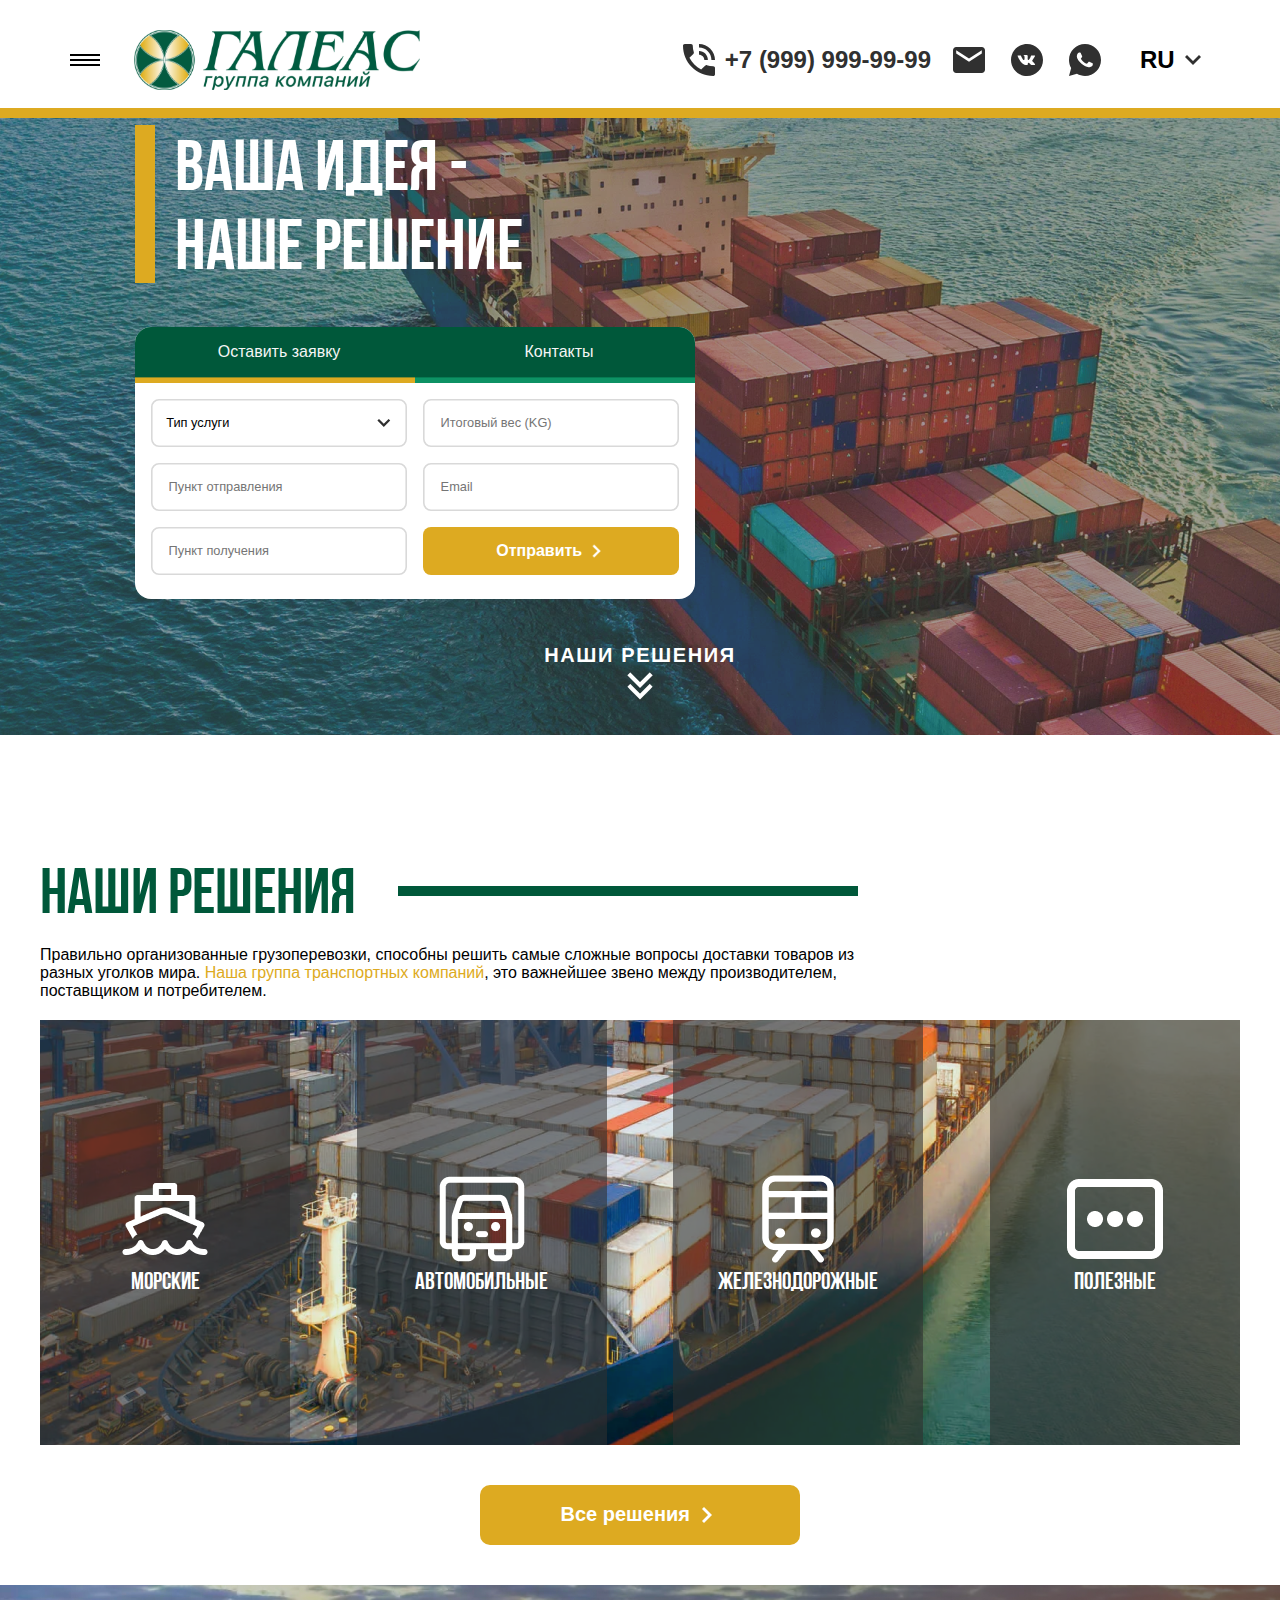
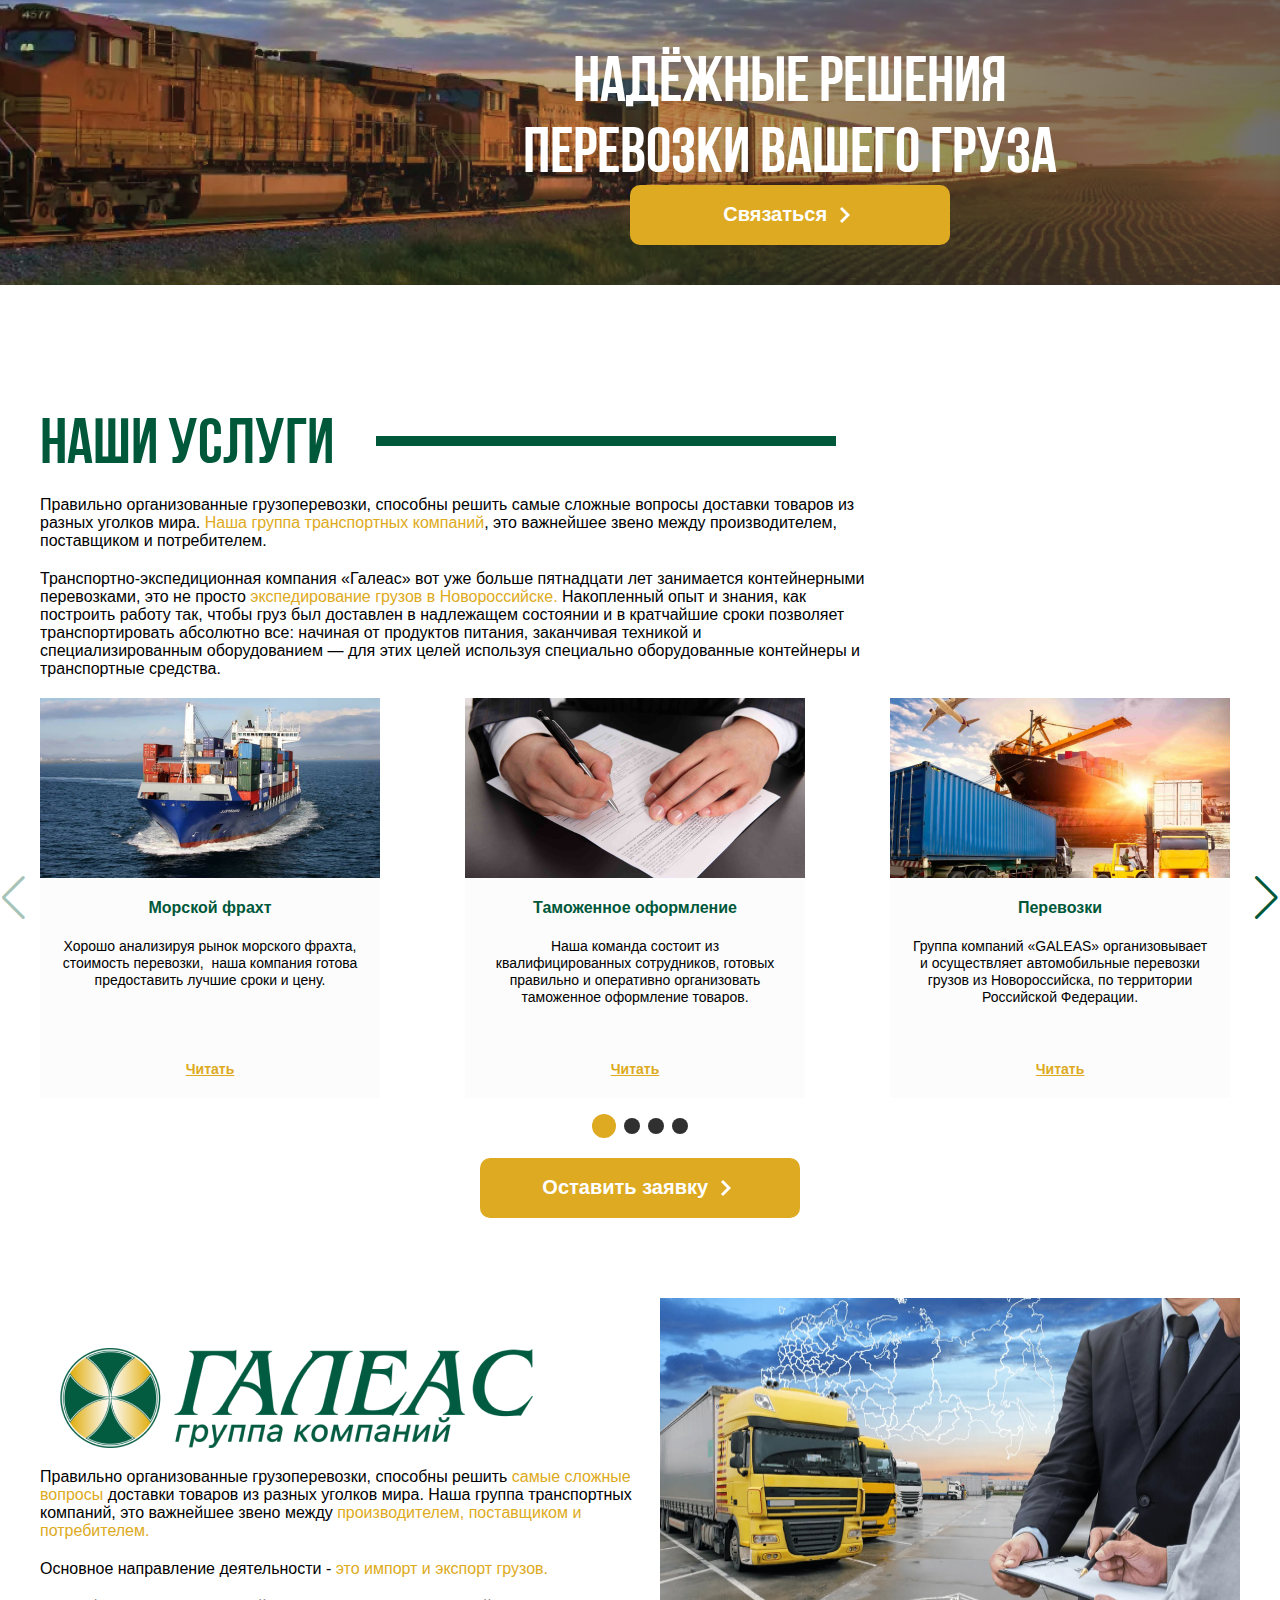
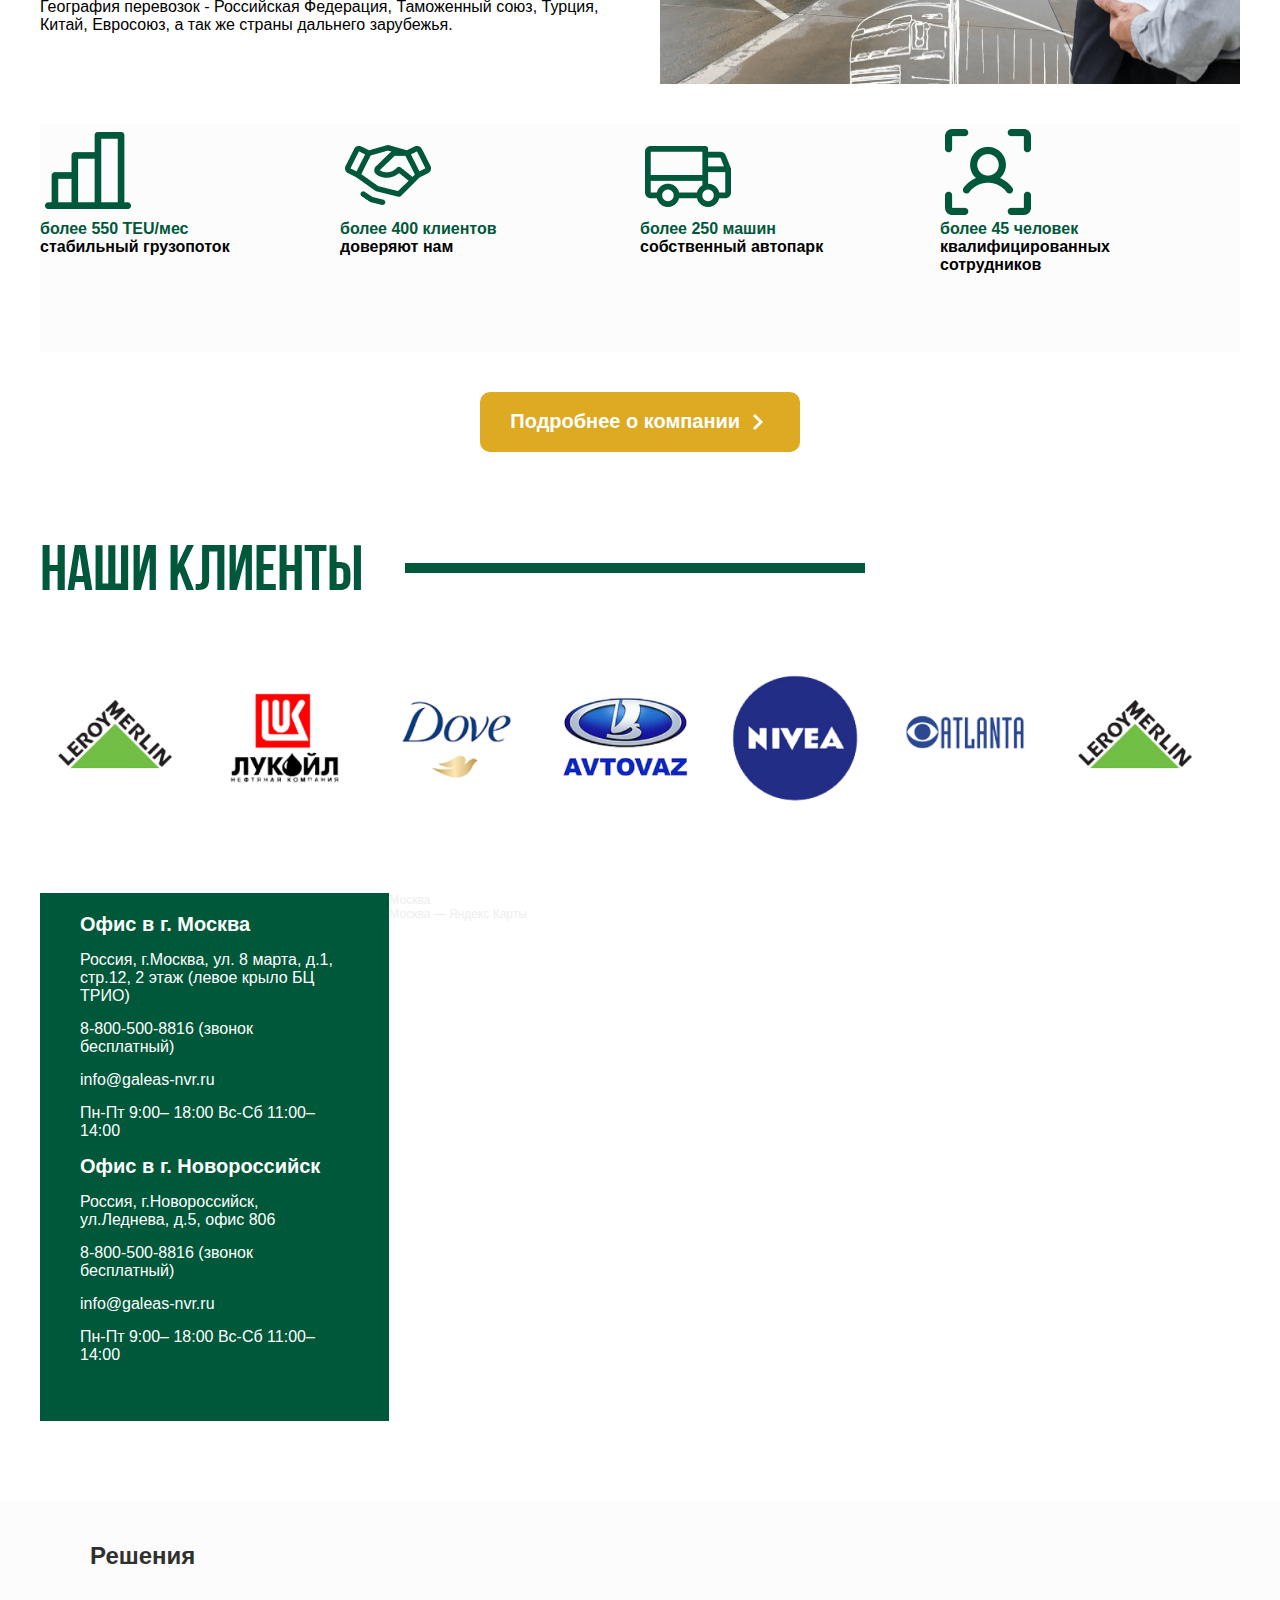
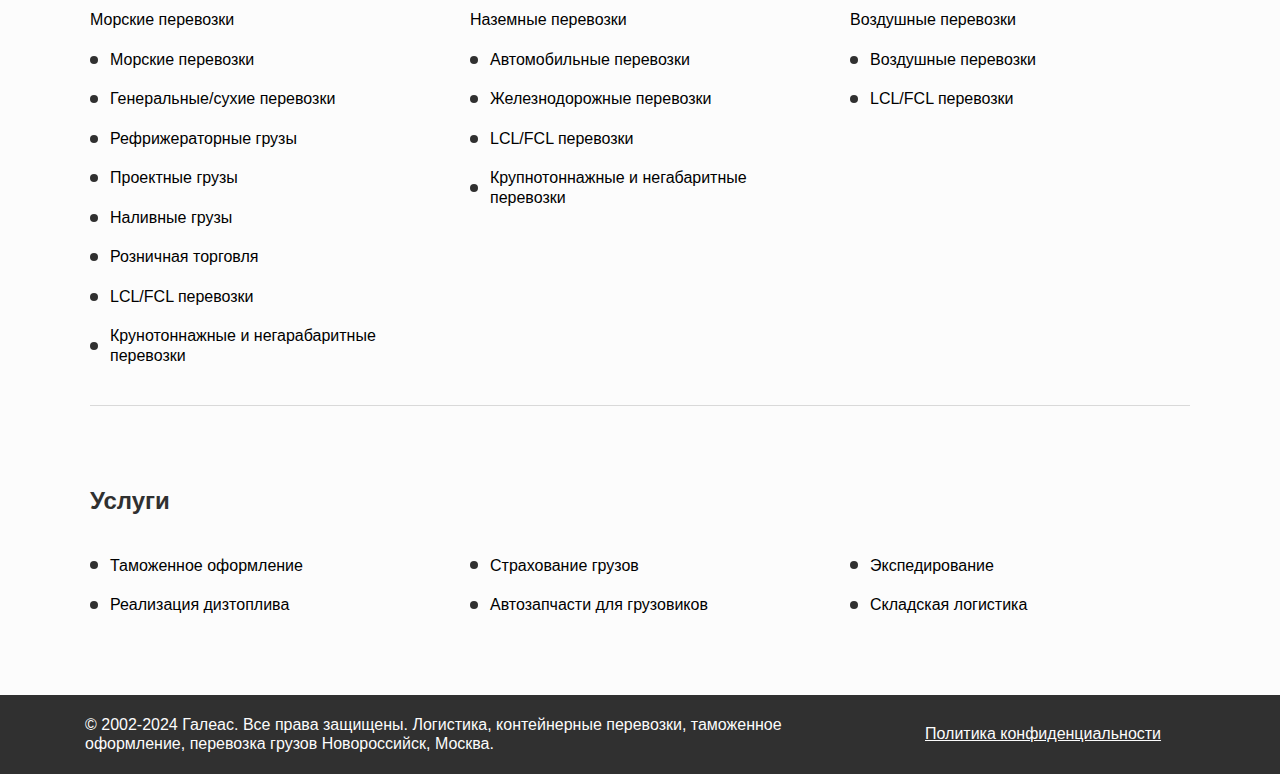
<file: index.html>
<!DOCTYPE html>
<html lang="en">
<head>
    <meta charset="UTF-8">
    <meta name="viewport" content="width=device-width, initial-scale=1.0">
    <title>Document</title>
    <link rel="stylesheet" href="./css/reset.css">
    <link rel="stylesheet" href="./css/main.css">
    <link rel="stylesheet" href="./css/solutions.css">
    <link rel="stylesheet" href="./css/menu.css">
    <link
        rel="stylesheet"
        href="https://cdn.jsdelivr.net/npm/swiper@11/swiper-bundle.min.css"
        />
    <link rel="stylesheet" href="./css/slider.css">
    
    <link rel="stylesheet" href="./css/selector.css">
    <link rel="stylesheet" href="./css/dropdown_lang.css">
    <link rel="stylesheet" href="./css/dropdown_lang_mobile.css">
    <script src="https://cdn.jsdelivr.net/npm/swiper@11/swiper-bundle.min.js"></script>
    
</head>
<body>
    <header class="header">
        <div class="header__flex">
            <div class="header__container">
                <div class="menu-btn">
                    <span></span>
                    <span></span>
                    <span></span>
                </div>
                <div class="menu ">
                    <div class="menu_btn_container">
                        <button class="menu-solutions">Решения</button>
                        <button class="menu-service">Услуги</button>
                        <button class="menu-industry">Отрасли</button>
                        <button class="menu-options">О нас</button>
                        <button class="menu-news">Новости</button>
                        <button class="menu-sotrudnik">Сотрудничество</button>
                        <button class="menu-vacation">Вакансии</button>
                        <button class="menu-faq">FAQ</button>

                        <div class="menu-container">
                            
                        </div>

                        <button class="menu-solutions_mobile">Решения</button>
                            <div class="menu_moba hide_mobile_menu">

                                <button class="button_mobile_shipping button_hiderr">Морские перевозки</button>

                                    <div class="menu_btn_container2 active_shipping hide1">
                                        <a href="#">Морские перевозки</a>
                                        <a href="#">Генеральные/сухие перевозки</a> 
                                        <a href="#">Рефрижераторные грузы</a>
                                        <a href="#">Проектные грузы</a>
                                        <a href="#">Наливные грузы</a>
                                        <a href="#">Розничная торговля</a>
                                        <a href="#">LCL/FCL перевозки</a>
                                        <a href="#">Крупнотоннажные и негабаритные перевозки</a>
                                    </div>

                                    <button class="car-mobile button_hiderr">Наземные перевозки</button>
                                                
                                    <div class="menu_btn_container2 active_car hide2">
                                        <a href="#">Автомобильные перевозки</a>
                                        <a href="#">Железнодорожные перевозки</a>
                                        <a href="#">LCL/FCL перевозки</a>
                                        <a href="#">Крупнотоннажные и<br> негабаритные перевозки</a>
                                    </div>

                                <button class="button_mobile_train button_hiderr">Воздушные перевозки </button>
                                    <div class="menu_btn_container2 active_train hide5">
                                        <a href="#">Воздушные перевозки</a>
                                        <a href="#">LCL/FCL перевозки</a>
                                    </div>

                                <button class="button_mobile_info button_hiderr"></button>
                                    <div class="menu_btn_container2 active_info hide4">
                                        <a href="#">Воздушные перевозки</a>
                                        <a href="#">LCL/FCL перевозки</a>
                                    </div>
                            </div>
                    
                        <button class="menu-service_mobile">Услуги</button>
                        <button class="menu-industry_mobile">Отрасли</button>
                        <button class="menu-options_mobile">О нас</button>
                        <button class="menu-news_mobile">Новости</button>
                        <button class="menu-sotrudnik_mobile">Сотрудничество</button>
                        <button class="menu-vacation_mobile">Вакансии</button>
                        <button class="menu-faq_mobile">FAQ</button>
                    </div>




                    <div class="mobile_selector_lang">
                        <div class="lang_flex">
                            <div class="form-group__lang_mobile">
                                <div class="dropdown__lang">
                                    <button class="dropdown__button__lang_mobile">RU</button>
                                    <ul class="dropdown__list__lang_mobile">
                                        <li class="dropdown__list-item__lang" data-value="option">Английский</li>
                                        <li class="dropdown__list-item__lang" data-value="option">Русский</li>
                                        <li class="dropdown__list-item__lang" data-value="option">Польский</li>
                                        <li class="dropdown__list-item__lang" data-value="option">Немецкий</li>
                                    </ul>
                                    <input type="text" name="select-category" value="" class="dropdown__input-hidden">
                                </div>
                            </div>
                        </div>
                    </div>

                    <hr class="hr__title_mobile">

                    <div class="contacs_mobile">
                        <a href="tel:+79999999999" class="header__phone_mobile">
                            <img src="./imgs/icons/tel.svg" class="phone_img_mobile" alt="Телефон">
                            <strong class="number">+7 (999) 999-99-99</strong>
                        </a>
                        <div class="header__socials_mobile">
                            <a href="#" class="header__social_mobile">
                                <img src="./imgs/icons/mail.svg" alt="Почта">
                            </a>
            
                            <a href="#" class="header__social_mobile">
                                <img src="./imgs/icons/vk.svg" alt="VK">
                            </a>
            
                            <a href="#" class="header__social_mobile">
                                <img src="./imgs/icons/Whatsapp.svg" alt="Whats app">
                            </a>
                        </div>
            
                    </div>
                </div>

                <div id="closeMenuByBg" class="none" style="position: absolute; z-index: 9; width: 100vw; height: 100vh;">
                    
                </div>

                
                <div class="menu-solutions1 menu_vision2">
                        <div class="menu_btn_container2">
                            <button class="shipping_menu">Морские перевозки</button>
                            <button class="ground_transportation">Наземные перевозки</button>
                            <button class="air_transportation">Воздушные перевозки</button>
                        </div>
                </div>

                <div class="menu-service1 menu_vision3">
                    <div class="menu_btn_container2">
                        <button>Таможенное оформление</button>
                        <button>Страхование грузов</button>
                        <button>Экспедирование</button>
                        <button>Складская логистика</button>
                        <button>Реализация дизтоплива</button>
                        <button>Автозапчасти для грузовиков</button>
                    </div>
                </div>

                <div class="menu-industry1 menu_vision4">
                    <div class="menu_btn_container2">
                        <button>Сельское хозяйство</button>
                        <button>Автомобильная<br> промышленность</button>
                        <button>Химикаты, нефтехимия и<br> изделия из пластмасс</button>
                        <button>Продукты питания и <br>напитки</button>
                        <button>Фрукты и овощи</button>
                        <button>Горнодобывающая<br> промышленность</button>
                        <button>Фармацевтическая<br> продукция</button>
                        <button>Розничная торговля</button>
                        <button>Проектная логистика</button>
                        <button>Крупнотоннажные и<br> негабаритные грузы</button>
                    </div>
                </div>

                <div class="menu-options1 menu_vision5">
                    <div class="menu_btn_container2">
                        <button>О компании</button>
                        <button>Руководство компании</button>
                        <button>Миссия и ценности</button>
                        <button>История</button>
                        <button>Реквизиты</button>
                        <button>Портфолио</button>
                        <button>Наши партнёры</button>
                    </div>
                </div>



                <div class="menu-solutions2 menu_vision_shiping">
                    <div class="menu_btn_container2">
                        <a href="#">Морские перевозки</a>
                        <a href="#">Генеральные/сухие перевозки</a>
                        <a href="#">Рефрижераторные грузы</a>
                        <a href="#">Проектные грузы</a>
                        <a href="#">Наливные грузы</a>
                        <a href="#">Розничная торговля</a>
                        <a href="#">LCL/FCL перевозки</a>
                        <a href="#">Крупнотоннажные и<br> негабаритные перевозки</a>
                    </div>
                </div>

                <div class="menu-solutions2-1 menu_vision_ground">
                    <div class="menu_btn_container2">
                        <a href="#">Автомобильные перевозки</a>
                        <a href="#">Железнодорожные перевозки</a>
                        <a href="#">LCL/FCL перевозки</a>
                        <a href="#">Крупнотоннажные и<br> негабаритные перевозки</a>
                    </div>
                </div>
                
                <div class="menu-solutions2-3 menu_vision_air">
                    <div class="menu_btn_container2">
                        <a href="#">Воздушные перевозки</a>
                        <a href="#">LCL/FCL перевозки</a>
                    </div>
                </div>


                <a href="#" class="header__logo">
                    <img src="./imgs/logo.svg" alt="Галеас">
                </a>          
            </div>
            <div class="header__wrapper">
                <a href="tel:+79999999999" class="header__phone">
                    <img src="./imgs/icons/tel.svg" class="phone_img" alt="Телефон">
                    <strong class="number">+7 (999) 999-99-99</strong>
                </a>
                <div class="header__socials">
                    <a href="#" class="header__social">
                        <img src="./imgs/icons/mail.svg" alt="Почта">
                    </a>
    
                    <a href="#" class="header__social">
                        <img src="./imgs/icons/vk.svg" alt="VK">
                    </a>
    
                    <a href="#" class="header__social">
                        <img src="./imgs/icons/Whatsapp.svg" alt="Whats app">
                    </a>
                </div>
    
                <div class="lang_flex">
                    <div class="form-group__lang">
                        <div class="dropdown__lang">
                            <button class="dropdown__button__lang">RU</button>
                            <ul class="dropdown__list__lang">
                                <li class="dropdown__list-item__lang" data-value="option">Английский</li>
                                <li class="dropdown__list-item__lang" data-value="option">Русский</li>
                                <li class="dropdown__list-item__lang" data-value="option">Польский</li>
                                <li class="dropdown__list-item__lang" data-value="option">Немецкий</li>
                            </ul>
                            <input type="text" name="select-category" value="" class="dropdown__input-hidden">
                        </div>
                    </div>
                </div>
            </div>
        </div>
    </header> 
    <header>
        <div class="header__background">
            <div class="info__text">
                <h1>ВАША ИДЕЯ -<br>
                    НАШЕ РЕШЕНИЕ
                </h1>
            </div>
            
            <div class="header__card">
                <div class="switch__card">
                    <button class="submit-focus switch__card__btn--active" id="submit">Оставить заявку</button>
                    <button  class="contact" id="contact">Контакты</button>
                </div>
                <div class="info__card" id="back__card__form">
                    <!-- <form action=""> -->
                        <div class="info__card__flex">
                            <div class="input1">
                                <div class="form-group">
                                    <div class="dropdown">
                                        <button class="dropdown__button">Тип услуги </button>
                                        <ul class="dropdown__list">
                                            <li class="dropdown__list-item" data-value="option">Тип услуги</li>
                                            <li class="dropdown__list-item" data-value="option">Тип услуги</li>
                                            <li class="dropdown__list-item" data-value="option">Тип услуги</li>
                                            <li class="dropdown__list-item" data-value="option">Тип услуги</li>
                                            <li class="dropdown__list-item" data-value="option">Тип услуги</li>
                                        </ul>
                                        <input type="text" name="select-category" value="" class="dropdown__input-hidden">
                                    </div>
                                </div>
                                <input class="wrapper__input" type="text" placeholder="Пункт отправления">
                                <input class="wrapper__input" type="text" placeholder="Пункт получения">
                            </div>
                            <div class="input2">
                                <input class="wrapper__input" type="text" placeholder="Итоговый вес (KG)">
                                <input class="wrapper__input" type="email" placeholder="Email">
                                <button class="button1 button2"  type="submit">Отправить <img src="./imgs/icons/right-bottom.png" alt=""></button>
                            </div>
                        </div>
                    <!-- </form> -->
                </div>
                <div class="back__card none" id="back__card__info">
                    <div class="info_back_card">
                        <img src="./imgs/icons/phone.png" alt=""><h1>+7 (999) 999-99-99</h1>
                    </div>
                    <div class="info_back_card">
                        <img src="./imgs/icons/mail.svg" alt=""><h1>pochtapochta@gmail.com</h1>
                    </div>
                    <div class="info_back_card">
                        <img src="./imgs/icons/Whatsapp.svg" alt=""><h1>+7 (999) 999-99-99</h1>
                    </div>
                    <div class="info_back_card">
                        <img src="./imgs/icons/vk.svg" alt=""><h1>vk.com/gruppagruppa</h1>
                    </div>
                </div>
            </div>
            <a href="#solutions__sections">
                <div class="more">
                    <div class="text">
                        <h5 id="sol__title" style="font-family: 'Montserrat' sans-serif; font-weight: 600; letter-spacing: 0.1rem; font-size: 20px; line-height: 1.2">НАШИ РЕШЕНИЯ</h5>
                    </div>
                    <div class="icon__img">
                        <img src="./imgs/icons/duble-bootom.png" alt="">
                    </div>
                </div>
            </a>
        </div>
    </header>
    <main>
        <section id="solutions__sections">
            <div class="content">
                <div class="solution__and__services">
                    <div class="title">
                        <h1>НАШИ РЕШЕНИЯ</h1> <hr class="green">
                    </div>
                        <div class="text__p">
                            <p>Правильно организованные грузоперевозки, способны решить самые сложные
                                вопросы доставки товаров из разных уголков мира.<label style="color: #DDAA21;"> Наша группа транспортных
                                компаний</label>, это важнейшее звено между производителем, поставщиком и
                                потребителем.
                            </p>
                        </div>
                </div>
    
    
                <div class="solution__card">
                    <div class="solution__background" id="sol-bg">
                        <div class="solution__flex">
                            <div class="card__wrapper card__wrapper--1">
                                <!-- <div class="front__card">
                                    <div class="img">
                                        <img src="./imgs/icons/boat.png" alt="">
                                    </div>
                                    <div class="card__front__text">
                                        <h1>Морские</h1>
                                    </div>
                                </div>
                                <div class="card__back">
                                    <img src="./imgs/icons/boat.png" alt="">
                                    <h1>Морские</h1>
                                    <ul>
                                        <li>Перевозки контейнерных грузов</li>
                                        <li>Перевозки негабаритных грузов</li>
                                        <li>Смешанные проектные мультимодальных задачи</li>
                                        <li>RO-RO перевозки на пароме</li>
                                    </ul>
                                </div> -->
                            
                                <div class="card">
                                    <div class="first-content">
                                        <div class="img">
                                            <img src="./imgs/icons/boat.png" alt="">
                                        </div>
                                        <div class="card__front__text">
                                            <h1>Морские</h1>
                                        </div>
                                    </div>
                                    <div class="second-content">
                                        <div class="second-content">
                                            <div class="second-content">
                                                <img src="./imgs/icons/boat.png" alt="">
                                                <h1>Морские</h1>
                                                <ul>
                                                    <li>Перевозки контейнерных грузов</li>
                                                    <li>Перевозки негабаритных грузов</li>
                                                    <li>Смешанные проектные мультимодальных задачи</li>
                                                    <li>RO-RO перевозки на пароме</li>
                                                </ul>
                                            </div>
                                        </div>
                                    </div>
                                </div>
                            </div>

    
                            <div class="card__wrapper " id="card__wrapper--2">
                                <!-- <div class="front__card">
                                    <div class="img">
                                        <img src="./imgs/icons/car.png" alt="">
                                    </div>
                                    <div class="card__front__text">
                                        <h1>Автомобильные</h1>
                                    </div>
                                </div>
                                <div class="card__back">
                                    <img class="card__back__img" src="./imgs/icons/car.png" alt="">
                                    
                                    <h1 class="card__back__txt">Автомобильные</h1>

                                    <ul>
                                        <li>Перевозки рефрижераторных контейнеров</li>
                                        <li>Контейнерные перевозки</li>
                                        <li>Негабаритные перевозки</li>
                                        <li>Перевозка опасных грузов</li>
                                        <li>Перевозка сборных грузов</li>
                                    </ul>
                                </div> -->
                                    <div class="card">
                                        <div class="first-content">
                                            <div class="img">
                                                <img src="./imgs/icons/car.png" alt="">
                                            </div>
                                            <div class="card__front__text">
                                                <h1>Автомобильные</h1>
                                            </div>
                                        </div>
                                        <div class="second-content">
                                            <div class="second-content">
                                                <img src="./imgs/icons/car.png" alt="">
                                                <h1>Автомобильные</h1>
                                                <ul>
                                                    <li>Перевозки рефрижераторных контейнеров</li>
                                                    <li>Контейнерные перевозки</li>
                                                    <li>Негабаритные перевозки</li>
                                                    <li>Перевозка опасных грузов</li>
                                                    <li>Перевозка сборных грузов</li>
                                                </ul>
                                            </div>
                                        </div>
                                    </div>
                            </div>
                    
    
                            <div class="card__wrapper " id="card__wrapper--3">
                                <!-- <div class="front__card">
                                    <div class="img">
                                        <img src="./imgs/icons/train.png" alt="">
                                    </div>
                                    <div class="card__front__text">
                                        <h1>Железнодорожные</h1>
                                    </div>
                                </div>
                                <div class="card__back">
                                    <img src="./imgs/icons/train.png" alt="">
                                    <h1>Железнодорожные</h1>
                                    <ul>
                                        <li>Перевозки контейнеров “Трансконтейнер”<br>
                                            Новороссийск - Регионы</li>
                                        <li>Перевозка линейных контейнеров<br>
                                            Владивосток - Регионы</li>
                                        <li>Перевозка скорыми поездами<br>
                                            Китай - Москва</li>
                                    </ul>
                                </div> -->
                                <div class="card">
                                    <div class="first-content">
                                        <div class="img">
                                            <img src="./imgs/icons/train.png" alt="">
                                        </div>
                                        <div class="card__front__text">
                                            <h1>Железнодорожные</h1>
                                        </div>
                                    </div>
                                    <div class="second-content">
                                        <div class="second-content">
                                            <img src="./imgs/icons/train.png" alt="">
                                            <h1>Железнодорожные</h1>
                                            <ul>
                                                <li>Перевозки контейнеров “Трансконтейнер”<br>
                                                    Новороссийск - Регионы</li>
                                                <li>Перевозка линейных контейнеров<br>
                                                    Владивосток - Регионы</li>
                                                <li>Перевозка скорыми поездами<br>
                                                    Китай - Москва</li>
                                            </ul>
                                        </div>
                                    </div>
                                </div>
                            </div>
                            
    
    
                            <div class="card__wrapper " id="card__wrapper--4">
                                <!-- <div class="front__card">
                                    <div class="img">
                                        <img src="./imgs/icons/info.png" alt="">
                                    </div>
                                    <div class="card__front__text">
                                        <h1>Полезные</h1>
                                    </div>
                                </div>
                                <div class="card__back">
                                    <img src="./imgs/icons/info.png" alt="">
                                    <h1>Полезные</h1>
                                    <ul>
                                        <li>Таможенное оформление</li>
                                        <li>Страхование</li>
                                        <li>Маркировка</li>
                                        <li>Экспедирование</li>
                                    </ul>
                                </div> -->

                                <div class="card">
                                    <div class="first-content">
                                        <div class="img">
                                            <img src="./imgs/icons/info.png" alt="">
                                        </div>
                                        <div class="card__front__text">
                                            <h1>Полезные</h1>
                                        </div>
                                    </div>
                                    <div class="second-content">
                                        <img src="./imgs/icons/info.png" alt="">
                                        <h1>Полезные</h1>
                                        <ul>
                                            <li>Таможенное оформление</li>
                                            <li>Страхование</li>
                                            <li>Маркировка</li>
                                            <li>Экспедирование</li>
                                        </ul>
                                    </div>
                                </div>
                            </div>
                        </div>
                    </div>
    
                </div>
                <div class="scroll_wrapper_mobile">
                    <div class="soilution__card__mobile">
                        <div class="solution_flex_mobile">
                            <div class="card_wrapper_mobile">
                                <div class="solution_background__mobile background_1">
                                    <div class="front_card_mobile">
                                        <div class="front_card_mobile_flex">
                                            <div class="img_mobile">
                                                <img src="./imgs/icons/boat.png" alt="">
                                            </div>
                                            <div class="card__front__text_mobile">
                                                <h1>Морские</h1>
                                            </div>
                                        </div>
                                        
                                        <div class="card_info_mobile">
                                            <ul>
                                                <div class="info_li">
                                                    <img src="./imgs/icons/box.png" alt="">
                                                    <li>Перевозки контейнерных грузов</li>
                                                </div>
        
                                                <div class="info_li">
                                                    <img src="./imgs/icons/box.png" alt="">
                                                    <li>Перевозки негабаритных грузов</li>
                                                </div>
        
                                                <div class="info_li">
                                                    <img src="./imgs/icons/box.png" alt="">
                                                    <li>Смешанные проектные мультимодальных задачи</li>
                                                </div>
        
                                                <div class="info_li">
                                                    <img src="./imgs/icons/box.png" alt="">
                                                    <li>RO-RO перевозки на пароме</li>
                                                </div>
                                            </ul>
                                        </div>
                                    </div>
                                </div>
                            </div>
                        </div>
                    </div>

                    <div class="soilution__card__mobile">
                        <div class="solution_flex_mobile">
                            <div class="card_wrapper_mobile">
                                <div class="solution_background__mobile background_2">
                                    <div class="front_card_mobile">
                                        <div class="front_card_mobile_flex">
                                            <div class="img_mobile">
                                                <img src="./imgs/icons/car.png" alt="">
                                            </div>
                                            <div class="card__front__text_mobile">
                                                <h1>Автомобильные</h1>
                                            </div>
                                        </div>
                                        
                                        <div class="card_info_mobile">
                                            <ul>
                                                <div class="info_li">
                                                    <img src="./imgs/icons/box.png" alt="">
                                                    <li>Перевозки рефрижераторных контейнеров</li>
                                                </div>
        
                                                <div class="info_li">
                                                    <img src="./imgs/icons/box.png" alt="">
                                                    <li>Контейнерные перевозки</li>
                                                </div>
        
                                                <div class="info_li">
                                                    <img src="./imgs/icons/box.png" alt="">
                                                    <li>Негабаритные перевозки</li>
                                                </div>
        
                                                <div class="info_li">
                                                    <img src="./imgs/icons/box.png" alt="">
                                                    <li>Перевозка опасных грузов</li>
                                                </div>

                                                <div class="info_li">
                                                    <img src="./imgs/icons/box.png" alt="">
                                                    <li>Перевозка сборных грузов</li>
                                                </div>
                                            </ul>
                                        </div>
                                    </div>
                                </div>
                            </div>
                        </div>
                    </div>

                    <div class="soilution__card__mobile">
                        <div class="solution_flex_mobile">
                            <div class="card_wrapper_mobile">
                                <div class="solution_background__mobile background_3">
                                    <div class="front_card_mobile">
                                        <div class="front_card_mobile_flex">
                                            <div class="img_mobile">
                                                <img src="./imgs/icons/train.png" alt="">
                                            </div>
                                            <div class="card__front__text_mobile">
                                                <h1>Железнодорожные</h1>
                                            </div>
                                        </div>
                                        
                                        <div class="card_info_mobile">
                                            <ul>
                                                <div class="info_li">
                                                    <img src="./imgs/icons/box.png" alt="">
                                                    <li>Перевозки контейнеров “Трансконтейнер”
                                                        Новороссийск - Регионы</li>
                                                </div>
        
                                                <div class="info_li">
                                                    <img src="./imgs/icons/box.png" alt="">
                                                    <li>Перевозка линейных контейнеров
                                                        Владивосток - Регионы</li>
                                                </div>
        
                                                <div class="info_li">
                                                    <img src="./imgs/icons/box.png" alt="">
                                                    <li>Перевозка скорыми поездами
                                                        Китай - Москва</li>
                                                </div>
        
                                            </ul>
                                        </div>
                                    </div>
                                </div>
                            </div>
                        </div>
                    </div>

                    <div class="soilution__card__mobile">
                        <div class="solution_flex_mobile">
                            <div class="card_wrapper_mobile">
                                <div class="solution_background__mobile background_4">
                                    <div class="front_card_mobile">
                                        <div class="front_card_mobile_flex">
                                            <div class="img_mobile">
                                                <img src="./imgs/icons/info.png" alt="">
                                            </div>
                                            <div class="card__front__text_mobile">
                                                <h1>Полезные</h1>
                                            </div>
                                        </div>
                                        
                                        <div class="card_info_mobile">
                                            <ul>
                                                <div class="info_li">
                                                    <img src="./imgs/icons/box.png" alt="">
                                                    <li>Таможенное оформление</li>
                                                </div>
        
                                                <div class="info_li">
                                                    <img src="./imgs/icons/box.png" alt="">
                                                    <li>Страхование</li>
                                                </div>
        
                                                <div class="info_li">
                                                    <img src="./imgs/icons/box.png" alt="">
                                                    <li>Маркировка</li>
                                                </div>
        
                                                <div class="info_li">
                                                    <img src="./imgs/icons/box.png" alt="">
                                                    <li>Экспедирование</li>
                                                </div>
                                            </ul>
                                        </div>
                                    </div>
                                </div>
                            </div>
                        </div>
                    </div>
                </div>



                <div class="solution__button">
                    <button class="button1">Все решения <img src="./imgs/icons/right-bottom.png" alt=""></button>
                </div>
            </div>
    
            
            <div class="banner">
                <div class="banner__info">
                    <div class="banner__text">
                        <h1 class="banner__h1">НАДЁЖНЫЕ РЕШЕНИЯ</h1>
                        <h1 class="banner__h1__2">ПЕРЕВОЗКИ ВАШЕГО ГРУЗА</h1>
                    </div>
                    <button class="button1">Связаться <img src="./imgs/icons/right-bottom.png" alt=""></button>
                </div>
            </div>
        </section>
        
        <section>
            <div class="content">
                <div class="solution__and__services">
                    <div class="title">
                        <h1>НАШИ УСЛУГИ</h1> <hr class="green">
                    </div>
                        <div class="text__p">
                            <p>
                                Правильно организованные грузоперевозки, способны решить самые сложные
                                вопросы доставки товаров из разных уголков мира. <label style="color: #DDAA21;">Наша группа транспортных
                                компаний</label>, это важнейшее звено между производителем, поставщиком и
                                потребителем.
                            </p>
                            <p>
                                Транспортно-экспедиционная компания «Галеас» вот уже больше пятнадцати лет занимается
                                контейнерными перевозками, это не просто <label style="color: #DDAA21;">экспедирование грузов в Новороссийске.</label>
                                Накопленный опыт и знания, как построить работу так, чтобы груз был доставлен в надлежащем
                                состоянии и в кратчайшие сроки позволяет транспортировать абсолютно все: начиная от
                                продуктов питания, заканчивая техникой и специализированным оборудованием — для этих
                                целей используя специально оборудованные контейнеры и транспортные средства.
                            </p>
                        </div>
                </div>
                <!-- Slider main container -->
                <div class="swiper__container">
                    <div class="swiper">
                        <!-- Additional required wrapper -->
                        <div class="swiper-wrapper">
                            <!-- Slides -->
                            <div class="swiper-slide">
                                <img src="./imgs/boat_slide.png" alt="" class="swiper__img">
                                <div class="swiper__content">
                                    <div class="swiper__wrapper">
                                        <h3 class="swiper__title">
                                            Морской фрахт
                                        </h3>
                                        <p class="swiper__txt">
                                            Хорошо анализируя рынок морского фрахта, стоимость перевозки,  наша компания готова предоставить лучшие сроки и цену.
                                        </p>                                
                                    </div>

                                    <a href="#" class="swiper__link">Читать</a>
                                </div>
                            </div>
                            <div class="swiper-slide">
                                <img src="./imgs/bumaga-slide.png" alt="" class="swiper__img">
                                <div class="swiper__content">
                                    <div class="swiper__wrapper">
                                        <h3 class="swiper__title">
                                            Таможенное оформление
                                        </h3>
                                        <p class="swiper__txt">
                                            Наша команда состоит из квалифицированных сотрудников, готовых правильно и оперативно организовать таможенное оформление товаров.
                                        </p>                                
                                    </div>

                                    <a href="#" class="swiper__link">Читать</a>
                                </div>
                            </div>
                            <div class="swiper-slide">
                                <img src="./imgs/3-slide.png" alt="" class="swiper__img">
                                <div class="swiper__content">
                                    <div class="swiper__wrapper">
                                        <h3 class="swiper__title">
                                            Перевозки
                                        </h3>
                                        <p class="swiper__txt">
                                            Группа компаний «GALEAS» организовывает и осуществляет автомобильные перевозки грузов из Новороссийска, по территории Российской Федерации.
                                        </p>                                
                                    </div>

                                    <a href="#" class="swiper__link">Читать</a>
                                </div>
                            </div>
                            <div class="swiper-slide">
                                <img src="./imgs/4-slide.png" alt="" class="swiper__img">
                                <div class="swiper__content">
                                    <div class="swiper__wrapper">
                                        <h3 class="swiper__title">
                                            Страхование грузов
                                        </h3>
                                        <p class="swiper__txt">
                                            Страхование грузов в Новороссийске или страхование морской перевозки,  это верный подход при планировании поставок.
                                    </div>

                                    <a href="#" class="swiper__link">Читать</a>
                                </div>
                            </div>
                            <div class="swiper-slide">
                                <img src="./imgs/boat_slide.png" alt="" class="swiper__img">
                                <div class="swiper__content">
                                    <div class="swiper__wrapper">
                                        <h3 class="swiper__title">
                                            Морской фрахт
                                        </h3>
                                        <p class="swiper__txt">
                                            Хорошо анализируя рынок морского фрахта, стоимость перевозки,  наша компания готова предоставить лучшие сроки и цену.
                                        </p>                                
                                    </div>

                                    <a href="#" class="swiper__link">Читать</a>
                                </div>
                            </div>
                            <div class="swiper-slide">
                                <img src="./imgs/bumaga-slide.png" alt="" class="swiper__img">
                                <div class="swiper__content">
                                    <div class="swiper__wrapper">
                                        <h3 class="swiper__title">
                                            Таможенное оформление
                                        </h3>
                                        <p class="swiper__txt">
                                            Наша команда состоит из квалифицированных сотрудников, готовых правильно и оперативно организовать таможенное оформление товаров.
                                        </p>                                
                                    </div>

                                    <a href="#" class="swiper__link">Читать</a>
                                </div>
                            </div>
                        </div>
                    
                        <!-- If we need scrollbar -->
                        <div class="swiper-scrollbar"></div>
                    </div>      
                    
                    <!-- If we need pagination -->
                    <div class="swiper-pagination"></div>

                    <!-- If we need navigation buttons -->
                    <div class="swiper-button-prev"></div>
                    <div class="swiper-button-next"></div>
                </div>

                    

                <div style="display: flex; justify-content: center; margin-top: 60px;">   
                    <button class="button1">Оставить заявку <img src="./imgs/icons/right-bottom.png" alt=""></button>
                </div>  
            </div>
        </section>

        <div class="inner"></div>
        
        <section>
            <div class="content">
                <div class="more_flex">
                    <div class="more__compani">
                        <img class="more__section" src="./imgs/лого_новое_галеас_2023 1.png" alt="">
                        <div class="text__p">
                            <p style="margin-top: 20px;">
                                Правильно организованные грузоперевозки, способны решить <label class="label__text">самые сложные
                                вопросы</label> доставки товаров из разных уголков мира. Наша группа транспортных
                                компаний, это важнейшее звено между <label class="label__text">производителем, поставщиком и
                                потребителем.</label>
                            </p>
                            <p style="margin-top: 20px; margin-bottom: 20px;">
                                Основное направление деятельности -<label class="label__text"> это импорт и экспорт грузов.</label>
                            </p>
                            <p>
                                География перевозок - Российская Федерация, Таможенный союз, Турция, Китай,
                                Евросоюз, а так же страны дальнего зарубежья.
                            </p>
                        </div>
                    </div>
                    <img class="more__section mobile__more" src="./imgs/more_section.png" alt="">
                </div>
            

                <div class="info__compani">
                    <div class="info__compani__card">
                        <img src="./imgs/icons/рейтинг.png" alt="">
                        <p><label class="label__p">более 550 TEU/мес </label><br>стабильный грузопоток</p>
                    </div>
                    <div class="info__compani__card">
                        <img src="./imgs/icons/рукопожатие.png" alt="">
                        <p><label class="label__p">более 400 клиентов</label><br>доверяют нам</p>
                    </div>
                    <div class="info__compani__card">
                        <img src="./imgs/icons/грузовик.png" alt="">
                        <p><label class="label__p">более 250 машин </label><br>собственный автопарк</p>
                    </div>
                    <div class="info__compani__card">
                        <img src="./imgs/icons/сотрудник.png" alt="">
                        <p><label class="label__p">более 45 человек </label><br>квалифицированных <br>сотрудников</p>
                    </div>
                </div>
                <div class="button__info__compani">
                    <button class="button1">Подробнее о компании <img src="./imgs/icons/right-bottom.png" alt=""></button>
                </div>
            </div>
        </section>
        
        <div class="inner"></div>
        
        <section>
            <div class="content">
                <div class="our__clients">
                    <div class="title">
                        <h1>НАШИ КЛИЕНТЫ</h1> <hr class="green">
                    </div>
                    <div class="our__clients__logo outer-container">
                        <div class="marquee clients__logo__flex inner-container">
                            <img class="slide" src="./imgs/Leroy_merlin.png" alt="">
                            <img class="slide" src="./imgs/Лукойл.png" alt="">
                            <img class="slide" src="./imgs/Dove.png" alt="">
                            <img class="slide" src="./imgs/avtovas.png" alt="">
                            <img class="slide" src="./imgs/nivea.png" alt="">
                            <img class="slide" src="./imgs/atlanta.png" alt="">

                            <img class="slide" src="./imgs/Leroy_merlin.png" alt="">
                            <img class="slide" src="./imgs/Лукойл.png" alt="">
                            <img class="slide" src="./imgs/Dove.png" alt="">
                            <img class="slide" src="./imgs/avtovas.png" alt="">
                            <img class="slide" src="./imgs/nivea.png" alt="">
                            <img class="slide" src="./imgs/atlanta.png" alt="">

                            <img class="slide" src="./imgs/Leroy_merlin.png" alt="">
                            <img class="slide" src="./imgs/Лукойл.png" alt="">
                            <img class="slide" src="./imgs/Dove.png" alt="">
                            <img class="slide" src="./imgs/avtovas.png" alt="">
                            <img class="slide" src="./imgs/nivea.png" alt="">
                            <img class="slide" src="./imgs/atlanta.png" alt="">

                            <img class="slide" src="./imgs/Leroy_merlin.png" alt="">
                            <img class="slide" src="./imgs/Лукойл.png" alt="">
                            <img class="slide" src="./imgs/Dove.png" alt="">
                            <img class="slide" src="./imgs/avtovas.png" alt="">
                            <img class="slide" src="./imgs/nivea.png" alt="">
                            <img class="slide" src="./imgs/atlanta.png" alt="">

                            <img class="slide" src="./imgs/Leroy_merlin.png" alt="">
                            <img class="slide" src="./imgs/Лукойл.png" alt="">
                            <img class="slide" src="./imgs/Dove.png" alt="">
                            <img class="slide" src="./imgs/avtovas.png" alt="">
                            <img class="slide" src="./imgs/nivea.png" alt="">
                            <img class="slide" src="./imgs/atlanta.png" alt="">

                            <img class="slide" src="./imgs/Leroy_merlin.png" alt="">
                            <img class="slide" src="./imgs/Лукойл.png" alt="">
                            <img class="slide" src="./imgs/Dove.png" alt="">
                            <img class="slide" src="./imgs/avtovas.png" alt="">
                            <img class="slide" src="./imgs/nivea.png" alt="">
                            <img class="slide" src="./imgs/atlanta.png" alt="">

                            <img class="slide" src="./imgs/Leroy_merlin.png" alt="">
                            <img class="slide" src="./imgs/Лукойл.png" alt="">
                            <img class="slide" src="./imgs/Dove.png" alt="">
                            <img class="slide" src="./imgs/avtovas.png" alt="">
                            <img class="slide" src="./imgs/nivea.png" alt="">
                            <img class="slide" src="./imgs/atlanta.png" alt="">

                            <img class="slide" src="./imgs/Leroy_merlin.png" alt="">
                            <img class="slide" src="./imgs/Лукойл.png" alt="">
                            <img class="slide" src="./imgs/Dove.png" alt="">
                            <img class="slide" src="./imgs/avtovas.png" alt="">
                            <img class="slide" src="./imgs/nivea.png" alt="">
                            <img class="slide" src="./imgs/atlanta.png" alt="">

                            <img class="slide" src="./imgs/Leroy_merlin.png" alt="">
                            <img class="slide" src="./imgs/Лукойл.png" alt="">
                            <img class="slide" src="./imgs/Dove.png" alt="">
                            <img class="slide" src="./imgs/avtovas.png" alt="">
                            <img class="slide" src="./imgs/nivea.png" alt="">
                            <img class="slide" src="./imgs/atlanta.png" alt="">
                        </div>
                    </div>
                </div>
                <div class="inner"></div>
                <div class="map">
                    <div class="mobi_map" style="position:relative;overflow:hidden;"><a href="https://yandex.kz/maps/ru/213/moscow/?utm_medium=mapframe&utm_source=maps" style="color:#eee;font-size:12px;position:absolute;top:0px;">Москва</a><a href="https://yandex.kz/maps/ru/213/moscow/?ll=37.596623%2C55.780745&utm_medium=mapframe&utm_source=maps&z=12.35" style="color:#eee;font-size:12px;position:absolute;top:14px;">Москва — Яндекс Карты</a><iframe src="https://yandex.kz/map-widget/v1/?ll=37.596623%2C55.780745&z=12.35" width="560" height="400" frameborder="1" allowfullscreen="true" style="position:relative;"></iframe></div>
                    <div class="map__flex">
                        <div class="info__map">
                            <div class="info__map__text1">
                                <ul>
                                    <li><button class="map_swipe">Офис в г. Москва</button></li>
                                    <li>Россия, г.Москва, ул. 8 марта, д.1, стр.12, 2 этаж (левое крыло БЦ ТРИО)</li>
                                    <li>8-800-500-8816 (звонок бесплатный)</li>
                                    <li>info@galeas-nvr.ru</li>
                                    <li>Пн-Пт 9:00– 18:00 Вс-Сб 11:00– 14:00</li>
                                </ul>
                            </div>
                            <div class="info__map__text1">
                                <ul>
                                    <li><button class="map_swipe">Офис в г. Новороссийск</button></li>
                                    <li>Россия, г.Новороссийск, ул.Леднева, д.5, офис 806</li>
                                    <li>8-800-500-8816 (звонок бесплатный)</li>
                                    <li>info@galeas-nvr.ru</li>
                                    <li>Пн-Пт 9:00– 18:00 Вс-Сб 11:00– 14:00</li>
                                </ul>
                            </div>
                        </div>
                        <div class="desktop" style="position:relative;overflow:hidden;"><a href="https://yandex.kz/maps/ru/213/moscow/?utm_medium=mapframe&utm_source=maps" style="color:#eee;font-size:12px;position:absolute;top:0px;">Москва</a><a href="https://yandex.kz/maps/ru/213/moscow/?ll=37.596623%2C55.780745&utm_medium=mapframe&utm_source=maps&z=12.35" style="color:#eee;font-size:12px;position:absolute;top:14px;">Москва — Яндекс Карты</a><iframe src="https://yandex.kz/map-widget/v1/?ll=37.596623%2C55.780745&z=12.35" width="1200px" height="100%" frameborder="1" allowfullscreen="true" style="position:relative;"></iframe></div>
                    </div>
                </div>
                <!-- Solutions -->
            </div>
        </section>

        <div class="inner"></div>
        <section class="solutions container">
            <h2 class="solutions__title">Решения</h2>
            <div class="solutions__wrapper" style="
            border-bottom: 1px solid #D9D9D9;">
                <ul class="solution__col">
                    <li class="solution__item--title">Морские перевозки</li>
                    <li class="solution__item">Морские перевозки</li>
                    <li class="solution__item">Генеральные/сухие перевозки</li>
                    <li class="solution__item">Рефрижераторные грузы</li>
                    <li class="solution__item">Проектные грузы</li>
                    <li class="solution__item">Наливные грузы</li>
                    <li class="solution__item">Розничная торговля</li>
                    <li class="solution__item">LCL/FCL перевозки</li>
                    <li class="solution__item">Крунотоннажные и негарабаритные перевозки</li>
                </ul> 
                
                <ul class="solution__col">
                    <li class="solution__item--title">Наземные перевозки</li>
                    <li class="solution__item">Автомобильные перевозки</li>
                    <li class="solution__item">Железнодорожные перевозки</li>
                    <li class="solution__item">LCL/FCL перевозки</li>
                    <li class="solution__item">Крупнотоннажные и негабаритные перевозки</li>
                </ul> 

                <ul class="solution__col">
                    <li class="solution__item--title">Воздушные перевозки</li>
                    <li class="solution__item">Воздушные перевозки</li>
                    <li class="solution__item">LCL/FCL перевозки</li>
                </ul>
            </div>

        </section>

        <section class="solutions container">
            <h2 class="solutions__title">Услуги</h2>
            <div class="solutions__wrapper">
                <ul class="solution__col">
                    <li class="solution__item">Таможенное оформление</li>
                    <li class="solution__item">Реализация дизтоплива</li>
                </ul>

                <ul class="solution__col">
                    <li class="solution__item">Страхование грузов</li>
                    <li class="solution__item">Автозапчасти для грузовиков</li>
                </ul>

                <ul class="solution__col">
                    <li class="solution__item">Экспедирование</li>
                    <li class="solution__item">Складская логистика</li>
                </ul>
            </div>

        </section>
        
    </main>
    <footer class="footer">
        <div class="footer__txt">
            © 2002-2024 Галеас. Все права защищены. Логистика, контейнерные перевозки, таможенное оформление, перевозка грузов Новороссийск, Москва.
        </div>   
        <a href="#" class="footer__policy">Политика конфиденциальности</a>  
    </footer>
</body>
<script src="./js/dropdown_lang.js"></script>
<script src="./js/slider.js"></script>
<script src="./js/main.js"></script>
<script src="./js/dropdown.js"></script>
<script>
{
    const formBtn = document.getElementById('submit')
    const contactBtn = document.getElementById('contact')

    const form = document.getElementById('back__card__form')
    const info = document.getElementById('back__card__info')

    let window = false

    formBtn.onclick = () => {
        if (window) {
            form.classList.toggle('none')
            info.classList.toggle('none')

            formBtn.classList.toggle('switch__card__btn--active')
            contactBtn.classList.toggle('switch__card__btn--active')

            window = !window
        }  
    }

    contactBtn.onclick = () => {
        if (!window) {
            form.classList.toggle('none')
            info.classList.toggle('none')

            formBtn.classList.toggle('switch__card__btn--active')
            contactBtn.classList.toggle('switch__card__btn--active')

            window = !window 
        }
    }
}

{

    const bg = document.getElementById('sol-bg')
    const card2 = document.getElementById("card__wrapper--2")
    const card3 = document.getElementById("card__wrapper--3")
    const card4 = document.getElementById("card__wrapper--4")

    card2.onmouseover = () => {
        bg.classList.add('solution__background--2')
    }

    card2.onmouseout = () => {
        bg.classList.remove('solution__background--2')
    }

    card3.onmouseover = () => {
        bg.classList.add('solution__background--3')
    }

    card3.onmouseout = () => {
        bg.classList.remove('solution__background--3')
    }

    card4.onmouseover = () => {
        bg.classList.add('solution__background--4')
    }

    card4.onmouseout = () => {
        bg.classList.remove('solution__background--4')
    }
}
</script>
</html>
</file>
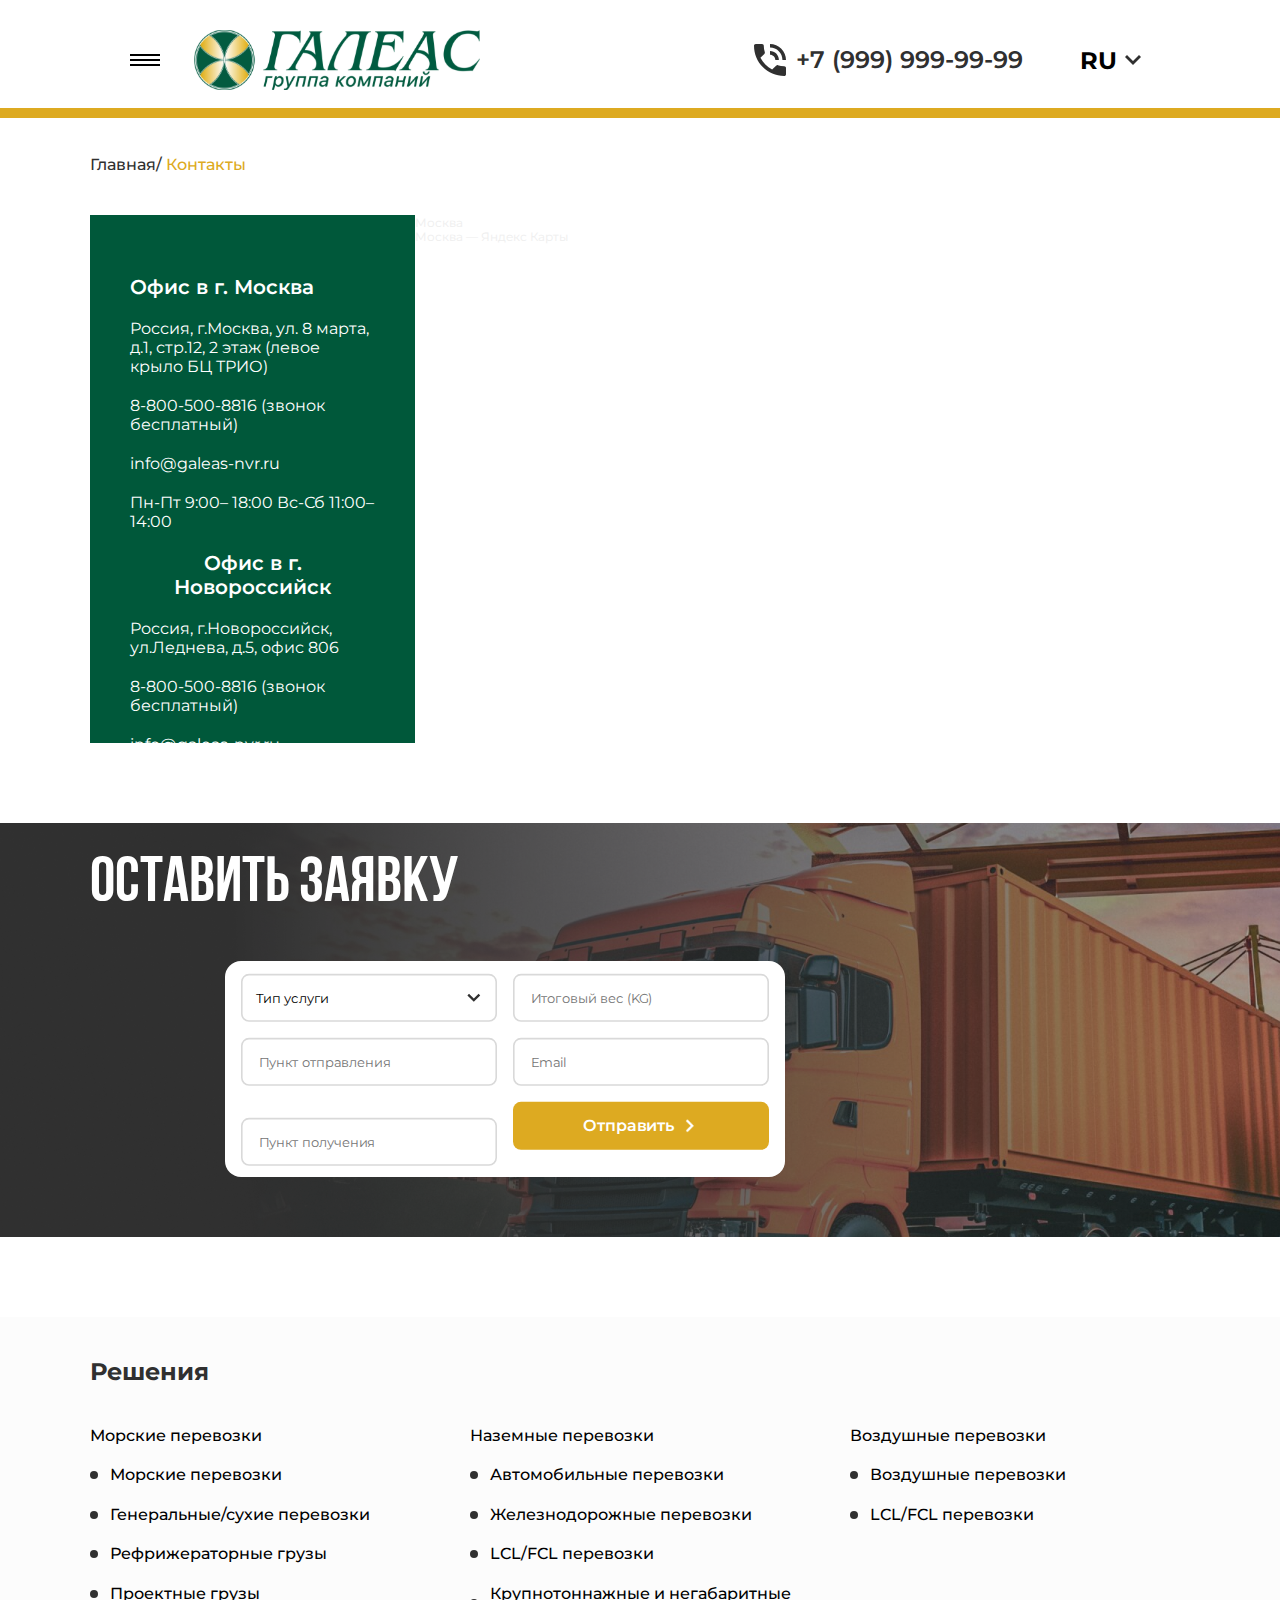
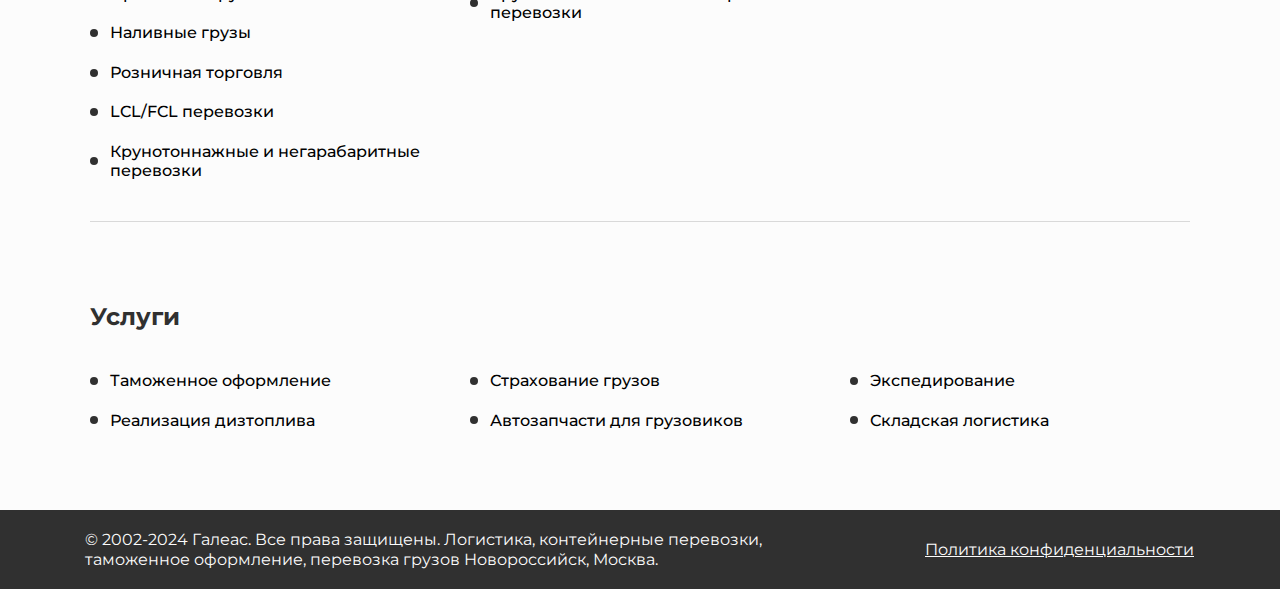
<file: contacs.html>
<!DOCTYPE html>
<html lang="en">
<head>
    <meta charset="UTF-8">
    <meta name="viewport" content="width=device-width, initial-scale=1.0">
    <title>Document</title>
    <link rel="stylesheet" href="./css/reset.css">
    <link rel="stylesheet" href="./css/main.css">
    <link rel="stylesheet" href="./css/btn.css">
    <link rel="stylesheet" href="./css/breadcrumbs.css">
    <link rel="stylesheet" href="./css/questions.css">
    <link rel="stylesheet" href="./css/solutions.css">
    <link rel="stylesheet" href="./css/footer.css">
    <link rel="stylesheet" href="./css/header.css">
    <link rel="stylesheet" href="./css/shipping.css">
    <link rel="stylesheet" href="./css/menu.css">
    <link rel="stylesheet" href="./css/slider.css">
    <link rel="stylesheet" href="./css/logistics.css">
    <link rel="stylesheet" href="./css/dropdown_lang_mobile.css">
    <link rel="stylesheet" href="./css/dropdown_lang.css">
    <link rel="stylesheet" href="./css/contacs.css">
    <link rel="stylesheet" href="./css/map.css">
</head>
<body>
    <header class="header">
        <div class="header__flex">
            <div class="header__container">
                <div class="menu-btn">
                    <span></span>
                    <span></span>
                    <span></span>
                </div>
                <div class="menu ">
                    <div class="menu_btn_container">
                        <button class="menu-solutions">Решения</button>
                        <button class="menu-service">Услуги</button>
                        <button class="menu-industry">Отрасли</button>
                        <button class="menu-options">О нас</button>
                        <button class="menu-news">Новости</button>
                        <button class="menu-sotrudnik">Сотрудничество</button>
                        <button class="menu-vacation">Вакансии</button>
                        <button class="menu-faq">FAQ</button>

                        <div class="menu-container">
                            
                        </div>

                        <button class="menu-solutions_mobile">Решения</button>
                            <div class="menu_moba hide_mobile_menu">

                                <button class="button_mobile_shipping button_hiderr">Морские перевозки</button>

                                    <div class="menu_btn_container2 active_shipping hide1">
                                        <a href="#">Морские перевозки</a>
                                        <a href="#">Генеральные/сухие перевозки</a> 
                                        <a href="#">Рефрижераторные грузы</a>
                                        <a href="#">Проектные грузы</a>
                                        <a href="#">Наливные грузы</a>
                                        <a href="#">Розничная торговля</a>
                                        <a href="#">LCL/FCL перевозки</a>
                                        <a href="#">Крупнотоннажные и негабаритные перевозки</a>
                                    </div>

                                    <button class="car-mobile button_hiderr">Наземные перевозки</button>
                                                
                                    <div class="menu_btn_container2 active_car hide2">
                                        <a href="#">Автомобильные перевозки</a>
                                        <a href="#">Железнодорожные перевозки</a>
                                        <a href="#">LCL/FCL перевозки</a>
                                        <a href="#">Крупнотоннажные и<br> негабаритные перевозки</a>
                                    </div>

                                <button class="button_mobile_train button_hiderr">Воздушные перевозки </button>
                                    <div class="menu_btn_container2 active_train hide5">
                                        <a href="#">Воздушные перевозки</a>
                                        <a href="#">LCL/FCL перевозки</a>
                                    </div>

                                <button class="button_mobile_info button_hiderr"></button>
                                    <div class="menu_btn_container2 active_info hide4">
                                        <a href="#">Воздушные перевозки</a>
                                        <a href="#">LCL/FCL перевозки</a>
                                    </div>
                            </div>
                    
                        <button class="menu-service_mobile">Услуги</button>
                        <button class="menu-industry_mobile">Отрасли</button>
                        <button class="menu-options_mobile">О нас</button>
                        <button class="menu-news_mobile">Новости</button>
                        <button class="menu-sotrudnik_mobile">Сотрудничество</button>
                        <button class="menu-vacation_mobile">Вакансии</button>
                        <button class="menu-faq_mobile">FAQ</button>
                    </div>




                    <div class="mobile_selector_lang">
                        <div class="lang_flex">
                            <div class="form-group__lang_mobile">
                                <div class="dropdown__lang">
                                    <button class="dropdown__button__lang_mobile">RU</button>
                                    <ul class="dropdown__list__lang_mobile">
                                        <li class="dropdown__list-item__lang" data-value="option">Английский</li>
                                        <li class="dropdown__list-item__lang" data-value="option">Русский</li>
                                        <li class="dropdown__list-item__lang" data-value="option">Польский</li>
                                        <li class="dropdown__list-item__lang" data-value="option">Немецкий</li>
                                    </ul>
                                    <input type="text" name="select-category" value="" class="dropdown__input-hidden">
                                </div>
                            </div>
                        </div>
                    </div>

                    <hr class="hr__title_mobile">

                    <div class="contacs_mobile">
                        <a href="tel:+79999999999" class="header__phone_mobile">
                            <img src="./imgs/icons/tel.svg" class="phone_img_mobile" alt="Телефон">
                            <strong class="number">+7 (999) 999-99-99</strong>
                        </a>
                        <div class="header__socials_mobile">
                            <a href="#" class="header__social_mobile">
                                <img src="./imgs/icons/mail.svg" alt="Почта">
                            </a>
            
                            <a href="#" class="header__social_mobile">
                                <img src="./imgs/icons/vk.svg" alt="VK">
                            </a>
            
                            <a href="#" class="header__social_mobile">
                                <img src="./imgs/icons/Whatsapp.svg" alt="Whats app">
                            </a>
                        </div>
            
                    </div>
                </div>

                <div id="closeMenuByBg" class="none" style="position: absolute; z-index: 9; width: 100vw; height: 100vh;">
                    
                </div>

                
                <div class="menu-solutions1 menu_vision2">
                        <div class="menu_btn_container2">
                            <button class="shipping_menu">Морские перевозки</button>
                            <button class="ground_transportation">Наземные перевозки</button>
                            <button class="air_transportation">Воздушные перевозки</button>
                        </div>
                </div>

                <div class="menu-service1 menu_vision3">
                    <div class="menu_btn_container2">
                        <button>Таможенное оформление</button>
                        <button>Страхование грузов</button>
                        <button>Экспедирование</button>
                        <button>Складская логистика</button>
                        <button>Реализация дизтоплива</button>
                        <button>Автозапчасти для грузовиков</button>
                    </div>
                </div>

                <div class="menu-industry1 menu_vision4">
                    <div class="menu_btn_container2">
                        <button>Сельское хозяйство</button>
                        <button>Автомобильная<br> промышленность</button>
                        <button>Химикаты, нефтехимия и<br> изделия из пластмасс</button>
                        <button>Продукты питания и <br>напитки</button>
                        <button>Фрукты и овощи</button>
                        <button>Горнодобывающая<br> промышленность</button>
                        <button>Фармацевтическая<br> продукция</button>
                        <button>Розничная торговля</button>
                        <button>Проектная логистика</button>
                        <button>Крупнотоннажные и<br> негабаритные грузы</button>
                    </div>
                </div>

                <div class="menu-options1 menu_vision5">
                    <div class="menu_btn_container2">
                        <button>О компании</button>
                        <button>Руководство компании</button>
                        <button>Миссия и ценности</button>
                        <button>История</button>
                        <button>Реквизиты</button>
                        <button>Портфолио</button>
                        <button>Наши партнёры</button>
                    </div>
                </div>



                <div class="menu-solutions2 menu_vision_shiping">
                    <div class="menu_btn_container2">
                        <a href="#">Морские перевозки</a>
                        <a href="#">Генеральные/сухие перевозки</a>
                        <a href="#">Рефрижераторные грузы</a>
                        <a href="#">Проектные грузы</a>
                        <a href="#">Наливные грузы</a>
                        <a href="#">Розничная торговля</a>
                        <a href="#">LCL/FCL перевозки</a>
                        <a href="#">Крупнотоннажные и<br> негабаритные перевозки</a>
                    </div>
                </div>

                <div class="menu-solutions2-1 menu_vision_ground">
                    <div class="menu_btn_container2">
                        <a href="#">Автомобильные перевозки</a>
                        <a href="#">Железнодорожные перевозки</a>
                        <a href="#">LCL/FCL перевозки</a>
                        <a href="#">Крупнотоннажные и<br> негабаритные перевозки</a>
                    </div>
                </div>
                
                <div class="menu-solutions2-3 menu_vision_air">
                    <div class="menu_btn_container2">
                        <a href="#">Воздушные перевозки</a>
                        <a href="#">LCL/FCL перевозки</a>
                    </div>
                </div>


                <a href="#" class="header__logo">
                    <img src="./imgs/logo.svg" alt="Галеас">
                </a>          
            </div>
            <div class="header__wrapper">
                <a href="tel:+79999999999" class="header__phone">
                    <img src="./imgs/icons/tel.svg" class="phone_img" alt="Телефон">
                    <strong class="number">+7 (999) 999-99-99</strong>
                </a>
                <div class="header__socials">
                    <a href="#" class="header__social">
                        <img src="./imgs/icons/mail.svg" alt="Почта">
                    </a>
    
                    <a href="#" class="header__social">
                        <img src="./imgs/icons/vk.svg" alt="VK">
                    </a>
    
                    <a href="#" class="header__social">
                        <img src="./imgs/icons/Whatsapp.svg" alt="Whats app">
                    </a>
                </div>
    
                <div class="lang_flex">
                    <div class="form-group__lang">
                        <div class="dropdown__lang">
                            <button class="dropdown__button__lang">RU</button>
                            <ul class="dropdown__list__lang">
                                <li class="dropdown__list-item__lang" data-value="option">Английский</li>
                                <li class="dropdown__list-item__lang" data-value="option">Русский</li>
                                <li class="dropdown__list-item__lang" data-value="option">Польский</li>
                                <li class="dropdown__list-item__lang" data-value="option">Немецкий</li>
                            </ul>
                            <input type="text" name="select-category" value="" class="dropdown__input-hidden">
                        </div>
                    </div>
                </div>
            </div>
        </div>
    </header> 

    <main>
        <section class="breadcrumb container">
            <a href="#" class="breadcrumb__link">Главная/</a>
            <a href="#" class="breadcrumb__link breadcrumb__link--active">Контакты</a>
        </section>

        <section class="container">
                <div class="map">
                    <div class="mobi_map" style="position:relative;overflow:hidden;"><a href="https://yandex.kz/maps/ru/213/moscow/?utm_medium=mapframe&utm_source=maps" style="color:#eee;font-size:12px;position:absolute;top:0px;">Москва</a><a href="https://yandex.kz/maps/ru/213/moscow/?ll=37.596623%2C55.780745&utm_medium=mapframe&utm_source=maps&z=12.35" style="color:#eee;font-size:12px;position:absolute;top:14px;">Москва — Яндекс Карты</a><iframe src="https://yandex.kz/map-widget/v1/?ll=37.596623%2C55.780745&z=12.35" width="560" height="400" frameborder="1" allowfullscreen="true" style="position:relative;"></iframe></div>
                    <div class="map__flex">
                        <div class="info__map">
                            <div class="info__map__text1">
                                <ul>
                                    <li><button class="map_swipe">Офис в г. Москва</button></li>
                                    <li>Россия, г.Москва, ул. 8 марта, д.1, стр.12, 2 этаж (левое крыло БЦ ТРИО)</li>
                                    <li>8-800-500-8816 (звонок бесплатный)</li>
                                    <li>info@galeas-nvr.ru</li>
                                    <li>Пн-Пт 9:00– 18:00 Вс-Сб 11:00– 14:00</li>
                                </ul>
                            </div>
                            <div class="info__map__text1">
                                <ul>
                                    <li><button class="map_swipe">Офис в г. Новороссийск</button></li>
                                    <li>Россия, г.Новороссийск, ул.Леднева, д.5, офис 806</li>
                                    <li>8-800-500-8816 (звонок бесплатный)</li>
                                    <li>info@galeas-nvr.ru</li>
                                    <li>Пн-Пт 9:00– 18:00 Вс-Сб 11:00– 14:00</li>
                                </ul>
                            </div>
                        </div>
                        <div class="desktop" style="position:relative;overflow:hidden;"><a href="https://yandex.kz/maps/ru/213/moscow/?utm_medium=mapframe&utm_source=maps" style="color:#eee;font-size:12px;position:absolute;top:0px;">Москва</a><a href="https://yandex.kz/maps/ru/213/moscow/?ll=37.596623%2C55.780745&utm_medium=mapframe&utm_source=maps&z=12.35" style="color:#eee;font-size:12px;position:absolute;top:14px;">Москва — Яндекс Карты</a><iframe src="https://yandex.kz/map-widget/v1/?ll=37.596623%2C55.780745&z=12.35" width="1200px" height="100%" frameborder="1" allowfullscreen="true" style="position:relative;"></iframe></div>
                    </div>
                </div>
        </section>
        <div class="background_banner_contact">
            <div class="background_banner_contact_mobile">
                <section class="container">
        
                        <h1 class="header__card__text"> ОСТАВИТЬ ЗАЯВКУ</h1>
                        <div class="banner__content">
                            <div class="header__card">
                                <div class="info__card">
                                    <!-- <form action=""> -->
                                        <div class="info__card__flex">
                                            <div class="input1">
                                                <div class="form-group">
                                                    <div class="dropdown">
                                                        <button class="dropdown__button">Тип услуги </button>
                                                        <ul class="dropdown__list">
                                                            <li class="dropdown__list-item" data-value="option">Тип услуги</li>
                                                            <li class="dropdown__list-item" data-value="option">Тип услуги</li>
                                                            <li class="dropdown__list-item" data-value="option">Тип услуги</li>
                                                            <li class="dropdown__list-item" data-value="option">Тип услуги</li>
                                                            <li class="dropdown__list-item" data-value="option">Тип услуги</li>
                                                        </ul>
                                                        <input type="text" name="select-category" value="" class="dropdown__input-hidden">
                                                    </div>
                                                </div>
                                                <input class="wrapper__input" type="text" placeholder="Пункт отправления">
                                                <input class="wrapper__input" type="text" placeholder="Пункт получения">
                                            </div>
                                            <div class="input2">
                                                <input class="wrapper__input" type="text" placeholder="Итоговый вес (KG)">
                                                <input class="wrapper__input" type="email" placeholder="Email">
                                                <button class="button1 button2"  type="submit">Отправить <img src="./imgs/icons/right-bottom.png" alt=""></button>
                                            </div>
                                        </div>
                                    <!-- </form> -->
                                </div>
                            </div>
                        </div>
                </section>
            </div>
        </div>

        <section class="solutions container">
            <h2 class="solutions__title">Решения</h2>
            <div class="solutions__wrapper" style="
            border-bottom: 1px solid #D9D9D9;">
                <ul class="solution__col">
                    <li class="solution__item--title">Морские перевозки</li>
                    <li class="solution__item">Морские перевозки</li>
                    <li class="solution__item">Генеральные/сухие перевозки</li>
                    <li class="solution__item">Рефрижераторные грузы</li>
                    <li class="solution__item">Проектные грузы</li>
                    <li class="solution__item">Наливные грузы</li>
                    <li class="solution__item">Розничная торговля</li>
                    <li class="solution__item">LCL/FCL перевозки</li>
                    <li class="solution__item">Крунотоннажные и негарабаритные перевозки</li>
                </ul> 
                
                <ul class="solution__col">
                    <li class="solution__item--title">Наземные перевозки</li>
                    <li class="solution__item">Автомобильные перевозки</li>
                    <li class="solution__item">Железнодорожные перевозки</li>
                    <li class="solution__item">LCL/FCL перевозки</li>
                    <li class="solution__item">Крупнотоннажные и негабаритные перевозки</li>
                </ul> 

                <ul class="solution__col">
                    <li class="solution__item--title">Воздушные перевозки</li>
                    <li class="solution__item">Воздушные перевозки</li>
                    <li class="solution__item">LCL/FCL перевозки</li>
                </ul>
            </div>

        </section>

        <section class="solutions container">
            <h2 class="solutions__title">Услуги</h2>
            <div class="solutions__wrapper">
                <ul class="solution__col">
                    <li class="solution__item">Таможенное оформление</li>
                    <li class="solution__item">Реализация дизтоплива</li>
                </ul>

                <ul class="solution__col">
                    <li class="solution__item">Страхование грузов</li>
                    <li class="solution__item">Автозапчасти для грузовиков</li>
                </ul>

                <ul class="solution__col">
                    <li class="solution__item">Экспедирование</li>
                    <li class="solution__item">Складская логистика</li>
                </ul>
            </div>

        </section>
    </main>
    <footer class="footer">
        <div class="footer__txt">
            © 2002-2024 Галеас. Все права защищены. Логистика, контейнерные перевозки, таможенное оформление, перевозка грузов Новороссийск, Москва.
        </div>   
        <a href="#" class="footer__policy">Политика конфиденциальности</a>  
    </footer>
    <script src="./js/questions.js"></script>
</body>
<script src="./js/dropdown_lang.js"></script>
<script src="./js/dropdown.js"></script>
<script src="./js/main.js"></script>
<script src="./js/slider.js"></script>
</html>
</file>
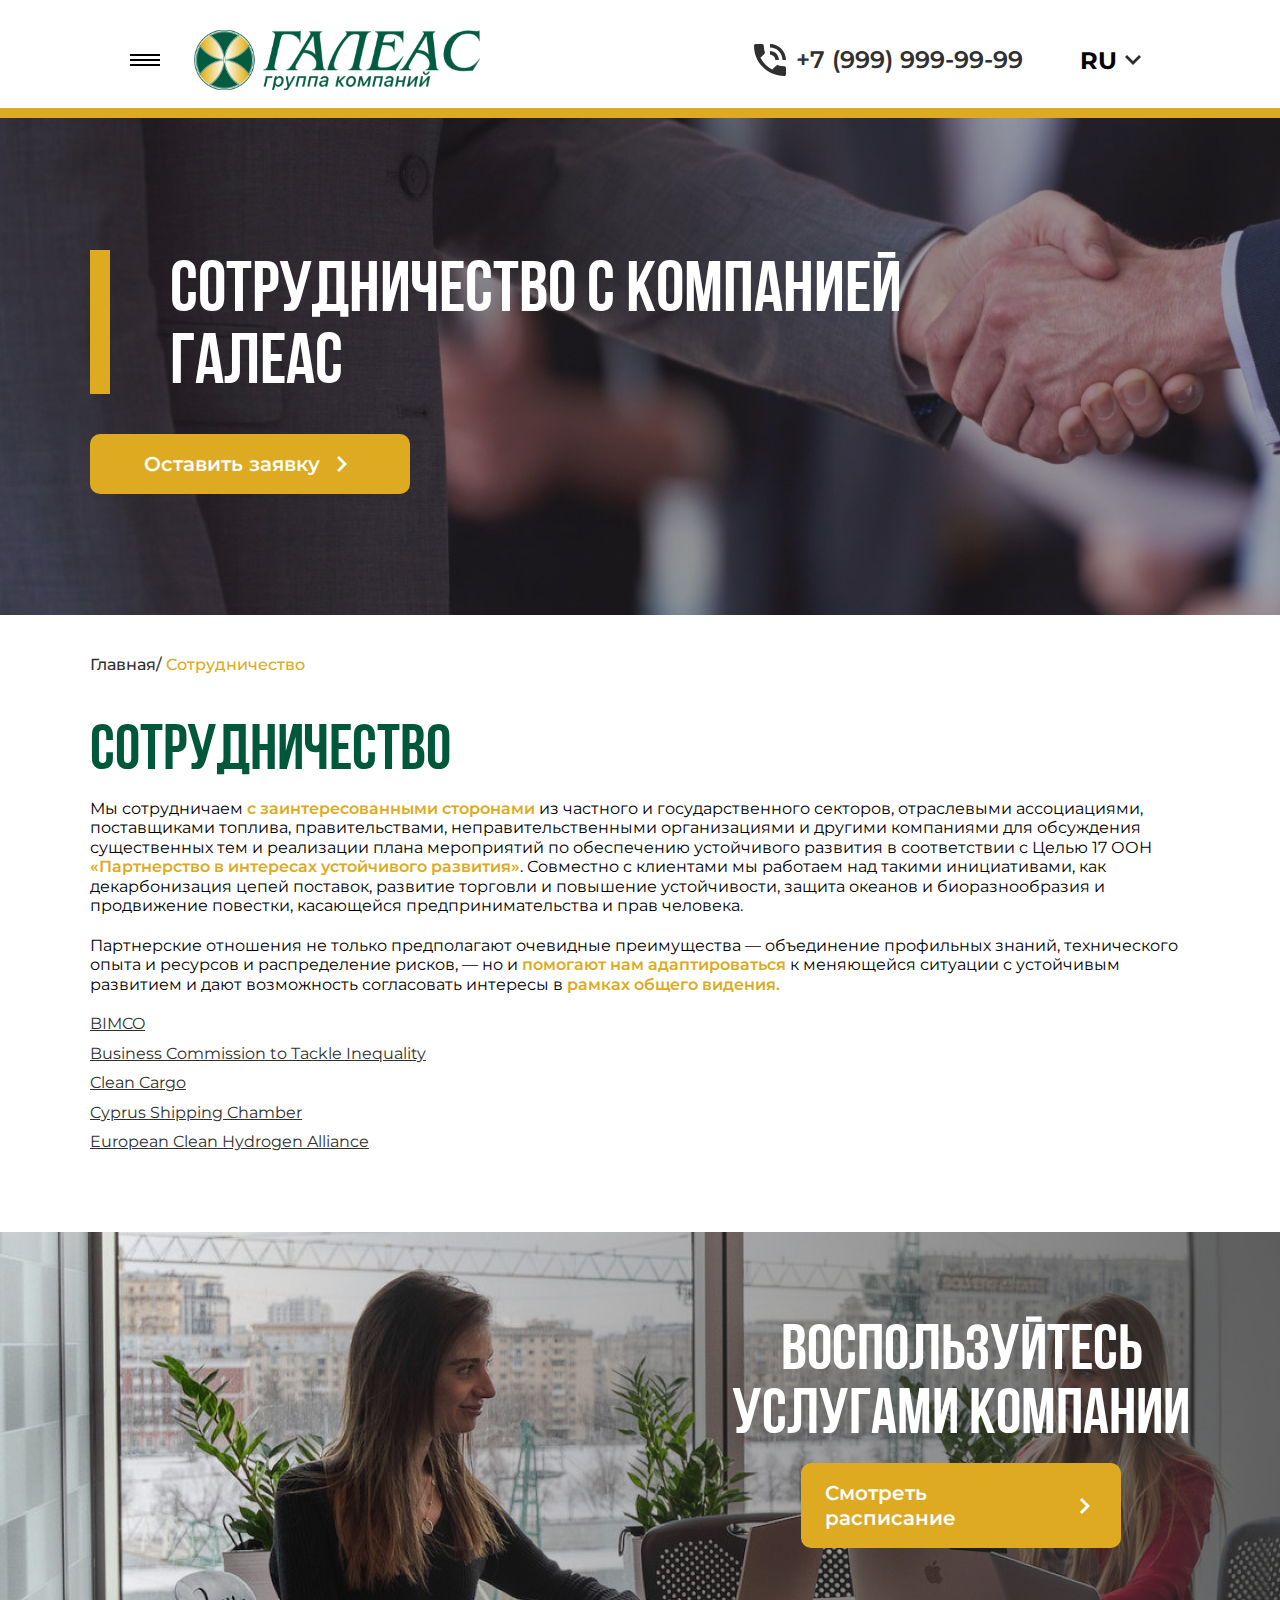
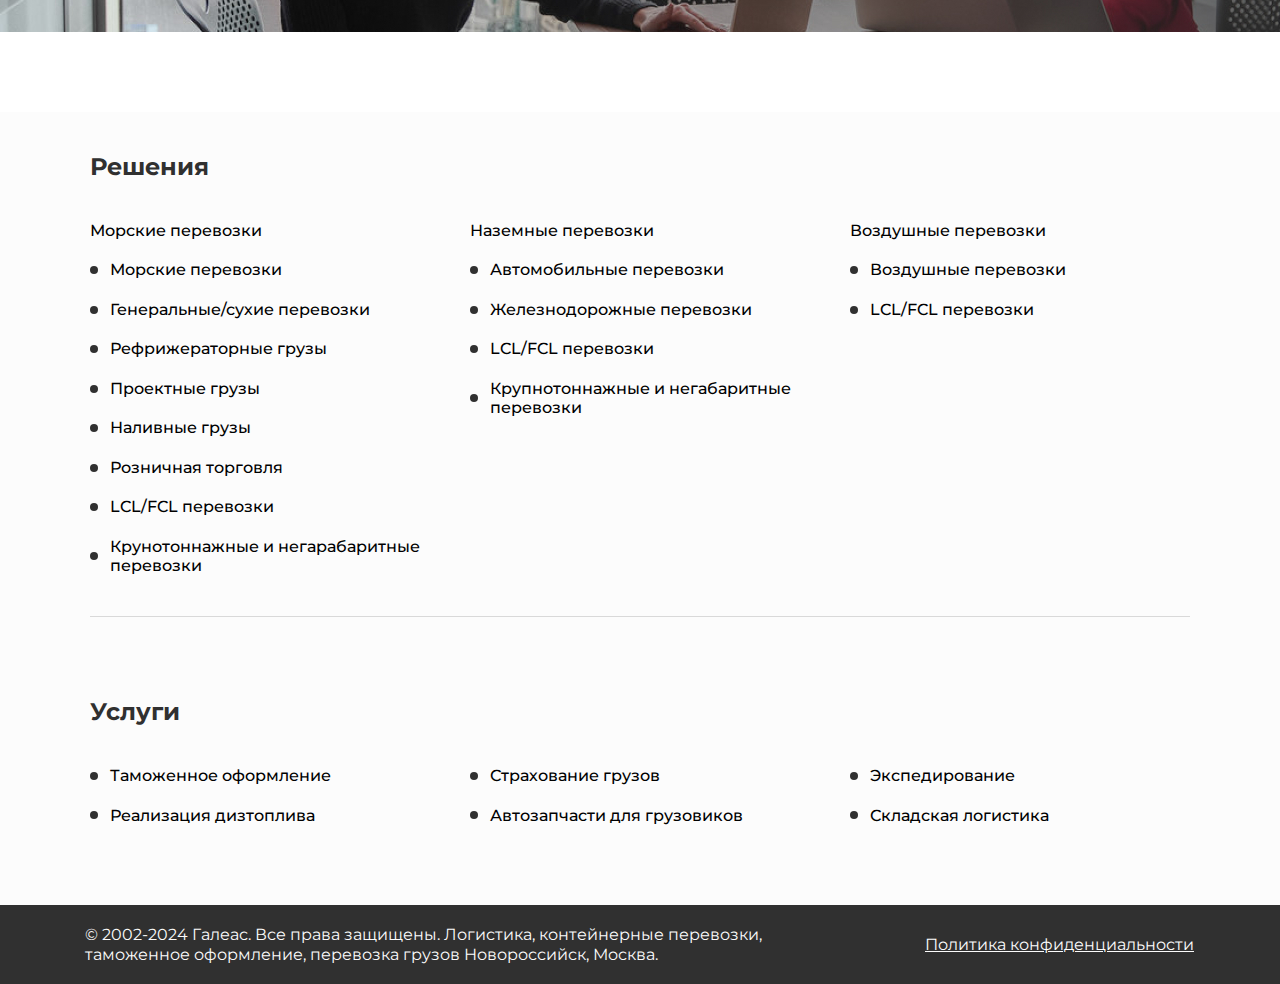
<file: cooperation.html>
<!DOCTYPE html>
<html lang="en">
<head>
    <meta charset="UTF-8">
    <meta name="viewport" content="width=device-width, initial-scale=1.0">
    <title>Document</title>
    <link rel="stylesheet" href="./css/reset.css">
    <link rel="stylesheet" href="./css/main.css">
    <link rel="stylesheet" href="./css/shipping.css">
    <link rel="stylesheet" href="./css/btn.css">
    <link rel="stylesheet" href="./css/heading.css">
    <link rel="stylesheet" href="./css/breadcrumbs.css">
    <link rel="stylesheet" href="./css/cooperation.css">
    <link rel="stylesheet" href="./css/banner.css">
    <link rel="stylesheet" href="./css/solutions.css">
    <link rel="stylesheet" href="./css/footer.css">
    <link rel="stylesheet" href="./css/header.css">
    <link rel="stylesheet" href="./css/dropdown_lang.css">
    <link rel="stylesheet" href="./css/menu.css">


    <link rel="stylesheet" href="./css/selector.css">
    <link rel="stylesheet" href="./css/dropdown_lang.css">
    <link rel="stylesheet" href="./css/popup.css">
</head>
<body>
    <header class="header">
        <div class="header__flex">
            <div class="header__container">
                <div class="menu-btn">
                    <span></span>
                    <span></span>
                    <span></span>
                </div>
                <div class="menu ">
                    <div class="menu_btn_container">
                        <button class="menu-solutions">Решения</button>
                        <button class="menu-service">Услуги</button>
                        <button class="menu-industry">Отрасли</button>
                        <button class="menu-options">О нас</button>
                        <button class="menu-news">Новости</button>
                        <button class="menu-sotrudnik">Сотрудничество</button>
                        <button class="menu-vacation">Вакансии</button>
                        <button class="menu-faq">FAQ</button>

                        <div class="menu-container">
                            
                        </div>

                        <button class="menu-solutions_mobile">Решения</button>
                            <div class="menu_moba hide_mobile_menu">

                                <button class="button_mobile_shipping button_hiderr">Морские перевозки</button>

                                    <div class="menu_btn_container2 active_shipping hide1">
                                        <a href="#">Морские перевозки</a>
                                        <a href="#">Генеральные/сухие перевозки</a> 
                                        <a href="#">Рефрижераторные грузы</a>
                                        <a href="#">Проектные грузы</a>
                                        <a href="#">Наливные грузы</a>
                                        <a href="#">Розничная торговля</a>
                                        <a href="#">LCL/FCL перевозки</a>
                                        <a href="#">Крупнотоннажные и негабаритные перевозки</a>
                                    </div>

                                    <button class="car-mobile button_hiderr">Наземные перевозки</button>
                                                
                                    <div class="menu_btn_container2 active_car hide2">
                                        <a href="#">Автомобильные перевозки</a>
                                        <a href="#">Железнодорожные перевозки</a>
                                        <a href="#">LCL/FCL перевозки</a>
                                        <a href="#">Крупнотоннажные и<br> негабаритные перевозки</a>
                                    </div>

                                <button class="button_mobile_train button_hiderr">Воздушные перевозки </button>
                                    <div class="menu_btn_container2 active_train hide5">
                                        <a href="#">Воздушные перевозки</a>
                                        <a href="#">LCL/FCL перевозки</a>
                                    </div>

                                <button class="button_mobile_info button_hiderr"></button>
                                    <div class="menu_btn_container2 active_info hide4">
                                        <a href="#">Воздушные перевозки</a>
                                        <a href="#">LCL/FCL перевозки</a>
                                    </div>
                            </div>
                    
                        <button class="menu-service_mobile">Услуги</button>
                        <button class="menu-industry_mobile">Отрасли</button>
                        <button class="menu-options_mobile">О нас</button>
                        <button class="menu-news_mobile">Новости</button>
                        <button class="menu-sotrudnik_mobile">Сотрудничество</button>
                        <button class="menu-vacation_mobile">Вакансии</button>
                        <button class="menu-faq_mobile">FAQ</button>
                    </div>




                    <div class="mobile_selector_lang">
                        <div class="lang_flex">
                            <div class="form-group__lang_mobile">
                                <div class="dropdown__lang">
                                    <button class="dropdown__button__lang_mobile">RU</button>
                                    <ul class="dropdown__list__lang_mobile">
                                        <li class="dropdown__list-item__lang" data-value="option">Английский</li>
                                        <li class="dropdown__list-item__lang" data-value="option">Русский</li>
                                        <li class="dropdown__list-item__lang" data-value="option">Польский</li>
                                        <li class="dropdown__list-item__lang" data-value="option">Немецкий</li>
                                    </ul>
                                    <input type="text" name="select-category" value="" class="dropdown__input-hidden">
                                </div>
                            </div>
                        </div>
                    </div>

                    <hr class="hr__title_mobile">

                    <div class="contacs_mobile">
                        <a href="tel:+79999999999" class="header__phone_mobile">
                            <img src="./imgs/icons/tel.svg" class="phone_img_mobile" alt="Телефон">
                            <strong class="number">+7 (999) 999-99-99</strong>
                        </a>
                        <div class="header__socials_mobile">
                            <a href="#" class="header__social_mobile">
                                <img src="./imgs/icons/mail.svg" alt="Почта">
                            </a>
            
                            <a href="#" class="header__social_mobile">
                                <img src="./imgs/icons/vk.svg" alt="VK">
                            </a>
            
                            <a href="#" class="header__social_mobile">
                                <img src="./imgs/icons/Whatsapp.svg" alt="Whats app">
                            </a>
                        </div>
            
                    </div>
                </div>

                <div id="closeMenuByBg" class="none" style="position: absolute; z-index: 9; width: 100vw; height: 100vh;">
                    
                </div>

                
                <div class="menu-solutions1 menu_vision2">
                        <div class="menu_btn_container2">
                            <button class="shipping_menu">Морские перевозки</button>
                            <button class="ground_transportation">Наземные перевозки</button>
                            <button class="air_transportation">Воздушные перевозки</button>
                        </div>
                </div>

                <div class="menu-service1 menu_vision3">
                    <div class="menu_btn_container2">
                        <button>Таможенное оформление</button>
                        <button>Страхование грузов</button>
                        <button>Экспедирование</button>
                        <button>Складская логистика</button>
                        <button>Реализация дизтоплива</button>
                        <button>Автозапчасти для грузовиков</button>
                    </div>
                </div>

                <div class="menu-industry1 menu_vision4">
                    <div class="menu_btn_container2">
                        <button>Сельское хозяйство</button>
                        <button>Автомобильная<br> промышленность</button>
                        <button>Химикаты, нефтехимия и<br> изделия из пластмасс</button>
                        <button>Продукты питания и <br>напитки</button>
                        <button>Фрукты и овощи</button>
                        <button>Горнодобывающая<br> промышленность</button>
                        <button>Фармацевтическая<br> продукция</button>
                        <button>Розничная торговля</button>
                        <button>Проектная логистика</button>
                        <button>Крупнотоннажные и<br> негабаритные грузы</button>
                    </div>
                </div>

                <div class="menu-options1 menu_vision5">
                    <div class="menu_btn_container2">
                        <button>О компании</button>
                        <button>Руководство компании</button>
                        <button>Миссия и ценности</button>
                        <button>История</button>
                        <button>Реквизиты</button>
                        <button>Портфолио</button>
                        <button>Наши партнёры</button>
                    </div>
                </div>



                <div class="menu-solutions2 menu_vision_shiping">
                    <div class="menu_btn_container2">
                        <a href="#">Морские перевозки</a>
                        <a href="#">Генеральные/сухие перевозки</a>
                        <a href="#">Рефрижераторные грузы</a>
                        <a href="#">Проектные грузы</a>
                        <a href="#">Наливные грузы</a>
                        <a href="#">Розничная торговля</a>
                        <a href="#">LCL/FCL перевозки</a>
                        <a href="#">Крупнотоннажные и<br> негабаритные перевозки</a>
                    </div>
                </div>

                <div class="menu-solutions2-1 menu_vision_ground">
                    <div class="menu_btn_container2">
                        <a href="#">Автомобильные перевозки</a>
                        <a href="#">Железнодорожные перевозки</a>
                        <a href="#">LCL/FCL перевозки</a>
                        <a href="#">Крупнотоннажные и<br> негабаритные перевозки</a>
                    </div>
                </div>
                
                <div class="menu-solutions2-3 menu_vision_air">
                    <div class="menu_btn_container2">
                        <a href="#">Воздушные перевозки</a>
                        <a href="#">LCL/FCL перевозки</a>
                    </div>
                </div>


                <a href="#" class="header__logo">
                    <img src="./imgs/logo.svg" alt="Галеас">
                </a>          
            </div>
            <div class="header__wrapper">
                <a href="tel:+79999999999" class="header__phone">
                    <img src="./imgs/icons/tel.svg" class="phone_img" alt="Телефон">
                    <strong class="number">+7 (999) 999-99-99</strong>
                </a>
                <div class="header__socials">
                    <a href="#" class="header__social">
                        <img src="./imgs/icons/mail.svg" alt="Почта">
                    </a>
    
                    <a href="#" class="header__social">
                        <img src="./imgs/icons/vk.svg" alt="VK">
                    </a>
    
                    <a href="#" class="header__social">
                        <img src="./imgs/icons/Whatsapp.svg" alt="Whats app">
                    </a>
                </div>
    
                <div class="lang_flex">
                    <div class="form-group__lang">
                        <div class="dropdown__lang">
                            <button class="dropdown__button__lang">RU</button>
                            <ul class="dropdown__list__lang">
                                <li class="dropdown__list-item__lang" data-value="option">Английский</li>
                                <li class="dropdown__list-item__lang" data-value="option">Русский</li>
                                <li class="dropdown__list-item__lang" data-value="option">Польский</li>
                                <li class="dropdown__list-item__lang" data-value="option">Немецкий</li>
                            </ul>
                            <input type="text" name="select-category" value="" class="dropdown__input-hidden">
                        </div>
                    </div>
                </div>
            </div>
        </div>
    </header> 
    <main>
        <section class="heading container" style="background: url('./imgs/cooperation-bg.jpg')">
            <div class="heading__content">
                <div class="heading__row">
                    <h2 class="heading__title">Сотрудничество с компанией <br> галеас</h2>
                </div>
                <a href="#" class="btn btn--heading" id="popupBtn">
                    <span>
                        Оставить заявку
                    </span>
                    <svg width="24" height="24" viewBox="0 0 24 24" fill="none" xmlns="http://www.w3.org/2000/svg">
                    <path fill-rule="evenodd" clip-rule="evenodd" d="M9 4L7 6L13 12L7 18L9 20L17 12L9 4Z" fill="white"/>
                    </svg>
                </a>
            </div>
        </section>

        <section class="breadcrumb container">
            <a href="#" class="breadcrumb__link">Главная/</a>
            <a href="#" class="breadcrumb__link breadcrumb__link--active">Сотрудничество</a>
        </section>

        <section class="cooperation container">
            <h2 class="cooperation__title">Сотрудничество</h2>
            <p class="cooperation__txt">
                Мы сотрудничаем <span class="cooperation__txt--accent">с заинтересованными сторонами</span>  из частного и государственного секторов, отраслевыми ассоциациями, поставщиками топлива, правительствами, неправительственными организациями и другими компаниями для обсуждения существенных тем и реализации плана мероприятий по обеспечению устойчивого развития в соответствии с Целью 17 ООН <span class="cooperation__txt--accent">«Партнерство в интересах устойчивого развития»</span>. Совместно с клиентами мы работаем над такими инициативами, как декарбонизация цепей поставок, развитие торговли и повышение устойчивости, защита океанов и биоразнообразия и продвижение повестки, касающейся предпринимательства и прав человека.
            </p>
            <p class="cooperation__txt">
                Партнерские отношения не только предполагают очевидные преимущества — объединение профильных знаний, технического опыта и ресурсов и распределение рисков, — но и<span class="cooperation__txt--accent"> помогают нам адаптироваться</span> к меняющейся ситуации с устойчивым развитием и дают возможность согласовать интересы в<span class="cooperation__txt--accent"> рамках общего видения.</span>
            </p>
            
            <ul class="cooperation__list">
                <li class="cooperation__item">BIMCO</li>
                <li class="cooperation__item">Business Commission to Tackle Inequality</li>
                <li class="cooperation__item">Clean Cargo</li>
                <li class="cooperation__item">Cyprus Shipping Chamber</li>
                <li class="cooperation__item">European Clean Hydrogen Alliance</li>
            </ul>
        </section>

        <section class="banner container">
            <div class="banner__content">
                <h2 class="banner__title">Воспользуйтесь <br>
                    услугами компании</h2>
                <a href="#" class="btn btn--banner">
                    <span>
                        Смотреть расписание
                    </span>
                    <svg width="24" height="24" viewBox="0 0 24 24" fill="none" xmlns="http://www.w3.org/2000/svg">
                    <path fill-rule="evenodd" clip-rule="evenodd" d="M9 4L7 6L13 12L7 18L9 20L17 12L9 4Z" fill="white"/>
                    </svg>
                </a>
            </div>
        </section>

        <section class="solutions container">
            <h2 class="solutions__title">Решения</h2>
            <div class="solutions__wrapper" style="
            border-bottom: 1px solid #D9D9D9;">
                <ul class="solution__col">
                    <li class="solution__item--title">Морские перевозки</li>
                    <li class="solution__item">Морские перевозки</li>
                    <li class="solution__item">Генеральные/сухие перевозки</li>
                    <li class="solution__item">Рефрижераторные грузы</li>
                    <li class="solution__item">Проектные грузы</li>
                    <li class="solution__item">Наливные грузы</li>
                    <li class="solution__item">Розничная торговля</li>
                    <li class="solution__item">LCL/FCL перевозки</li>
                    <li class="solution__item">Крунотоннажные и негарабаритные перевозки</li>
                </ul> 
                
                <ul class="solution__col">
                    <li class="solution__item--title">Наземные перевозки</li>
                    <li class="solution__item">Автомобильные перевозки</li>
                    <li class="solution__item">Железнодорожные перевозки</li>
                    <li class="solution__item">LCL/FCL перевозки</li>
                    <li class="solution__item">Крупнотоннажные и негабаритные перевозки</li>
                </ul> 

                <ul class="solution__col">
                    <li class="solution__item--title">Воздушные перевозки</li>
                    <li class="solution__item">Воздушные перевозки</li>
                    <li class="solution__item">LCL/FCL перевозки</li>
                </ul>
            </div>

        </section>

        <section class="solutions container">
            <h2 class="solutions__title">Услуги</h2>
            <div class="solutions__wrapper">
                <ul class="solution__col">
                    <li class="solution__item">Таможенное оформление</li>
                    <li class="solution__item">Реализация дизтоплива</li>
                </ul>

                <ul class="solution__col">
                    <li class="solution__item">Страхование грузов</li>
                    <li class="solution__item">Автозапчасти для грузовиков</li>
                </ul>

                <ul class="solution__col">
                    <li class="solution__item">Экспедирование</li>
                    <li class="solution__item">Складская логистика</li>
                </ul>
            </div>

        </section>
    </main>
    <footer class="footer">
        <div class="footer__txt">
            © 2002-2024 Галеас. Все права защищены. Логистика, контейнерные перевозки, таможенное оформление, перевозка грузов Новороссийск, Москва.
        </div>   
        <a href="#" class="footer__policy">Политика конфиденциальности</a>  
    </footer>

    <div class="popup none" id="popup">
        <div id="popup-bg" style="width: 100vw; height: 100vh; position: fixed; z-index: 998;">

        </div>
        <div class="header__card">
            <div class="switch__card">
                <button class="submit-focus switch__card__btn--active" id="submit">Оставить заявку</button>
                <button  class="contact" id="contact">Контакты</button>
            </div>
            <div class="info__card" id="back__card__form">
                <!-- <form action=""> -->
                    <div class="info__card__flex">
                        <div class="input1">
                            <div class="form-group">
                                <div class="dropdown">
                                    <button class="dropdown__button">Тип услуги </button>
                                    <ul class="dropdown__list">
                                        <li class="dropdown__list-item" data-value="option">Тип услуги</li>
                                        <li class="dropdown__list-item" data-value="option">Тип услуги</li>
                                        <li class="dropdown__list-item" data-value="option">Тип услуги</li>
                                        <li class="dropdown__list-item" data-value="option">Тип услуги</li>
                                        <li class="dropdown__list-item" data-value="option">Тип услуги</li>
                                    </ul>
                                    <input type="text" name="select-category" value="" class="dropdown__input-hidden">
                                </div>
                            </div>
                            <input class="wrapper__input" type="text" placeholder="Пункт отправления">
                            <input class="wrapper__input" type="text" placeholder="Пункт получения">
                        </div>
                        <div class="input2">
                            <input class="wrapper__input" type="text" placeholder="Итоговый вес (KG)">
                            <input class="wrapper__input" type="email" placeholder="Email">
                            <button class="button1 button2"  type="submit">Отправить <img src="./imgs/icons/right-bottom.png" alt=""></button>
                        </div>
                    </div>
                <!-- </form> -->
            </div>
            <div class="back__card none" id="back__card__info">
                <div class="info_back_card">
                    <img src="./imgs/icons/phone.png" alt=""><h1>+7 (999) 999-99-99</h1>
                </div>
                <div class="info_back_card">
                    <img src="./imgs/icons/mail.svg" alt=""><h1>pochtapochta@gmail.com</h1>
                </div>
                <div class="info_back_card">
                    <img src="./imgs/icons/Whatsapp.svg" alt=""><h1>+7 (999) 999-99-99</h1>
                </div>
                <div class="info_back_card">
                    <img src="./imgs/icons/vk.svg" alt=""><h1>vk.com/gruppagruppa</h1>
                </div>
            </div>
        </div>
    </div>
</body>
    <script src="./js/questions.js"></script>
    <script src="./js/dropdown_lang.js"></script>
    <script src="./js/main.js"></script>
    <script src="./js/dropdown.js"></script>
    <script src="./js/popup.js"></script>
</html>
</file>
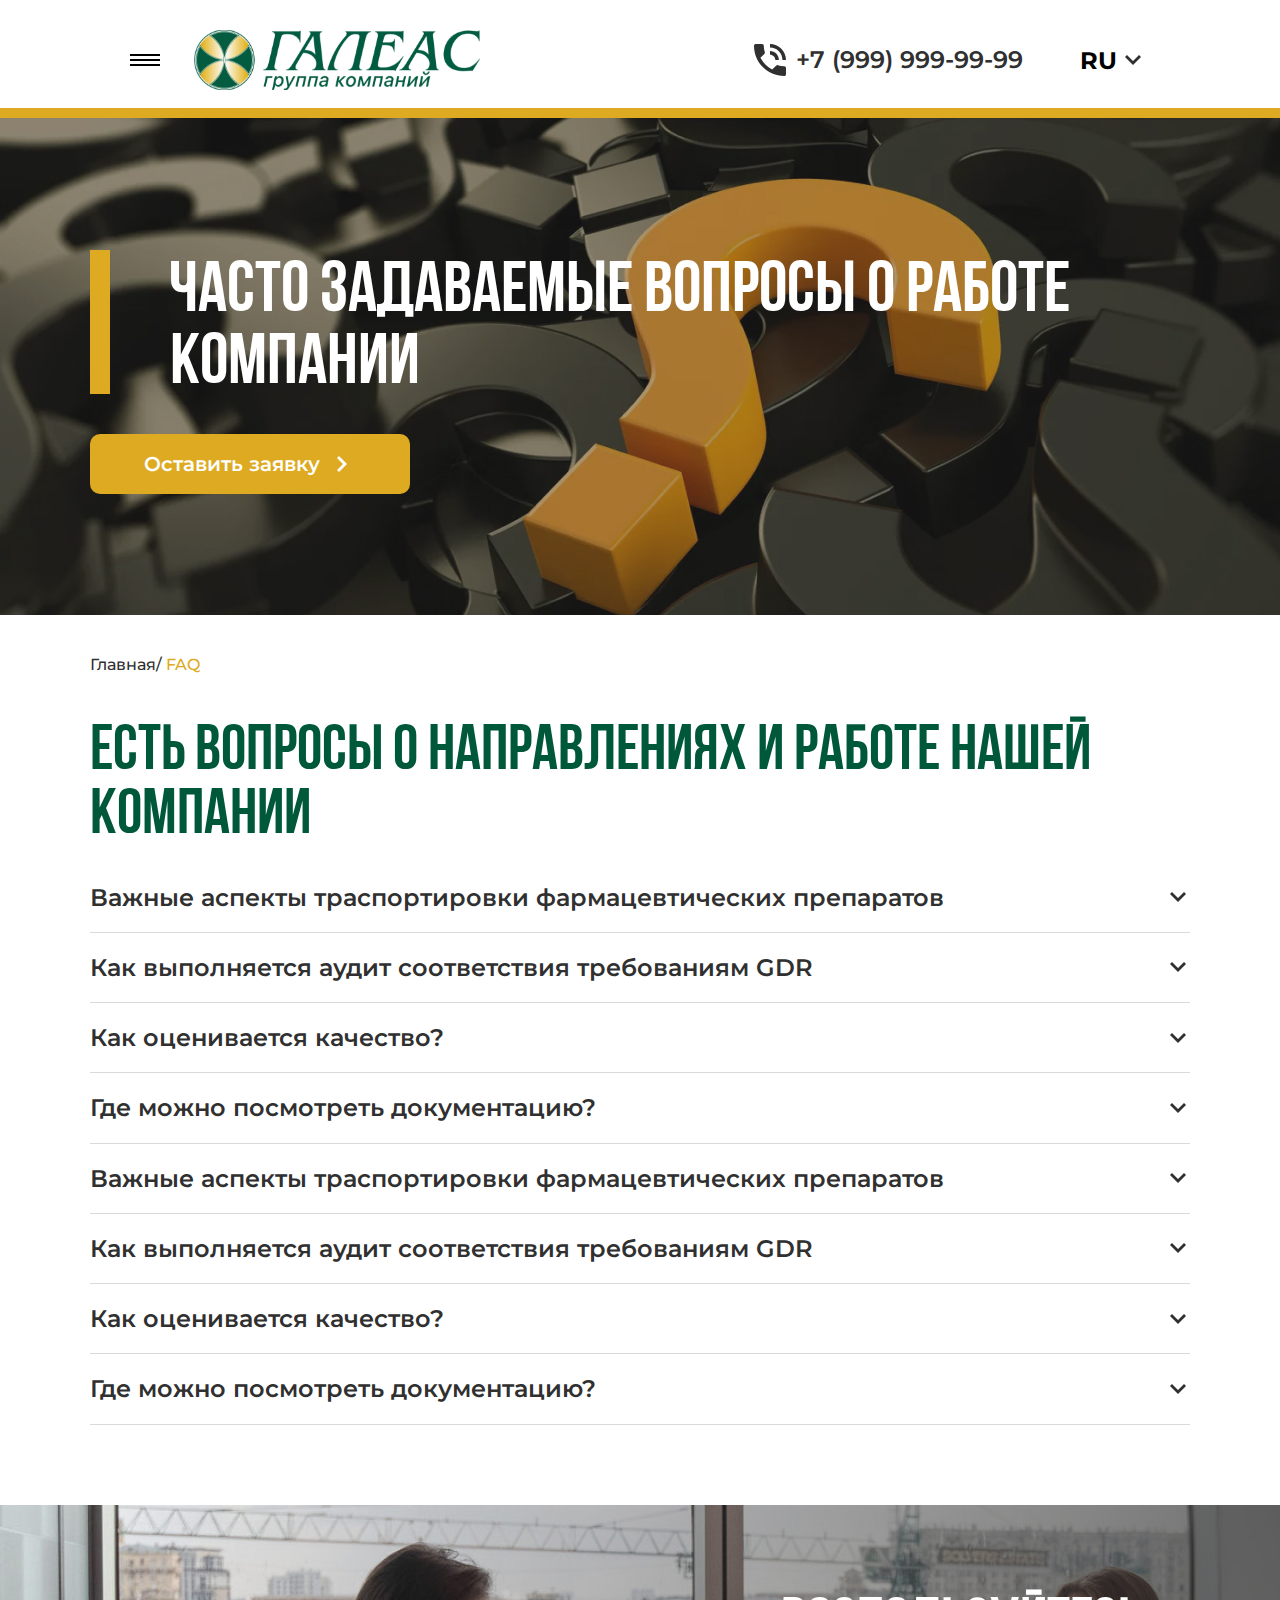
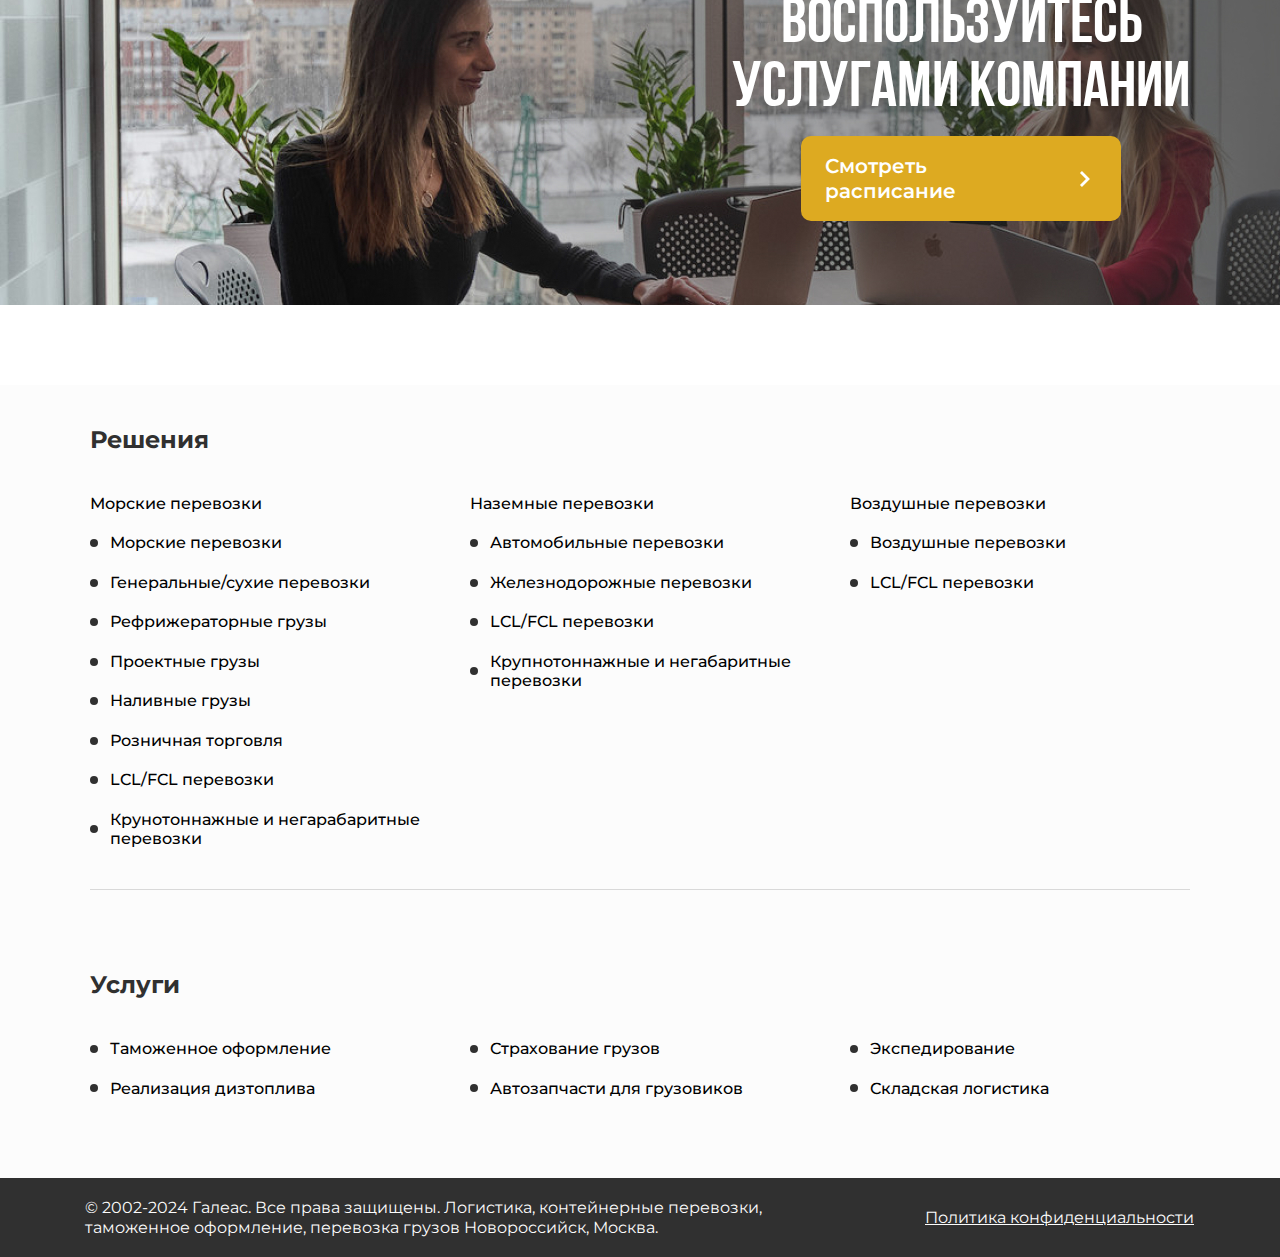
<file: faq.html>
<!DOCTYPE html>
<html lang="en">
<head>
    <meta charset="UTF-8">
    <meta name="viewport" content="width=device-width, initial-scale=1.0">
    <title>Document</title>
    <link rel="stylesheet" href="./css/reset.css">
    <link rel="stylesheet" href="./css/main.css">
    <link rel="stylesheet" href="./css/shipping.css">
    <link rel="stylesheet" href="./css/btn.css">
    <link rel="stylesheet" href="./css/heading.css">
    <link rel="stylesheet" href="./css/breadcrumbs.css">
    <link rel="stylesheet" href="./css/questions.css">
    <link rel="stylesheet" href="./css/banner.css">
    <link rel="stylesheet" href="./css/solutions.css">
    <link rel="stylesheet" href="./css/footer.css">
    <link rel="stylesheet" href="./css/header.css">
    <link rel="stylesheet" href="./css/menu.css">

    <link rel="stylesheet" href="./css/selector.css">
    <link rel="stylesheet" href="./css/dropdown_lang.css">
    <link rel="stylesheet" href="./css/popup.css">

    <link rel="stylesheet" href="./css/dropdown_lang_mobile.css">
</head>
<body>
    <header class="header">
        <div class="header__flex">
            <div class="header__container">
                <div class="menu-btn">
                    <span></span>
                    <span></span>
                    <span></span>
                </div>
                <div class="menu ">
                    <div class="menu_btn_container">
                        <button class="menu-solutions">Решения</button>
                        <button class="menu-service">Услуги</button>
                        <button class="menu-industry">Отрасли</button>
                        <button class="menu-options">О нас</button>
                        <button class="menu-news">Новости</button>
                        <button class="menu-sotrudnik">Сотрудничество</button>
                        <button class="menu-vacation">Вакансии</button>
                        <button class="menu-faq">FAQ</button>

                        <div class="menu-container">
                            
                        </div>

                        <button class="menu-solutions_mobile">Решения</button>
                            <div class="menu_moba hide_mobile_menu">

                                <button class="button_mobile_shipping button_hiderr">Морские перевозки</button>

                                    <div class="menu_btn_container2 active_shipping hide1">
                                        <a href="#">Морские перевозки</a>
                                        <a href="#">Генеральные/сухие перевозки</a> 
                                        <a href="#">Рефрижераторные грузы</a>
                                        <a href="#">Проектные грузы</a>
                                        <a href="#">Наливные грузы</a>
                                        <a href="#">Розничная торговля</a>
                                        <a href="#">LCL/FCL перевозки</a>
                                        <a href="#">Крупнотоннажные и негабаритные перевозки</a>
                                    </div>

                                    <button class="car-mobile button_hiderr">Наземные перевозки</button>
                                                
                                    <div class="menu_btn_container2 active_car hide2">
                                        <a href="#">Автомобильные перевозки</a>
                                        <a href="#">Железнодорожные перевозки</a>
                                        <a href="#">LCL/FCL перевозки</a>
                                        <a href="#">Крупнотоннажные и<br> негабаритные перевозки</a>
                                    </div>

                                <button class="button_mobile_train button_hiderr">Воздушные перевозки </button>
                                    <div class="menu_btn_container2 active_train hide5">
                                        <a href="#">Воздушные перевозки</a>
                                        <a href="#">LCL/FCL перевозки</a>
                                    </div>

                                <button class="button_mobile_info button_hiderr"></button>
                                    <div class="menu_btn_container2 active_info hide4">
                                        <a href="#">Воздушные перевозки</a>
                                        <a href="#">LCL/FCL перевозки</a>
                                    </div>
                            </div>
                    
                        <button class="menu-service_mobile">Услуги</button>
                        <button class="menu-industry_mobile">Отрасли</button>
                        <button class="menu-options_mobile">О нас</button>
                        <button class="menu-news_mobile">Новости</button>
                        <button class="menu-sotrudnik_mobile">Сотрудничество</button>
                        <button class="menu-vacation_mobile">Вакансии</button>
                        <button class="menu-faq_mobile">FAQ</button>
                    </div>




                    <div class="mobile_selector_lang">
                        <div class="lang_flex">
                            <div class="form-group__lang_mobile">
                                <div class="dropdown__lang">
                                    <button class="dropdown__button__lang_mobile">RU</button>
                                    <ul class="dropdown__list__lang_mobile">
                                        <li class="dropdown__list-item__lang" data-value="option">Английский</li>
                                        <li class="dropdown__list-item__lang" data-value="option">Русский</li>
                                        <li class="dropdown__list-item__lang" data-value="option">Польский</li>
                                        <li class="dropdown__list-item__lang" data-value="option">Немецкий</li>
                                    </ul>
                                    <input type="text" name="select-category" value="" class="dropdown__input-hidden">
                                </div>
                            </div>
                        </div>
                    </div>

                    <hr class="hr__title_mobile">

                    <div class="contacs_mobile">
                        <a href="tel:+79999999999" class="header__phone_mobile">
                            <img src="./imgs/icons/tel.svg" class="phone_img_mobile" alt="Телефон">
                            <strong class="number">+7 (999) 999-99-99</strong>
                        </a>
                        <div class="header__socials_mobile">
                            <a href="#" class="header__social_mobile">
                                <img src="./imgs/icons/mail.svg" alt="Почта">
                            </a>
            
                            <a href="#" class="header__social_mobile">
                                <img src="./imgs/icons/vk.svg" alt="VK">
                            </a>
            
                            <a href="#" class="header__social_mobile">
                                <img src="./imgs/icons/Whatsapp.svg" alt="Whats app">
                            </a>
                        </div>
            
                    </div>
                </div>

                <div id="closeMenuByBg" class="none" style="position: absolute; z-index: 9; width: 100vw; height: 100vh;">
                    
                </div>

                
                <div class="menu-solutions1 menu_vision2">
                        <div class="menu_btn_container2">
                            <button class="shipping_menu">Морские перевозки</button>
                            <button class="ground_transportation">Наземные перевозки</button>
                            <button class="air_transportation">Воздушные перевозки</button>
                        </div>
                </div>

                <div class="menu-service1 menu_vision3">
                    <div class="menu_btn_container2">
                        <button>Таможенное оформление</button>
                        <button>Страхование грузов</button>
                        <button>Экспедирование</button>
                        <button>Складская логистика</button>
                        <button>Реализация дизтоплива</button>
                        <button>Автозапчасти для грузовиков</button>
                    </div>
                </div>

                <div class="menu-industry1 menu_vision4">
                    <div class="menu_btn_container2">
                        <button>Сельское хозяйство</button>
                        <button>Автомобильная<br> промышленность</button>
                        <button>Химикаты, нефтехимия и<br> изделия из пластмасс</button>
                        <button>Продукты питания и <br>напитки</button>
                        <button>Фрукты и овощи</button>
                        <button>Горнодобывающая<br> промышленность</button>
                        <button>Фармацевтическая<br> продукция</button>
                        <button>Розничная торговля</button>
                        <button>Проектная логистика</button>
                        <button>Крупнотоннажные и<br> негабаритные грузы</button>
                    </div>
                </div>

                <div class="menu-options1 menu_vision5">
                    <div class="menu_btn_container2">
                        <button>О компании</button>
                        <button>Руководство компании</button>
                        <button>Миссия и ценности</button>
                        <button>История</button>
                        <button>Реквизиты</button>
                        <button>Портфолио</button>
                        <button>Наши партнёры</button>
                    </div>
                </div>



                <div class="menu-solutions2 menu_vision_shiping">
                    <div class="menu_btn_container2">
                        <a href="#">Морские перевозки</a>
                        <a href="#">Генеральные/сухие перевозки</a>
                        <a href="#">Рефрижераторные грузы</a>
                        <a href="#">Проектные грузы</a>
                        <a href="#">Наливные грузы</a>
                        <a href="#">Розничная торговля</a>
                        <a href="#">LCL/FCL перевозки</a>
                        <a href="#">Крупнотоннажные и<br> негабаритные перевозки</a>
                    </div>
                </div>

                <div class="menu-solutions2-1 menu_vision_ground">
                    <div class="menu_btn_container2">
                        <a href="#">Автомобильные перевозки</a>
                        <a href="#">Железнодорожные перевозки</a>
                        <a href="#">LCL/FCL перевозки</a>
                        <a href="#">Крупнотоннажные и<br> негабаритные перевозки</a>
                    </div>
                </div>
                
                <div class="menu-solutions2-3 menu_vision_air">
                    <div class="menu_btn_container2">
                        <a href="#">Воздушные перевозки</a>
                        <a href="#">LCL/FCL перевозки</a>
                    </div>
                </div>


                <a href="#" class="header__logo">
                    <img src="./imgs/logo.svg" alt="Галеас">
                </a>          
            </div>
            <div class="header__wrapper">
                <a href="tel:+79999999999" class="header__phone">
                    <img src="./imgs/icons/tel.svg" class="phone_img" alt="Телефон">
                    <strong class="number">+7 (999) 999-99-99</strong>
                </a>
                <div class="header__socials">
                    <a href="#" class="header__social">
                        <img src="./imgs/icons/mail.svg" alt="Почта">
                    </a>
    
                    <a href="#" class="header__social">
                        <img src="./imgs/icons/vk.svg" alt="VK">
                    </a>
    
                    <a href="#" class="header__social">
                        <img src="./imgs/icons/Whatsapp.svg" alt="Whats app">
                    </a>
                </div>
    
                <div class="lang_flex">
                    <div class="form-group__lang">
                        <div class="dropdown__lang">
                            <button class="dropdown__button__lang">RU</button>
                            <ul class="dropdown__list__lang">
                                <li class="dropdown__list-item__lang" data-value="option">Английский</li>
                                <li class="dropdown__list-item__lang" data-value="option">Русский</li>
                                <li class="dropdown__list-item__lang" data-value="option">Польский</li>
                                <li class="dropdown__list-item__lang" data-value="option">Немецкий</li>
                            </ul>
                            <input type="text" name="select-category" value="" class="dropdown__input-hidden">
                        </div>
                    </div>
                </div>
            </div>
        </div>
    </header> 

    <main>
        <section class="heading container">
            <div class="heading__content">
                <div class="heading__row">
                    <h2 class="heading__title">часто задаваемые вопросы о работе компании</h2>
                </div>
                <a href="#" class="btn btn--heading" id="popupBtn">
                    <span>
                        Оставить заявку
                    </span>
                    <svg width="24" height="24" viewBox="0 0 24 24" fill="none" xmlns="http://www.w3.org/2000/svg">
                    <path fill-rule="evenodd" clip-rule="evenodd" d="M9 4L7 6L13 12L7 18L9 20L17 12L9 4Z" fill="white"/>
                    </svg>
                </a>
            </div>
        </section>

        <section class="breadcrumb container">
            <a href="#" class="breadcrumb__link">Главная/</a>
            <a href="#" class="breadcrumb__link breadcrumb__link--active">FAQ</a>
        </section>

        <section class="questions container">
            <h2 class="questions__title">Есть вопросы о направлениях и работе нашей компании</h2>

            <div class="questions__wrapper">
                <div class="questions__item">
                    <div class="questions__row"  id="arrow-btn-1">
                        <strong class="questions__strong">Важные аспекты траспортировки фармацевтических препаратов</strong>
                        <img src="./imgs/icons/arrow-bottom.svg" class="question__arrow">
                    </div>
                    <p class="question__txt none" id="question-txt-1">
                        Все необходимые документы можно получить у эксперта компании по транспортировке фармацевтической продукции в вашей стране. Для получения дополнительной информации обратитесь в местный офис.
                    </p>
                    
                </div>

                <div class="questions__item">
                    <div class="questions__row"  id="arrow-btn-2">
                        <strong class="questions__strong">Как выполняется аудит соответствия требованиям GDR</strong>
                        <img src="./imgs/icons/arrow-bottom.svg" class="question__arrow">
                    </div>
                    <p class="question__txt none" id="question-txt-2">
                        Все необходимые документы можно получить у эксперта компании по транспортировке фармацевтической продукции в вашей стране. Для получения дополнительной информации обратитесь в местный офис.
                    </p>
                    
                </div>

                <div class="questions__item">
                    <div class="questions__row"  id="arrow-btn-3">
                        <strong class="questions__strong">Как оценивается качество?</strong>
                        <img src="./imgs/icons/arrow-bottom.svg" class="question__arrow">
                    </div>
                    <p class="question__txt none" id="question-txt-3">
                        Все необходимые документы можно получить у эксперта компании по транспортировке фармацевтической продукции в вашей стране. Для получения дополнительной информации обратитесь в местный офис.
                    </p>
                    
                </div>

                <div class="questions__item">
                    <div class="questions__row"  id="arrow-btn-4">
                        <strong class="questions__strong">Где можно посмотреть документацию?</strong>
                        <img src="./imgs/icons/arrow-bottom.svg" class="question__arrow">
                    </div>
                    <p class="question__txt none" id="question-txt-4">
                        Все необходимые документы можно получить у эксперта компании по транспортировке фармацевтической продукции в вашей стране. Для получения дополнительной информации обратитесь в местный офис.
                    </p>
                    
                </div>

                <div class="questions__item">
                    <div class="questions__row"  id="arrow-btn-5">
                        <strong class="questions__strong">Важные аспекты траспортировки фармацевтических препаратов</strong>
                        <img src="./imgs/icons/arrow-bottom.svg" class="question__arrow">
                    </div>
                    <p class="question__txt none" id="question-txt-5">
                        Все необходимые документы можно получить у эксперта компании по транспортировке фармацевтической продукции в вашей стране. Для получения дополнительной информации обратитесь в местный офис.
                    </p>
                    
                </div>

                <div class="questions__item">
                    <div class="questions__row"  id="arrow-btn-6">
                        <strong class="questions__strong">Как выполняется аудит соответствия требованиям GDR</strong>
                        <img src="./imgs/icons/arrow-bottom.svg" class="question__arrow">
                    </div>
                    <p class="question__txt none" id="question-txt-6">
                        Все необходимые документы можно получить у эксперта компании по транспортировке фармацевтической продукции в вашей стране. Для получения дополнительной информации обратитесь в местный офис.
                    </p>
                    
                </div>

                <div class="questions__item">
                    <div class="questions__row"  id="arrow-btn-7">
                        <strong class="questions__strong">Как оценивается качество?</strong>
                        <img src="./imgs/icons/arrow-bottom.svg" class="question__arrow">
                    </div>
                    <p class="question__txt none" id="question-txt-7">
                        Все необходимые документы можно получить у эксперта компании по транспортировке фармацевтической продукции в вашей стране. Для получения дополнительной информации обратитесь в местный офис.
                    </p>
                    
                </div>

                <div class="questions__item">
                    <div class="questions__row"  id="arrow-btn-8">
                        <strong class="questions__strong">Где можно посмотреть документацию?</strong>
                        <img src="./imgs/icons/arrow-bottom.svg" class="question__arrow">
                    </div>
                    <p class="question__txt none" id="question-txt-8">
                        Все необходимые документы можно получить у эксперта компании по транспортировке фармацевтической продукции в вашей стране. Для получения дополнительной информации обратитесь в местный офис.
                    </p>
                    
                </div>
            </div>
        </section>
        <section class="banner container">
            <div class="banner__content">
                <h2 class="banner__title">Воспользуйтесь <br>
                    услугами компании</h2>
                <a href="#" class="btn btn--banner">
                    <span>
                        Смотреть расписание
                    </span>
                    <svg width="24" height="24" viewBox="0 0 24 24" fill="none" xmlns="http://www.w3.org/2000/svg">
                    <path fill-rule="evenodd" clip-rule="evenodd" d="M9 4L7 6L13 12L7 18L9 20L17 12L9 4Z" fill="white"/>
                    </svg>
                </a>
            </div>
        </section>

        <section class="solutions container">
            <h2 class="solutions__title">Решения</h2>
            <div class="solutions__wrapper" style="
            border-bottom: 1px solid #D9D9D9;">
                <ul class="solution__col">
                    <li class="solution__item--title">Морские перевозки</li>
                    <li class="solution__item">Морские перевозки</li>
                    <li class="solution__item">Генеральные/сухие перевозки</li>
                    <li class="solution__item">Рефрижераторные грузы</li>
                    <li class="solution__item">Проектные грузы</li>
                    <li class="solution__item">Наливные грузы</li>
                    <li class="solution__item">Розничная торговля</li>
                    <li class="solution__item">LCL/FCL перевозки</li>
                    <li class="solution__item">Крунотоннажные и негарабаритные перевозки</li>
                </ul> 
                
                <ul class="solution__col">
                    <li class="solution__item--title">Наземные перевозки</li>
                    <li class="solution__item">Автомобильные перевозки</li>
                    <li class="solution__item">Железнодорожные перевозки</li>
                    <li class="solution__item">LCL/FCL перевозки</li>
                    <li class="solution__item">Крупнотоннажные и негабаритные перевозки</li>
                </ul> 

                <ul class="solution__col">
                    <li class="solution__item--title">Воздушные перевозки</li>
                    <li class="solution__item">Воздушные перевозки</li>
                    <li class="solution__item">LCL/FCL перевозки</li>
                </ul>
            </div>

        </section>

        <section class="solutions container">
            <h2 class="solutions__title">Услуги</h2>
            <div class="solutions__wrapper">
                <ul class="solution__col">
                    <li class="solution__item">Таможенное оформление</li>
                    <li class="solution__item">Реализация дизтоплива</li>
                </ul>

                <ul class="solution__col">
                    <li class="solution__item">Страхование грузов</li>
                    <li class="solution__item">Автозапчасти для грузовиков</li>
                </ul>

                <ul class="solution__col">
                    <li class="solution__item">Экспедирование</li>
                    <li class="solution__item">Складская логистика</li>
                </ul>
            </div>

        </section>
    </main>
    <footer class="footer">
        <div class="footer__txt">
            © 2002-2024 Галеас. Все права защищены. Логистика, контейнерные перевозки, таможенное оформление, перевозка грузов Новороссийск, Москва.
        </div>   
        <a href="#" class="footer__policy">Политика конфиденциальности</a>  
    </footer>
    <div class="popup none" id="popup">
        <div id="popup-bg" style="width: 100vw; height: 100vh; position: fixed; z-index: 998;">

        </div>
        <div class="header__card">
            <div class="switch__card">
                <button class="submit-focus switch__card__btn--active" id="submit">Оставить заявку</button>
                <button  class="contact" id="contact">Контакты</button>
            </div>
            <div class="info__card" id="back__card__form">
                <!-- <form action=""> -->
                    <div class="info__card__flex">
                        <div class="input1">
                            <div class="form-group">
                                <div class="dropdown">
                                    <button class="dropdown__button">Тип услуги </button>
                                    <ul class="dropdown__list">
                                        <li class="dropdown__list-item" data-value="option">Тип услуги</li>
                                        <li class="dropdown__list-item" data-value="option">Тип услуги</li>
                                        <li class="dropdown__list-item" data-value="option">Тип услуги</li>
                                        <li class="dropdown__list-item" data-value="option">Тип услуги</li>
                                        <li class="dropdown__list-item" data-value="option">Тип услуги</li>
                                    </ul>
                                    <input type="text" name="select-category" value="" class="dropdown__input-hidden">
                                </div>
                            </div>
                            <input class="wrapper__input" type="text" placeholder="Пункт отправления">
                            <input class="wrapper__input" type="text" placeholder="Пункт получения">
                        </div>
                        <div class="input2">
                            <input class="wrapper__input" type="text" placeholder="Итоговый вес (KG)">
                            <input class="wrapper__input" type="email" placeholder="Email">
                            <button class="button1 button2"  type="submit">Отправить <img src="./imgs/icons/right-bottom.png" alt=""></button>
                        </div>
                    </div>
                <!-- </form> -->
            </div>
            <div class="back__card none" id="back__card__info">
                <div class="info_back_card">
                    <img src="./imgs/icons/phone.png" alt=""><h1>+7 (999) 999-99-99</h1>
                </div>
                <div class="info_back_card">
                    <img src="./imgs/icons/mail.svg" alt=""><h1>pochtapochta@gmail.com</h1>
                </div>
                <div class="info_back_card">
                    <img src="./imgs/icons/Whatsapp.svg" alt=""><h1>+7 (999) 999-99-99</h1>
                </div>
                <div class="info_back_card">
                    <img src="./imgs/icons/vk.svg" alt=""><h1>vk.com/gruppagruppa</h1>
                </div>
            </div>
        </div>
    </div>
</body>
<script src="./js/questions.js"></script>
<script src="./js/dropdown_lang.js"></script>
<script src="./js/main.js"></script>
<script src="./js/dropdown.js"></script>
<script src="./js/popup.js">

</script>
</html>
</file>
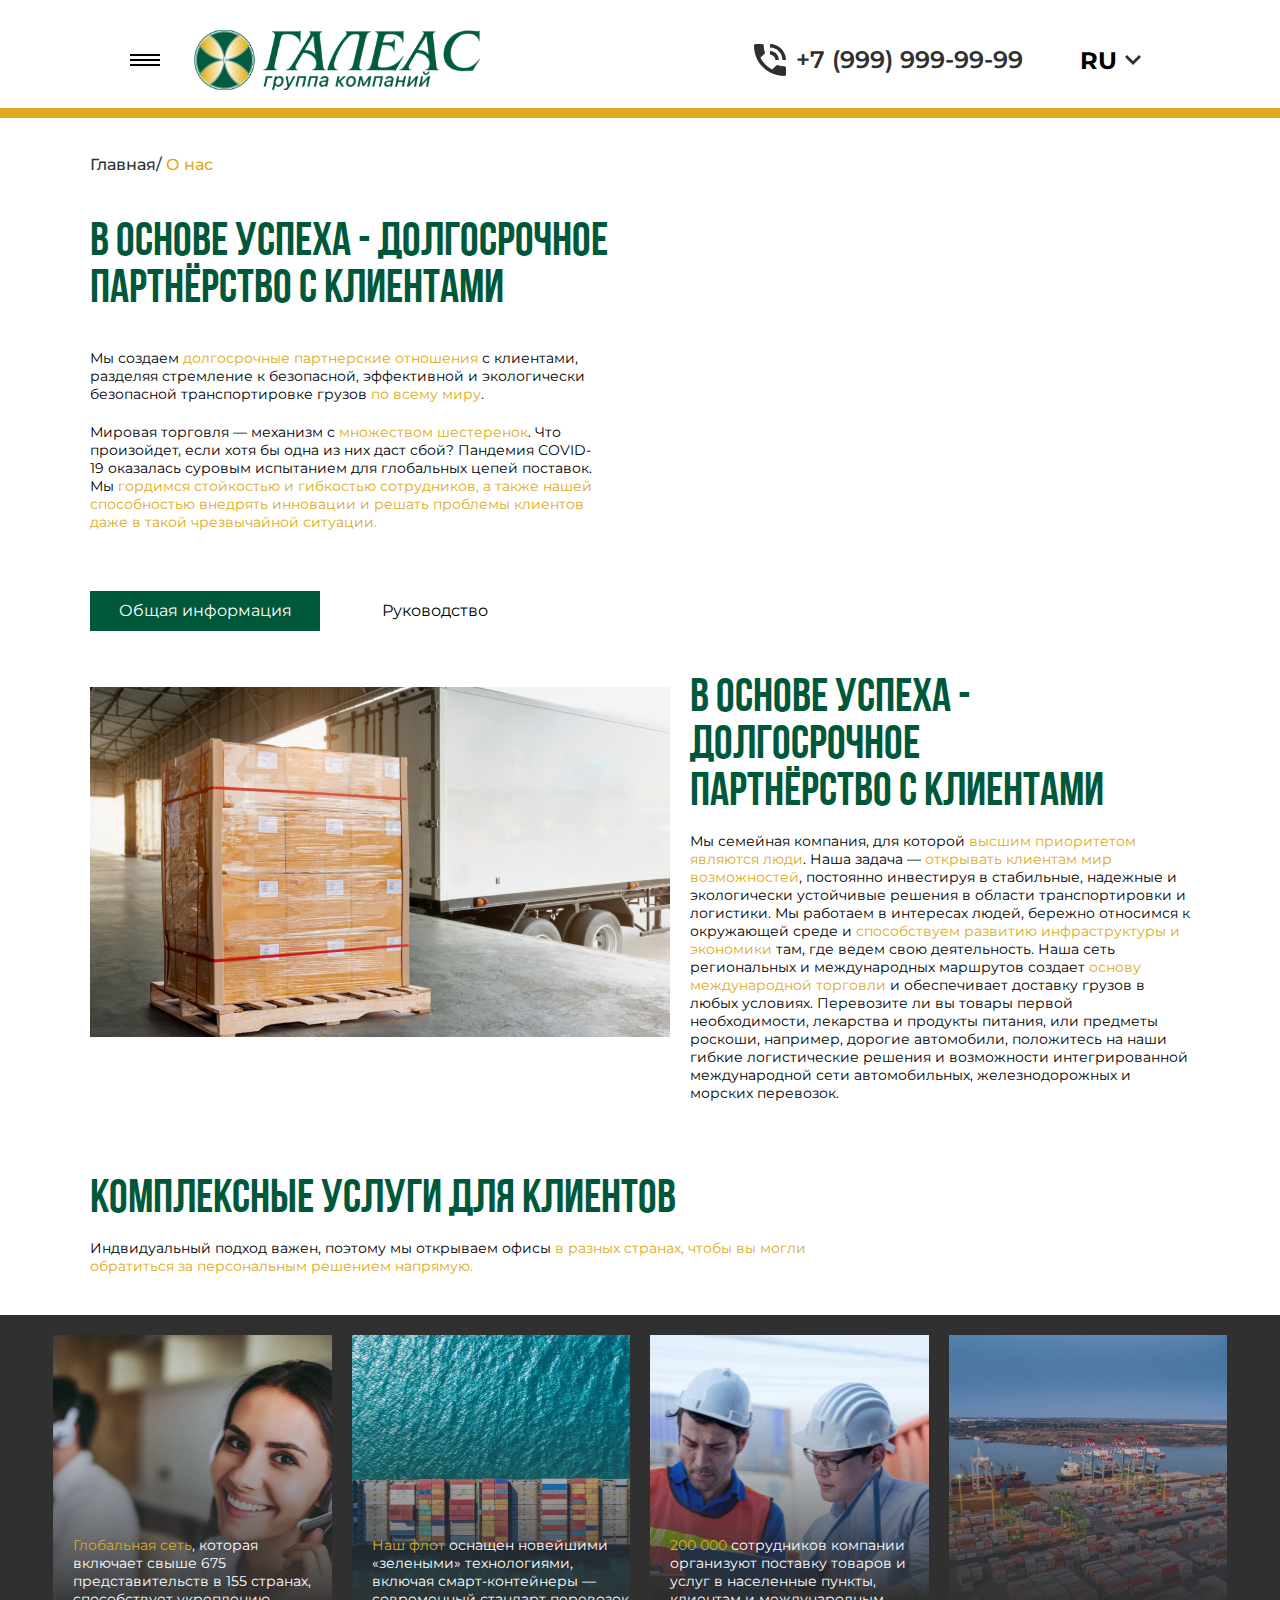
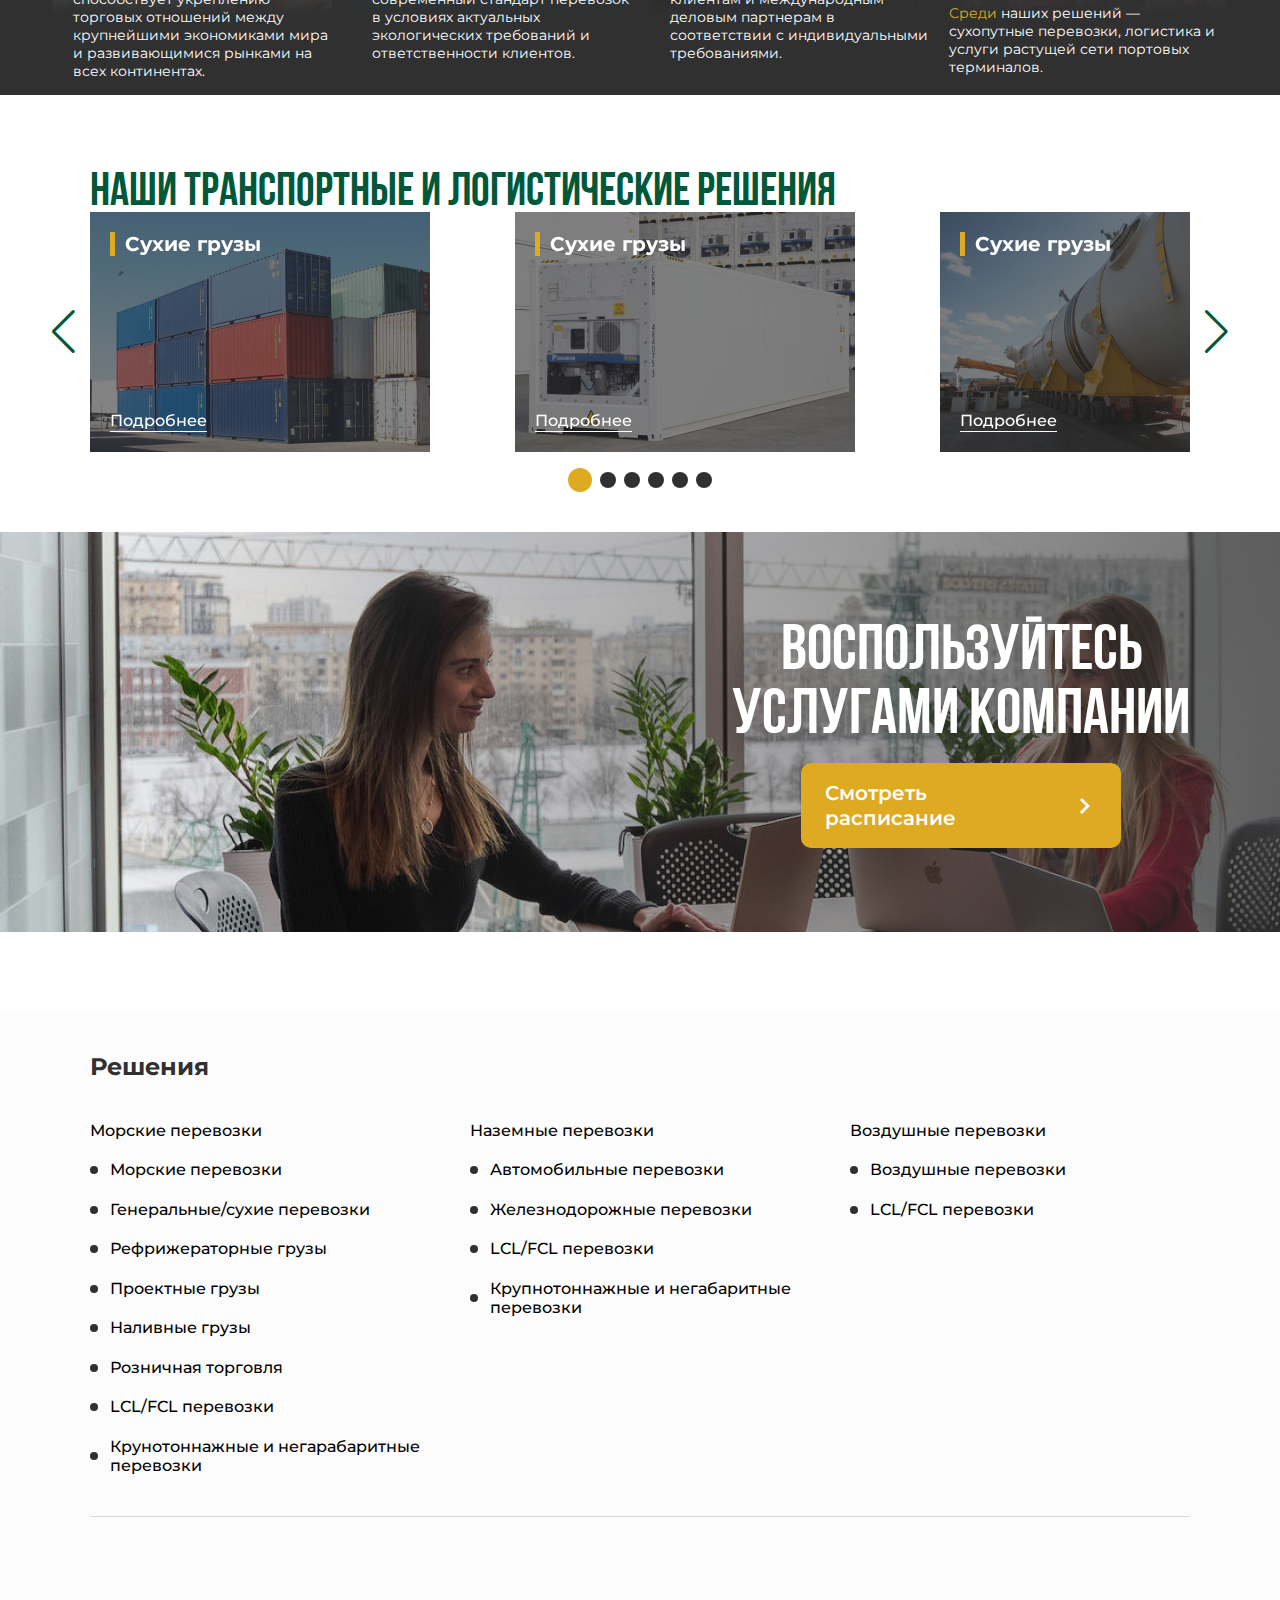
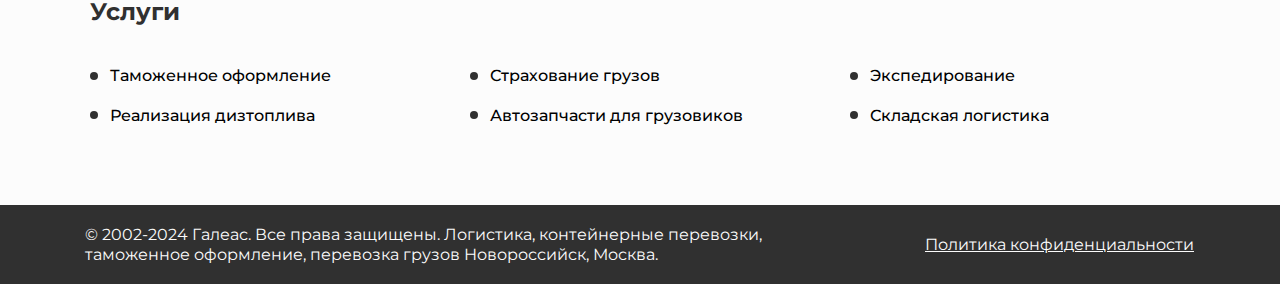
<file: logistics.html>
<!DOCTYPE html>
<html lang="en">
<head>
    <meta charset="UTF-8">
    <meta name="viewport" content="width=device-width, initial-scale=1.0">
    <title>Document</title>
    <link rel="stylesheet" href="./css/reset.css">
    <link rel="stylesheet" href="./css/main.css">
    <link rel="stylesheet" href="./css/btn.css">
    <link rel="stylesheet" href="./css/breadcrumbs.css">
    <link rel="stylesheet" href="./css/questions.css">
    <link rel="stylesheet" href="./css/banner.css">
    <link rel="stylesheet" href="./css/solutions.css">
    <link rel="stylesheet" href="./css/footer.css">
    <link rel="stylesheet" href="./css/header.css">
    <link rel="stylesheet" href="./css/dropdown_lang.css">
    <link rel="stylesheet" href="./css/shipping.css">
    <link rel="stylesheet" href="./css/menu.css">
    <link rel="stylesheet" href="./css/logistics.css">
    <link rel="stylesheet" href="./css/slider.css">
    <link
    rel="stylesheet"
    href="https://cdn.jsdelivr.net/npm/swiper@11/swiper-bundle.min.css"
    />
    
    <script src="https://cdn.jsdelivr.net/npm/swiper@11/swiper-bundle.min.js"></script>
    <link rel="stylesheet" href="./css/slider.css">
</head>
<body>
    <header class="header">
        <div class="header__flex">
            <div class="header__container">
                <div class="menu-btn">
                    <span></span>
                    <span></span>
                    <span></span>
                </div>
                <div class="menu ">
                    <div class="menu_btn_container">
                        <button class="menu-solutions">Решения</button>
                        <button class="menu-service">Услуги</button>
                        <button class="menu-industry">Отрасли</button>
                        <button class="menu-options">О нас</button>
                        <button class="menu-news">Новости</button>
                        <button class="menu-sotrudnik">Сотрудничество</button>
                        <button class="menu-vacation">Вакансии</button>
                        <button class="menu-faq">FAQ</button>

                        <div class="menu-container">
                            
                        </div>

                        <button class="menu-solutions_mobile">Решения</button>
                            <div class="menu_moba hide_mobile_menu">

                                <button class="button_mobile_shipping button_hiderr">Морские перевозки</button>

                                    <div class="menu_btn_container2 active_shipping hide1">
                                        <a href="#">Морские перевозки</a>
                                        <a href="#">Генеральные/сухие перевозки</a> 
                                        <a href="#">Рефрижераторные грузы</a>
                                        <a href="#">Проектные грузы</a>
                                        <a href="#">Наливные грузы</a>
                                        <a href="#">Розничная торговля</a>
                                        <a href="#">LCL/FCL перевозки</a>
                                        <a href="#">Крупнотоннажные и негабаритные перевозки</a>
                                    </div>

                                    <button class="car-mobile button_hiderr">Наземные перевозки</button>
                                                
                                    <div class="menu_btn_container2 active_car hide2">
                                        <a href="#">Автомобильные перевозки</a>
                                        <a href="#">Железнодорожные перевозки</a>
                                        <a href="#">LCL/FCL перевозки</a>
                                        <a href="#">Крупнотоннажные и<br> негабаритные перевозки</a>
                                    </div>

                                <button class="button_mobile_train button_hiderr">Воздушные перевозки </button>
                                    <div class="menu_btn_container2 active_train hide5">
                                        <a href="#">Воздушные перевозки</a>
                                        <a href="#">LCL/FCL перевозки</a>
                                    </div>

                                <button class="button_mobile_info button_hiderr"></button>
                                    <div class="menu_btn_container2 active_info hide4">
                                        <a href="#">Воздушные перевозки</a>
                                        <a href="#">LCL/FCL перевозки</a>
                                    </div>
                            </div>
                    
                        <button class="menu-service_mobile">Услуги</button>
                        <button class="menu-industry_mobile">Отрасли</button>
                        <button class="menu-options_mobile">О нас</button>
                        <button class="menu-news_mobile">Новости</button>
                        <button class="menu-sotrudnik_mobile">Сотрудничество</button>
                        <button class="menu-vacation_mobile">Вакансии</button>
                        <button class="menu-faq_mobile">FAQ</button>
                    </div>




                    <div class="mobile_selector_lang">
                        <div class="lang_flex">
                            <div class="form-group__lang_mobile">
                                <div class="dropdown__lang">
                                    <button class="dropdown__button__lang_mobile">RU</button>
                                    <ul class="dropdown__list__lang_mobile">
                                        <li class="dropdown__list-item__lang" data-value="option">Английский</li>
                                        <li class="dropdown__list-item__lang" data-value="option">Русский</li>
                                        <li class="dropdown__list-item__lang" data-value="option">Польский</li>
                                        <li class="dropdown__list-item__lang" data-value="option">Немецкий</li>
                                    </ul>
                                    <input type="text" name="select-category" value="" class="dropdown__input-hidden">
                                </div>
                            </div>
                        </div>
                    </div>

                    <hr class="hr__title_mobile">

                    <div class="contacs_mobile">
                        <a href="tel:+79999999999" class="header__phone_mobile">
                            <img src="./imgs/icons/tel.svg" class="phone_img_mobile" alt="Телефон">
                            <strong class="number">+7 (999) 999-99-99</strong>
                        </a>
                        <div class="header__socials_mobile">
                            <a href="#" class="header__social_mobile">
                                <img src="./imgs/icons/mail.svg" alt="Почта">
                            </a>
            
                            <a href="#" class="header__social_mobile">
                                <img src="./imgs/icons/vk.svg" alt="VK">
                            </a>
            
                            <a href="#" class="header__social_mobile">
                                <img src="./imgs/icons/Whatsapp.svg" alt="Whats app">
                            </a>
                        </div>
            
                    </div>
                </div>

                <div id="closeMenuByBg" class="none" style="position: absolute; z-index: 9; width: 100vw; height: 100vh;">
                    
                </div>

                
                <div class="menu-solutions1 menu_vision2">
                        <div class="menu_btn_container2">
                            <button class="shipping_menu">Морские перевозки</button>
                            <button class="ground_transportation">Наземные перевозки</button>
                            <button class="air_transportation">Воздушные перевозки</button>
                        </div>
                </div>

                <div class="menu-service1 menu_vision3">
                    <div class="menu_btn_container2">
                        <button>Таможенное оформление</button>
                        <button>Страхование грузов</button>
                        <button>Экспедирование</button>
                        <button>Складская логистика</button>
                        <button>Реализация дизтоплива</button>
                        <button>Автозапчасти для грузовиков</button>
                    </div>
                </div>

                <div class="menu-industry1 menu_vision4">
                    <div class="menu_btn_container2">
                        <button>Сельское хозяйство</button>
                        <button>Автомобильная<br> промышленность</button>
                        <button>Химикаты, нефтехимия и<br> изделия из пластмасс</button>
                        <button>Продукты питания и <br>напитки</button>
                        <button>Фрукты и овощи</button>
                        <button>Горнодобывающая<br> промышленность</button>
                        <button>Фармацевтическая<br> продукция</button>
                        <button>Розничная торговля</button>
                        <button>Проектная логистика</button>
                        <button>Крупнотоннажные и<br> негабаритные грузы</button>
                    </div>
                </div>

                <div class="menu-options1 menu_vision5">
                    <div class="menu_btn_container2">
                        <button>О компании</button>
                        <button>Руководство компании</button>
                        <button>Миссия и ценности</button>
                        <button>История</button>
                        <button>Реквизиты</button>
                        <button>Портфолио</button>
                        <button>Наши партнёры</button>
                    </div>
                </div>



                <div class="menu-solutions2 menu_vision_shiping">
                    <div class="menu_btn_container2">
                        <a href="#">Морские перевозки</a>
                        <a href="#">Генеральные/сухие перевозки</a>
                        <a href="#">Рефрижераторные грузы</a>
                        <a href="#">Проектные грузы</a>
                        <a href="#">Наливные грузы</a>
                        <a href="#">Розничная торговля</a>
                        <a href="#">LCL/FCL перевозки</a>
                        <a href="#">Крупнотоннажные и<br> негабаритные перевозки</a>
                    </div>
                </div>

                <div class="menu-solutions2-1 menu_vision_ground">
                    <div class="menu_btn_container2">
                        <a href="#">Автомобильные перевозки</a>
                        <a href="#">Железнодорожные перевозки</a>
                        <a href="#">LCL/FCL перевозки</a>
                        <a href="#">Крупнотоннажные и<br> негабаритные перевозки</a>
                    </div>
                </div>
                
                <div class="menu-solutions2-3 menu_vision_air">
                    <div class="menu_btn_container2">
                        <a href="#">Воздушные перевозки</a>
                        <a href="#">LCL/FCL перевозки</a>
                    </div>
                </div>


                <a href="#" class="header__logo">
                    <img src="./imgs/logo.svg" alt="Галеас">
                </a>          
            </div>
            <div class="header__wrapper">
                <a href="tel:+79999999999" class="header__phone">
                    <img src="./imgs/icons/tel.svg" class="phone_img" alt="Телефон">
                    <strong class="number">+7 (999) 999-99-99</strong>
                </a>
                <div class="header__socials">
                    <a href="#" class="header__social">
                        <img src="./imgs/icons/mail.svg" alt="Почта">
                    </a>
    
                    <a href="#" class="header__social">
                        <img src="./imgs/icons/vk.svg" alt="VK">
                    </a>
    
                    <a href="#" class="header__social">
                        <img src="./imgs/icons/Whatsapp.svg" alt="Whats app">
                    </a>
                </div>
    
                <div class="lang_flex">
                    <div class="form-group__lang">
                        <div class="dropdown__lang">
                            <button class="dropdown__button__lang">RU</button>
                            <ul class="dropdown__list__lang">
                                <li class="dropdown__list-item__lang" data-value="option">Английский</li>
                                <li class="dropdown__list-item__lang" data-value="option">Русский</li>
                                <li class="dropdown__list-item__lang" data-value="option">Польский</li>
                                <li class="dropdown__list-item__lang" data-value="option">Немецкий</li>
                            </ul>
                            <input type="text" name="select-category" value="" class="dropdown__input-hidden">
                        </div>
                    </div>
                </div>
            </div>
        </div>
    </header> 

    <main>
        <section class="breadcrumb container">
            <a href="#" class="breadcrumb__link">Главная/</a>
            <a href="#" class="breadcrumb__link breadcrumb__link--active">О нас</a>
        </section>


        <section class="questions container">
            <h2 class="questions__title">В основе успеха - долгосрочное<br> партнёрство с клиентами</h2>

            <div class="info_solution">
                <p>
                    Мы создаем <label class="accent__p">долгосрочные партнерские отношения </label>с клиентами, разделяя
                    стремление к безопасной, эффективной и экологически безопасной
                    транспортировке грузов <label class="accent__p">по всему миру</label>.
                </p>
                <p class="p_info">
                    Мировая торговля — механизм с <label class="accent__p">множеством шестеренок</label>. Что произойдет, если
                    хотя бы одна из них даст сбой? Пандемия СОVID-19 оказалась суровым испытанием
                    для глобальных цепей поставок. Мы <labela class="accent__p">гордимся стойкостью и гибкостью сотрудников</label>,
                    а также нашей способностью внедрять инновации и решать проблемы клиентов
                    даже в такой <label class="accent__p">чрезвычайной ситуации</label>.
                </p>
            </div>
            <!-- <div class="card_solution">
                <div class="wrapper_card_solution wrapper1">
                    <div class="solution_text">
                        <h4>Сельское хозяйство</h4>
                    </div>
                    <div class="silka_card">
                        <a href="#">Подробнее</a>
                    </div>
                </div>
                <div class="wrapper_card_solution wrapper2">
                    <div class="solution_text">
                        <h4>Автомобильная<br> промышленность</h4>
                    </div>
                    <div class="silka_card silka_card2">
                        <a href="#">Подробнее</a>
                    </div>
                </div>
                <div class="wrapper_card_solution wrapper1">
                    <div class="solution_text">
                        <h4>Сельское хозяйство</h4>
                    </div>
                    <div class="silka_card">
                        <a href="#">Подробнее</a>
                    </div>
                </div>
                <div class="wrapper_card_solution wrapper2">
                    <div class="solution_text">
                        <h4>Автомобильная<br> промышленность</h4>
                    </div>
                    <div class="silka_card silka_card2">
                        <a href="#">Подробнее</a>
                    </div>
                </div>
            </div> -->
        </section>

        <section class="container">
                <div class="swiper_shiping">
                    <button class="swiper_shiping-button">Общая информация</button>
                    <button class="swiper_shiping-button-2">Руководство</button>
                </div>
                <div class="logistic_info">
                    <div class="logistic_img">
                        <img src="./imgs/logistic_info.png" alt="">
                    </div>
                    <div class="logistic_text">
                        <h2 class="questions__title">В основе успеха - долгосрочное<br> партнёрство с клиентами</h2>
                        <p>Мы семейная компания, для которой <label class="accent__p">высшим приоритетом являются люди</label>. 
                            Наша задача — <lable class="accent__p">открывать клиентам мир возможностей</lable>, постоянно инвестируя 
                            в стабильные, надежные и экологически устойчивые решения в области 
                            транспортировки и логистики. Мы работаем в интересах людей, бережно 
                            относимся к окружающей среде и <label class="accent__p">способствуем развитию инфраструктуры 
                                и экономики</label> там, где ведем свою деятельность. Наша сеть региональных 
                            и международных маршрутов создает <label class="accent__p">основу международной торговли</label> и 
                            обеспечивает доставку грузов в любых условиях. Перевозите ли вы товары 
                            первой необходимости, лекарства и продукты питания, или предметы роскоши, 
                            например, дорогие автомобили, положитесь на наши гибкие логистические решения 
                            и возможности интегрированной международной сети автомобильных, 
                            железнодорожных и морских перевозок.</p>
                    </div>
                </div>
        </section>  

        <div class="inner"></div>

        <section class="container">
            <div class="logistic_info_card">
                <div class="logistic_info_text">
                    <h2 class="questions__title">Комплексные услуги для клиентов</h2>
                    <p class="p_info">
                        Индвидуальный подход важен, поэтому мы открываем офисы <labela class="accent__p">в разных странах</label>, чтобы вы могли<br> обратиться за персональным решением <label class="accent__p">напрямую</label>.
                    </p>
                </div>
            </div>
        </section>

        <section>
            <div class="logistic_banner_card">
                <div class="logistic_banner_flex">
                    <div class="logistic_banner_img logistic_banner_img1">
                        <div class="logistic_banner_text">
                            <p><label class="accent__p">Глобальная сеть</label>, которая включает свыше 675 представительств 
                                в 155 странах, способствует укреплению торговых отношений 
                                между крупнейшими экономиками мира и развивающимися рынками 
                                на всех континентах.</p>
                        </div>
                    </div>

                    <div class="logistic_banner_img logistic_banner_img2">
                        <div class="logistic_banner_text">
                            <p><label class="accent__p">Наш флот </label>оснащен новейшими «зелеными» технологиями, 
                                включая смарт-контейнеры — современный стандарт перевозок
                                в условиях актуальных экологических требований и 
                                ответственности клиентов.</p>
                        </div>
                    </div>

                    <div class="logistic_banner_img logistic_banner_img3">
                        <div class="logistic_banner_text">
                            <p><label class="accent__p">200 000</label> сотрудников компании организуют поставку 
                                товаров и услуг в населенные пункты, клиентам и 
                                международным деловым партнерам в соответствии 
                                с индивидуальными требованиями.</p>
                        </div>
                    </div>

                    <div class="logistic_banner_img logistic_banner_img4">
                        <div class="logistic_banner_text2">
                            <p><label class="accent__p">Среди</label> наших решений — сухопутные перевозки, 
                                логистика и услуги растущей сети портовых 
                                терминалов.</p>
                        </div>
                    </div>
                </div>
            </div>
        </section>

        <div class="inner"></div>

        <section class="container">
            <div class="swiper_logistic">
                <h2 class="questions__title" style="line-height: 1; max-width: 820px;">Наши транспортные и
                    логистические решения</h2>
            </div>
        </section>

        <section class="container">
                <!-- Slider main container -->
                <div class="swiper__container">
                    <div class="swiper">
                        <!-- Additional required wrapper -->
                        <div class="swiper-wrapper">
                            <!-- Slides -->
                            <div class="swiper-slide swiper-slider--log" style="background: url('./imgs/logs/1.jpg');">
                                <h3 class="swiper__title--log">Сухие грузы</h3>
                                <a href="#" class="swiper__link--log">Подробнее</a>
                            </div>

                            <div class="swiper-slide swiper-slider--log" style="background: url('./imgs/logs/2.jpg');">
                                <h3 class="swiper__title--log">Сухие грузы</h3>
                                <a href="#" class="swiper__link--log">Подробнее</a>
                            </div>

                            <div class="swiper-slide swiper-slider--log" style="background: url('./imgs/logs/3.jpg');">
                                <h3 class="swiper__title--log">Сухие грузы</h3>
                                <a href="#" class="swiper__link--log">Подробнее</a>
                            </div>

                            <div class="swiper-slide swiper-slider--log" style="background: url('./imgs/logs/4.jpg');">
                                <h3 class="swiper__title--log">Сухие грузы</h3>
                                <a href="#" class="swiper__link--log">Подробнее</a>
                            </div>

                            <div class="swiper-slide swiper-slider--log" style="background: url('./imgs/logs/1.jpg');">
                                <h3 class="swiper__title--log">Сухие грузы</h3>
                                <a href="#" class="swiper__link--log">Подробнее</a>
                            </div>

                            <div class="swiper-slide swiper-slider--log" style="background: url('./imgs/logs/2.jpg');">
                                <h3 class="swiper__title--log">Сухие грузы</h3>
                                <a href="#" class="swiper__link--log">Подробнее</a>
                            </div>
                        </div>
                    
                        <!-- If we need scrollbar -->
                        <div class="swiper-scrollbar"></div>
                </div>      
                    
                    <!-- If we need pagination -->
                    <div class="swiper-pagination"></div>

                    <!-- If we need navigation buttons -->
                    <div class="swiper-button-prev"></div>
                    <div class="swiper-button-next"></div>
                </div>

                    

        </section>

        <section class="banner container">
            <div class="banner__content">
                <h2 class="banner__title">Воспользуйтесь <br>
                    услугами компании</h2>
                <a href="#" class="btn btn--banner">
                    <span>
                        Смотреть расписание
                    </span>
                    <svg width="24" height="24" viewBox="0 0 24 24" fill="none" xmlns="http://www.w3.org/2000/svg">
                    <path fill-rule="evenodd" clip-rule="evenodd" d="M9 4L7 6L13 12L7 18L9 20L17 12L9 4Z" fill="white"/>
                    </svg>
                </a>
            </div>
        </section>

        <section class="solutions container">
            <h2 class="solutions__title">Решения</h2>
            <div class="solutions__wrapper" style="
            border-bottom: 1px solid #D9D9D9;">
                <ul class="solution__col">
                    <li class="solution__item--title">Морские перевозки</li>
                    <li class="solution__item">Морские перевозки</li>
                    <li class="solution__item">Генеральные/сухие перевозки</li>
                    <li class="solution__item">Рефрижераторные грузы</li>
                    <li class="solution__item">Проектные грузы</li>
                    <li class="solution__item">Наливные грузы</li>
                    <li class="solution__item">Розничная торговля</li>
                    <li class="solution__item">LCL/FCL перевозки</li>
                    <li class="solution__item">Крунотоннажные и негарабаритные перевозки</li>
                </ul> 
                
                <ul class="solution__col">
                    <li class="solution__item--title">Наземные перевозки</li>
                    <li class="solution__item">Автомобильные перевозки</li>
                    <li class="solution__item">Железнодорожные перевозки</li>
                    <li class="solution__item">LCL/FCL перевозки</li>
                    <li class="solution__item">Крупнотоннажные и негабаритные перевозки</li>
                </ul> 

                <ul class="solution__col">
                    <li class="solution__item--title">Воздушные перевозки</li>
                    <li class="solution__item">Воздушные перевозки</li>
                    <li class="solution__item">LCL/FCL перевозки</li>
                </ul>
            </div>

        </section>

        <section class="solutions container">
            <h2 class="solutions__title">Услуги</h2>
            <div class="solutions__wrapper">
                <ul class="solution__col">
                    <li class="solution__item">Таможенное оформление</li>
                    <li class="solution__item">Реализация дизтоплива</li>
                </ul>

                <ul class="solution__col">
                    <li class="solution__item">Страхование грузов</li>
                    <li class="solution__item">Автозапчасти для грузовиков</li>
                </ul>

                <ul class="solution__col">
                    <li class="solution__item">Экспедирование</li>
                    <li class="solution__item">Складская логистика</li>
                </ul>
            </div>

        </section>
    </main>
    <footer class="footer">
        <div class="footer__txt">
            © 2002-2024 Галеас. Все права защищены. Логистика, контейнерные перевозки, таможенное оформление, перевозка грузов Новороссийск, Москва.
        </div>   
        <a href="#" class="footer__policy">Политика конфиденциальности</a>  
    </footer>
    <script src="./js/questions.js"></script>
</body>
<script src="./js/dropdown_lang.js"></script>
<script src="./js/main.js"></script>
<script>
{
    new Swiper(".swiper", {
        spaceBetween: 20,
        slidesPerView: document.documentElement.clientWidth > 1850 
            ? 4 
            : document.documentElement.clientWidth > 900 
                ? 3
                : document.documentElement.clientWidth > 650
                    ? 2
                    : 1,
        navigation: {
            nextEl: ".swiper-button-next",
            prevEl: ".swiper-button-prev",
        },
        pagination: {
            el: ".swiper-pagination",
        },
        mousewheel: true,
        keyboard: true,
        loop: true
    })
}
</script>
</html>
</file>
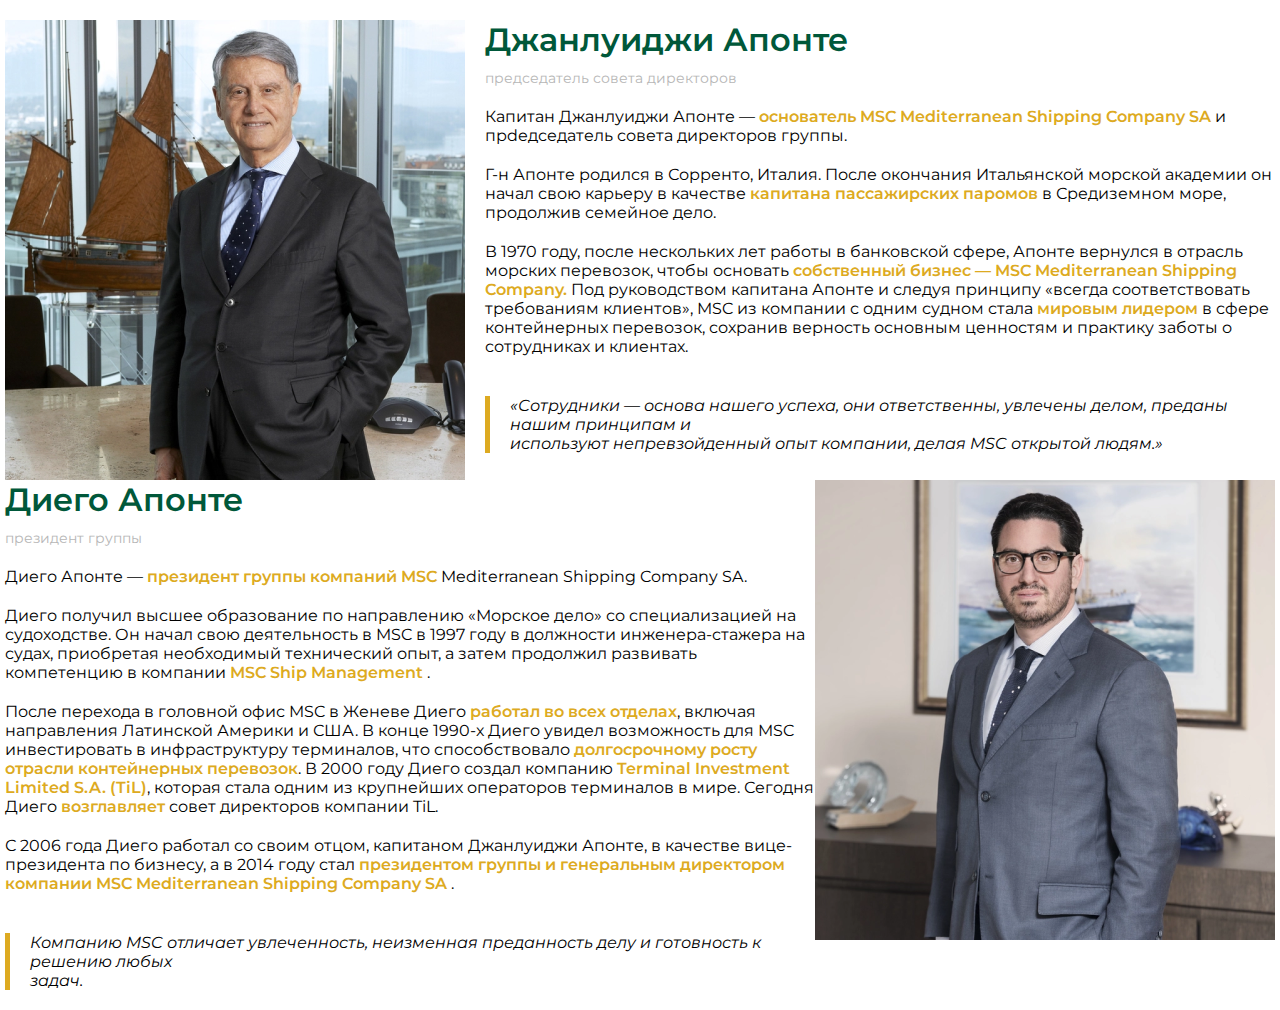
<file: management.html>
<!DOCTYPE html>
<html lang="en">
<head>
    <meta charset="UTF-8">
    <meta name="viewport" content="width=device-width, initial-scale=1.0">
    <title>Document</title>
    <link rel="stylesheet" href="./css/management.css">
</head>
<body>
    <section class="container">
        <div class="management_card-desktop">
            <div class="managment_card_flex">
                <div class="managment_card_img">
                    <img src="./imgs/Джанлуиджи_Апонте.png" alt="">
                </div>
                <div class="managment_card_info">
                    <div class="managment_card_name">
                        <h2 class="management_name">Джанлуиджи Апонте</h2>
                        <p>председатель совета директоров</p>
                    </div>
                    <div class="managment_card_text">
                        <p class="management_p">
                            Капитан Джанлуиджи Апонте — <label class="accent__p">основатель MSC Mediterranean
                                Shipping Company SA</label> и прdедседатель совета директоров группы.
                        </p>
                        <p class="management_p">
                            Г-н Апонте родился в Сорренто, Италия. После окончания
                            Итальянской морской академии он начал свою карьеру
                            в качестве <label class="accent__p">капитана пассажирских паромов</label> в Средиземном море,
                            продолжив семейное дело.
                        </p>
                        <p class="management_p">
                            В 1970 году, после нескольких лет работы в банковской сфере,
                            Апонте вернулся в отрасль морских перевозок, чтобы основать
                            <label class="accent__p">собственный бизнес — MSC Mediterranean Shipping Company.</label>
                            Под руководством капитана Апонте и следуя принципу «всегда 
                            соответствовать требованиям клиентов», MSC из компании
                            с одним судном стала <label class="accent__p">мировым лидером</label> в сфере контейнерных 
                            перевозок, сохранив верность основным ценностям и практику заботы 
                            о сотрудниках и клиентах.
                        </p>
                    </div>
                    <div class="managment_card_description">
                        <p>
                            «Сотрудники — основа нашего успеха, они ответственны, увлечены 
                            делом, преданы нашим принципам и<br> используют непревзойденный опыт 
                            компании, делая MSC открытой людям.»
                        </p>
                    </div>
                </div>
            </div>
        </div>
        <div class="management_card-desktop">
            <div class="managment_card_flex">
                <div class="managment_card_info2">
                    <div class="managment_card_name">
                        <h2 class="management_name">Диего Апонте</h2>
                        <p>президент группы</p>
                    </div>
                    <div class="managment_card_text">
                        <p class="management_p">
                            Диего Апонте — <label class="accent__p">президент группы компаний MSC</label> Mediterranean Shipping Company SA.
                        </p>
                        <p class="management_p">
                            Диего получил высшее образование по направлению «Морское дело» со специализацией на судоходстве. Он начал свою деятельность в MSC в 1997 году в должности инженера-стажера на судах, приобретая необходимый технический опыт, а затем продолжил развивать компетенцию в компании <label class="accent__p">MSC Ship Management</label> .
                        </p>
                        <p class="management_p">
                            После перехода в головной офис MSC в Женеве Диего <label class="accent__p">работал во всех отделах</label>, включая направления Латинской Америки и США. В конце 1990-х Диего увидел возможность для MSC инвестировать в инфраструктуру терминалов, что способствовало <label class="accent__p">долгосрочному росту отрасли контейнерных перевозок</label>. В 2000 году Диего создал компанию <label class="accent__p">Terminal Investment Limited S.A. (TiL)</label>, которая стала одним из крупнейших операторов терминалов в мире. Сегодня Диего <label class="accent__p">возглавляет</label> совет директоров компании TiL.
                        </p>
                        <p class="management_p">
                            С 2006 года Диего работал со своим отцом, капитаном Джанлуиджи Апонте, в качестве вице-президента по бизнесу, а в 2014 году  стал <label class="accent__p">президентом группы и генеральным директором компании MSC Mediterranean Shipping Company SA</label> .
                        </p>
                    </div>
                    <div class="managment_card_description">
                        <p>
                            Компанию MSC отличает увлеченность, неизменная преданность делу и готовность к решению любых <br> задач.
                        </p>
                    </div>
                </div>
                <div class="managment_card_img">
                    <img src="./imgs/Диего_Апонте.png" alt="">
                </div>
            </div>
        </div>
        <div class="management_card_mobile">
            <div class="managment_card_flex">
                <div class="managment_card_img">
                    <img src="./imgs/Джанлуиджи_Апонте.png" alt="">
                </div>
                <div class="managment_card_info">
                    <div class="managment_card_name">
                        <h2 class="management_name">Джанлуиджи Апонте</h2>
                        <p>председатель совета директоров</p>
                    </div>
                    <div class="managment_card_text">
                        <p class="management_p">
                            Капитан Джанлуиджи Апонте — <label class="accent__p">основатель MSC Mediterranean
                                Shipping Company SA</label> и прdедседатель совета директоров группы.
                        </p>
                        <p class="management_p">
                            Г-н Апонте родился в Сорренто, Италия. После окончания
                            Итальянской морской академии он начал свою карьеру
                            в качестве <label class="accent__p">капитана пассажирских паромов</label> в Средиземном море,
                            продолжив семейное дело.
                        </p>
                        <p class="management_p">
                            В 1970 году, после нескольких лет работы в банковской сфере,
                            Апонте вернулся в отрасль морских перевозок, чтобы основать
                            <label class="accent__p">собственный бизнес — MSC Mediterranean Shipping Company.</label>
                            Под руководством капитана Апонте и следуя принципу «всегда 
                            соответствовать требованиям клиентов», MSC из компании
                            с одним судном стала <label class="accent__p">мировым лидером</label> в сфере контейнерных 
                            перевозок, сохранив верность основным ценностям и практику заботы 
                            о сотрудниках и клиентах.
                        </p>
                    </div>
                    <div class="managment_card_description">
                        <p>
                            «Сотрудники — основа нашего успеха, они ответственны, увлечены 
                            делом, преданы нашим принципам и<br> используют непревзойденный опыт 
                            компании, делая MSC открытой людям.»
                        </p>
                    </div>
                </div>
            </div>
        </div>
        <div class="management_card_mobile">
            <div class="managment_card_flex">
                <div class="managment_card_info2">
                    <div class="managment_card_img">
                        <img src="./imgs/Диего_Апонте.png" alt="">
                    </div>
                    <div class="management_card-text">
                        <div class="managment_card_name">
                            <h2 class="management_name">Диего Апонте</h2>
                            <p>президент группы</p>
                        </div>
                        <div class="managment_card_text">
                            <p class="management_p">
                                Диего Апонте — <label class="accent__p">президент группы компаний MSC</label> Mediterranean Shipping Company SA.
                            </p>
                            <p class="management_p">
                                Диего получил высшее образование по направлению «Морское дело» со специализацией на судоходстве. Он начал свою деятельность в MSC в 1997 году в должности инженера-стажера на судах, приобретая необходимый технический опыт, а затем продолжил развивать компетенцию в компании <label class="accent__p">MSC Ship Management</label> .
                            </p>
                            <p class="management_p">
                                После перехода в головной офис MSC в Женеве Диего <label class="accent__p">работал во всех отделах</label>, включая направления Латинской Америки и США. В конце 1990-х Диего увидел возможность для MSC инвестировать в инфраструктуру терминалов, что способствовало <label class="accent__p">долгосрочному росту отрасли контейнерных перевозок</label>. В 2000 году Диего создал компанию <label class="accent__p">Terminal Investment Limited S.A. (TiL)</label>, которая стала одним из крупнейших операторов терминалов в мире. Сегодня Диего <label class="accent__p">возглавляет</label> совет директоров компании TiL.
                            </p>
                            <p class="management_p">
                                С 2006 года Диего работал со своим отцом, капитаном Джанлуиджи Апонте, в качестве вице-президента по бизнесу, а в 2014 году  стал <label class="accent__p">президентом группы и генеральным директором компании MSC Mediterranean Shipping Company SA</label> .
                            </p>
                        </div>
                        <div class="managment_card_description">
                            <p>
                                Компанию MSC отличает увлеченность, неизменная преданность делу и готовность к решению любых <br> задач.
                            </p>
                        </div>
                    </div>
                </div>
            </div>
        </div>
    </section>
</body>
</html>
</file>
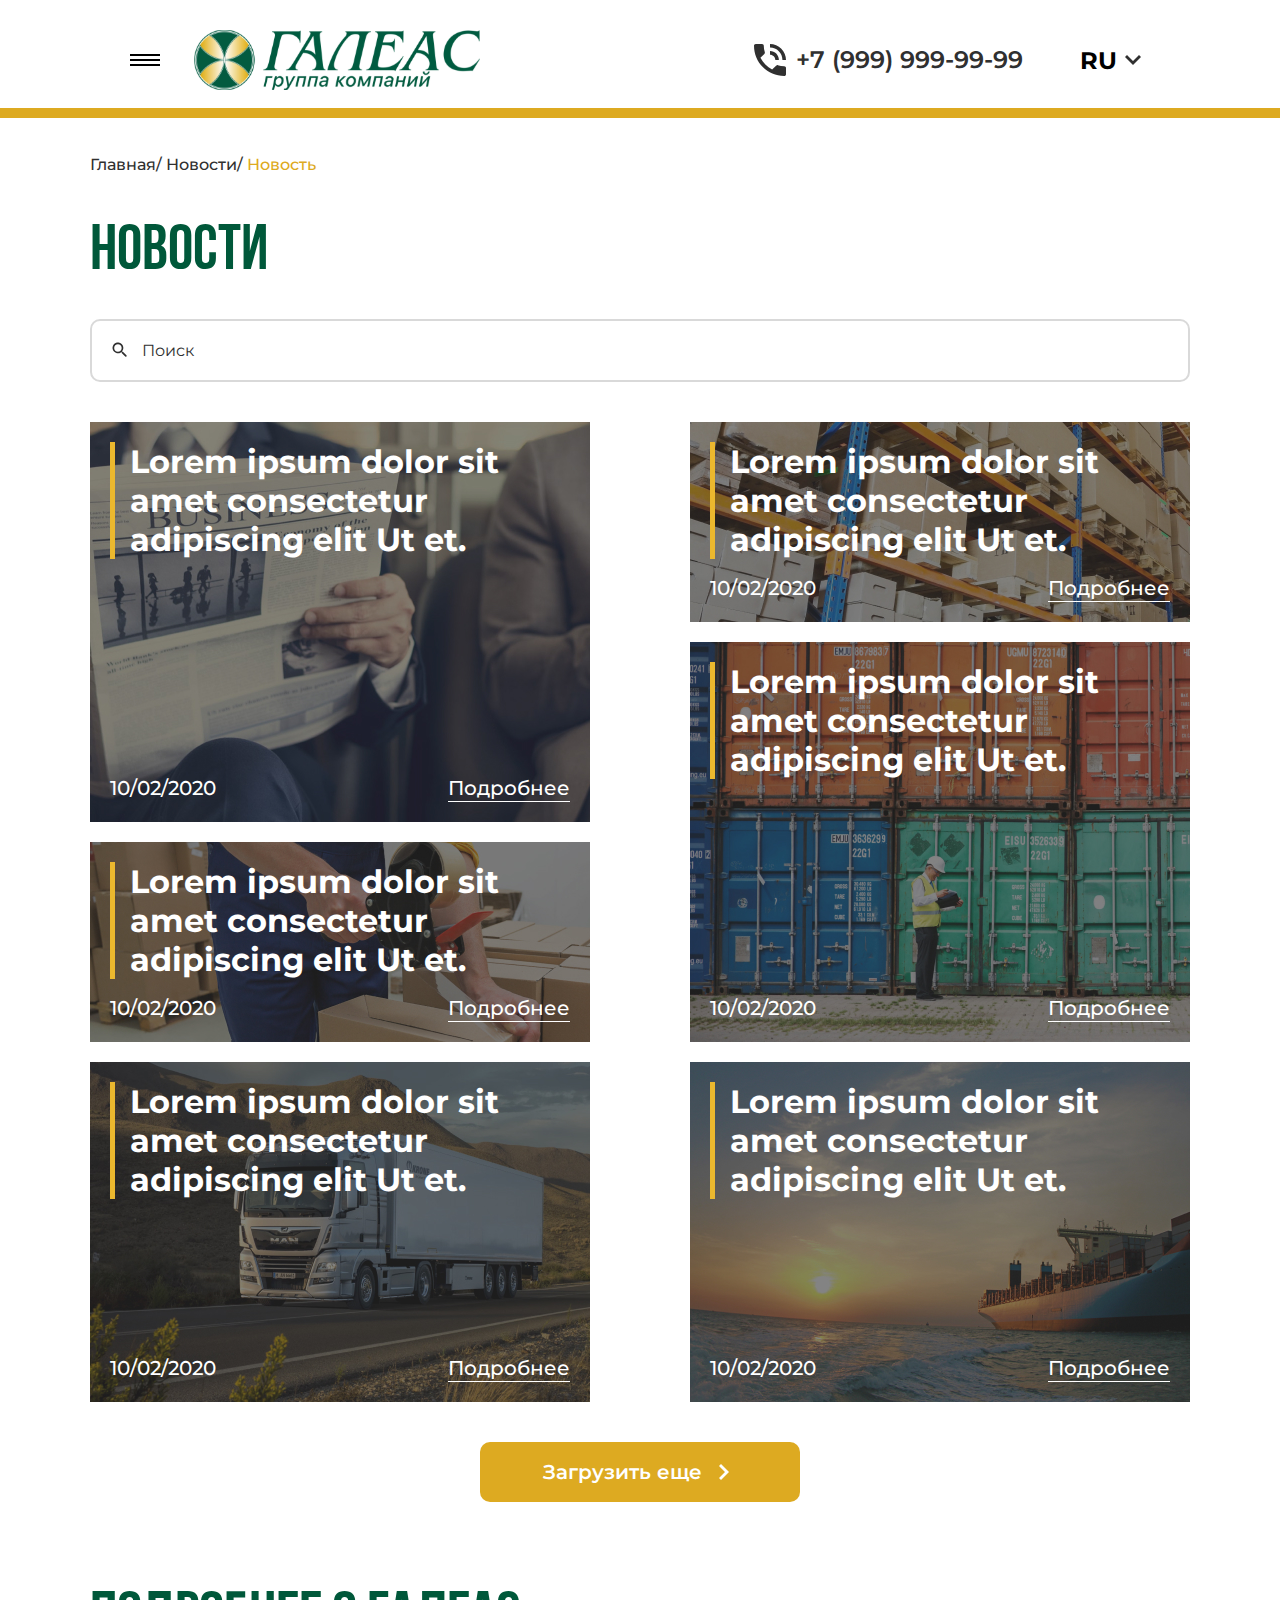
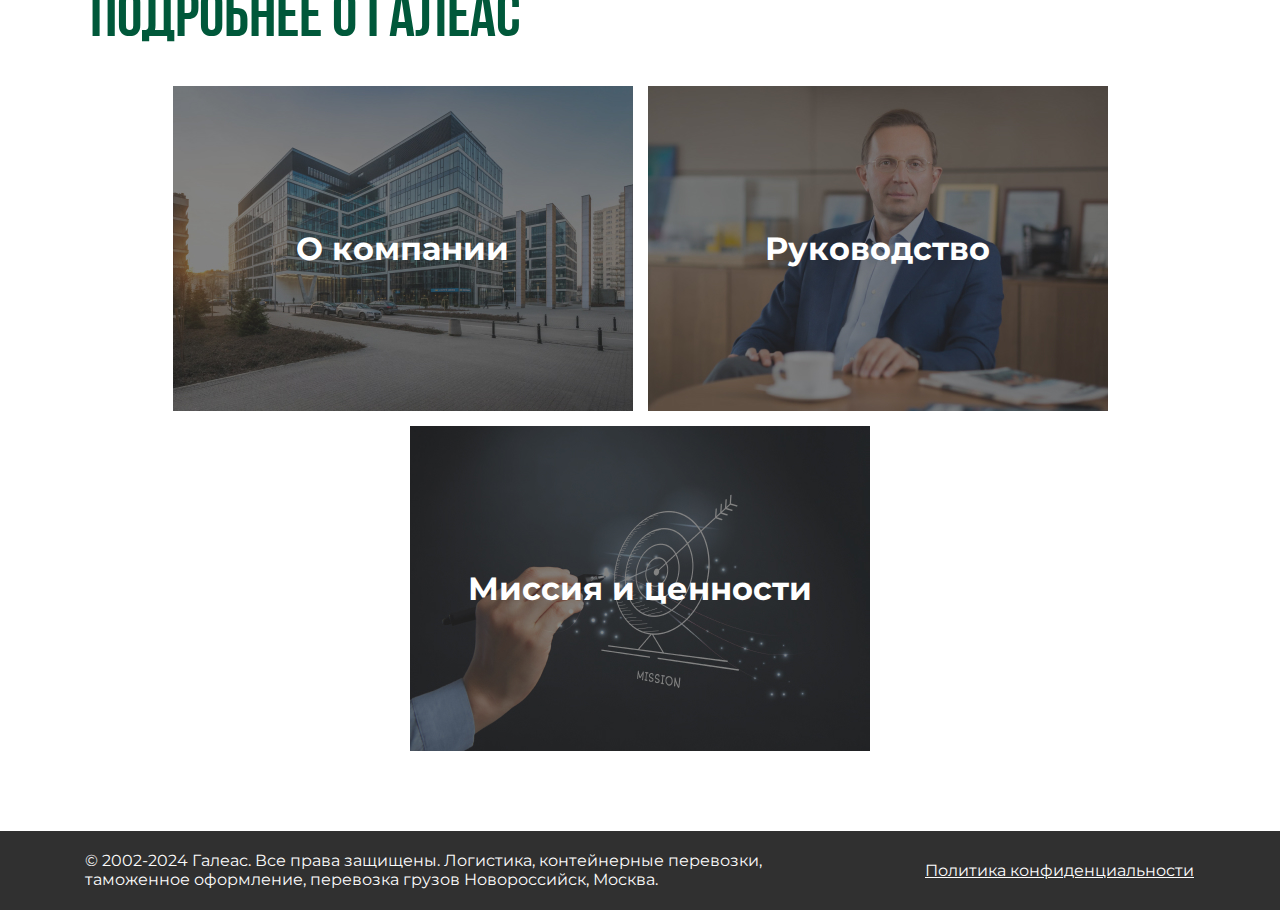
<file: news-items.html>
<!DOCTYPE html>
<html lang="en">
<head>
    <meta charset="UTF-8">
    <meta name="viewport" content="width=device-width, initial-scale=1.0">
    <title>Document</title>
    <link rel="stylesheet" href="./css/reset.css">
    <link rel="stylesheet" href="./css/main.css">
    <link rel="stylesheet" href="./css/shipping.css">
    <link rel="stylesheet" href="./css/btn.css">           
    <link rel="stylesheet" href="./css/footer.css">
    <link rel="stylesheet" href="./css/header.css">
    <link rel="stylesheet" href="./css/breadcrumbs.css">
    <link rel="stylesheet" href="./css/details.css">
    <link rel="stylesheet" href="./css/news.css">
    <link rel="stylesheet" href="./css/news-items.css">
    <link rel="stylesheet" href="./css/dropdown_lang.css">

    <link rel="stylesheet" href="./css/solutions.css">
    <link rel="stylesheet" href="./css/menu.css">
</head>
<body>
    <header class="header">
        <div class="header__flex">
            <div class="header__container">
                <div class="menu-btn">
                    <span></span>
                    <span></span>
                    <span></span>
                </div>
                <div class="menu ">
                    <div class="menu_btn_container">
                        <button class="menu-solutions">Решения</button>
                        <button class="menu-service">Услуги</button>
                        <button class="menu-industry">Отрасли</button>
                        <button class="menu-options">О нас</button>
                        <button class="menu-news">Новости</button>
                        <button class="menu-sotrudnik">Сотрудничество</button>
                        <button class="menu-vacation">Вакансии</button>
                        <button class="menu-faq">FAQ</button>

                        <div class="menu-container">
                            
                        </div>

                        <button class="menu-solutions_mobile">Решения</button>
                            <div class="menu_moba hide_mobile_menu">

                                <button class="button_mobile_shipping button_hiderr">Морские перевозки</button>

                                    <div class="menu_btn_container2 active_shipping hide1">
                                        <a href="#">Морские перевозки</a>
                                        <a href="#">Генеральные/сухие перевозки</a> 
                                        <a href="#">Рефрижераторные грузы</a>
                                        <a href="#">Проектные грузы</a>
                                        <a href="#">Наливные грузы</a>
                                        <a href="#">Розничная торговля</a>
                                        <a href="#">LCL/FCL перевозки</a>
                                        <a href="#">Крупнотоннажные и негабаритные перевозки</a>
                                    </div>

                                    <button class="car-mobile button_hiderr">Наземные перевозки</button>
                                                
                                    <div class="menu_btn_container2 active_car hide2">
                                        <a href="#">Автомобильные перевозки</a>
                                        <a href="#">Железнодорожные перевозки</a>
                                        <a href="#">LCL/FCL перевозки</a>
                                        <a href="#">Крупнотоннажные и<br> негабаритные перевозки</a>
                                    </div>

                                <button class="button_mobile_train button_hiderr">Воздушные перевозки </button>
                                    <div class="menu_btn_container2 active_train hide5">
                                        <a href="#">Воздушные перевозки</a>
                                        <a href="#">LCL/FCL перевозки</a>
                                    </div>

                                <button class="button_mobile_info button_hiderr"></button>
                                    <div class="menu_btn_container2 active_info hide4">
                                        <a href="#">Воздушные перевозки</a>
                                        <a href="#">LCL/FCL перевозки</a>
                                    </div>
                            </div>
                    
                        <button class="menu-service_mobile">Услуги</button>
                        <button class="menu-industry_mobile">Отрасли</button>
                        <button class="menu-options_mobile">О нас</button>
                        <button class="menu-news_mobile">Новости</button>
                        <button class="menu-sotrudnik_mobile">Сотрудничество</button>
                        <button class="menu-vacation_mobile">Вакансии</button>
                        <button class="menu-faq_mobile">FAQ</button>
                    </div>




                    <div class="mobile_selector_lang">
                        <div class="lang_flex">
                            <div class="form-group__lang_mobile">
                                <div class="dropdown__lang">
                                    <button class="dropdown__button__lang_mobile">RU</button>
                                    <ul class="dropdown__list__lang_mobile">
                                        <li class="dropdown__list-item__lang" data-value="option">Английский</li>
                                        <li class="dropdown__list-item__lang" data-value="option">Русский</li>
                                        <li class="dropdown__list-item__lang" data-value="option">Польский</li>
                                        <li class="dropdown__list-item__lang" data-value="option">Немецкий</li>
                                    </ul>
                                    <input type="text" name="select-category" value="" class="dropdown__input-hidden">
                                </div>
                            </div>
                        </div>
                    </div>

                    <hr class="hr__title_mobile">

                    <div class="contacs_mobile">
                        <a href="tel:+79999999999" class="header__phone_mobile">
                            <img src="./imgs/icons/tel.svg" class="phone_img_mobile" alt="Телефон">
                            <strong class="number">+7 (999) 999-99-99</strong>
                        </a>
                        <div class="header__socials_mobile">
                            <a href="#" class="header__social_mobile">
                                <img src="./imgs/icons/mail.svg" alt="Почта">
                            </a>
            
                            <a href="#" class="header__social_mobile">
                                <img src="./imgs/icons/vk.svg" alt="VK">
                            </a>
            
                            <a href="#" class="header__social_mobile">
                                <img src="./imgs/icons/Whatsapp.svg" alt="Whats app">
                            </a>
                        </div>
            
                    </div>
                </div>

                <div id="closeMenuByBg" class="none" style="position: absolute; z-index: 9; width: 100vw; height: 100vh;">
                    
                </div>

                
                <div class="menu-solutions1 menu_vision2">
                        <div class="menu_btn_container2">
                            <button class="shipping_menu">Морские перевозки</button>
                            <button class="ground_transportation">Наземные перевозки</button>
                            <button class="air_transportation">Воздушные перевозки</button>
                        </div>
                </div>

                <div class="menu-service1 menu_vision3">
                    <div class="menu_btn_container2">
                        <button>Таможенное оформление</button>
                        <button>Страхование грузов</button>
                        <button>Экспедирование</button>
                        <button>Складская логистика</button>
                        <button>Реализация дизтоплива</button>
                        <button>Автозапчасти для грузовиков</button>
                    </div>
                </div>

                <div class="menu-industry1 menu_vision4">
                    <div class="menu_btn_container2">
                        <button>Сельское хозяйство</button>
                        <button>Автомобильная<br> промышленность</button>
                        <button>Химикаты, нефтехимия и<br> изделия из пластмасс</button>
                        <button>Продукты питания и <br>напитки</button>
                        <button>Фрукты и овощи</button>
                        <button>Горнодобывающая<br> промышленность</button>
                        <button>Фармацевтическая<br> продукция</button>
                        <button>Розничная торговля</button>
                        <button>Проектная логистика</button>
                        <button>Крупнотоннажные и<br> негабаритные грузы</button>
                    </div>
                </div>

                <div class="menu-options1 menu_vision5">
                    <div class="menu_btn_container2">
                        <button>О компании</button>
                        <button>Руководство компании</button>
                        <button>Миссия и ценности</button>
                        <button>История</button>
                        <button>Реквизиты</button>
                        <button>Портфолио</button>
                        <button>Наши партнёры</button>
                    </div>
                </div>



                <div class="menu-solutions2 menu_vision_shiping">
                    <div class="menu_btn_container2">
                        <a href="#">Морские перевозки</a>
                        <a href="#">Генеральные/сухие перевозки</a>
                        <a href="#">Рефрижераторные грузы</a>
                        <a href="#">Проектные грузы</a>
                        <a href="#">Наливные грузы</a>
                        <a href="#">Розничная торговля</a>
                        <a href="#">LCL/FCL перевозки</a>
                        <a href="#">Крупнотоннажные и<br> негабаритные перевозки</a>
                    </div>
                </div>

                <div class="menu-solutions2-1 menu_vision_ground">
                    <div class="menu_btn_container2">
                        <a href="#">Автомобильные перевозки</a>
                        <a href="#">Железнодорожные перевозки</a>
                        <a href="#">LCL/FCL перевозки</a>
                        <a href="#">Крупнотоннажные и<br> негабаритные перевозки</a>
                    </div>
                </div>
                
                <div class="menu-solutions2-3 menu_vision_air">
                    <div class="menu_btn_container2">
                        <a href="#">Воздушные перевозки</a>
                        <a href="#">LCL/FCL перевозки</a>
                    </div>
                </div>


                <a href="#" class="header__logo">
                    <img src="./imgs/logo.svg" alt="Галеас">
                </a>          
            </div>
            <div class="header__wrapper">
                <a href="tel:+79999999999" class="header__phone">
                    <img src="./imgs/icons/tel.svg" class="phone_img" alt="Телефон">
                    <strong class="number">+7 (999) 999-99-99</strong>
                </a>
                <div class="header__socials">
                    <a href="#" class="header__social">
                        <img src="./imgs/icons/mail.svg" alt="Почта">
                    </a>
    
                    <a href="#" class="header__social">
                        <img src="./imgs/icons/vk.svg" alt="VK">
                    </a>
    
                    <a href="#" class="header__social">
                        <img src="./imgs/icons/Whatsapp.svg" alt="Whats app">
                    </a>
                </div>
    
                <div class="lang_flex">
                    <div class="form-group__lang">
                        <div class="dropdown__lang">
                            <button class="dropdown__button__lang">RU</button>
                            <ul class="dropdown__list__lang">
                                <li class="dropdown__list-item__lang" data-value="option">Английский</li>
                                <li class="dropdown__list-item__lang" data-value="option">Русский</li>
                                <li class="dropdown__list-item__lang" data-value="option">Польский</li>
                                <li class="dropdown__list-item__lang" data-value="option">Немецкий</li>
                            </ul>
                            <input type="text" name="select-category" value="" class="dropdown__input-hidden">
                        </div>
                    </div>
                </div>
            </div>
        </div>
    </header> 

    <main>
        <section class="breadcrumb container">
            <a href="#" class="breadcrumb__link">Главная/</a>
            <a href="#" class="breadcrumb__link">Новости/</a>
            <a href="#" class="breadcrumb__link breadcrumb__link--active">Новость</a>
        </section>
        <section class="news-items container">
            <h2 class="news-items__header">
                Новости
            </h2>
            <div class="news__items__input-container">
                <input type="text" placeholder="Поиск" class="news-items__input">
            </div>
            <div class="news-items__cols">
                <div class="news-items__col">
                    <a href="#" class="news-items__card news-items__card--big news-items__card--1">
                        <h2 class="news-items__title">
                            Lorem ipsum dolor sit amet consectetur adipiscing elit Ut et.
                        </h2>
                        <div class="news-items__row">
                            <strong class="news-items__date">10/02/2020</strong>
                            <span class="news-items__more">Подробнее</span>
                        </div>
                    </a>
                    <a href="#" class="news-items__card news-items__card--half news-items__card--2">
                        <h2 class="news-items__title">
                            Lorem ipsum dolor sit amet consectetur adipiscing elit Ut et.
                        </h2>
                        <div class="news-items__row">
                            <strong class="news-items__date">10/02/2020</strong>
                            <span class="news-items__more">Подробнее</span>
                        </div>
                    </a>
                    <a href="#" class="news-items__card news-items__card--3">
                        <h2 class="news-items__title">
                            Lorem ipsum dolor sit amet consectetur adipiscing elit Ut et.
                        </h2>
                        <div class="news-items__row">
                            <strong class="news-items__date">10/02/2020</strong>
                            <span class="news-items__more">Подробнее</span>
                        </div>
                    </a>
                </div>
                <div class="news-items__col">
                    <a href="#" class="news-items__card  news-items__card--half news-items__card--4">
                        <h2 class="news-items__title">
                            Lorem ipsum dolor sit amet consectetur adipiscing elit Ut et.
                        </h2>
                        <div class="news-items__row">
                            <strong class="news-items__date">10/02/2020</strong>
                            <span class="news-items__more">Подробнее</span>
                        </div>
                    </a>
                    <a href="#" class="news-items__card news-items__card--big news-items__card--5">
                        <h2 class="news-items__title">
                            Lorem ipsum dolor sit amet consectetur adipiscing elit Ut et.
                        </h2>
                        <div class="news-items__row">
                            <strong class="news-items__date">10/02/2020</strong>
                            <span class="news-items__more">Подробнее</span>
                        </div>
                    </a>
                    <a href="#" class="news-items__card news-items__card--6">
                        <h2 class="news-items__title">
                            Lorem ipsum dolor sit amet consectetur adipiscing elit Ut et.
                        </h2>
                        <div class="news-items__row">
                            <strong class="news-items__date">10/02/2020</strong>
                            <span class="news-items__more">Подробнее</span>
                        </div>
                    </a>
                </div>
            </div>
            <a href="#" class="btn news-items--btn">
                <span>
                    Загрузить еще 
                </span>
                <svg width="24" height="24" viewBox="0 0 24 24" fill="none" xmlns="http://www.w3.org/2000/svg">
                <path fill-rule="evenodd" clip-rule="evenodd" d="M9 4L7 6L13 12L7 18L9 20L17 12L9 4Z" fill="white"/>
                </svg>
            </a>
        </section>
        </section>
        <section class="details container">
            <h2 class="details__title">Подробнее о галеас</h2>
            <div class="details__cards">
                <div class="details__card" style="background: url('./imgs/details/1.jpg');">
                    <strong class="details__strong">О компании</strong>
                </div>
                <div class="details__card" style="background: url('./imgs/details/2.jpg');">
                    <strong class="details__strong">Руководство</strong>
                </div>
                <div class="details__card" style="background: url('./imgs/details/3.jpg');">
                    <strong class="details__strong">Миссия и ценности</strong>
                </div>
            </div>
        </section>
    </main>
    <footer class="footer">
        <div class="footer__txt">
            © 2002-2024 Галеас. Все права защищены. Логистика, контейнерные перевозки, таможенное оформление, перевозка грузов Новороссийск, Москва.
        </div>   
        <a href="#" class="footer__policy">Политика конфиденциальности</a>  
    </footer>
    <script src="./js/questions.js"></script>
    <script src="./js/dropdown_lang.js"></script>
    <script src="./js/main.js"></script>
    <script src="./js/dropdown.js"></script>
    <script src="./js/popup.js"></script>
</body>
</html>
</file>
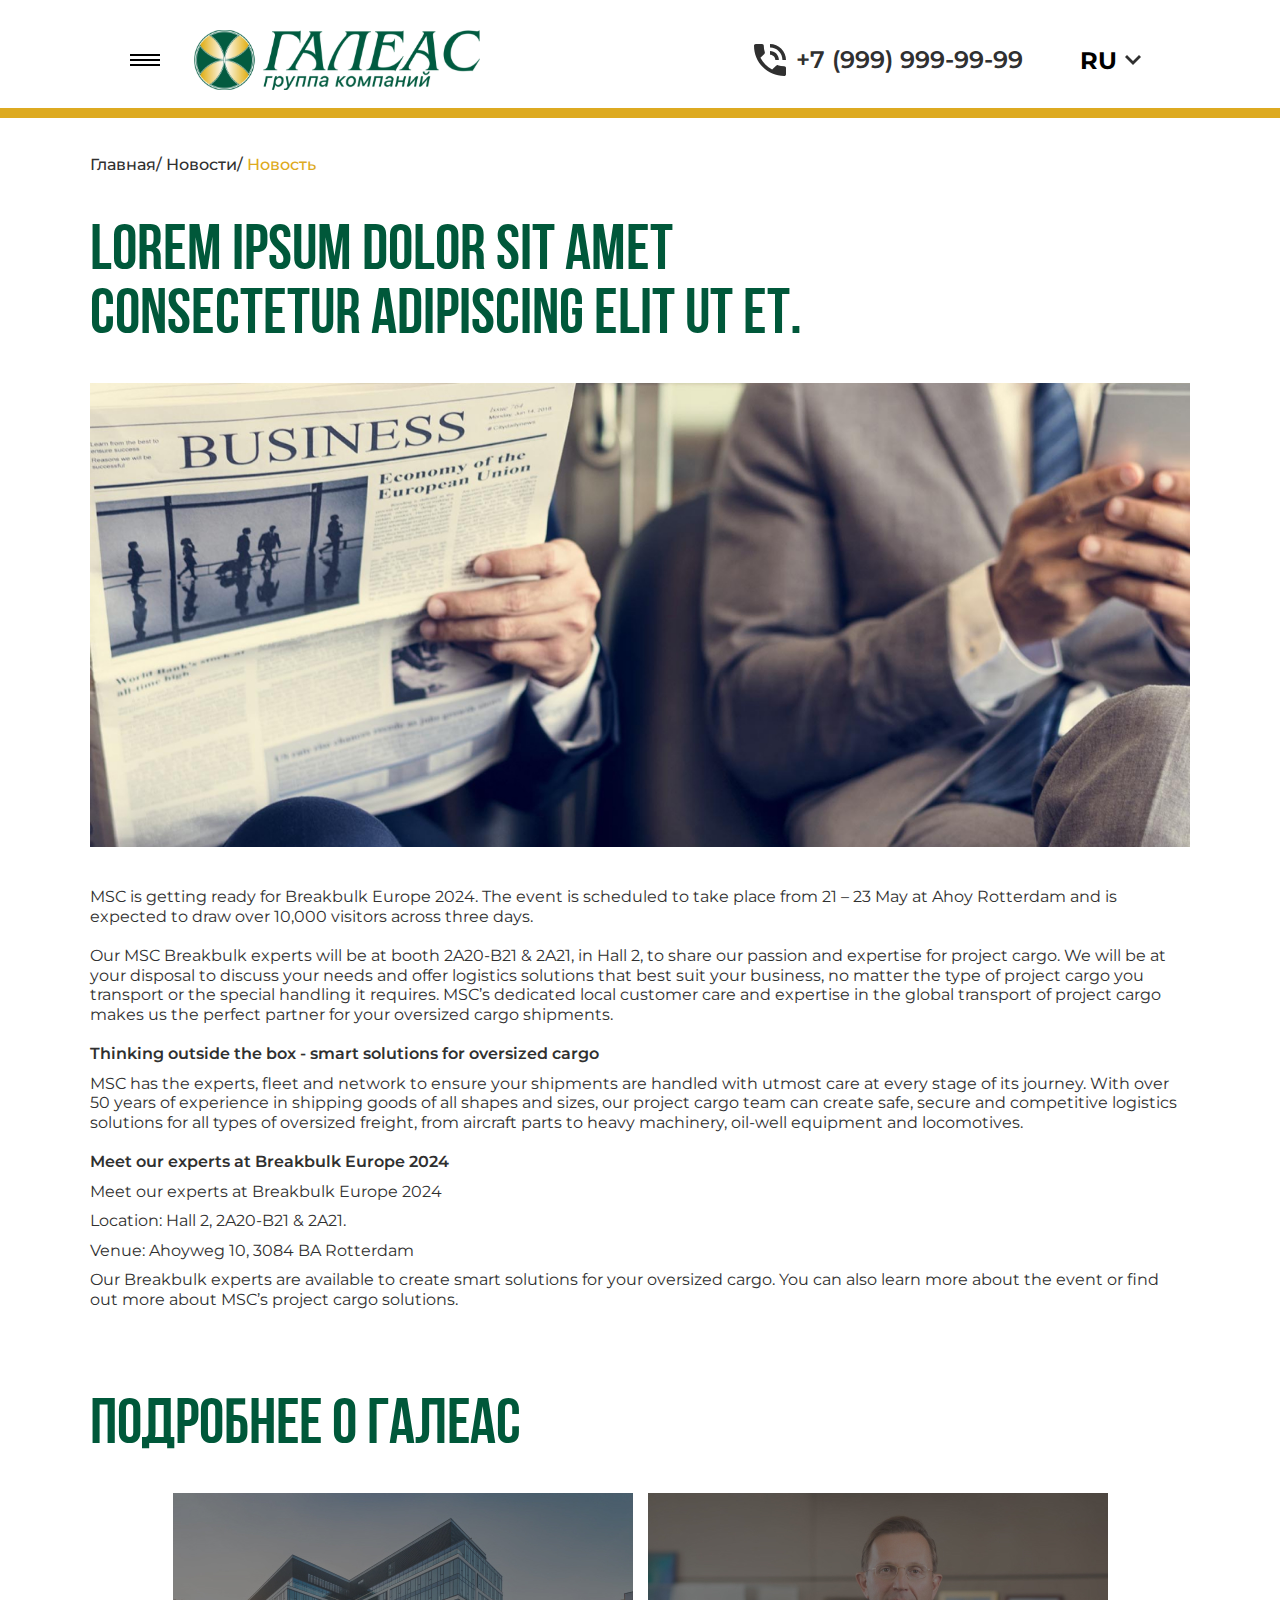
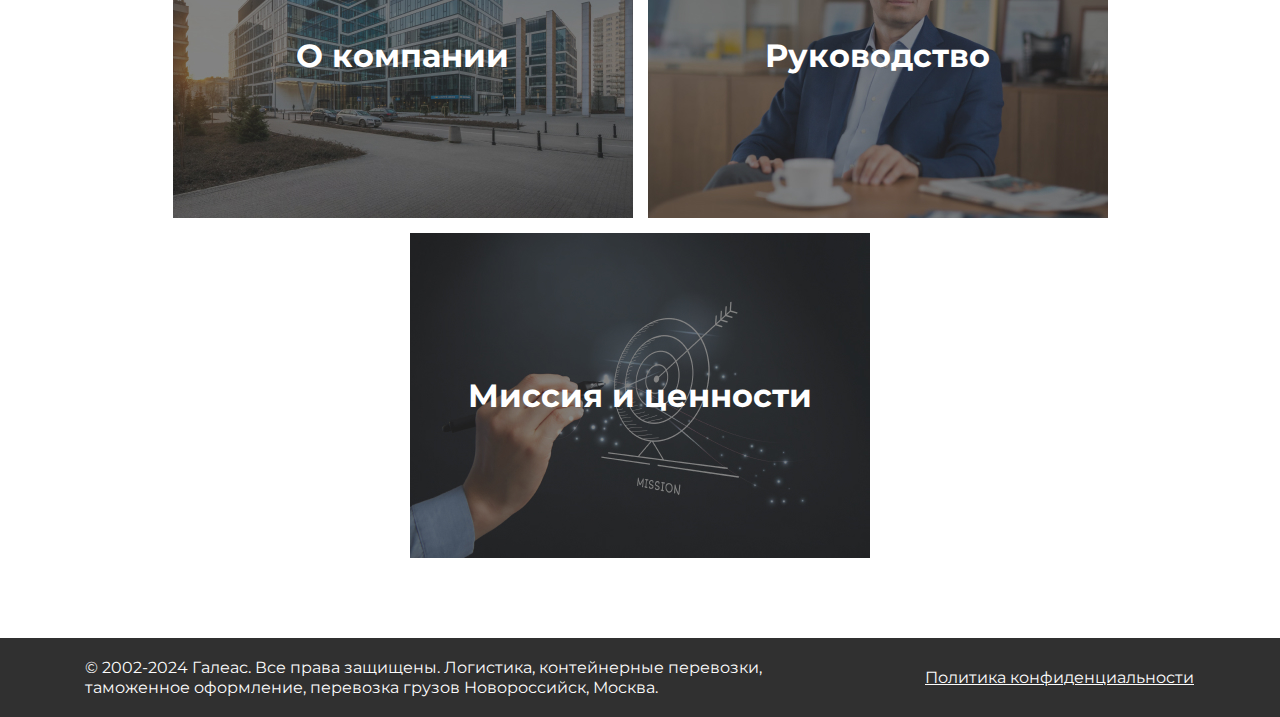
<file: news.html>
<!DOCTYPE html>
<html lang="en">
<head>
    <meta charset="UTF-8">
    <meta name="viewport" content="width=device-width, initial-scale=1.0">
    <title>Document</title>
    <link rel="stylesheet" href="./css/reset.css">
    <link rel="stylesheet" href="./css/main.css">
    <link rel="stylesheet" href="./css/shipping.css">
    <link rel="stylesheet" href="./css/btn.css">           
    <link rel="stylesheet" href="./css/footer.css">
    <link rel="stylesheet" href="./css/header.css">
    <link rel="stylesheet" href="./css/breadcrumbs.css">
    <link rel="stylesheet" href="./css/details.css">
    <link rel="stylesheet" href="./css/news.css">
    <link rel="stylesheet" href="./css/dropdown_lang.css">
    <link rel="stylesheet" href="./css/solutions.css">
    <link rel="stylesheet" href="./css/menu.css">
</head>
<body>
    <header class="header">
        <div class="header__flex">
            <div class="header__container">
                <div class="menu-btn">
                    <span></span>
                    <span></span>
                    <span></span>
                </div>
                <div class="menu ">
                    <div class="menu_btn_container">
                        <button class="menu-solutions">Решения</button>
                        <button class="menu-service">Услуги</button>
                        <button class="menu-industry">Отрасли</button>
                        <button class="menu-options">О нас</button>
                        <button class="menu-news">Новости</button>
                        <button class="menu-sotrudnik">Сотрудничество</button>
                        <button class="menu-vacation">Вакансии</button>
                        <button class="menu-faq">FAQ</button>

                        <div class="menu-container">
                            
                        </div>

                        <button class="menu-solutions_mobile">Решения</button>
                            <div class="menu_moba hide_mobile_menu">

                                <button class="button_mobile_shipping button_hiderr">Морские перевозки</button>

                                    <div class="menu_btn_container2 active_shipping hide1">
                                        <a href="#">Морские перевозки</a>
                                        <a href="#">Генеральные/сухие перевозки</a> 
                                        <a href="#">Рефрижераторные грузы</a>
                                        <a href="#">Проектные грузы</a>
                                        <a href="#">Наливные грузы</a>
                                        <a href="#">Розничная торговля</a>
                                        <a href="#">LCL/FCL перевозки</a>
                                        <a href="#">Крупнотоннажные и негабаритные перевозки</a>
                                    </div>

                                    <button class="car-mobile button_hiderr">Наземные перевозки</button>
                                                
                                    <div class="menu_btn_container2 active_car hide2">
                                        <a href="#">Автомобильные перевозки</a>
                                        <a href="#">Железнодорожные перевозки</a>
                                        <a href="#">LCL/FCL перевозки</a>
                                        <a href="#">Крупнотоннажные и<br> негабаритные перевозки</a>
                                    </div>

                                <button class="button_mobile_train button_hiderr">Воздушные перевозки </button>
                                    <div class="menu_btn_container2 active_train hide5">
                                        <a href="#">Воздушные перевозки</a>
                                        <a href="#">LCL/FCL перевозки</a>
                                    </div>

                                <button class="button_mobile_info button_hiderr"></button>
                                    <div class="menu_btn_container2 active_info hide4">
                                        <a href="#">Воздушные перевозки</a>
                                        <a href="#">LCL/FCL перевозки</a>
                                    </div>
                            </div>
                    
                        <button class="menu-service_mobile">Услуги</button>
                        <button class="menu-industry_mobile">Отрасли</button>
                        <button class="menu-options_mobile">О нас</button>
                        <button class="menu-news_mobile">Новости</button>
                        <button class="menu-sotrudnik_mobile">Сотрудничество</button>
                        <button class="menu-vacation_mobile">Вакансии</button>
                        <button class="menu-faq_mobile">FAQ</button>
                    </div>




                    <div class="mobile_selector_lang">
                        <div class="lang_flex">
                            <div class="form-group__lang_mobile">
                                <div class="dropdown__lang">
                                    <button class="dropdown__button__lang_mobile">RU</button>
                                    <ul class="dropdown__list__lang_mobile">
                                        <li class="dropdown__list-item__lang" data-value="option">Английский</li>
                                        <li class="dropdown__list-item__lang" data-value="option">Русский</li>
                                        <li class="dropdown__list-item__lang" data-value="option">Польский</li>
                                        <li class="dropdown__list-item__lang" data-value="option">Немецкий</li>
                                    </ul>
                                    <input type="text" name="select-category" value="" class="dropdown__input-hidden">
                                </div>
                            </div>
                        </div>
                    </div>

                    <hr class="hr__title_mobile">

                    <div class="contacs_mobile">
                        <a href="tel:+79999999999" class="header__phone_mobile">
                            <img src="./imgs/icons/tel.svg" class="phone_img_mobile" alt="Телефон">
                            <strong class="number">+7 (999) 999-99-99</strong>
                        </a>
                        <div class="header__socials_mobile">
                            <a href="#" class="header__social_mobile">
                                <img src="./imgs/icons/mail.svg" alt="Почта">
                            </a>
            
                            <a href="#" class="header__social_mobile">
                                <img src="./imgs/icons/vk.svg" alt="VK">
                            </a>
            
                            <a href="#" class="header__social_mobile">
                                <img src="./imgs/icons/Whatsapp.svg" alt="Whats app">
                            </a>
                        </div>
            
                    </div>
                </div>

                <div id="closeMenuByBg" class="none" style="position: absolute; z-index: 9; width: 100vw; height: 100vh;">
                    
                </div>

                
                <div class="menu-solutions1 menu_vision2">
                        <div class="menu_btn_container2">
                            <button class="shipping_menu">Морские перевозки</button>
                            <button class="ground_transportation">Наземные перевозки</button>
                            <button class="air_transportation">Воздушные перевозки</button>
                        </div>
                </div>

                <div class="menu-service1 menu_vision3">
                    <div class="menu_btn_container2">
                        <button>Таможенное оформление</button>
                        <button>Страхование грузов</button>
                        <button>Экспедирование</button>
                        <button>Складская логистика</button>
                        <button>Реализация дизтоплива</button>
                        <button>Автозапчасти для грузовиков</button>
                    </div>
                </div>

                <div class="menu-industry1 menu_vision4">
                    <div class="menu_btn_container2">
                        <button>Сельское хозяйство</button>
                        <button>Автомобильная<br> промышленность</button>
                        <button>Химикаты, нефтехимия и<br> изделия из пластмасс</button>
                        <button>Продукты питания и <br>напитки</button>
                        <button>Фрукты и овощи</button>
                        <button>Горнодобывающая<br> промышленность</button>
                        <button>Фармацевтическая<br> продукция</button>
                        <button>Розничная торговля</button>
                        <button>Проектная логистика</button>
                        <button>Крупнотоннажные и<br> негабаритные грузы</button>
                    </div>
                </div>

                <div class="menu-options1 menu_vision5">
                    <div class="menu_btn_container2">
                        <button>О компании</button>
                        <button>Руководство компании</button>
                        <button>Миссия и ценности</button>
                        <button>История</button>
                        <button>Реквизиты</button>
                        <button>Портфолио</button>
                        <button>Наши партнёры</button>
                    </div>
                </div>



                <div class="menu-solutions2 menu_vision_shiping">
                    <div class="menu_btn_container2">
                        <a href="#">Морские перевозки</a>
                        <a href="#">Генеральные/сухие перевозки</a>
                        <a href="#">Рефрижераторные грузы</a>
                        <a href="#">Проектные грузы</a>
                        <a href="#">Наливные грузы</a>
                        <a href="#">Розничная торговля</a>
                        <a href="#">LCL/FCL перевозки</a>
                        <a href="#">Крупнотоннажные и<br> негабаритные перевозки</a>
                    </div>
                </div>

                <div class="menu-solutions2-1 menu_vision_ground">
                    <div class="menu_btn_container2">
                        <a href="#">Автомобильные перевозки</a>
                        <a href="#">Железнодорожные перевозки</a>
                        <a href="#">LCL/FCL перевозки</a>
                        <a href="#">Крупнотоннажные и<br> негабаритные перевозки</a>
                    </div>
                </div>
                
                <div class="menu-solutions2-3 menu_vision_air">
                    <div class="menu_btn_container2">
                        <a href="#">Воздушные перевозки</a>
                        <a href="#">LCL/FCL перевозки</a>
                    </div>
                </div>


                <a href="#" class="header__logo">
                    <img src="./imgs/logo.svg" alt="Галеас">
                </a>          
            </div>
            <div class="header__wrapper">
                <a href="tel:+79999999999" class="header__phone">
                    <img src="./imgs/icons/tel.svg" class="phone_img" alt="Телефон">
                    <strong class="number">+7 (999) 999-99-99</strong>
                </a>
                <div class="header__socials">
                    <a href="#" class="header__social">
                        <img src="./imgs/icons/mail.svg" alt="Почта">
                    </a>
    
                    <a href="#" class="header__social">
                        <img src="./imgs/icons/vk.svg" alt="VK">
                    </a>
    
                    <a href="#" class="header__social">
                        <img src="./imgs/icons/Whatsapp.svg" alt="Whats app">
                    </a>
                </div>
    
                <div class="lang_flex">
                    <div class="form-group__lang">
                        <div class="dropdown__lang">
                            <button class="dropdown__button__lang">RU</button>
                            <ul class="dropdown__list__lang">
                                <li class="dropdown__list-item__lang" data-value="option">Английский</li>
                                <li class="dropdown__list-item__lang" data-value="option">Русский</li>
                                <li class="dropdown__list-item__lang" data-value="option">Польский</li>
                                <li class="dropdown__list-item__lang" data-value="option">Немецкий</li>
                            </ul>
                            <input type="text" name="select-category" value="" class="dropdown__input-hidden">
                        </div>
                    </div>
                </div>
            </div>
        </div>
    </header> 

    <main>
        <section class="breadcrumb container">
            <a href="#" class="breadcrumb__link">Главная/</a>
            <a href="#" class="breadcrumb__link">Новости/</a>
            <a href="#" class="breadcrumb__link breadcrumb__link--active">Новость</a>
        </section>
        <section class="news container">
            <h2 class="news__title">
                Lorem ipsum dolor sit amet consectetur adipiscing elit Ut et.
            </h2>
            <img src="./imgs/news.jpg" alt="" class="news__img">
            <div class="news__wrapper">
                <div class="news__container">
                    <p class="news__txt">MSC is getting ready for Breakbulk Europe 2024. The event is scheduled to take place from 21 – 23 May at Ahoy Rotterdam and is expected to draw over 10,000 visitors across three days. </p>
                </div>
                <div class="news__container">
                    <p class="news__txt">Our MSC Breakbulk experts will be at booth 2A20-B21 & 2A21, in Hall 2, to share our passion and expertise for project cargo. We will be at your disposal to discuss your needs and offer logistics solutions that best suit your business, no matter the type of project cargo you transport or the special handling it requires. MSC’s dedicated local customer care and expertise in the global transport of project cargo makes us the perfect partner for your oversized cargo shipments.  </p>
                </div>
                <div class="news__container">
                    <strong class="news__strong">Thinking outside the box - smart solutions for oversized cargo</strong>
                    <p class="news__txt">
                        MSC has the experts, fleet and network to ensure your shipments are handled with utmost care at every stage of its journey. With over 50 years of experience in shipping goods of all shapes and sizes, our project cargo team can create safe, secure and competitive logistics solutions for all types of oversized freight, from aircraft parts to heavy machinery, oil-well equipment and locomotives. 
                    </p>
                </div>
                <div class="news__container">
                    <strong class="news__strong">Meet our experts at Breakbulk Europe 2024</strong>
                    <p class="news__txt">Meet our experts at Breakbulk Europe 2024</p>
                    <p class="news__txt">Location: Hall 2, 2A20-B21 & 2A21. </p>
                    <p class="news__txt">Venue: Ahoyweg 10, 3084 BA Rotterdam </p>
                    <p class="news__txt">Our Breakbulk experts are available to create smart solutions for your oversized cargo. You can also learn more about the event or find out more about MSC’s project cargo solutions.</p>
                </div>
            </div>
        </section>
        </section>
        <section class="details container">
            <h2 class="details__title">Подробнее о галеас</h2>
            <div class="details__cards">
                <div class="details__card" style="background: url('./imgs/details/1.jpg');">
                    <strong class="details__strong">О компании</strong>
                </div>
                <div class="details__card" style="background: url('./imgs/details/2.jpg');">
                    <strong class="details__strong">Руководство</strong>
                </div>
                <div class="details__card" style="background: url('./imgs/details/3.jpg');">
                    <strong class="details__strong">Миссия и ценности</strong>
                </div>
            </div>
        </section>
    </main>
    <footer class="footer">
        <div class="footer__txt">
            © 2002-2024 Галеас. Все права защищены. Логистика, контейнерные перевозки, таможенное оформление, перевозка грузов Новороссийск, Москва.
        </div>   
        <a href="#" class="footer__policy">Политика конфиденциальности</a>  
    </footer>
    <script src="./js/questions.js"></script>
    <script src="./js/dropdown_lang.js"></script>
    <script src="./js/main.js"></script>
    <script src="./js/dropdown.js"></script>
    <script src="./js/popup.js"></script>
</body>
</html>
</file>
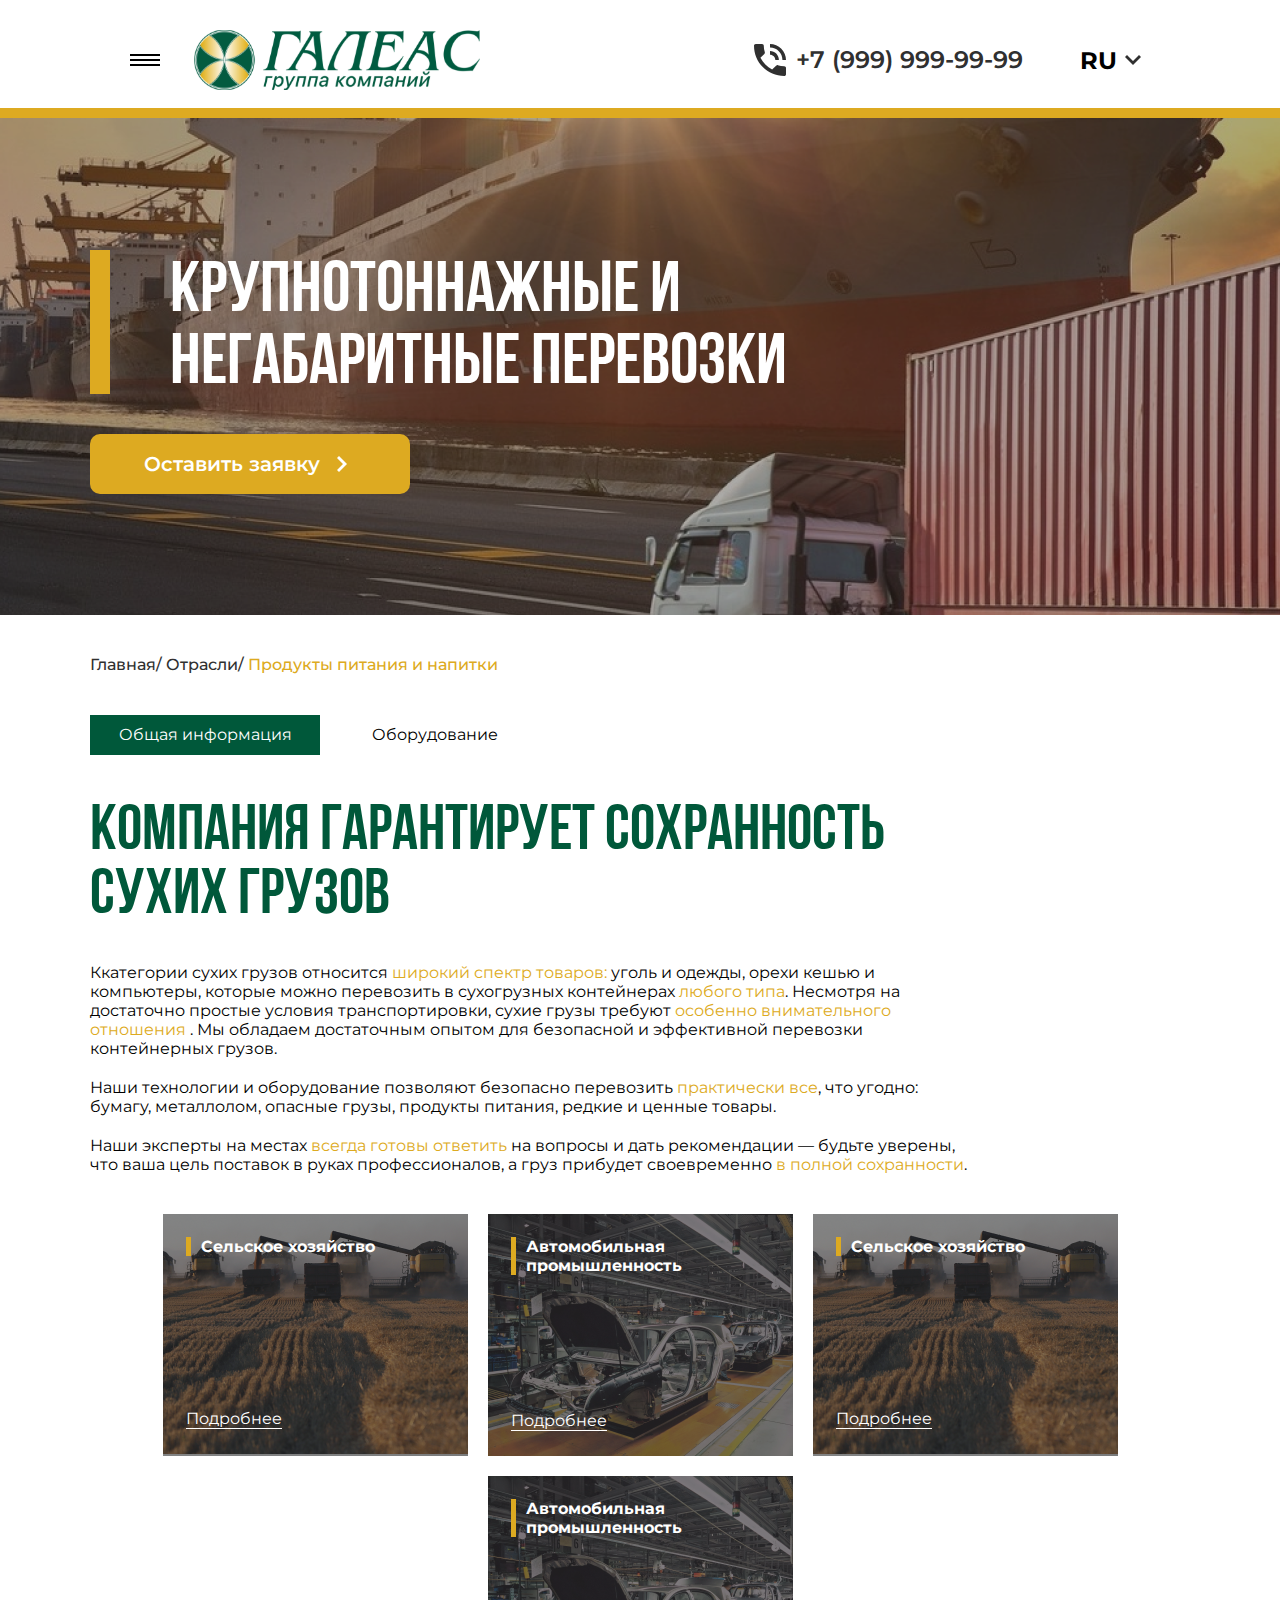
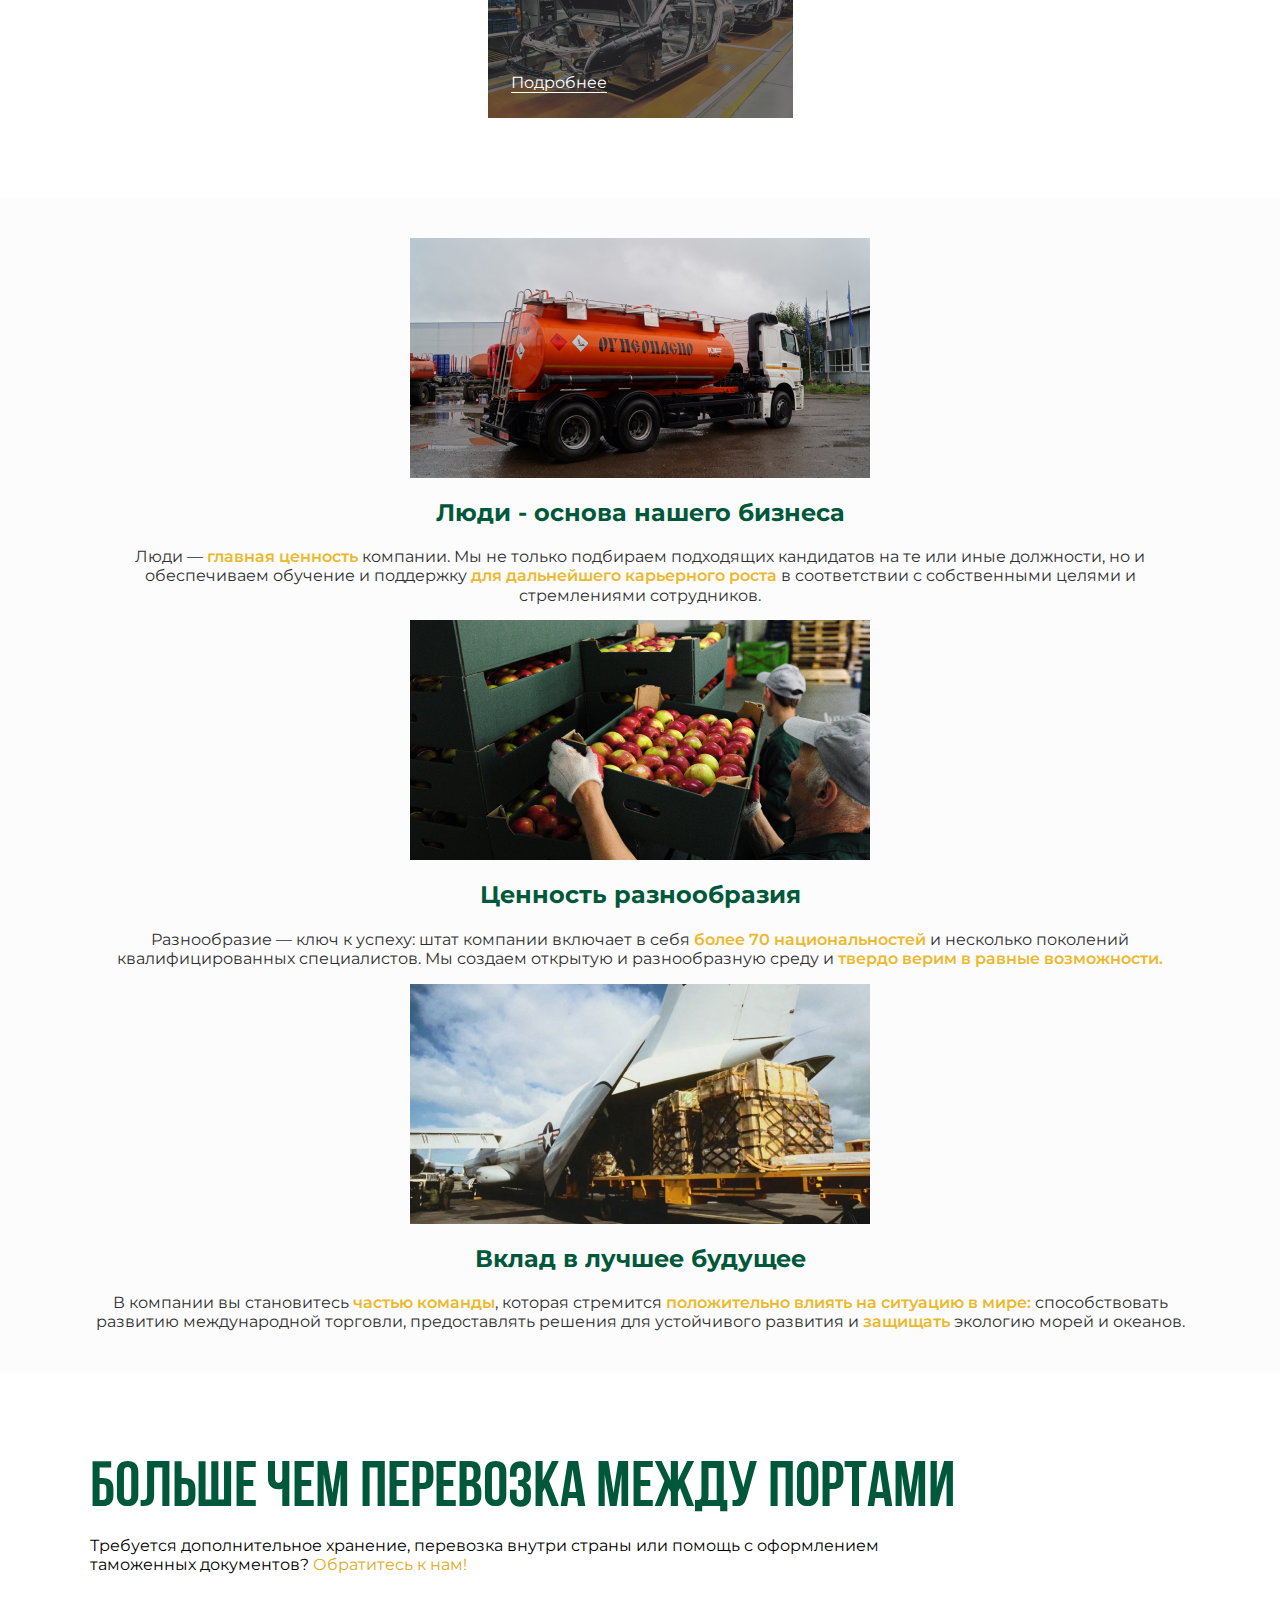
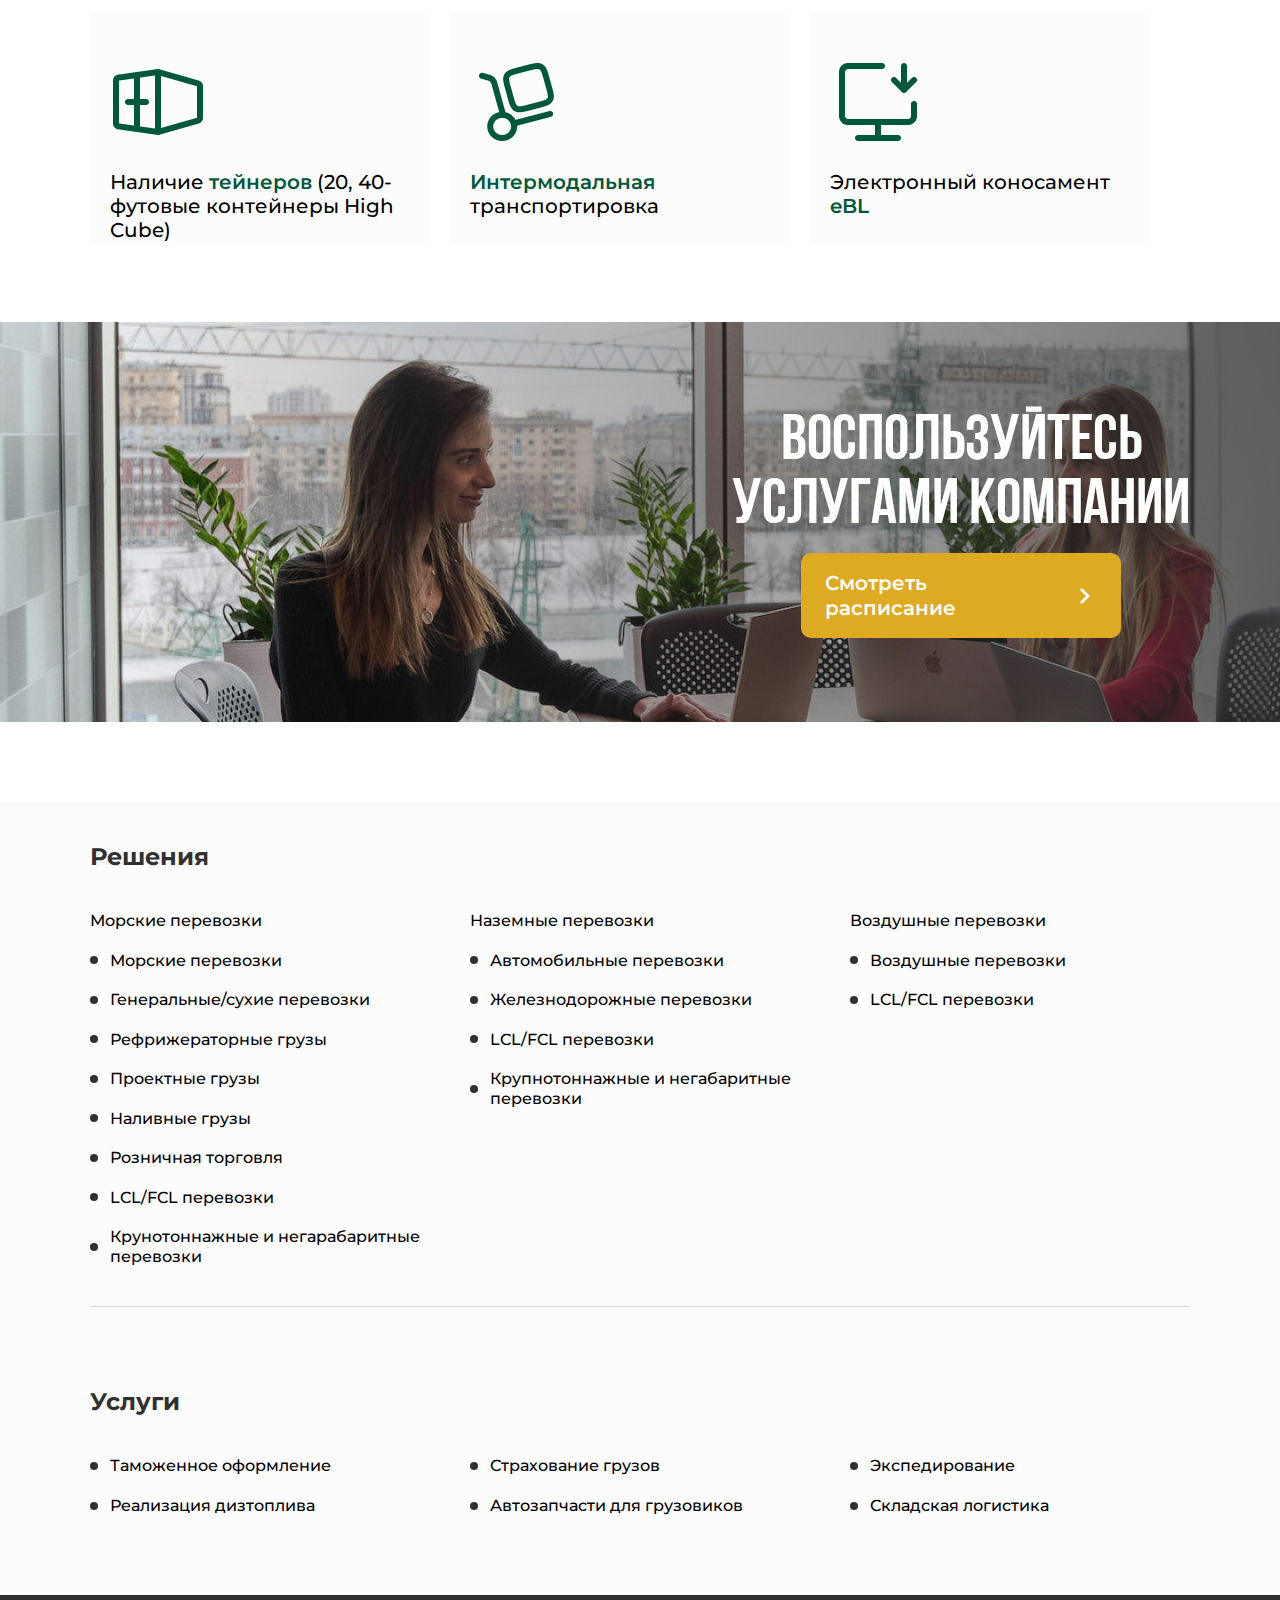
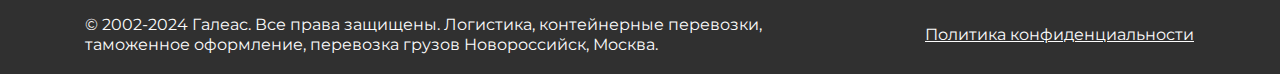
<file: shipping.html>
<!DOCTYPE html>
<html lang="en">
<head>
    <meta charset="UTF-8">
    <meta name="viewport" content="width=device-width, initial-scale=1.0">
    <title>Document</title>
    <link rel="stylesheet" href="./css/reset.css">
    <link rel="stylesheet" href="./css/main.css">
    <link rel="stylesheet" href="./css/header.css">
    <link rel="stylesheet" href="./css/selector.css">
    <link rel="stylesheet" href="./css/btn.css">
    <link rel="stylesheet" href="./css/breadcrumbs.css">
    <link rel="stylesheet" href="./css/questions.css">
    <link rel="stylesheet" href="./css/banner.css">
    <link rel="stylesheet" href="./css/solutions.css">
    <link rel="stylesheet" href="./css/footer.css">
    <link rel="stylesheet" href="./css/header.css">
    <link rel="stylesheet" href="./css/dropdown_lang.css">
    <link rel="stylesheet" href="./css/shipping.css">
    <link rel="stylesheet" href="./css/menu.css">
    <link rel="stylesheet" href="./css/benefits.css">
    <link rel="stylesheet" href="./css/popup.css">
</head>
<body>
    <header class="header">
        <div class="header__flex">
            <div class="header__container">
                <div class="menu-btn">
                    <span></span>
                    <span></span>
                    <span></span>
                </div>
                <div class="menu ">
                    <div class="menu_btn_container">
                        <button class="menu-solutions">Решения</button>
                        <button class="menu-service">Услуги</button>
                        <button class="menu-industry">Отрасли</button>
                        <button class="menu-options">О нас</button>
                        <button class="menu-news">Новости</button>
                        <button class="menu-sotrudnik">Сотрудничество</button>
                        <button class="menu-vacation">Вакансии</button>
                        <button class="menu-faq">FAQ</button>

                        <div class="menu-container">
                            
                        </div>

                        <button class="menu-solutions_mobile">Решения</button>
                            <div class="menu_moba hide_mobile_menu">

                                <button class="button_mobile_shipping button_hiderr">Морские перевозки</button>

                                    <div class="menu_btn_container2 active_shipping hide1">
                                        <a href="#">Морские перевозки</a>
                                        <a href="#">Генеральные/сухие перевозки</a> 
                                        <a href="#">Рефрижераторные грузы</a>
                                        <a href="#">Проектные грузы</a>
                                        <a href="#">Наливные грузы</a>
                                        <a href="#">Розничная торговля</a>
                                        <a href="#">LCL/FCL перевозки</a>
                                        <a href="#">Крупнотоннажные и негабаритные перевозки</a>
                                    </div>

                                    <button class="car-mobile button_hiderr">Наземные перевозки</button>
                                                
                                    <div class="menu_btn_container2 active_car hide2">
                                        <a href="#">Автомобильные перевозки</a>
                                        <a href="#">Железнодорожные перевозки</a>
                                        <a href="#">LCL/FCL перевозки</a>
                                        <a href="#">Крупнотоннажные и<br> негабаритные перевозки</a>
                                    </div>

                                <button class="button_mobile_train button_hiderr">Воздушные перевозки </button>
                                    <div class="menu_btn_container2 active_train hide5">
                                        <a href="#">Воздушные перевозки</a>
                                        <a href="#">LCL/FCL перевозки</a>
                                    </div>

                                <button class="button_mobile_info button_hiderr"></button>
                                    <div class="menu_btn_container2 active_info hide4">
                                        <a href="#">Воздушные перевозки</a>
                                        <a href="#">LCL/FCL перевозки</a>
                                    </div>
                            </div>
                    
                        <button class="menu-service_mobile">Услуги</button>
                        <button class="menu-industry_mobile">Отрасли</button>
                        <button class="menu-options_mobile">О нас</button>
                        <button class="menu-news_mobile">Новости</button>
                        <button class="menu-sotrudnik_mobile">Сотрудничество</button>
                        <button class="menu-vacation_mobile">Вакансии</button>
                        <button class="menu-faq_mobile">FAQ</button>
                    </div>




                    <div class="mobile_selector_lang">
                        <div class="lang_flex">
                            <div class="form-group__lang_mobile">
                                <div class="dropdown__lang">
                                    <button class="dropdown__button__lang_mobile">RU</button>
                                    <ul class="dropdown__list__lang_mobile">
                                        <li class="dropdown__list-item__lang" data-value="option">Английский</li>
                                        <li class="dropdown__list-item__lang" data-value="option">Русский</li>
                                        <li class="dropdown__list-item__lang" data-value="option">Польский</li>
                                        <li class="dropdown__list-item__lang" data-value="option">Немецкий</li>
                                    </ul>
                                    <input type="text" name="select-category" value="" class="dropdown__input-hidden">
                                </div>
                            </div>
                        </div>
                    </div>

                    <hr class="hr__title_mobile">

                    <div class="contacs_mobile">
                        <a href="tel:+79999999999" class="header__phone_mobile">
                            <img src="./imgs/icons/tel.svg" class="phone_img_mobile" alt="Телефон">
                            <strong class="number">+7 (999) 999-99-99</strong>
                        </a>
                        <div class="header__socials_mobile">
                            <a href="#" class="header__social_mobile">
                                <img src="./imgs/icons/mail.svg" alt="Почта">
                            </a>
            
                            <a href="#" class="header__social_mobile">
                                <img src="./imgs/icons/vk.svg" alt="VK">
                            </a>
            
                            <a href="#" class="header__social_mobile">
                                <img src="./imgs/icons/Whatsapp.svg" alt="Whats app">
                            </a>
                        </div>
            
                    </div>
                </div>

                <div id="closeMenuByBg" class="none" style="position: absolute; z-index: 9; width: 100vw; height: 100vh;">
                    
                </div>

                
                <div class="menu-solutions1 menu_vision2">
                        <div class="menu_btn_container2">
                            <button class="shipping_menu">Морские перевозки</button>
                            <button class="ground_transportation">Наземные перевозки</button>
                            <button class="air_transportation">Воздушные перевозки</button>
                        </div>
                </div>

                <div class="menu-service1 menu_vision3">
                    <div class="menu_btn_container2">
                        <button>Таможенное оформление</button>
                        <button>Страхование грузов</button>
                        <button>Экспедирование</button>
                        <button>Складская логистика</button>
                        <button>Реализация дизтоплива</button>
                        <button>Автозапчасти для грузовиков</button>
                    </div>
                </div>

                <div class="menu-industry1 menu_vision4">
                    <div class="menu_btn_container2">
                        <button>Сельское хозяйство</button>
                        <button>Автомобильная<br> промышленность</button>
                        <button>Химикаты, нефтехимия и<br> изделия из пластмасс</button>
                        <button>Продукты питания и <br>напитки</button>
                        <button>Фрукты и овощи</button>
                        <button>Горнодобывающая<br> промышленность</button>
                        <button>Фармацевтическая<br> продукция</button>
                        <button>Розничная торговля</button>
                        <button>Проектная логистика</button>
                        <button>Крупнотоннажные и<br> негабаритные грузы</button>
                    </div>
                </div>

                <div class="menu-options1 menu_vision5">
                    <div class="menu_btn_container2">
                        <button>О компании</button>
                        <button>Руководство компании</button>
                        <button>Миссия и ценности</button>
                        <button>История</button>
                        <button>Реквизиты</button>
                        <button>Портфолио</button>
                        <button>Наши партнёры</button>
                    </div>
                </div>



                <div class="menu-solutions2 menu_vision_shiping">
                    <div class="menu_btn_container2">
                        <a href="#">Морские перевозки</a>
                        <a href="#">Генеральные/сухие перевозки</a>
                        <a href="#">Рефрижераторные грузы</a>
                        <a href="#">Проектные грузы</a>
                        <a href="#">Наливные грузы</a>
                        <a href="#">Розничная торговля</a>
                        <a href="#">LCL/FCL перевозки</a>
                        <a href="#">Крупнотоннажные и<br> негабаритные перевозки</a>
                    </div>
                </div>

                <div class="menu-solutions2-1 menu_vision_ground">
                    <div class="menu_btn_container2">
                        <a href="#">Автомобильные перевозки</a>
                        <a href="#">Железнодорожные перевозки</a>
                        <a href="#">LCL/FCL перевозки</a>
                        <a href="#">Крупнотоннажные и<br> негабаритные перевозки</a>
                    </div>
                </div>
                
                <div class="menu-solutions2-3 menu_vision_air">
                    <div class="menu_btn_container2">
                        <a href="#">Воздушные перевозки</a>
                        <a href="#">LCL/FCL перевозки</a>
                    </div>
                </div>


                <a href="#" class="header__logo">
                    <img src="./imgs/logo.svg" alt="Галеас">
                </a>          
            </div>
            <div class="header__wrapper">
                <a href="tel:+79999999999" class="header__phone">
                    <img src="./imgs/icons/tel.svg" class="phone_img" alt="Телефон">
                    <strong class="number">+7 (999) 999-99-99</strong>
                </a>
                <div class="header__socials">
                    <a href="#" class="header__social">
                        <img src="./imgs/icons/mail.svg" alt="Почта">
                    </a>
    
                    <a href="#" class="header__social">
                        <img src="./imgs/icons/vk.svg" alt="VK">
                    </a>
    
                    <a href="#" class="header__social">
                        <img src="./imgs/icons/Whatsapp.svg" alt="Whats app">
                    </a>
                </div>
    
                <div class="lang_flex">
                    <div class="form-group__lang">
                        <div class="dropdown__lang">
                            <button class="dropdown__button__lang">RU</button>
                            <ul class="dropdown__list__lang">
                                <li class="dropdown__list-item__lang" data-value="option">Английский</li>
                                <li class="dropdown__list-item__lang" data-value="option">Русский</li>
                                <li class="dropdown__list-item__lang" data-value="option">Польский</li>
                                <li class="dropdown__list-item__lang" data-value="option">Немецкий</li>
                            </ul>
                            <input type="text" name="select-category" value="" class="dropdown__input-hidden">
                        </div>
                    </div>
                </div>
            </div>
        </div>
    </header> 

    <main>
        <section class="heading container">
            <div class="heading__content">
                <div class="heading__row">
                    <h2 class="heading__title">Крупнотоннажные и<br> негабаритные перевозки</h2>
                </div>
                <a href="#" class="btn btn--heading" id="popupBtn">
                    <span>
                        Оставить заявку
                    </span>
                    <svg width="24" height="24" viewBox="0 0 24 24" fill="none" xmlns="http://www.w3.org/2000/svg">
                    <path fill-rule="evenodd" clip-rule="evenodd" d="M9 4L7 6L13 12L7 18L9 20L17 12L9 4Z" fill="white"/>
                    </svg>
                </a>
            </div>
        </section>

        <section class="breadcrumb container">
            <a href="#" class="breadcrumb__link">Главная/</a>
            <a href="#" class="breadcrumb__link">Отрасли/</a>
            <a href="#" class="breadcrumb__link breadcrumb__link--active">Продукты питания и напитки</a>
        </section>

        <section class=" container">
            <div class="swiper_shiping">
                <button class="swiper_shiping-button">Общая информация</button>
                <button class="swiper_shiping-button-2">Оборудование</button>
            </div>
        </section>

        <section class="questions container">
            <h2 class="questions__title" style="max-width: 820px;">Компания гарантирует сохранность сухих грузов</h2>

            <div class="info_solution">
                <p>
                    Ккатегории сухих грузов относится <label class="accent__p">широкий спектр товаров:</label> уголь и одежды, орехи
                    кешью и компьютеры, которые можно перевозить в сухогрузных контейнерах <label class="accent__p">любого
                    типа</label>. Несмотря на достаточно простые условия транспортировки, сухие грузы требуют <label class="accent__p">особенно внимательного отношения </label>. Мы обладаем достаточным опытом
                    для безопасной и эффективной перевозки контейнерных грузов.

                </p>
                <p class="p_info">
                    Наши технологии и оборудование позволяют безопасно перевозить <label class="accent__p">практически все</label>,
                    что угодно: бумагу, металлолом, опасные грузы, продукты питания, редкие и ценные
                    товары.
                </p>
                <p class="p_info">
                    Наши эксперты на местах <label class="accent__p">всегда готовы ответить</label> на вопросы и дать рекомендации
                    — будьте уверены, что ваша цель поставок в руках профессионалов, а груз прибудет
                    своевременно <label class="accent__p">в полной сохранности</label>.
                </p>
            </div>
            <div class="card_solution">
                <div class="wrapper_card_solution wrapper1">
                    <div class="solution_text">
                        <h4>Сельское хозяйство</h4>
                    </div>
                    <div class="silka_card">
                        <a href="#">Подробнее</a>
                    </div>
                </div>
                <div class="wrapper_card_solution wrapper2">
                    <div class="solution_text">
                        <h4>Автомобильная<br> промышленность</h4>
                    </div>
                    <div class="silka_card silka_card2">
                        <a href="#">Подробнее</a>
                    </div>
                </div>
                <div class="wrapper_card_solution wrapper1">
                    <div class="solution_text">
                        <h4>Сельское хозяйство</h4>
                    </div>
                    <div class="silka_card">
                        <a href="#">Подробнее</a>
                    </div>
                </div>
                <div class="wrapper_card_solution wrapper2">
                    <div class="solution_text">
                        <h4>Автомобильная<br> промышленность</h4>
                    </div>
                    <div class="silka_card silka_card2">
                        <a href="#">Подробнее</a>
                    </div>
                </div>
            </div>
        </section>

        <section class="benefits container">
            <div class="benefits__item">
                <img src="./imgs/benefits/1.jpg" alt="" class="benefits__img">
                <div class="benefits__content">
                    <h3 class="benefits__title">
                        Люди - основа нашего бизнеса
                    </h3>
                    <p class="benefits__txt">
                        Люди — <span class="benefits__txt--accent">главная ценность</span>  компании. Мы не только подбираем подходящих кандидатов на те или иные должности, но и обеспечиваем обучение и поддержку <span class="benefits__txt--accent"> для дальнейшего карьерного роста</span> в соответствии с собственными целями и стремлениями сотрудников.
                    </p>
                </div>
            </div>

            <div class="benefits__item benefits__item--reverse">
                <img src="./imgs/benefits/2.jpg" alt="" class="benefits__img">
                <div class="benefits__content">
                    <h3 class="benefits__title">
                        Ценность разнообразия
                    </h3>
                    <p class="benefits__txt">
                        Разнообразие — ключ к успеху: штат компании включает в себя <span class="benefits__txt--accent">более 70 национальностей</span> и несколько поколений квалифицированных специалистов. Мы создаем открытую и разнообразную среду и <span class="benefits__txt--accent">твердо верим в равные возможности.</span>
                    </p>
                </div>
            </div>

            <div class="benefits__item">
                <img src="./imgs/benefits/3.jpg" alt="" class="benefits__img">
                <div class="benefits__content">
                    <h3 class="benefits__title">
                        Вклад в лучшее будущее
                    </h3>
                    <p class="benefits__txt">
                        В компании вы становитесь <span class="benefits__txt--accent">частью команды</span>, которая стремится <span class="benefits__txt--accent">положительно влиять на ситуацию в мире: </span>
                        способствовать развитию международной торговли, предоставлять решения для устойчивого развития и <span class="benefits__txt--accent">защищать</span> экологию морей и океанов.
                    </p>
                </div>
            </div>
        </section>

        <section class="container">
            <div class="card_icon_info">
                <h2 class="questions__title">больше чем перевозка между портами</h2>
                <div class="card_info_text">
                    <p class="p_info">Требуется дополнительное хранение, перевозка внутри страны или помощь с оформлением таможенных документов? <label class="accent__p"> Обратитесь к нам!</label></p>
                </div>
                <div class="card_icon_flex">
                    <div class="card_icon">
                        <div class="card_icon_img">
                            <img src="./imgs/icons/контейнер.png" alt="">
                        </div>
                        <div class="card_icon_text">
                            <p>Наличие <label class="accent__p2">тейнеров</label> (20, 40-<br>футовые контейнеры High<br> Cube)</p>
                        </div>
                    </div>

                    <div class="card_icon">
                        <div class="card_icon_img">
                            <img src="./imgs/icons/транспортировка.png" alt="">
                        </div>
                        <div class="card_icon_text">
                            <p><label class="accent__p2">Интермодальная</label> транспортировка</p>
                        </div>
                    </div>

                    <div class="card_icon">
                        <div class="card_icon_img">
                            <img src="./imgs/icons/desktop.png" alt="">
                        </div>
                        <div class="card_icon_text">
                            <p>Электронный коносамент <br><label class="accent__p2">eBL</label></p>
                        </div>
                    </div>
                </div>
            </div> 
        </section>

        <section class="banner container">
            <div class="banner__content">
                <h2 class="banner__title">Воспользуйтесь <br>
                    услугами компании</h2>
                <a href="#" class="btn btn--banner">
                    <span>
                        Смотреть расписание
                    </span>
                    <svg width="24" height="24" viewBox="0 0 24 24" fill="none" xmlns="http://www.w3.org/2000/svg">
                    <path fill-rule="evenodd" clip-rule="evenodd" d="M9 4L7 6L13 12L7 18L9 20L17 12L9 4Z" fill="white"/>
                    </svg>
                </a>
            </div>
        </section>

        <section class="solutions container">
            <h2 class="solutions__title">Решения</h2>
            <div class="solutions__wrapper" style="
            border-bottom: 1px solid #D9D9D9;">
                <ul class="solution__col">
                    <li class="solution__item--title">Морские перевозки</li>
                    <li class="solution__item">Морские перевозки</li>
                    <li class="solution__item">Генеральные/сухие перевозки</li>
                    <li class="solution__item">Рефрижераторные грузы</li>
                    <li class="solution__item">Проектные грузы</li>
                    <li class="solution__item">Наливные грузы</li>
                    <li class="solution__item">Розничная торговля</li>
                    <li class="solution__item">LCL/FCL перевозки</li>
                    <li class="solution__item">Крунотоннажные и негарабаритные перевозки</li>
                </ul> 
                
                <ul class="solution__col">
                    <li class="solution__item--title">Наземные перевозки</li>
                    <li class="solution__item">Автомобильные перевозки</li>
                    <li class="solution__item">Железнодорожные перевозки</li>
                    <li class="solution__item">LCL/FCL перевозки</li>
                    <li class="solution__item">Крупнотоннажные и негабаритные перевозки</li>
                </ul> 

                <ul class="solution__col">
                    <li class="solution__item--title">Воздушные перевозки</li>
                    <li class="solution__item">Воздушные перевозки</li>
                    <li class="solution__item">LCL/FCL перевозки</li>
                </ul>
            </div>

        </section>

        <section class="solutions container">
            <h2 class="solutions__title">Услуги</h2>
            <div class="solutions__wrapper">
                <ul class="solution__col">
                    <li class="solution__item">Таможенное оформление</li>
                    <li class="solution__item">Реализация дизтоплива</li>
                </ul>

                <ul class="solution__col">
                    <li class="solution__item">Страхование грузов</li>
                    <li class="solution__item">Автозапчасти для грузовиков</li>
                </ul>

                <ul class="solution__col">
                    <li class="solution__item">Экспедирование</li>
                    <li class="solution__item">Складская логистика</li>
                </ul>
            </div>

        </section>
    </main>
    <footer class="footer">
        <div class="footer__txt">
            © 2002-2024 Галеас. Все права защищены. Логистика, контейнерные перевозки, таможенное оформление, перевозка грузов Новороссийск, Москва.
        </div>   
        <a href="#" class="footer__policy">Политика конфиденциальности</a>  
    </footer>
    <div class="popup none" id="popup">
        <div id="popup-bg" style="width: 100vw; height: 100vh; position: fixed; z-index: 998;">

        </div>
        <div class="header__card">
            <div class="switch__card">
                <button class="submit-focus switch__card__btn--active" id="submit">Оставить заявку</button>
                <button  class="contact" id="contact">Контакты</button>
            </div>
            <div class="info__card" id="back__card__form">
                <!-- <form action=""> -->
                    <div class="info__card__flex">
                        <div class="input1">
                            <div class="form-group">
                                <div class="dropdown">
                                    <button class="dropdown__button">Тип услуги </button>
                                    <ul class="dropdown__list">
                                        <li class="dropdown__list-item" data-value="option">Тип услуги</li>
                                        <li class="dropdown__list-item" data-value="option">Тип услуги</li>
                                        <li class="dropdown__list-item" data-value="option">Тип услуги</li>
                                        <li class="dropdown__list-item" data-value="option">Тип услуги</li>
                                        <li class="dropdown__list-item" data-value="option">Тип услуги</li>
                                    </ul>
                                    <input type="text" name="select-category" value="" class="dropdown__input-hidden">
                                </div>
                            </div>
                            <input class="wrapper__input" type="text" placeholder="Пункт отправления">
                            <input class="wrapper__input" type="text" placeholder="Пункт получения">
                        </div>
                        <div class="input2">
                            <input class="wrapper__input" type="text" placeholder="Итоговый вес (KG)">
                            <input class="wrapper__input" type="email" placeholder="Email">
                            <button class="button1 button2"  type="submit">Отправить <img src="./imgs/icons/right-bottom.png" alt=""></button>
                        </div>
                    </div>
                <!-- </form> -->
            </div>
            <div class="back__card none" id="back__card__info">
                <div class="info_back_card">
                    <img src="./imgs/icons/phone.png" alt=""><h1>+7 (999) 999-99-99</h1>
                </div>
                <div class="info_back_card">
                    <img src="./imgs/icons/mail.svg" alt=""><h1>pochtapochta@gmail.com</h1>
                </div>
                <div class="info_back_card">
                    <img src="./imgs/icons/Whatsapp.svg" alt=""><h1>+7 (999) 999-99-99</h1>
                </div>
                <div class="info_back_card">
                    <img src="./imgs/icons/vk.svg" alt=""><h1>vk.com/gruppagruppa</h1>
                </div>
            </div>
        </div>
    </div>
    <script src="./js/dropdown.js"></script>
    <script src="./js/questions.js"></script>
    <script src="./js/dropdown_lang.js"></script>
    <script src="./js/main.js"></script>
    <script src="./js/popup.js"></script>
</body>
</html>
</file>
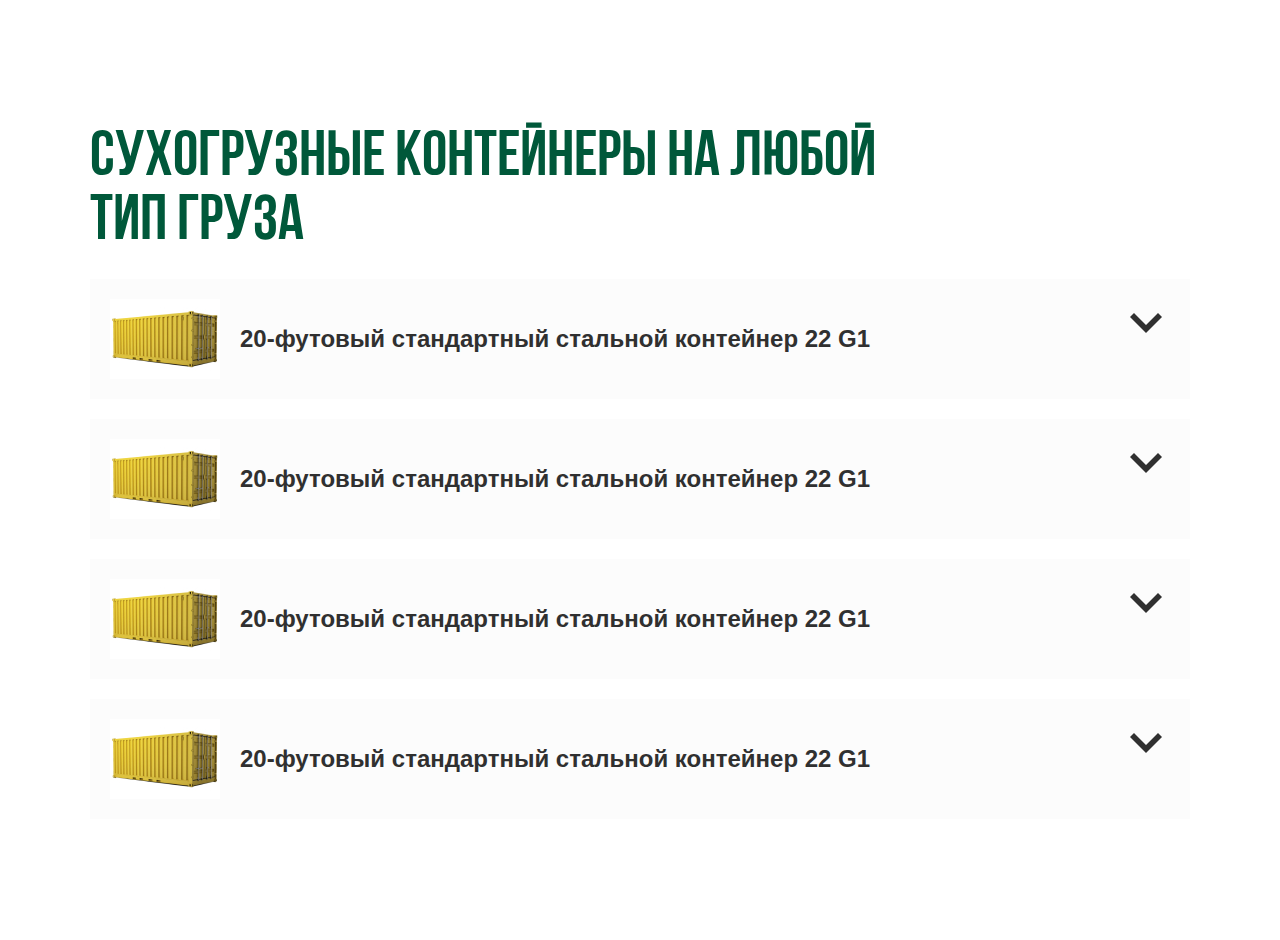
<file: tech.html>
<!DOCTYPE html>
<html lang="en">
<head>
    <meta charset="UTF-8">
    <meta name="viewport" content="width=device-width, initial-scale=1.0">
    <title>Document</title>
    <link rel="stylesheet" href="./css/reset.css">
    <link rel="stylesheet" href="./css/tech.css">
</head>
<body>
    <main>
        <section class="tech container">
            <h2 class="tech__title">сухогрузные контейнеры на любой тип груза</h2>
            <div class="tech__items">
                <div class="tech__item">
                    <div class="tech__wrapper" id="techBtn1">
                        <div class="tech__container">
                            <img src="./imgs/container.jpg" alt="" class="tech__img">
                            <h3 class="tech__header tech__header--des">
                                20-футовый стандартный стальной контейнер 22 G1
                            </h3>
                        </div>
                        <div class="tech__con">
                            <h3 class="tech__header tech__header--mob">
                                20-футовый стандартный стальной контейнер 22 G1
                            </h3>
                            <img src="./imgs/icons/arrow-bottom.svg" class="tech__btn">
                        </div>
                        
                    </div>  
                    <div class="tech__content none" id="techContent1">
                        <div class="tech__card">
                            <h4 class="tech__min-title">Внутренние габариты</h4>
                            <div class="tech__cols">
                                <div class="tech__col">
                                    <span class="tech__span">Длина</span>
                                    <strong class="tech__strong">5.9m</strong>
                                </div>

                                <div class="tech__col">
                                    <span class="tech__span">Длина</span>
                                    <strong class="tech__strong">5.9m</strong>
                                </div>

                                <div class="tech__col">
                                    <span class="tech__span">Длина</span>
                                    <strong class="tech__strong">5.9m</strong>
                                </div>
                            </div>
                        </div>

                        <div class="tech__card">
                            <h4 class="tech__min-title">Дверь</h4>
                            <div class="tech__cols">
                                <div class="tech__col">
                                    <span class="tech__span">Ширина</span>
                                    <strong class="tech__strong">5.9m</strong>
                                </div>

                                <div class="tech__col">
                                    <span class="tech__span">Высота</span>
                                    <strong class="tech__strong">5.9m</strong>
                                </div>
                            </div>
                        </div>

                        
                        <div class="tech__card">
                            <h4 class="tech__min-title">Основные показатели</h4>
                            <div class="tech__cols">
                                <div class="tech__col">
                                    <span class="tech__span">Ширина</span>
                                    <strong class="tech__strong">5.9m</strong>
                                </div>

                                <div class="tech__col">
                                    <span class="tech__span">Макс. вес НЕТТО</span>
                                    <strong class="tech__strong">5.9m</strong>
                                </div>

                                <div class="tech__col">
                                    <span class="tech__span">Ширина</span>
                                    <strong class="tech__strong">5.9m</strong>
                                </div>

                                <div class="tech__col">
                                    <span class="tech__span">Макс. вес НЕТТО</span>
                                    <strong class="tech__strong">5.9m</strong>
                                </div>
                            </div>
                        </div>

                        
                    </div>                      
                </div>
                <div class="tech__item">
                    <div class="tech__wrapper" id="techBtn2">
                        <div class="tech__container">
                            <img src="./imgs/container.jpg" alt="" class="tech__img">
                            <h3 class="tech__header tech__header--des">
                                20-футовый стандартный стальной контейнер 22 G1
                            </h3>
                        </div>
                        <div class="tech__con">
                            <h3 class="tech__header tech__header--mob">
                                20-футовый стандартный стальной контейнер 22 G1
                            </h3>
                            <img src="./imgs/icons/arrow-bottom.svg" class="tech__btn">
                        </div>
                        
                    </div>  
                    <div class="tech__content none" id="techContent2">
                        <div class="tech__card">
                            <h4 class="tech__min-title">Внутренние габариты</h4>
                            <div class="tech__cols">
                                <div class="tech__col">
                                    <span class="tech__span">Длина</span>
                                    <strong class="tech__strong">5.9m</strong>
                                </div>

                                <div class="tech__col">
                                    <span class="tech__span">Длина</span>
                                    <strong class="tech__strong">5.9m</strong>
                                </div>

                                <div class="tech__col">
                                    <span class="tech__span">Длина</span>
                                    <strong class="tech__strong">5.9m</strong>
                                </div>
                            </div>
                        </div>

                        <div class="tech__card">
                            <h4 class="tech__min-title">Дверь</h4>
                            <div class="tech__cols">
                                <div class="tech__col">
                                    <span class="tech__span">Ширина</span>
                                    <strong class="tech__strong">5.9m</strong>
                                </div>

                                <div class="tech__col">
                                    <span class="tech__span">Высота</span>
                                    <strong class="tech__strong">5.9m</strong>
                                </div>
                            </div>
                        </div>

                        
                        <div class="tech__card">
                            <h4 class="tech__min-title">Основные показатели</h4>
                            <div class="tech__cols">
                                <div class="tech__col">
                                    <span class="tech__span">Ширина</span>
                                    <strong class="tech__strong">5.9m</strong>
                                </div>

                                <div class="tech__col">
                                    <span class="tech__span">Макс. вес НЕТТО</span>
                                    <strong class="tech__strong">5.9m</strong>
                                </div>

                                <div class="tech__col">
                                    <span class="tech__span">Ширина</span>
                                    <strong class="tech__strong">5.9m</strong>
                                </div>

                                <div class="tech__col">
                                    <span class="tech__span">Макс. вес НЕТТО</span>
                                    <strong class="tech__strong">5.9m</strong>
                                </div>
                            </div>
                        </div>

                        
                    </div>                      
                </div>

                <div class="tech__item">
                    <div class="tech__wrapper" id="techBtn3">
                        <div class="tech__container">
                            <img src="./imgs/container.jpg" alt="" class="tech__img">
                            <h3 class="tech__header tech__header--des">
                                20-футовый стандартный стальной контейнер 22 G1
                            </h3>
                        </div>
                        <div class="tech__con">
                            <h3 class="tech__header tech__header--mob">
                                20-футовый стандартный стальной контейнер 22 G1
                            </h3>
                            <img src="./imgs/icons/arrow-bottom.svg" class="tech__btn">
                        </div>
                        
                    </div>  
                    <div class="tech__content none" id="techContent3">
                        <div class="tech__card">
                            <h4 class="tech__min-title">Внутренние габариты</h4>
                            <div class="tech__cols">
                                <div class="tech__col">
                                    <span class="tech__span">Длина</span>
                                    <strong class="tech__strong">5.9m</strong>
                                </div>

                                <div class="tech__col">
                                    <span class="tech__span">Длина</span>
                                    <strong class="tech__strong">5.9m</strong>
                                </div>

                                <div class="tech__col">
                                    <span class="tech__span">Длина</span>
                                    <strong class="tech__strong">5.9m</strong>
                                </div>
                            </div>
                        </div>

                        <div class="tech__card">
                            <h4 class="tech__min-title">Дверь</h4>
                            <div class="tech__cols">
                                <div class="tech__col">
                                    <span class="tech__span">Ширина</span>
                                    <strong class="tech__strong">5.9m</strong>
                                </div>

                                <div class="tech__col">
                                    <span class="tech__span">Высота</span>
                                    <strong class="tech__strong">5.9m</strong>
                                </div>
                            </div>
                        </div>

                        
                        <div class="tech__card">
                            <h4 class="tech__min-title">Основные показатели</h4>
                            <div class="tech__cols">
                                <div class="tech__col">
                                    <span class="tech__span">Ширина</span>
                                    <strong class="tech__strong">5.9m</strong>
                                </div>

                                <div class="tech__col">
                                    <span class="tech__span">Макс. вес НЕТТО</span>
                                    <strong class="tech__strong">5.9m</strong>
                                </div>

                                <div class="tech__col">
                                    <span class="tech__span">Ширина</span>
                                    <strong class="tech__strong">5.9m</strong>
                                </div>

                                <div class="tech__col">
                                    <span class="tech__span">Макс. вес НЕТТО</span>
                                    <strong class="tech__strong">5.9m</strong>
                                </div>
                            </div>
                        </div>

                        
                    </div>                      
                </div>
                <div class="tech__item">
                    <div class="tech__wrapper" id="techBtn4">
                        <div class="tech__container">
                            <img src="./imgs/container.jpg" alt="" class="tech__img">
                            <h3 class="tech__header tech__header--des">
                                20-футовый стандартный стальной контейнер 22 G1
                            </h3>
                        </div>
                        <div class="tech__con">
                            <h3 class="tech__header tech__header--mob">
                                20-футовый стандартный стальной контейнер 22 G1
                            </h3>
                            <img src="./imgs/icons/arrow-bottom.svg" class="tech__btn">
                        </div>
                        
                    </div>  
                    <div class="tech__content none" id="techContent4">
                        <div class="tech__card">
                            <h4 class="tech__min-title">Внутренние габариты</h4>
                            <div class="tech__cols">
                                <div class="tech__col">
                                    <span class="tech__span">Длина</span>
                                    <strong class="tech__strong">5.9m</strong>
                                </div>

                                <div class="tech__col">
                                    <span class="tech__span">Длина</span>
                                    <strong class="tech__strong">5.9m</strong>
                                </div>

                                <div class="tech__col">
                                    <span class="tech__span">Длина</span>
                                    <strong class="tech__strong">5.9m</strong>
                                </div>
                            </div>
                        </div>

                        <div class="tech__card">
                            <h4 class="tech__min-title">Дверь</h4>
                            <div class="tech__cols">
                                <div class="tech__col">
                                    <span class="tech__span">Ширина</span>
                                    <strong class="tech__strong">5.9m</strong>
                                </div>

                                <div class="tech__col">
                                    <span class="tech__span">Высота</span>
                                    <strong class="tech__strong">5.9m</strong>
                                </div>
                            </div>
                        </div>

                        
                        <div class="tech__card">
                            <h4 class="tech__min-title">Основные показатели</h4>
                            <div class="tech__cols">
                                <div class="tech__col">
                                    <span class="tech__span">Ширина</span>
                                    <strong class="tech__strong">5.9m</strong>
                                </div>

                                <div class="tech__col">
                                    <span class="tech__span">Макс. вес НЕТТО</span>
                                    <strong class="tech__strong">5.9m</strong>
                                </div>

                                <div class="tech__col">
                                    <span class="tech__span">Ширина</span>
                                    <strong class="tech__strong">5.9m</strong>
                                </div>

                                <div class="tech__col">
                                    <span class="tech__span">Макс. вес НЕТТО</span>
                                    <strong class="tech__strong">5.9m</strong>
                                </div>
                            </div>
                        </div>

                        
                    </div>                      
                </div>
            </div>
        </section>
    </main>

<script>
{
    const btn1 = document.getElementById('techBtn1')
    const btn2 = document.getElementById('techBtn2')
    const btn3 = document.getElementById('techBtn3')
    const btn4 = document.getElementById('techBtn4')

    const content1 = document.getElementById('techContent1')
    const content2 = document.getElementById('techContent2')
    const content3 = document.getElementById('techContent3')
    const content4 = document.getElementById('techContent4')

    btn1.onclick = () => {
        content1.classList.toggle('none')
    }

    btn2.onclick = () => {
        content2.classList.toggle('none')
    }

    btn3.onclick = () => {
        content3.classList.toggle('none')
    }

    btn4.onclick = () => {
        content4.classList.toggle('none')
    }
}
</script>
</body>
</html>
</file>
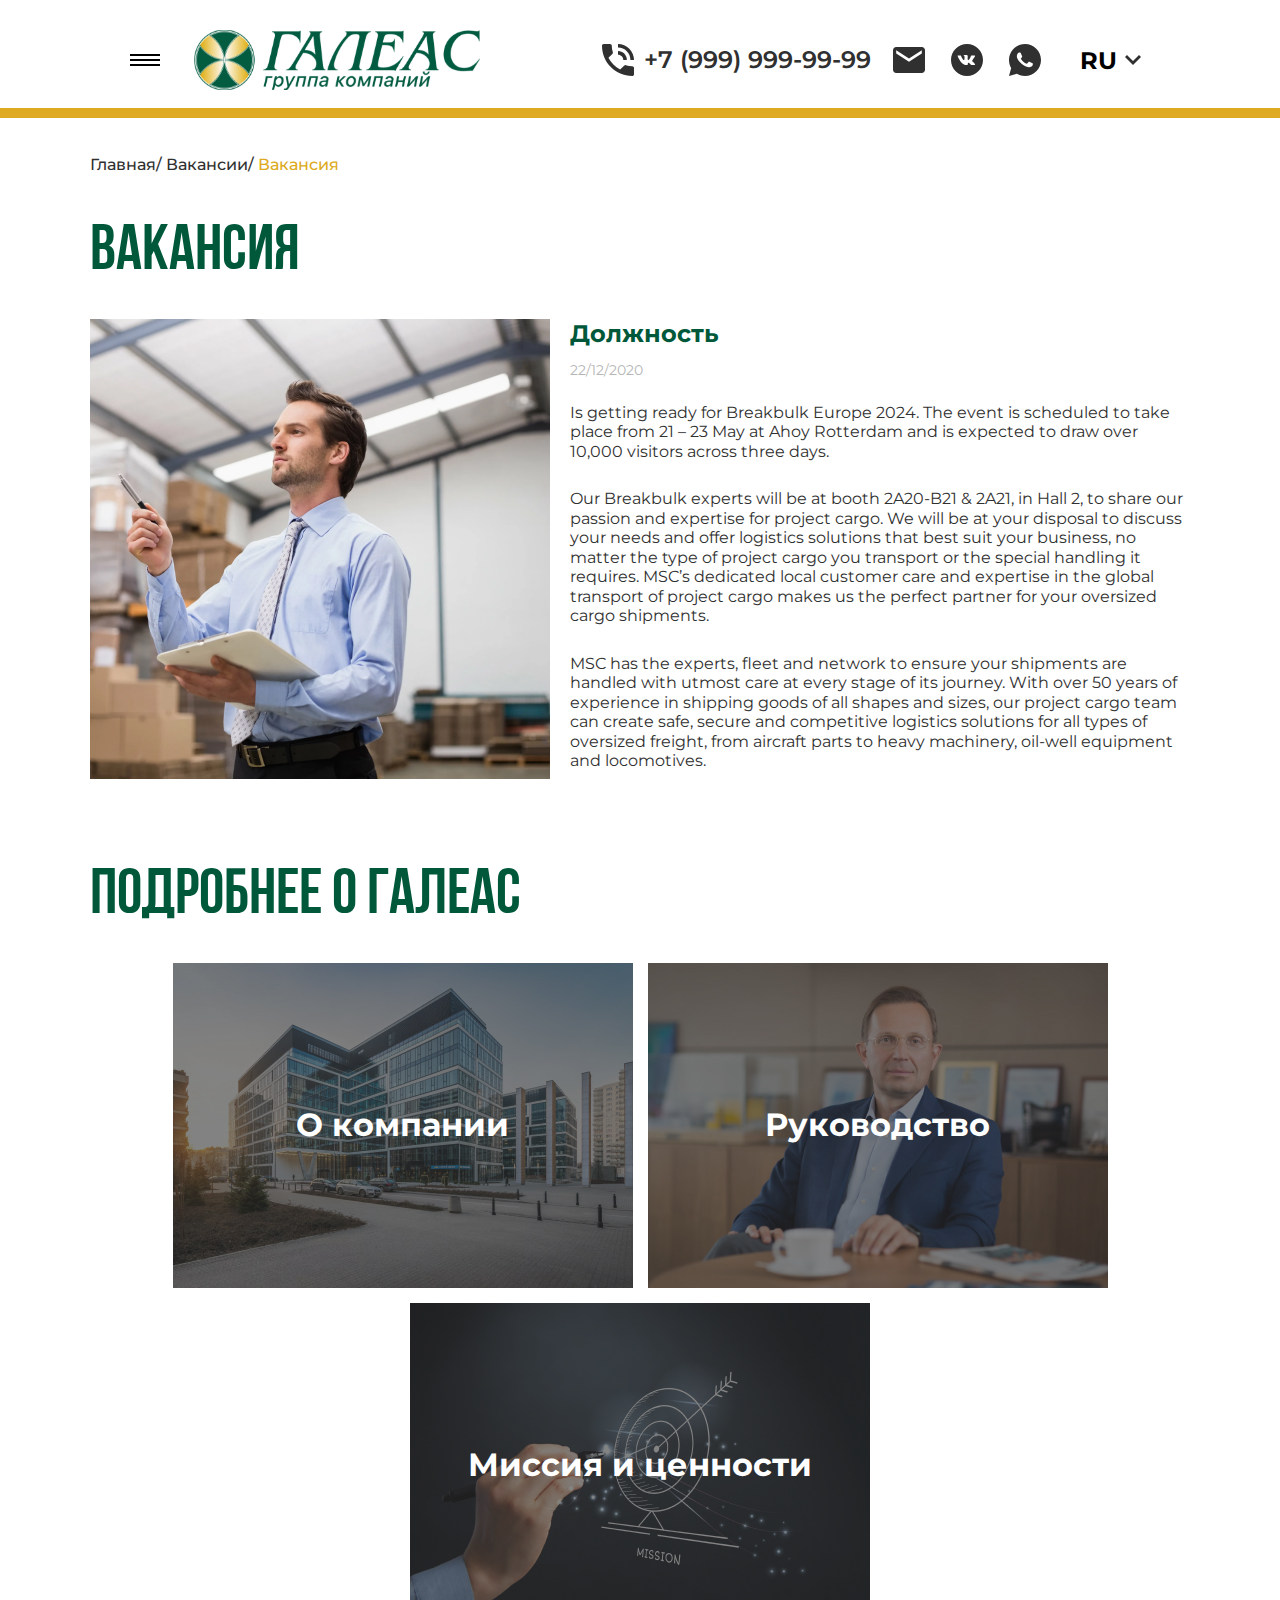
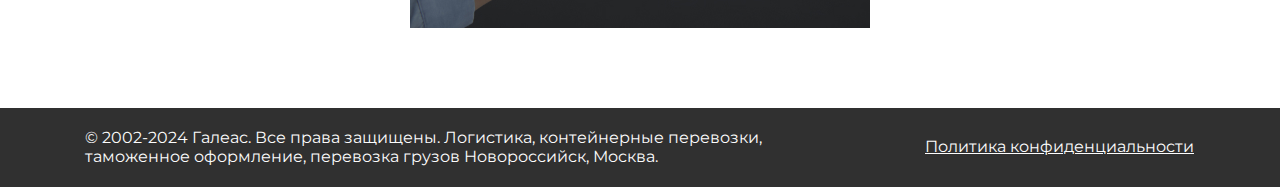
<file: vacancy.html>
<!DOCTYPE html>
<html lang="en">
<head>
    <meta charset="UTF-8">
    <meta name="viewport" content="width=device-width, initial-scale=1.0">
    <title>Document</title>
    <link rel="stylesheet" href="./css/reset.css">
    <link rel="stylesheet" href="./css/main.css">
    <link rel="stylesheet" href="./css/btn.css">
    <link rel="stylesheet" href="./css/vacancy.css">
    <link rel="stylesheet" href="./css/footer.css">
    <link rel="stylesheet" href="./css/header.css">
    <link rel="stylesheet" href="./css/breadcrumbs.css">
    <link rel="stylesheet" href="./css/details.css">
    <link rel="stylesheet" href="./css/dropdown_lang.css">

    <link rel="stylesheet" href="./css/solutions.css">
    <link rel="stylesheet" href="./css/menu.css">
</head>
<body>
    <header class="header">
        <div class="header__flex">
            <div class="header__container">
                <div class="menu-btn">
                    <span></span>
                    <span></span>
                    <span></span>
                </div>
                <div class="menu ">
                    <div class="menu_btn_container">
                        <button class="menu-solutions">Решения</button>
                        <button class="menu-service">Услуги</button>
                        <button class="menu-industry">Отрасли</button>
                        <button class="menu-options">О нас</button>
                        <button class="menu-news">Новости</button>
                        <button class="menu-sotrudnik">Сотрудничество</button>
                        <button class="menu-vacation">Вакансии</button>
                        <button class="menu-faq">FAQ</button>

                        <div class="menu-container">
                            
                        </div>

                        <button class="menu-solutions_mobile">Решения</button>
                            <div class="menu_moba hide_mobile_menu">

                                <button class="button_mobile_shipping button_hiderr">Морские перевозки</button>

                                    <div class="menu_btn_container2 active_shipping hide1">
                                        <a href="#">Морские перевозки</a>
                                        <a href="#">Генеральные/сухие перевозки</a> 
                                        <a href="#">Рефрижераторные грузы</a>
                                        <a href="#">Проектные грузы</a>
                                        <a href="#">Наливные грузы</a>
                                        <a href="#">Розничная торговля</a>
                                        <a href="#">LCL/FCL перевозки</a>
                                        <a href="#">Крупнотоннажные и негабаритные перевозки</a>
                                    </div>

                                    <button class="car-mobile button_hiderr">Наземные перевозки</button>
                                                
                                    <div class="menu_btn_container2 active_car hide2">
                                        <a href="#">Автомобильные перевозки</a>
                                        <a href="#">Железнодорожные перевозки</a>
                                        <a href="#">LCL/FCL перевозки</a>
                                        <a href="#">Крупнотоннажные и<br> негабаритные перевозки</a>
                                    </div>

                                <button class="button_mobile_train button_hiderr">Воздушные перевозки </button>
                                    <div class="menu_btn_container2 active_train hide5">
                                        <a href="#">Воздушные перевозки</a>
                                        <a href="#">LCL/FCL перевозки</a>
                                    </div>

                                <button class="button_mobile_info button_hiderr"></button>
                                    <div class="menu_btn_container2 active_info hide4">
                                        <a href="#">Воздушные перевозки</a>
                                        <a href="#">LCL/FCL перевозки</a>
                                    </div>
                            </div>
                    
                        <button class="menu-service_mobile">Услуги</button>
                        <button class="menu-industry_mobile">Отрасли</button>
                        <button class="menu-options_mobile">О нас</button>
                        <button class="menu-news_mobile">Новости</button>
                        <button class="menu-sotrudnik_mobile">Сотрудничество</button>
                        <button class="menu-vacation_mobile">Вакансии</button>
                        <button class="menu-faq_mobile">FAQ</button>
                    </div>




                    <div class="mobile_selector_lang">
                        <div class="lang_flex">
                            <div class="form-group__lang_mobile">
                                <div class="dropdown__lang">
                                    <button class="dropdown__button__lang_mobile">RU</button>
                                    <ul class="dropdown__list__lang_mobile">
                                        <li class="dropdown__list-item__lang" data-value="option">Английский</li>
                                        <li class="dropdown__list-item__lang" data-value="option">Русский</li>
                                        <li class="dropdown__list-item__lang" data-value="option">Польский</li>
                                        <li class="dropdown__list-item__lang" data-value="option">Немецкий</li>
                                    </ul>
                                    <input type="text" name="select-category" value="" class="dropdown__input-hidden">
                                </div>
                            </div>
                        </div>
                    </div>

                    <hr class="hr__title_mobile">

                    <div class="contacs_mobile">
                        <a href="tel:+79999999999" class="header__phone_mobile">
                            <img src="./imgs/icons/tel.svg" class="phone_img_mobile" alt="Телефон">
                            <strong class="number">+7 (999) 999-99-99</strong>
                        </a>
                        <div class="header__socials_mobile">
                            <a href="#" class="header__social_mobile">
                                <img src="./imgs/icons/mail.svg" alt="Почта">
                            </a>
            
                            <a href="#" class="header__social_mobile">
                                <img src="./imgs/icons/vk.svg" alt="VK">
                            </a>
            
                            <a href="#" class="header__social_mobile">
                                <img src="./imgs/icons/Whatsapp.svg" alt="Whats app">
                            </a>
                        </div>
            
                    </div>
                </div>

                <div id="closeMenuByBg" class="none" style="position: absolute; z-index: 9; width: 100vw; height: 100vh;">
                    
                </div>

                
                <div class="menu-solutions1 menu_vision2">
                        <div class="menu_btn_container2">
                            <button class="shipping_menu">Морские перевозки</button>
                            <button class="ground_transportation">Наземные перевозки</button>
                            <button class="air_transportation">Воздушные перевозки</button>
                        </div>
                </div>

                <div class="menu-service1 menu_vision3">
                    <div class="menu_btn_container2">
                        <button>Таможенное оформление</button>
                        <button>Страхование грузов</button>
                        <button>Экспедирование</button>
                        <button>Складская логистика</button>
                        <button>Реализация дизтоплива</button>
                        <button>Автозапчасти для грузовиков</button>
                    </div>
                </div>

                <div class="menu-industry1 menu_vision4">
                    <div class="menu_btn_container2">
                        <button>Сельское хозяйство</button>
                        <button>Автомобильная<br> промышленность</button>
                        <button>Химикаты, нефтехимия и<br> изделия из пластмасс</button>
                        <button>Продукты питания и <br>напитки</button>
                        <button>Фрукты и овощи</button>
                        <button>Горнодобывающая<br> промышленность</button>
                        <button>Фармацевтическая<br> продукция</button>
                        <button>Розничная торговля</button>
                        <button>Проектная логистика</button>
                        <button>Крупнотоннажные и<br> негабаритные грузы</button>
                    </div>
                </div>

                <div class="menu-options1 menu_vision5">
                    <div class="menu_btn_container2">
                        <button>О компании</button>
                        <button>Руководство компании</button>
                        <button>Миссия и ценности</button>
                        <button>История</button>
                        <button>Реквизиты</button>
                        <button>Портфолио</button>
                        <button>Наши партнёры</button>
                    </div>
                </div>



                <div class="menu-solutions2 menu_vision_shiping">
                    <div class="menu_btn_container2">
                        <a href="#">Морские перевозки</a>
                        <a href="#">Генеральные/сухие перевозки</a>
                        <a href="#">Рефрижераторные грузы</a>
                        <a href="#">Проектные грузы</a>
                        <a href="#">Наливные грузы</a>
                        <a href="#">Розничная торговля</a>
                        <a href="#">LCL/FCL перевозки</a>
                        <a href="#">Крупнотоннажные и<br> негабаритные перевозки</a>
                    </div>
                </div>

                <div class="menu-solutions2-1 menu_vision_ground">
                    <div class="menu_btn_container2">
                        <a href="#">Автомобильные перевозки</a>
                        <a href="#">Железнодорожные перевозки</a>
                        <a href="#">LCL/FCL перевозки</a>
                        <a href="#">Крупнотоннажные и<br> негабаритные перевозки</a>
                    </div>
                </div>
                
                <div class="menu-solutions2-3 menu_vision_air">
                    <div class="menu_btn_container2">
                        <a href="#">Воздушные перевозки</a>
                        <a href="#">LCL/FCL перевозки</a>
                    </div>
                </div>


                <a href="#" class="header__logo">
                    <img src="./imgs/logo.svg" alt="Галеас">
                </a>          
            </div>
            <div class="header__wrapper">
                <a href="tel:+79999999999" class="header__phone">
                    <img src="./imgs/icons/tel.svg" class="phone_img" alt="Телефон">
                    <strong class="number">+7 (999) 999-99-99</strong>
                </a>
                <div class="header__socials">
                    <a href="#" class="header__social">
                        <img src="./imgs/icons/mail.svg" alt="Почта">
                    </a>
    
                    <a href="#" class="header__social">
                        <img src="./imgs/icons/vk.svg" alt="VK">
                    </a>
    
                    <a href="#" class="header__social">
                        <img src="./imgs/icons/Whatsapp.svg" alt="Whats app">
                    </a>
                </div>
    
                <div class="lang_flex">
                    <div class="form-group__lang">
                        <div class="dropdown__lang">
                            <button class="dropdown__button__lang">RU</button>
                            <ul class="dropdown__list__lang">
                                <li class="dropdown__list-item__lang" data-value="option">Английский</li>
                                <li class="dropdown__list-item__lang" data-value="option">Русский</li>
                                <li class="dropdown__list-item__lang" data-value="option">Польский</li>
                                <li class="dropdown__list-item__lang" data-value="option">Немецкий</li>
                            </ul>
                            <input type="text" name="select-category" value="" class="dropdown__input-hidden">
                        </div>
                    </div>
                </div>
            </div>
        </div>
    </header> 

    <main>
        <section class="breadcrumb container">
            <a href="#" class="breadcrumb__link">Главная/</a>
            <a href="#" class="breadcrumb__link">Вакансии/</a>
            <a href="#" class="breadcrumb__link breadcrumb__link--active">Вакансия</a>
        </section>
        <section class="vacancy container">
            <h2 class="vacancy__title">Вакансия</h2>
            <div class="vacancy__wrapper">
                <img src="./imgs/vacancy.jpg" alt="" class="vacancy__img">
                <div class="vacancy__container">
                    <div class="vacancy__titles">
                        <h3 class="vacancy__header">Должность</h3>
                        <strong class="vacancy__date">22/12/2020</strong>                        
                    </div>

                    <p class="vacancy__txt">
                        Is getting ready for Breakbulk Europe 2024. The event is scheduled to take place from 21 – 23 May at Ahoy Rotterdam and is expected to draw over 10,000 visitors across three days. 
                    </p>
                    <p class="vacancy__txt">
                        Our Breakbulk experts will be at booth 2A20-B21 & 2A21, in Hall 2, to share our passion and expertise for project cargo. We will be at your disposal to discuss your needs and offer logistics solutions that best suit your business, no matter the type of project cargo you transport or the special handling it requires. MSC’s dedicated local customer care and expertise in the global transport of project cargo makes us the perfect partner for your oversized cargo shipments.  
                    </p>
                    <p class="vacancy__txt">
                        MSC has the experts, fleet and network to ensure your shipments are handled with utmost care at every stage of its journey. With over 50 years of experience in shipping goods of all shapes and sizes, our project cargo team can create safe, secure and competitive logistics solutions for all types of oversized freight, from aircraft parts to heavy machinery, oil-well equipment and locomotives. 
                    </p>
                </div>
            </div>
        </section>
        <section class="details container">
            <h2 class="details__title">Подробнее о галеас</h2>
            <div class="details__cards">
                <div class="details__card" style="background: url('./imgs/details/1.jpg');">
                    <strong class="details__strong">О компании</strong>
                </div>
                <div class="details__card" style="background: url('./imgs/details/2.jpg');">
                    <strong class="details__strong">Руководство</strong>
                </div>
                <div class="details__card" style="background: url('./imgs/details/3.jpg');">
                    <strong class="details__strong">Миссия и ценности</strong>
                </div>
            </div>
        </section>
    </main>
    <footer class="footer">
        <div class="footer__txt">
            © 2002-2024 Галеас. Все права защищены. Логистика, контейнерные перевозки, таможенное оформление, перевозка грузов Новороссийск, Москва.
        </div>   
        <a href="#" class="footer__policy">Политика конфиденциальности</a>  
    </footer>

</body>
<script src="./js/dropdown_lang.js"></script>
<script src="./js/main.js"></script>
<script src="./js/dropdown.js"></script>
<script src="./js/popup.js"></script>
</html>
</file>
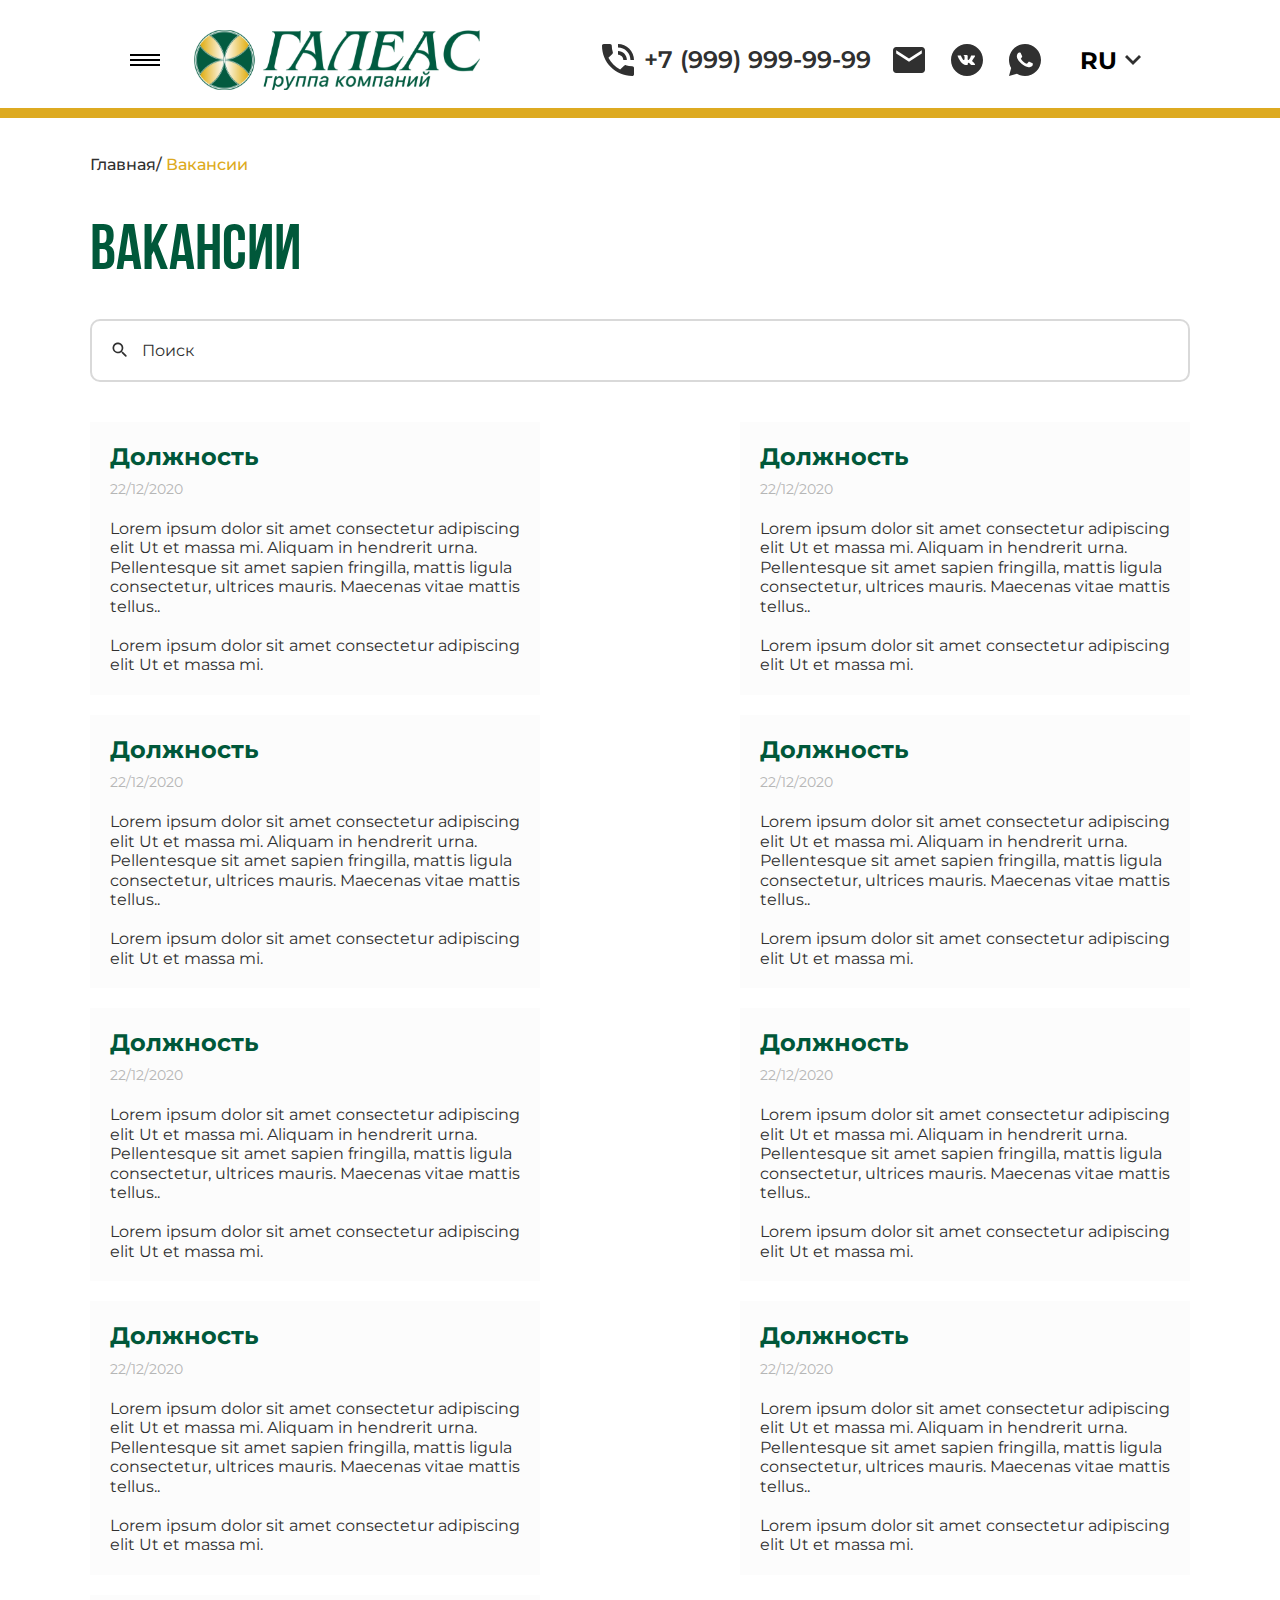
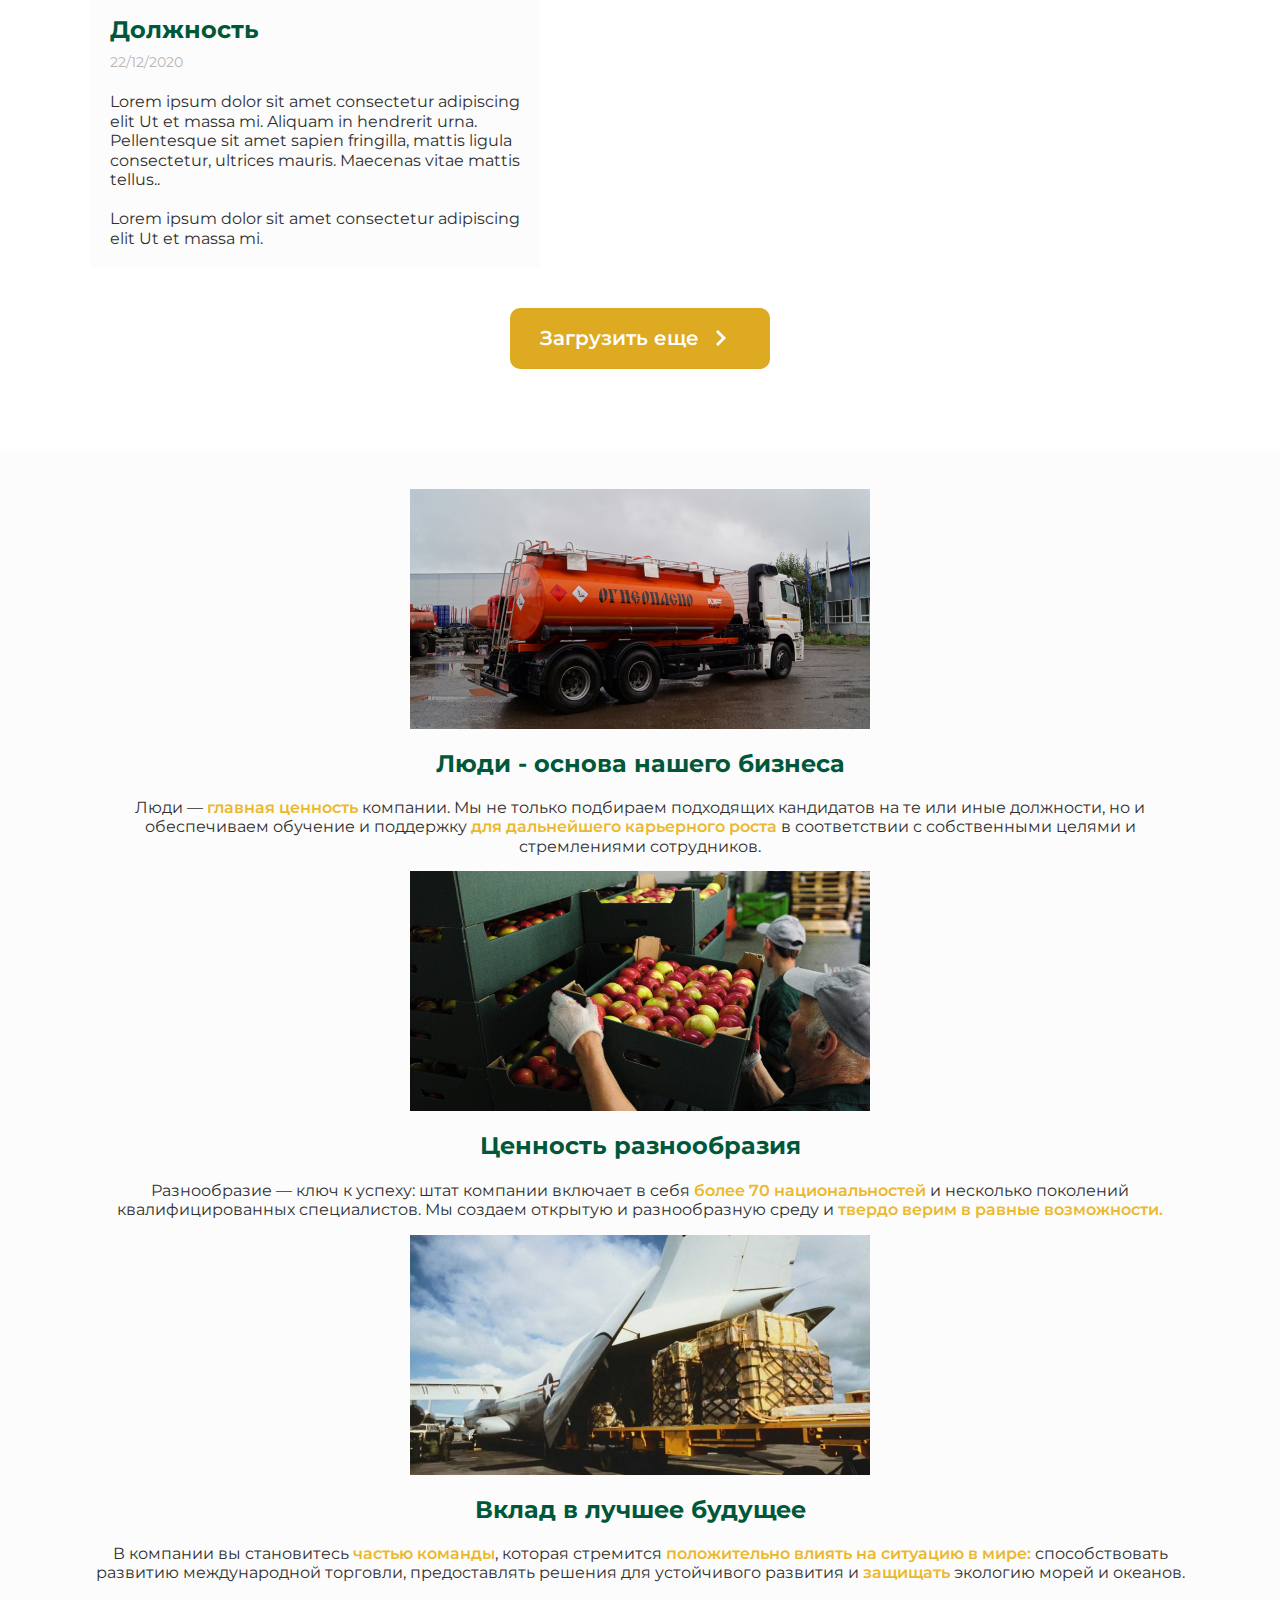
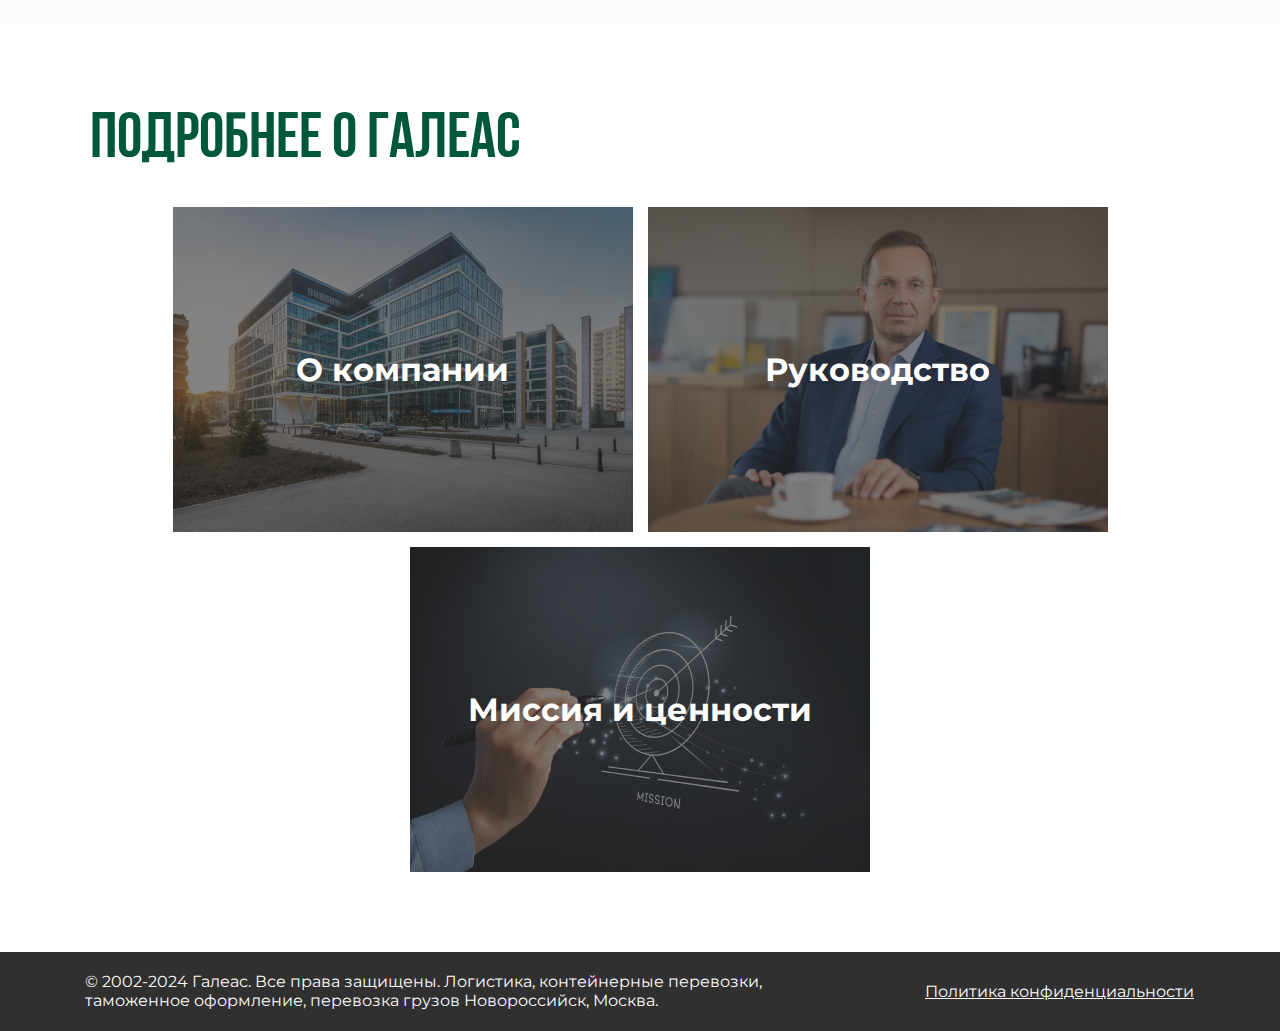
<file: vacantions.html>
<!DOCTYPE html>
<html lang="en">
<head>
    <meta charset="UTF-8">
    <meta name="viewport" content="width=device-width, initial-scale=1.0">
    <title>Document</title>
    <link rel="stylesheet" href="./css/reset.css">
    <link rel="stylesheet" href="./css/main.css">
    <link rel="stylesheet" href="./css/btn.css">
    <link rel="stylesheet" href="./css/footer.css">
    <link rel="stylesheet" href="./css/header.css">
    <link rel="stylesheet" href="./css/breadcrumbs.css">
    <link rel="stylesheet" href="./css/details.css">
    <link rel="stylesheet" href="./css/vacations.css">
    <link rel="stylesheet" href="./css/benefits.css">
    <link rel="stylesheet" href="./css/dropdown_lang.css">
    <link rel="stylesheet" href="./css/dropdown_lang.css">

    <link rel="stylesheet" href="./css/solutions.css">
    <link rel="stylesheet" href="./css/menu.css">
</head>
<body>
    <header class="header">
        <div class="header__flex">
            <div class="header__container">
                <div class="menu-btn">
                    <span></span>
                    <span></span>
                    <span></span>
                </div>
                <div class="menu ">
                    <div class="menu_btn_container">
                        <button class="menu-solutions">Решения</button>
                        <button class="menu-service">Услуги</button>
                        <button class="menu-industry">Отрасли</button>
                        <button class="menu-options">О нас</button>
                        <button class="menu-news">Новости</button>
                        <button class="menu-sotrudnik">Сотрудничество</button>
                        <button class="menu-vacation">Вакансии</button>
                        <button class="menu-faq">FAQ</button>

                        <div class="menu-container">
                            
                        </div>

                        <button class="menu-solutions_mobile">Решения</button>
                            <div class="menu_moba hide_mobile_menu">

                                <button class="button_mobile_shipping button_hiderr">Морские перевозки</button>

                                    <div class="menu_btn_container2 active_shipping hide1">
                                        <a href="#">Морские перевозки</a>
                                        <a href="#">Генеральные/сухие перевозки</a> 
                                        <a href="#">Рефрижераторные грузы</a>
                                        <a href="#">Проектные грузы</a>
                                        <a href="#">Наливные грузы</a>
                                        <a href="#">Розничная торговля</a>
                                        <a href="#">LCL/FCL перевозки</a>
                                        <a href="#">Крупнотоннажные и негабаритные перевозки</a>
                                    </div>

                                    <button class="car-mobile button_hiderr">Наземные перевозки</button>
                                                
                                    <div class="menu_btn_container2 active_car hide2">
                                        <a href="#">Автомобильные перевозки</a>
                                        <a href="#">Железнодорожные перевозки</a>
                                        <a href="#">LCL/FCL перевозки</a>
                                        <a href="#">Крупнотоннажные и<br> негабаритные перевозки</a>
                                    </div>

                                <button class="button_mobile_train button_hiderr">Воздушные перевозки </button>
                                    <div class="menu_btn_container2 active_train hide5">
                                        <a href="#">Воздушные перевозки</a>
                                        <a href="#">LCL/FCL перевозки</a>
                                    </div>

                                <button class="button_mobile_info button_hiderr"></button>
                                    <div class="menu_btn_container2 active_info hide4">
                                        <a href="#">Воздушные перевозки</a>
                                        <a href="#">LCL/FCL перевозки</a>
                                    </div>
                            </div>
                    
                        <button class="menu-service_mobile">Услуги</button>
                        <button class="menu-industry_mobile">Отрасли</button>
                        <button class="menu-options_mobile">О нас</button>
                        <button class="menu-news_mobile">Новости</button>
                        <button class="menu-sotrudnik_mobile">Сотрудничество</button>
                        <button class="menu-vacation_mobile">Вакансии</button>
                        <button class="menu-faq_mobile">FAQ</button>
                    </div>




                    <div class="mobile_selector_lang">
                        <div class="lang_flex">
                            <div class="form-group__lang_mobile">
                                <div class="dropdown__lang">
                                    <button class="dropdown__button__lang_mobile">RU</button>
                                    <ul class="dropdown__list__lang_mobile">
                                        <li class="dropdown__list-item__lang" data-value="option">Английский</li>
                                        <li class="dropdown__list-item__lang" data-value="option">Русский</li>
                                        <li class="dropdown__list-item__lang" data-value="option">Польский</li>
                                        <li class="dropdown__list-item__lang" data-value="option">Немецкий</li>
                                    </ul>
                                    <input type="text" name="select-category" value="" class="dropdown__input-hidden">
                                </div>
                            </div>
                        </div>
                    </div>

                    <hr class="hr__title_mobile">

                    <div class="contacs_mobile">
                        <a href="tel:+79999999999" class="header__phone_mobile">
                            <img src="./imgs/icons/tel.svg" class="phone_img_mobile" alt="Телефон">
                            <strong class="number">+7 (999) 999-99-99</strong>
                        </a>
                        <div class="header__socials_mobile">
                            <a href="#" class="header__social_mobile">
                                <img src="./imgs/icons/mail.svg" alt="Почта">
                            </a>
            
                            <a href="#" class="header__social_mobile">
                                <img src="./imgs/icons/vk.svg" alt="VK">
                            </a>
            
                            <a href="#" class="header__social_mobile">
                                <img src="./imgs/icons/Whatsapp.svg" alt="Whats app">
                            </a>
                        </div>
            
                    </div>
                </div>

                <div id="closeMenuByBg" class="none" style="position: absolute; z-index: 9; width: 100vw; height: 100vh;">
                    
                </div>

                
                <div class="menu-solutions1 menu_vision2">
                        <div class="menu_btn_container2">
                            <button class="shipping_menu">Морские перевозки</button>
                            <button class="ground_transportation">Наземные перевозки</button>
                            <button class="air_transportation">Воздушные перевозки</button>
                        </div>
                </div>

                <div class="menu-service1 menu_vision3">
                    <div class="menu_btn_container2">
                        <button>Таможенное оформление</button>
                        <button>Страхование грузов</button>
                        <button>Экспедирование</button>
                        <button>Складская логистика</button>
                        <button>Реализация дизтоплива</button>
                        <button>Автозапчасти для грузовиков</button>
                    </div>
                </div>

                <div class="menu-industry1 menu_vision4">
                    <div class="menu_btn_container2">
                        <button>Сельское хозяйство</button>
                        <button>Автомобильная<br> промышленность</button>
                        <button>Химикаты, нефтехимия и<br> изделия из пластмасс</button>
                        <button>Продукты питания и <br>напитки</button>
                        <button>Фрукты и овощи</button>
                        <button>Горнодобывающая<br> промышленность</button>
                        <button>Фармацевтическая<br> продукция</button>
                        <button>Розничная торговля</button>
                        <button>Проектная логистика</button>
                        <button>Крупнотоннажные и<br> негабаритные грузы</button>
                    </div>
                </div>

                <div class="menu-options1 menu_vision5">
                    <div class="menu_btn_container2">
                        <button>О компании</button>
                        <button>Руководство компании</button>
                        <button>Миссия и ценности</button>
                        <button>История</button>
                        <button>Реквизиты</button>
                        <button>Портфолио</button>
                        <button>Наши партнёры</button>
                    </div>
                </div>



                <div class="menu-solutions2 menu_vision_shiping">
                    <div class="menu_btn_container2">
                        <a href="#">Морские перевозки</a>
                        <a href="#">Генеральные/сухие перевозки</a>
                        <a href="#">Рефрижераторные грузы</a>
                        <a href="#">Проектные грузы</a>
                        <a href="#">Наливные грузы</a>
                        <a href="#">Розничная торговля</a>
                        <a href="#">LCL/FCL перевозки</a>
                        <a href="#">Крупнотоннажные и<br> негабаритные перевозки</a>
                    </div>
                </div>

                <div class="menu-solutions2-1 menu_vision_ground">
                    <div class="menu_btn_container2">
                        <a href="#">Автомобильные перевозки</a>
                        <a href="#">Железнодорожные перевозки</a>
                        <a href="#">LCL/FCL перевозки</a>
                        <a href="#">Крупнотоннажные и<br> негабаритные перевозки</a>
                    </div>
                </div>
                
                <div class="menu-solutions2-3 menu_vision_air">
                    <div class="menu_btn_container2">
                        <a href="#">Воздушные перевозки</a>
                        <a href="#">LCL/FCL перевозки</a>
                    </div>
                </div>


                <a href="#" class="header__logo">
                    <img src="./imgs/logo.svg" alt="Галеас">
                </a>          
            </div>
            <div class="header__wrapper">
                <a href="tel:+79999999999" class="header__phone">
                    <img src="./imgs/icons/tel.svg" class="phone_img" alt="Телефон">
                    <strong class="number">+7 (999) 999-99-99</strong>
                </a>
                <div class="header__socials">
                    <a href="#" class="header__social">
                        <img src="./imgs/icons/mail.svg" alt="Почта">
                    </a>
    
                    <a href="#" class="header__social">
                        <img src="./imgs/icons/vk.svg" alt="VK">
                    </a>
    
                    <a href="#" class="header__social">
                        <img src="./imgs/icons/Whatsapp.svg" alt="Whats app">
                    </a>
                </div>
    
                <div class="lang_flex">
                    <div class="form-group__lang">
                        <div class="dropdown__lang">
                            <button class="dropdown__button__lang">RU</button>
                            <ul class="dropdown__list__lang">
                                <li class="dropdown__list-item__lang" data-value="option">Английский</li>
                                <li class="dropdown__list-item__lang" data-value="option">Русский</li>
                                <li class="dropdown__list-item__lang" data-value="option">Польский</li>
                                <li class="dropdown__list-item__lang" data-value="option">Немецкий</li>
                            </ul>
                            <input type="text" name="select-category" value="" class="dropdown__input-hidden">
                        </div>
                    </div>
                </div>
            </div>
        </div>
    </header> 

    <main>
        <section class="breadcrumb container">
            <a href="#" class="breadcrumb__link">Главная/</a>
            <a href="#" class="breadcrumb__link breadcrumb__link--active">Вакансии</a>
        </section>
        <section class="vacations container">
            <h2 class="vacations__title">Вакансии</h1>
            <div class="vacations__input-container">
                <input type="text" class="vacations__input" placeholder="Поиск">
            </div>
            <div class="vacations__cards">
                <div class="vacations__card">
                    <div class="vacations__container">
                        <h3 class="vacations__header">Должность</h3>
                        <strong class="vacations__date">22/12/2020</strong>
                    </div>
                    <p class="vacations__txt">
                        Lorem ipsum dolor sit amet consectetur adipiscing elit Ut et massa mi. Aliquam in hendrerit urna. Pellentesque sit amet sapien fringilla, mattis ligula consectetur, ultrices mauris. Maecenas vitae mattis tellus..
                        <br><br>
                        Lorem ipsum dolor sit amet consectetur adipiscing elit Ut et massa mi.
                    </p>
                </div>

                <div class="vacations__card">
                    <div class="vacations__container">
                        <h3 class="vacations__header">Должность</h3>
                        <strong class="vacations__date">22/12/2020</strong>
                    </div>
                    <p class="vacations__txt">
                        Lorem ipsum dolor sit amet consectetur adipiscing elit Ut et massa mi. Aliquam in hendrerit urna. Pellentesque sit amet sapien fringilla, mattis ligula consectetur, ultrices mauris. Maecenas vitae mattis tellus..
                        <br><br>
                        Lorem ipsum dolor sit amet consectetur adipiscing elit Ut et massa mi.
                    </p>
                </div>

                <div class="vacations__card">
                    <div class="vacations__container">
                        <h3 class="vacations__header">Должность</h3>
                        <strong class="vacations__date">22/12/2020</strong>
                    </div>
                    <p class="vacations__txt">
                        Lorem ipsum dolor sit amet consectetur adipiscing elit Ut et massa mi. Aliquam in hendrerit urna. Pellentesque sit amet sapien fringilla, mattis ligula consectetur, ultrices mauris. Maecenas vitae mattis tellus..
                        <br><br>
                        Lorem ipsum dolor sit amet consectetur adipiscing elit Ut et massa mi.
                    </p>
                </div>

                <div class="vacations__card">
                    <div class="vacations__container">
                        <h3 class="vacations__header">Должность</h3>
                        <strong class="vacations__date">22/12/2020</strong>
                    </div>
                    <p class="vacations__txt">
                        Lorem ipsum dolor sit amet consectetur adipiscing elit Ut et massa mi. Aliquam in hendrerit urna. Pellentesque sit amet sapien fringilla, mattis ligula consectetur, ultrices mauris. Maecenas vitae mattis tellus..
                        <br><br>
                        Lorem ipsum dolor sit amet consectetur adipiscing elit Ut et massa mi.
                    </p>
                </div>

                <div class="vacations__card">
                    <div class="vacations__container">
                        <h3 class="vacations__header">Должность</h3>
                        <strong class="vacations__date">22/12/2020</strong>
                    </div>
                    <p class="vacations__txt">
                        Lorem ipsum dolor sit amet consectetur adipiscing elit Ut et massa mi. Aliquam in hendrerit urna. Pellentesque sit amet sapien fringilla, mattis ligula consectetur, ultrices mauris. Maecenas vitae mattis tellus..
                        <br><br>
                        Lorem ipsum dolor sit amet consectetur adipiscing elit Ut et massa mi.
                    </p>
                </div>

                <div class="vacations__card">
                    <div class="vacations__container">
                        <h3 class="vacations__header">Должность</h3>
                        <strong class="vacations__date">22/12/2020</strong>
                    </div>
                    <p class="vacations__txt">
                        Lorem ipsum dolor sit amet consectetur adipiscing elit Ut et massa mi. Aliquam in hendrerit urna. Pellentesque sit amet sapien fringilla, mattis ligula consectetur, ultrices mauris. Maecenas vitae mattis tellus..
                        <br><br>
                        Lorem ipsum dolor sit amet consectetur adipiscing elit Ut et massa mi.
                    </p>
                </div>
                
                <div class="vacations__card">
                    <div class="vacations__container">
                        <h3 class="vacations__header">Должность</h3>
                        <strong class="vacations__date">22/12/2020</strong>
                    </div>
                    <p class="vacations__txt">
                        Lorem ipsum dolor sit amet consectetur adipiscing elit Ut et massa mi. Aliquam in hendrerit urna. Pellentesque sit amet sapien fringilla, mattis ligula consectetur, ultrices mauris. Maecenas vitae mattis tellus..
                        <br><br>
                        Lorem ipsum dolor sit amet consectetur adipiscing elit Ut et massa mi.
                    </p>
                </div>

                <div class="vacations__card">
                    <div class="vacations__container">
                        <h3 class="vacations__header">Должность</h3>
                        <strong class="vacations__date">22/12/2020</strong>
                    </div>
                    <p class="vacations__txt">
                        Lorem ipsum dolor sit amet consectetur adipiscing elit Ut et massa mi. Aliquam in hendrerit urna. Pellentesque sit amet sapien fringilla, mattis ligula consectetur, ultrices mauris. Maecenas vitae mattis tellus..
                        <br><br>
                        Lorem ipsum dolor sit amet consectetur adipiscing elit Ut et massa mi.
                    </p>
                </div>

                <div class="vacations__card">
                    <div class="vacations__container">
                        <h3 class="vacations__header">Должность</h3>
                        <strong class="vacations__date">22/12/2020</strong>
                    </div>
                    <p class="vacations__txt">
                        Lorem ipsum dolor sit amet consectetur adipiscing elit Ut et massa mi. Aliquam in hendrerit urna. Pellentesque sit amet sapien fringilla, mattis ligula consectetur, ultrices mauris. Maecenas vitae mattis tellus..
                        <br><br>
                        Lorem ipsum dolor sit amet consectetur adipiscing elit Ut et massa mi.
                    </p>
                </div>
            </div>
            <a href="#" class="btn btn--vacatioins">
                <span>
                    Загрузить еще
                </span>
                <svg width="24" height="24" viewBox="0 0 24 24" fill="none" xmlns="http://www.w3.org/2000/svg">
                <path fill-rule="evenodd" clip-rule="evenodd" d="M9 4L7 6L13 12L7 18L9 20L17 12L9 4Z" fill="white"/>
                </svg>
            </a>
        </section>
        <section class="benefits container">
            <div class="benefits__item">
                <img src="./imgs/benefits/1.jpg" alt="" class="benefits__img">
                <div class="benefits__content">
                    <h3 class="benefits__title">
                        Люди - основа нашего бизнеса
                    </h3>
                    <p class="benefits__txt">
                        Люди — <span class="benefits__txt--accent">главная ценность</span>  компании. Мы не только подбираем подходящих кандидатов на те или иные должности, но и обеспечиваем обучение и поддержку <span class="benefits__txt--accent"> для дальнейшего карьерного роста</span> в соответствии с собственными целями и стремлениями сотрудников.
                    </p>
                </div>
            </div>

            <div class="benefits__item benefits__item--reverse">
                <img src="./imgs/benefits/2.jpg" alt="" class="benefits__img">
                <div class="benefits__content">
                    <h3 class="benefits__title">
                        Ценность разнообразия
                    </h3>
                    <p class="benefits__txt">
                        Разнообразие — ключ к успеху: штат компании включает в себя <span class="benefits__txt--accent">более 70 национальностей</span> и несколько поколений квалифицированных специалистов. Мы создаем открытую и разнообразную среду и <span class="benefits__txt--accent">твердо верим в равные возможности.</span>
                    </p>
                </div>
            </div>

            <div class="benefits__item">
                <img src="./imgs/benefits/3.jpg" alt="" class="benefits__img">
                <div class="benefits__content">
                    <h3 class="benefits__title">
                        Вклад в лучшее будущее
                    </h3>
                    <p class="benefits__txt">
                        В компании вы становитесь <span class="benefits__txt--accent">частью команды</span>, которая стремится <span class="benefits__txt--accent">положительно влиять на ситуацию в мире: </span>
                        способствовать развитию международной торговли, предоставлять решения для устойчивого развития и <span class="benefits__txt--accent">защищать</span> экологию морей и океанов.
                    </p>
                </div>
            </div>
        </section>
        <section class="details container">
            <h2 class="details__title">Подробнее о галеас</h2>
            <div class="details__cards">
                <div class="details__card" style="background: url('./imgs/details/1.jpg');">
                    <strong class="details__strong">О компании</strong>
                </div>
                <div class="details__card" style="background: url('./imgs/details/2.jpg');">
                    <strong class="details__strong">Руководство</strong>
                </div>
                <div class="details__card" style="background: url('./imgs/details/3.jpg');">
                    <strong class="details__strong">Миссия и ценности</strong>
                </div>
            </div>
        </section>
    </main>
    <footer class="footer">
        <div class="footer__txt">
            © 2002-2024 Галеас. Все права защищены. Логистика, контейнерные перевозки, таможенное оформление, перевозка грузов Новороссийск, Москва.
        </div>   
        <a href="#" class="footer__policy">Политика конфиденциальности</a>  
    </footer>
    <script src="./js/questions.js"></script>
    <script src="./js/dropdown_lang.js"></script>
    <script src="./js/main.js"></script>
    <script src="./js/dropdown.js"></script>
    <script src="./js/popup.js"></script>
</body>
</html>
</file>
<file: css/solutions.css>
.solutions {
    display: grid;
    gap: 40px;

    background: #FCFCFC;
    padding-top: 40px;
    padding-bottom: 40px;
}

.solutions__title {
    font-size: 24px;
    font-weight: 700;
    line-height: 29.26px;
    text-align: left;

    color: #303030;
}

.solutions__wrapper {
    display: flex;
    justify-content: space-between;

    padding-bottom: 40px;
}

.solution__col {
    display: flex;
    flex-direction: column;
    gap: 20px;
}

.solution__item, .solution__item--title {
    width: 340px;
    font-size: 16px;
    font-weight: 500;
    line-height: 19.5px;
    text-align: left;
}

.solution__item {
    position: relative;
    padding-left: 20px;
    cursor: pointer;
}

.solution__item::before {
    content: "";
    position: absolute;
    left: 0;
    top: 50%;
    transform: translate(0, -50%);

    width: 8px;
    height: 8px;
    background-color: #303030;

    border-radius: 50%;
}

@media screen and (max-width: 999px) {
    .solutions {
        display: none;
    }
}
</file>
<file: css/menu.css>
.menu-btn {
	cursor: pointer;
	width: 30px;
	height: 30px;
	position: relative;
	z-index:30;
	overflow: hidden;
}

.menu.active {
	height: 100vh;
	overflow-y: auto;
	padding-top: 120px;
}

.menu-btn span {
	width: 30px;
	height: 2px;
	position: absolute;
	top: 50%;
	left: 50%;
	transform: translate(-50%, -50%);
	background-color: rgb(0, 0, 0);
	transition: all 0.5s;
}

.menu-btn span:nth-of-type(2) {
	top: calc(50% - 5px);
}
.menu-btn span:nth-of-type(3) {
	top: calc(50% + 5px);
}

.menu{
	position: absolute;
	top: 0;
    left: 0;
	width: 470px;
	height: 1000px;
	background-color: white;
	transform: translateX(-100%);
	transition: transform 0.5s; 
 	z-index: 20;
}

.scrollbar{
	overflow-y: auto;
}

.menu-solutions1 , .menu-service1 , .menu-industry1, .menu-options1 {
	position: absolute;
	top: 0;
	left: 940px;
	width: 470px;
	height: 1000px;
	background-color: white;
	transition: transform 0.5s; 
  	z-index: 10;
}

.menu-solutions2, .menu-solutions2-1, .menu-solutions2-3{
	position: absolute;
	top: 0;
	left: 940px;
	width: 470px;
	height: 1000px;
	background-color: white;
	transition: transform 0.5s; 
  	z-index: 10;
}

@media screen and (max-width: 1415px) {
	.menu-solutions1 , .menu-service1 , .menu-industry1, .menu-options1, .menu-solutions2, .menu-solutions2-1, .menu-solutions2-3, .menu-solutions1, .menu-service1, .menu-industry1, .menu-options1 {
		width: 380px !important;
	}

	.menu-solutions2, .menu-solutions2-1, .menu-solutions2-3,.menu-solutions1 , .menu-service1 , .menu-industry1, .menu-options1 {
		left: 750px;
	}

	.menu-solutions1 , .menu-service1 , .menu-industry1, .menu-options1 {
		left: 370px !important;
	}
}

.hide_mobile_menu
{
	display: none;
}


.menu-solutions1 , .menu-service1 , .menu-industry1, .menu-options1 {
	position: absolute;
	top: 0;
	left: 470px;
	width: 470px;
	height: 1000px;
	background-color: white;
	transition: transform 0.5s; 
  	z-index: 10;
}

.menu.active {
	transform: translateX(0);
}


.menu_vision1{
	display: none;
}

.menu_vision2{
	display: none;
}

.menu_vision3{
	display: none;
}

.menu_vision4{
	display: none;
}

.menu_vision5{
	display: none;
}


.menu_vision_shiping{
	display: none;
}

.menu_vision_ground{
	display: none;
}

.menu_vision_air{
	display: none;
}

.shipping_menu , .ground_transportation{
	margin-bottom: 20px;
}


.menu_btn_container {
    display: flex;
    flex-direction: column;
    align-items: flex-start;
	gap: 20px;
	font-family: 'Montserrat', sans-serif;
	font-size: 24px;
	font-weight: 500;
	line-height: 29.26px;
	text-align: left;
    margin: 0 auto auto 120px;
}

.menu_btn_container2 {
    display: flex;
    flex-direction: column;
    align-items: flex-start;
	gap: 20px;
	font-family: 'Montserrat', sans-serif;
	font-size: 24px;
	font-weight: 500;
	line-height: 29.26px;
	text-align: left;
	margin: 120px auto auto 0;
}

.menu_btn_container2 a {
	color: black;
	font-weight: 400;
}

.menu_btn_container button:focus {
	font-size: 24px;
	font-weight: 700;
	line-height: 29.26px;
}

.menu_btn_container2 button:focus {
	font-size: 24px;
	font-weight: 700;
}

.menu_btn_container{
	overflow-y: auto;
	max-height: 500px;
}


.menu-btn.active span:first-of-type {
	transform: translateX(100%);
}

.menu-btn.active span:nth-of-type(2) {
	top: 50%;
	transform: translate(-50%, -50%) rotate(45deg);
}

.menu-btn.active span:nth-of-type(3) {
	top: 50%;
	transform: translate(-50%, -50%) rotate(-45deg);
}


.mobile_selector_lang{
	display: none;
}

.hr__title_mobile{
	display: none;
}

.contacs_mobile{
	display: flex;
}

.header__phone_mobile{
	color: black;
	font-size: 24px;
}

.phone_img_mobile{
	margin-right: 10px;
}

.header__socials_mobile{
	display: flex;
	align-items: center;
	gap: 40px;

	margin-top: 40px;
}

.contacs_mobile{
	display: flex;
    flex-direction: column;
}

.info_card_mobile1
{
	display: none;
}

.info_card_mobile2
{
	display: none;
}

.info_card_mobile3 	{
	display: none;
}

.info_card_mobile4	{
	display: none;
}

.info_card_mobile5	{
	display: none;
}

.info_card_mobile6	{
	display: none;
}

.info_card_mobile7	{
	display: none;
}

.info_card_mobile8	{
	display: none;
}

.info_card_mobile9	{
	display: none;
}

.menu-solutions_mobile{
	display: none;	
}

.menu-service_mobile{
	display: none;
}

.menu-industry_mobile{
	display: none;
}

.menu-options_mobile{
	display: none;
}

.menu-news_mobile{
	display: none;
}

.menu-sotrudnik_mobile{
	display: none;
}

.menu-vacation_mobile{
	display: none;
}

.menu-faq_mobile{
	display: none;
}


.menu_mobile{
	display: none;
}


.contacs_mobile{
	display: none;
}

.menu-btn.active span:first-of-type {
	transform: translateX(100%);
}

.menu-btn.active span:nth-of-type(2) {
	top: 50%;
	transform: translate(-50%, -50%) rotate(45deg);
}

.menu-btn.active span:nth-of-type(3) {
	top: 50%;
	transform: translate(-50%, -50%) rotate(-45deg);
}


.menu_vision_shiping_mobile{
	display: none;
}

.menu_vision_ground_mobile{
	display: none;
}

.menu_vision_air_mobile{
	display: none;
}

.shipping_menu-mobile{
	display: none;
}

.ground_transportation-mobile{
	display: none;
}

.air_transportation-mobile{
	display: none;
}

.info_button-mobile{
	display: none;
}

.info_vision_mobile{
	display: none;
}

.hide1{
	display: none;
}

.hide2{
	display: none;
}

.hide5{
	display: none;
}

.hide4{
	display: none;
}



.button_hiderr{
	display: flex;
	margin: 20px 0;
}

@media screen and (max-width:1024px){
	.menu {
		position: absolute;
		top: 0;
		left: 0;
		width: 375px;
		height: 1000px;
		background-color: white;
		transform: translateX(-100%);
		transition: transform 0.5s;
		z-index: 15;
	}

}

@media screen and (max-width:425px){
    .menu {
        position: absolute;
        top: 0;
        left: 0;
        width: 100%;
        height: 1000px;
        padding: 15px;
        padding-top: 97px;
        padding-left: 23px;
        background-color: white;
        transform: translateX(-100%);
        transition: transform 0.5s;
        z-index: 10;
		overflow-y: auto;
    }
}


@media screen and (max-width:425px){
    .menu {
        position: absolute;
        top: 0;
        left: 0;
        width: 100%;
        height: 1000px;
        padding: 15px;
        padding-top: 97px;
        padding-left: 23px;
        background-color: white;
        transform: translateX(-100%);
        transition: transform 0.5s;
        z-index: 10;
		overflow-y: auto;
    }

	.form-group__lang_mobile{
		padding-left: 60px;
	}

	.dropdown__list__lang_mobile {
		display: none;
		position: absolute;
		left: 0;
		top: 45px;
		margin: 0;
		padding: 0;
		list-style-type: none;
		background-color: white;
		overflow: hidden;
		border-radius: 10px;
		width: 150px;
		z-index: 5;
		left: -21px;
	}



	.menu_btn_container {
		display: flex;
		flex-direction: column;
		align-items: flex-start;
		gap: 20px;
		font-family: 'Montserrat', sans-serif;
		font-size: 24px;
		font-weight: 500;
		line-height: 29.26px;
		text-align: left;
		margin: 10px auto auto 0;
	}

	.menu_btn_container2 {
		margin: 0 auto;
	}


    .mobile_selector_lang {
        display: block;
        z-index: 200;
        position: absolute;
        top: 24px;
        left: 241px;
    }

	.hr__title_mobile{
		display: block;
		margin-top: 40px;
		border: 1px solid #D9D9D9;
		width: auto;
		margin-bottom: 40px;
	}

	.menu-solutions{
		display: none;
	}

	.menu-service{
		display: none;
	}

	.menu-industry{
		display: none;
	}

	.menu-options{
		display: none;
	}

	.menu-news{
		display: none;
	}

	.menu-sotrudnik{
		display: none;
	}
	
	.menu-vacation{
		display: none;
	}

	.menu-faq{
		display: none;
	}


	.mobile_selector_lang{
		display: block;
	}
	
	.hr__title_mobile{
		display: block;
	}
	
	.contacs_mobile{
		display: flex;
	}
	
	.header__phone_mobile{
		color: black;
		font-size: 24px;
	}
	
	.phone_img_mobile{
		margin-right: 10px;
	}
	
	.header__socials_mobile{
		display: flex;
		align-items: center;
		gap: 40px;
	
		margin-top: 40px;
	}
	
	.contacs_mobile{
		display: flex;
		flex-direction: column;
	}
	
	.info_card_mobile1
	{
		display: block;
	}
	
	.info_card_mobile2
	{
		display: block;
	}
	
	.info_card_mobile3 	{
		display: block;
	}
	
	.info_card_mobile4	{
		display: block;
	}
	
	.info_card_mobile5	{
		display: block;
	}
	
	.info_card_mobile6	{
		display: block;
	}
	
	.info_card_mobile7	{
		display: block;
	}
	
	.info_card_mobile8	{
		display: block;
	}
	
	.info_card_mobile9	{
		display: block;
	}
	
	.menu-solutions_mobile{
		display: block;	
	}
	
	.menu-service_mobile{
		display: block;
	}
	
	.menu-industry_mobile{
		display: none;
	}
	
	.menu-options_mobile{
		display: none;
	}
	
	.menu-news_mobile{
		display: block;
	}
	
	.menu-sotrudnik_mobile{
		display: block;
	}
	
	.menu-vacation_mobile{
		display: block;
	}
	
	.menu-faq_mobile{
		display: block;
	}
	
	
	.menu_mobile{
		display: none;
	}
	
	
	.contacs_mobile{
		display: block;
	}

	.menu_btn_solution2{
		display: flex;
		flex-direction: column;
		align-items: flex-start;
		gap: 40px;
	}

	.menu_btn_container2 a{
		font-family: 'Montserrat', sans-serif;
		font-size: 16px;
		font-weight: 500;
		line-height: 19.5px;
		text-align: left;

	}




}

@media screen and (max-width:375px){
    .menu {
        position: absolute;
        top: 0;
        left: 0;
        width: 375px;
        height: 1000px;
        padding: 15px;
        padding-top: 97px;
        padding-left: 23px;
        background-color: white;
        transform: translateX(-100%);
        transition: transform 0.5s;
        z-index: 10;
    }

	.form-group__lang_mobile{
		padding-left: 18px;
	}
	
	.dropdown__button__lang_mobile {
		left: -28px;
	}
}
</file>
<file: css/selector.css>
.dropdown{
    position: relative;
}


.dropdown__button{
    position: relative;
    display: block;
    border-radius: 10px;
    border: 2px solid #D9D9D9;
    width: 320px;
    height: 60px;
    background-color: white;
    font-size: 16px;
    display: flex;
    align-items: center;
    padding: 19px 17px;
    font-weight: 400;

    cursor: pointer;
    margin-bottom: 20px;
}

.dropdown__button::after{
    content: "";
    position: absolute;
    top: 50%;
    right: 15px;
    transform: translateY(-50%);

    background: url(../imgs/icons/arrow-bottom.svg);
    width: 24px;
    height: 24px;
}

.dropdown__list-item:first-child::after{
    content: "";
    position: absolute;
    top: 10%;
    right: 15px;
    transform: translateY(-50%);

    background: url(../imgs/icons/up-arrows.png);
    width: 24px;
    height: 24px;
}


.dropdown__list{
    display: none;

    position: absolute;
    left: 0;
    top: 74px;

    margin: 0;
    padding: 0;
    list-style-type: none;

    background-color: white;
    overflow: hidden;
    border-radius: 10px;
    width: 320px;
    z-index: 5;
}

.dropdown__list--visible{
    display: block;
}

.dropdown__list-item{
    margin: 0;
    padding: 0;
    border: 2px solid #D9D9D9;
    border-bottom: 0px;
    padding: 18px 20px;
    cursor: pointer;
}


.dropdown__list-item:first-child{
    border-radius: 10px 10px 0 0;
}

.dropdown__list-item:last-child{
    border-radius: 0 0 10px 10px;
    border-bottom: 2px solid #D9D9D9;
}

.dropdown__input-hidden{
    display: none;
}
</file>
<file: css/dropdown_lang.css>
.dropdown__lang{
    position: relative;
}


.dropdown__button__lang {
    position: relative;
    display: block;
    width: 87px;
    height: 60px;
    border: none;
    background-color: white;
    font-size: 24px;
    display: flex;
    align-items: center;
    padding: 19px 17px;
    font-weight: 700;
    cursor: pointer;    
}

.dropdown__button__lang::after{
    content: "";
    position: absolute;
    top: 50%;
    right: 5px;
    transform: translateY(-50%);

    background: url(../imgs/icons/arrow-bottom.svg);
    width: 24px;
    height: 24px;
}

.dropdown__button__lang:focus:after{
    content: "";
    position: absolute;
    top: 50%;
    right: 5px;
    transform: translateY(-50%);

    background: url(../imgs/icons/up-arrows.png);
    width: 24px;
    height: 24px;
}


.dropdown__list__lang {
    display: none;
    position: absolute;
    left: 0;
    top: 45px;
    margin: 0;
    padding: 0;
    list-style-type: none;
    background-color: white;
    overflow: hidden;
    border-radius: 10px;
    width: 126px;
    z-index: 5;
    left: -21px;
}

.dropdown__list__lang--visible{
    display: block;
}

.dropdown__list-item__lang{
    margin: 0;
    padding: 0;
    border: 2px solid #D9D9D9;
    border-bottom: 0px;
    padding: 18px 11px;
    cursor: pointer;
}


.dropdown__list-item__lang:first-child{
    border-radius: 10px 10px 0 0;
}

.dropdown__list-item__lang:last-child{
    border-radius: 0 0 10px 10px;
    border-bottom: 2px solid #D9D9D9;
}

.dropdown__input-hidden{
    display: none;
}
</file>
<file: css/dropdown_lang_mobile.css>
.dropdown__lang{
    position: relative;
}


.dropdown__button__lang_mobile {
    position: relative;
    display: block;
    width: 87px;
    height: 60px;
    border: none;
    background-color: white;
    font-size: 24px;
    display: flex;
    align-items: center;
    padding: 19px 17px;
    font-weight: 700;
    cursor: pointer;    
}

.dropdown__button__lang_mobile::after{
    content: "";
    position: absolute;
    top: 50%;
    right: 5px;
    transform: translateY(-50%);

    background: url(../imgs/icons/arrow-bottom.svg);
    width: 24px;
    height: 24px;
}

.dropdown__button__lang_mobile:focus:after{
    content: "";
    position: absolute;
    top: 50%;
    right: 5px;
    transform: translateY(-50%);

    background: url(../imgs/icons/up-arrows.png);
    width: 24px;
    height: 24px;
}


.dropdown__list__lang_mobile {
    display: none;
    position: absolute;
    left: 0;
    top: 45px;
    margin: 0;
    padding: 0;
    list-style-type: none;
    background-color: white;
    overflow: hidden;
    border-radius: 10px;
    width: 126px;
    z-index: 5;
    left: -21px;
}

.dropdown__list__lang_mobile--visible{
    display: block;
}

.dropdown__list-item__lang{
    margin: 0;
    padding: 0;
    border: 2px solid #D9D9D9;
    padding: 18px 11px;
    cursor: pointer;
}

.dropdown__list__lang_mobile li {
    margin-bottom: 0;
}


.dropdown__list-item__lang:first-child{
    border-radius: 10px 10px 0 0;
}

.dropdown__list-item__lang:last-child{
    border-radius: 0 0 10px 10px;
    border-bottom: 2px solid #D9D9D9;
}

.dropdown__input-hidden{
    display: none;
}


@media screen and (max-width:425px){
	.dropdown__list__lang_mobile {
		width: 150px;
        left: -37px;
    }
}


@media screen and (max-width:425px){
	.dropdown__list__lang_mobile {
		width: 150px;
        left: -37px;
    }
}


@media screen and (max-width: 424px) {
    .dropdown__list__lang_mobile {
		width: 150px;
        left: -65px;
    }

    .form-group__lang_mobile {
        padding-left: 19px;
    }
}

@media screen and (max-width:375px){

}
</file>
<file: css/btn.css>
.btn {
    display: inline-flex;
    align-items: center;
    gap: 10px;
    background: #DDAA21;
    padding: 18px 85px;
    border-radius: 10px;
    transition: all 0.2s ease-in;
}
.btn span {
    color: #fff;
    font-size: 20px;
    font-weight: 600;
    line-height: 24.38px;
}

.btn:hover {
    background: #D1A01C;
}

.btn:active {
    background: #EBB82E;
}
.btn:active span {
    color: #FFDA78;
}
.btn:active svg > path {
    transition: all 0.2s ease-in;
    fill: #FFDA78;
}
</file>
<file: css/breadcrumbs.css>
.breadcrumb {
    padding-top: 40px;
    padding-bottom: 40px;
}

.breadcrumb__link {
    font-size: 16px;
    font-weight: 500;
    line-height: 19.5px;
    text-align: left;

    color: #303030;

    transition: all 0.2s ease-in;
}

.breadcrumb__link:hover {
    opacity: 0.8;
}

.breadcrumb__link--active {
    color: #DDAA21;
}

@media screen and (max-width: 999px) {
    .breadcrumb {
        padding-top: 40px;
        padding-bottom: 40px;        
    }

    .breadcrumb__link {
        font-size: 14px;
    }
}
</file>
<file: css/questions.css>
.questions {
    display: grid;
    gap: 40px;
}

.questions__title {
    font-family: 'Bebas Neue Cyrillic';
    font-size: 64px;
    font-weight: 400;
    line-height: 64px;
    text-align: left;

    color: #00583A;
}

.questions__wrapper {
    display: grid;
    gap: 20px;
}

.questions__item {
    padding-bottom: 20px;
    border-bottom: 1px solid #D9D9D9;
}

.questions__row {
    display: flex;
    justify-content: space-between;
    align-items: center;
}

.questions__strong {
    font-size: 24px;
    font-weight: 600;
    line-height: 29.26px;
    text-align: left;
    cursor: pointer;

    color: #303030;
}

.question__arrow {
    cursor: pointer;
}

.question__arrow--opened {
    transform: rotate(180deg);
}

.question__txt {
    margin-top: 40px;

    font-size: 16px;
    font-weight: 400;
    line-height: 19.5px;
    text-align: left;
}

@media screen and (max-width: 999px) {
    .questions__title {
        text-align: center;
        font-size: 48px;
        line-height: 1;
    }
}
</file>
<file: css/footer.css>
.footer {
    display: flex;
    justify-content: space-between;
    align-items: center;
    gap: 50px;
    padding: 30px 250px;
    background: #303030;
    color: #FCFCFC;
}
@media screen and (max-width: 1440px) {
    .footer {
        padding: 20px 85px;
    }
}
@media screen and (max-width: 999px) {
    .footer {
      flex-direction: column;
      gap: 40px;
      padding: 20px 40px;
    }
  }
  
  .footer__txt {
    font-size: 16px;
    font-weight: 400;
    line-height: 19.5px;
    max-width: 700px;
  }
  @media screen and (max-width: 999px) {
    .footer__txt {
      text-align: center;
      font-size: 14px;
      line-height: 17.07px;
    }
  }
  
  .footer__policy {
    color: #FCFCFC;
    text-decoration: underline !important;
    font-size: 16px;
    line-height: 19.5px;
    min-width: 270px;
  }
  @media screen and (max-width: 999px) {
    .footer__policy {
      font-size: 14px;
      line-height: 17.07px;
      text-align: center;
    }
  }
</file>
<file: css/header.css>
@import url("https://fonts.googleapis.com/css2?family=Montserrat:ital,wght@0,100..900;1,100..900&display=swap");
* {
  padding: 0px;
  margin: 0px;
  border: none;
}

*,
*::before,
*::after {
  box-sizing: border-box;
}

/* Links */
a,
a:link,
a:visited {
  text-decoration: none;
}

a:hover {
  text-decoration: none;
}

/* Common */
aside,
nav,
footer,
header,
section,
main {
  display: block;
}

h1,
h2,
h3,
h4,
h5,
h6,
p {
  font-size: inherit;
  font-weight: inherit;
}

ul,
ul li {
  list-style: none;
}

img {
  vertical-align: top;
}

img,
svg {
  /* max-width: 100%; */
  height: auto;
}

address {
  font-style: normal;
}

/* Form */
input,
textarea,
button,
select {
  font-family: inherit;
  font-size: inherit;
  color: inherit;
  background-color: transparent;
}

input::-ms-clear {
  display: none;
}

button,
input[type=submit] {
  display: inline-block;
  box-shadow: none;
  background-color: transparent;
  background: none;
  cursor: pointer;
}

input:focus,
input:active,
button:focus,
button:active {
  outline: none;
}

.header__flex {
    display: flex;
    justify-content: space-between;
    align-items: center;
    padding: 30px 130px;
}

.header__container {
    display: flex;
    align-items: center;
    gap: 34px;
}

.burger-menu {
    display: flex;
    align-items: center;
}

.header__wrapper {
    display: flex;
    align-items: center;
    gap: 80px;
}

.header__phone strong {
    font-size: 24px;
    line-height: 29.26px;
    font-weight: 600;
    color: #303030;
}

.header__socials {
    display: flex;
    align-items: center;
    gap: 22px;
}

.lang__label {
    display: flex;
    align-items: center;
    gap: 5px;
    position: absolute;
    left: 90%;
    top: 36px;
    transform: translate(-50%, 0);
    font-weight: 700;
    font-size: 24px;
    line-height: 29.26px;
}

.lang__select {
    opacity: 0;
}

@media screen and (max-width:1024px){ 
    .header__wrapper img{
      width: 27px;
    }
  
    .header__wrapper .number{
      font-size: 17px;
    }
  
    .header__phone{
      width: 257px;
      margin-left: 48px;
    }
  
    .header__phone strong{
      font-size: 17px;
    }
  
    .header__logo{
      width: 215px;
    }
    
    .header__card{
      width: 700px;
      height: 370px;
      margin: 40px 0 0 62px;
      background-color: #FFFFFF;
      border-radius: 20px;
    }
  
  
    header .header__flex{
      display: flex;
      justify-content: space-between;
      align-items: center;
      padding: 30px 50px;
    }
  
  }

  @media screen and (max-width:768px){
    .header__logo{
      width: 232px;
    }
  
  
    .header__wrapper .number {
      display: none;
    }
  
    .header__wrapper img{
      width: 50px;
    }
  
    .header .header__wrapper{
      gap: 0px;
    }
  
    .header__card{
      margin: 40px 0 0 31px;
    }
  
    .header .header__flex{
      padding: 30px 20px;
    }
    
    .lang__label{
        display: none;
    }
    
    .phone_img{
        display: none;
    }


    .lang__select{
        display: none;
    }
  
  
  }
  
  @media screen and (max-width:425px){
    .header__social{
      display: none;
    }

    .header__card{
      width: 380px;
      height: 580px;
      margin: 40px 0 0 28px;
    }

    .lang__label{
        display: none;
    }
    
    .phone_img{
        display: none;
    }


    .lang__select{
        display: none;
    }

    .form-group__lang{
      display: none;
    }
  
  
  
  }

  @media screen and (max-width:375px){
    
    .header__card {
      width: 364px;
      height: 580px;
      margin: 40px 0 0 7px;
    }
    
    .lang__label{
        display: none;
    }
    
    .phone_img{
        display: none;
    }


    .lang__select{
        display: none;
    }

    .form-group__lang{
      display: none;
    }
  
  }


  .info_back_card{
    display: flex;
    align-items: center;
    margin-bottom: 24px;
    margin-left: 40px;
  }
  
  
  .back__card h1{
    margin-left: 10px;
    font-size: 24px;
    font-family: 'Montserrat';
    font-weight: 600;
    
  }

  .info__text{
    color: white;
    border-left: 20px solid #DDAA21;
    margin: 80px 0 0 250px;
    font-size: 96px;
  }
</file>
<file: css/shipping.css>
@import url("https://fonts.googleapis.com/css2?family=Montserrat:ital,wght@0,100..900;1,100..900&display=swap");
* {
  padding: 0px;
  margin: 0px;
  border: none;
}

*,
*::before,
*::after {
  box-sizing: border-box;
}

/* Links */
a,
a:link,
a:visited {
  text-decoration: none;
}

a:hover {
  text-decoration: none;
}

/* Common */
aside,
nav,
footer,
header,
section,
main {
  display: block;
}

h1,
h2,
h3,
h4,
h5,
h6,
p {
  font-size: inherit;
  font-weight: inherit;
}

ul,
ul li {
  list-style: none;
}

img {
  vertical-align: top;
}

img,
svg {
  /* max-width: 100%; */
  height: auto;
}

address {
  font-style: normal;
}

/* Form */
input,
textarea,
button,
select {
  font-family: inherit;
  font-size: inherit;
  color: inherit;
  background-color: transparent;
}

input::-ms-clear {
  display: none;
}

button,
input {
  display: inline-block;
  box-shadow: none;
  background-color: transparent;
  background: none;
  cursor: pointer;
}

input:focus,
input:active,
button:focus,
button:active {
  outline: none;
}

.card_icon_info {
    margin-top: 80px;
}


.swiper_shiping{
    display: flex;
    align-items: center;

    margin-bottom: 40px;
}

.swiper_shiping-button{
    background-color: #00583A;
    width: 230px;
    height: 40px;
    color: white;
}

p{
    font-weight: 400;
}


.accent__p{
    color: #DDAA21;
}

.accent__p2{
    color: #00583A;
    font-weight: 600;
}

.info_solution{
    padding-right: 592px;
}

.p_info{
    margin-top: 20px;
}

.solution_text h4{
    color: white;
    font-weight: 700;
    border-left: 5px solid rgba(221, 170, 33, 1);
    padding-left: 10px;
}


.card_solution{
    display: flex;
    justify-content: center;
    flex-wrap: wrap;
    align-items: center;
    gap: 20px;
}

.silka_card{
    margin-top: 158px;
}

.silka_card2{
    margin-top: 140px;
}

.silka_card a{
    color: white;
    border-bottom: 1px solid white;
}

.wrapper1{
    background: url(../imgs/shiping1.png);
}

.wrapper2{
    background: url(../imgs/shiping2.png);
}

.wrapper_card_solution{
    background-color: rgba(48, 48, 48, 0.6);
    width: 340px;
    height: 242px;
    padding: 23px 23px;
}


.swiper_shiping-button-2{
    width: 230px;
    height: 40px;
}

.inner{
    padding: 120px 0;
}


.more_wrapper_card{
    width: 460px;
    height: 409px;
}


.more_shiping_card-text h1{
    color: #00583A;
    margin: 20px 0;
    font-weight: 700;
    font-size: 24px;
}

.more_card_shiping_flex{
    display: flex;
    align-items: center;
    gap: 20px;
}

.more_shiping_card-text2{
    margin-bottom: 20px;
}

.more_shiping_card-text2 h1{
    margin-top: 0px;
}

.card_icon_flex{
    display: flex;
    flex-wrap: wrap;
    gap: 20px;
    align-items: center;
}

.card_icon{
    width: 340px;
    height: 228px;
    padding-top: 40px;
    padding-right: 20px;
    padding-left: 20px;

    background-color: #FCFCFC;
}

.card_info_text {
    max-width: 820px;
    margin-bottom: 40px;
}

.card_icon_text{
    margin-top: 20px;
    font-weight: 500;
    font-size: 20px;
}


.card_icon_text > p {
    font-weight: 500;
}

.heading {
    padding-top: 135px;
    height: 500px;

    background: url('../imgs/shiping.png')
}

@media screen and (max-width:1440px){
    .header__social{
      display: none;
    }

    .header__card{
        width: 380px;
        height: 580px;
        margin: 40px 0 0 28px;
    }


    .wrapper_card_solution {
        background-color: rgba(48, 48, 48, 0.6);
        width: 318px;
        height: 242px;
        padding: 23px 23px;
    }

    .more_shiping_card-img img{
        width: 406px;
    }

    .wrapper_card_solution {
        background-color: rgba(48, 48, 48, 0.6);
        width: 234px;
        height: 242px;
        padding: 23px 23px;
    }

    .silka_card {
        margin-top: 140px;
    }

    .info_solution {
        padding-right: 213px;
    }

    .more_shiping_card-img img {
        width: 300px;
    }

    .header__wrapper {
        display: flex;
        align-items: center;
        gap: 37px;
    }

    .wrapper_card_solution {
        background-color: rgba(48, 48, 48, 0.6);
        width: 305px;
        height: 242px;
        padding: 23px 23px;
    }

    .more_shiping_card-img img {
        width: 413px;
    }

    .silka_card {
        margin-top: 153px;
    }

    .silka_card2 {
        margin-top: 136px;
    }

}  

@media screen and (max-width:1024px){
    .header__logo{
        margin-left: 34px;
    }

    .wrapper_card_solution {
        background-color: rgba(48, 48, 48, 0.6);
        width: 228px;
        height: 242px;
        padding: 23px 23px;
    }
    
    .more_shiping_card-img img {
        width: 304px;
    }

    .silka_card {
        margin-top: 137px;
    }

    p{
        font-size: 14px;
    }
}

@media screen and (max-width:425px){
    .card_icon_flex {
        justify-content: center;
    }

    .header__social{
      display: none;
    }

    .header__card{
        width: 380px;
        height: 580px;
        margin: 40px 0 0 28px;
    }

    .header__logo {
        margin-left: 41px;
    }

    h1{
        text-align: center;

    }

    p{
        text-align: center;
    }

    .card_solution {
        display: flex;
        align-items: center;
        gap: 20px;
        flex-direction: column;
    }
    
    .info_solution {
        padding-right: 0;
    }
}  

@media screen and (max-width:375px){
    .header__logo{
        margin-left: 34px;
    }
}

@media screen and (max-width: 400px) {
    .heading {
        background: url('../imgs/shiping.png') center no-repeat;
        height: 360px;
        padding-top: 60px;
    }
}

.heading__content {
    display: grid;
    gap: 40px;
}

.heading__title {
    font-family: 'Bebas Neue Cyrillic';
    font-size: 72px;
    font-weight: 400;
    line-height: 72px;
    text-align: left;

    color: #FFF;

    padding-left: 60px;

    border-left: 20px solid #DDAA21;
}

.btn--heading {
    width: 320px;
    padding: 18px 54px;
}

@media screen and (max-width: 999px) {

    .heading__content {
        justify-items: center;
    }
    .heading__title {
        text-align: center;
        padding-left: 0;
        border-left: 0 solid #000;

        font-size: 48px;
        line-height: 48px;
    }
}
</file>
<file: css/logistics.css>
@import url("https://fonts.googleapis.com/css2?family=Montserrat:ital,wght@0,100..900;1,100..900&display=swap");
* {
  padding: 0px;
  margin: 0px;
  border: none;
}

@media screen and (width: 2560px) {
    .container {
        padding-left: 0;
        padding-right: 0;
    }

    .logistic_banner_flex {
        justify-content: center;
    }
}

.questions__title {
    line-height: 1 !important;
    max-width: 820px !important;
}

*,
*::before,
*::after {
  box-sizing: border-box;
}

/* Links */
a,
a:link,
a:visited {
  text-decoration: none;
}

a:hover {
  text-decoration: none;
}

/* Common */
aside,
nav,
footer,
header,
section,
main {
  display: block;
}

h1,
h2,
h3,
h4,
h5,
h6,
p {
  font-size: inherit;
  font-weight: inherit;
}

ul,
ul li {
  list-style: none;
}

img {
  vertical-align: top;
}

img,
svg {
  height: auto;
}

address {
  font-style: normal;
}

/* Form */
input,
textarea,
button,
select {
  font-family: inherit;
  font-size: inherit;
  color: inherit;
  background-color: transparent;
}

input::-ms-clear {
  display: none;
}

button,
input {
  display: inline-block;
  box-shadow: none;
  background-color: transparent;
  background: none;
  cursor: pointer;
}

input:focus,
input:active,
button:focus,
button:active {
  outline: none;
}


.swiper_shiping{
    display: flex;
    align-items: center;
    margin-top: 60px;
    margin-bottom: 40px;
}

.swiper_shiping-button{
    background-color: #00583A;
    width: 230px;
    height: 40px;
    color: white;
}

p{
    font-weight: 400;
}


.accent__p{
    color: #DDAA21;
}

.accent__p2{
    color: #00583A;
}

.info_solution{
    padding-right: 592px;
}

.p_info{
    margin-top: 20px;
}

.solution_text h4{
    color: white;
    font-weight: 700;
    border-left: 5px solid rgba(221, 170, 33, 1);
    padding-left: 10px;
}


.card_solution{
    display: flex;
    align-items: center;
    gap: 20px;
}

.silka_card{
    margin-top: 158px;
}

.silka_card2{
    margin-top: 140px;
}

.silka_card a{
    color: white;
    border-bottom: 1px solid white;
}

.wrapper1{
    background: url(../imgs/shiping1.png);
}

.wrapper2{
    background: url(../imgs/shiping2.png);
}

.wrapper_card_solution{
    background-color: rgba(48, 48, 48, 0.6);
    width: 340px;
    height: 242px;
    padding: 23px 23px;
}


.swiper_shiping-button-2{
    width: 230px;
    height: 40px;
}

.inner{
    padding: 35px 0;
}


.more_wrapper_card{
    width: 460px;
    height: 409px;
}


.more_shiping_card-text h1{
    color: #00583A;
    margin: 20px 0;
    font-weight: 700;
    font-size: 24px;
}

.more_card_shiping_flex{
    display: flex;
    align-items: center;
    gap: 20px;
}

.more_shiping_card-text2{
    margin-bottom: 20px;
}

.more_shiping_card-text2 h1{
    margin-top: 0px;
}

.card_icon_flex{
    display: flex;
    align-items: center;
}

.card_icon{
    width: 340px;
    height: 228px;
    margin-top: 40px;
    margin-right: 20px;
}

.card_icon_text{
    margin-top: 20px;
    font-weight: 500;
    font-size: 20px;
}

.logistic_info{
    display: flex;
}

.logistic_text{
    margin-left: 20px;
}

.logistic_text p{
    margin-top: 20px;
}

.logistic_banner_card{
    width: 100%;
    background-color: #303030;
    height: 380px;
    padding: 0 250px;
    margin-top: 40px;
}

.logistic_banner_text{
    color: white;
}

.logistic_banner_img1{
    background: url(../imgs/logistic1.png)no-repeat center;
}

.logistic_banner_img2{
    background: url(../imgs/logistic2.png)no-repeat center;
}

.logistic_banner_img3{
    background: url(../imgs/logistic3.png)no-repeat center;
}

.logistic_banner_img4{
    background: url(../imgs/logistic4.png)no-repeat center;
}


.logistic_banner_img{
    width: 340px;
    height: 340px;
    margin-top: 20px;
}

.logistic_banner_flex{
    display: flex;
    gap: 20px;
}

.logistic_banner_text{
    margin-left: 20px;
    margin-top: 201px;
    font-size: 14px;
}

.logistic_banner_text2{
    margin-top: 269px;
    color: white;
}





.heading {
    padding-top: 135px;
    height: 500px;

    border-top: 10px solid #DDAA21;
    background: url('../imgs/logistic.png')
}

@media screen and (max-width:1440px){
    .logistic_banner_card {
        width: 100%;
        background-color: #303030;
        height: 380px;
        padding: 0 53px;
        margin-top: 40px;
    }

    .questions__title {
        font-family: 'Bebas Neue Cyrillic';
        font-size: 47px;
        font-weight: 400;
        line-height: 64px;
        text-align: left;
        color: #00583A;
    }

    .logistic_img{
        margin-top: 16px;
    }

    p{
        font-size: 14px;
    }

    .header__wrapper {
        display: flex;
        align-items: center;
        gap: 13px;
    }
}  

@media screen and (max-width:1024px){
    .logistic_banner_card {
        width: 100%;
        background-color: #303030;
        height: 380px;
        padding: 0 10px;
        margin-top: 40px;
    }

    p {
        font-size: 15px;
    }

    .logistic_img img{
        width: 432px;
    }

    .header__wrapper {
        display: flex;
        align-items: center;
        gap: 13px;
    }
}  

@media screen and (max-width:425px){
    .header__social{
      display: none;
    }

    .header__card{
        width: 380px;
        height: 580px;
        margin: 40px 0 0 28px;
    }

    .header__logo{
        margin-left: 81px;
    }

    .info_solution {
        padding-right: 0px;
    }

    .questions__title {
        font-family: 'Bebas Neue Cyrillic';
        font-size: 33px;
        font-weight: 400;
        line-height: 64px;
        text-align: center;
        color: #00583A;
    }
    
    

    .header__logo {
        margin-left: 38px;
    }

    .logistic_info {
        display: flex;
        flex-direction: column;
    }

    .logistic_banner_text2 {
        margin-top: 209px;
        color: white;
        margin-left: 12px;
    }

    h1{
        text-align: center;
    }

    h2{
        text-align: center;
    }

    .logistic_img img {
        width: 394px;
    }


    .logistic_banner_flex {
        display: flex;
        align-items: center;
        gap: 20px;
        flex-direction: column;
    }

    .logistic_banner_img {
        width: calc(100% - 20px);
        height: auto;
        margin-top: 20px;
    }

    .banner {
        margin-top: 125px;
        margin-bottom: 80px;
    }

    .logistic_banner_card {
        width: 100%;
        background-color: #303030;
        height: auto;
        padding: 70px 10px;
        margin-top: 40px;
    }

    .logistic_banner_text {
        margin-top: 139px;
        font-size: 8px;
        text-align: left;
        margin-left: 12px;
    }
    
}  

@media screen and (max-width:375px){
    .header__logo{
        margin-left: 34px;
    }

    .logistic_banner_img {
        width: 303px;
        height: auto;
        margin-top: 20px;
    }

    .logistic_img img {
        width: 100%;
    }

    .header__logo {
        margin-left: -5px;
    }

    .questions__title {
        font-family: 'Bebas Neue Cyrillic';
        font-size: 28px;
        font-weight: 400;
        line-height: 64px;
        text-align: center;
        color: #00583A;
    }
}

@media screen and (max-width: 400px) {
    .heading {
        background: url('../imgs/shiping.png') center no-repeat;
        height: 360px;
        padding-top: 60px;
    }
}

.heading__content {
    display: grid;
    gap: 40px;
}

.heading__title {
    font-family: 'Bebas Neue Cyrillic';
    font-size: 72px;
    font-weight: 400;
    line-height: 72px;
    text-align: left;

    color: #FFF;

    padding-left: 60px;

    border-left: 20px solid #DDAA21;
}

.btn--heading {
    width: 320px;
    padding: 18px 54px;
}

@media screen and (max-width: 999px) {

    .heading__content {
        justify-items: center;
    }
    .heading__title {
        text-align: center;
        padding-left: 0;
        border-left: 0 solid #000;

        font-size: 48px;
        line-height: 48px;
    }
}

@media screen and (max-width: 999px) {
    .swiper_shiping {
        flex-direction: column;
        margin-bottom: 0;
    }

    .swiper_shiping-button, .swiper_shiping-button-2 {
        width: 100%;
    }
}
</file>
<file: css/contacs.css>
@import url("https://fonts.googleapis.com/css2?family=Montserrat:ital,wght@0,100..900;1,100..900&display=swap");
* {
  padding: 0px;
  margin: 0px;
  border: none;
}

*,
*::before,
*::after {
  box-sizing: border-box;
}

/* Links */
a,
a:link,
a:visited {
  text-decoration: none;
}

a:hover {
  text-decoration: none;
}

/* Common */
aside,
nav,
footer,
header,
section,
main {
  display: block;
}

h1,
h2,
h3,
h4,
h5,
h6,
p {
  font-size: inherit;
  font-weight: inherit;
}

ul,
ul li {
  list-style: none;
}

img {
  vertical-align: top;
}

img,
svg {
  height: auto;
}

address {
  font-style: normal;
}

/* Form */
input,
textarea,
button,
select {
  font-family: inherit;
  font-size: inherit;
  color: inherit;
  background-color: transparent;
}

input::-ms-clear {
  display: none;
}

button,
input {
  display: inline-block;
  box-shadow: none;
  background-color: transparent;
  background: none;
  cursor: pointer;
}

input:focus,
input:active,
button:focus,
button:active {
  outline: none;
}


.swiper_shiping{
    display: flex;
    align-items: center;
    margin-top: 60px;
    margin-bottom: 40px;
}

.swiper_shiping-button{
    background-color: #00583A;
    width: 230px;
    height: 40px;
    color: white;
}

p{
    font-weight: 400;
}


.accent__p{
    color: #DDAA21;
}

.accent__p2{
    color: #00583A;
}

.info_solution{
    padding-right: 592px;
}

.p_info{
    margin-top: 20px;
}

.solution_text h4{
    color: white;
    font-weight: 700;
    border-left: 5px solid rgba(221, 170, 33, 1);
    padding-left: 10px;
}


.card_solution{
    display: flex;
    align-items: center;
    gap: 20px;
}

.silka_card{
    margin-top: 158px;
}

.silka_card2{
    margin-top: 140px;
}

.silka_card a{
    color: white;
    border-bottom: 1px solid white;
}

.wrapper1{
    background: url(../imgs/shiping1.png);
}

.wrapper2{
    background: url(../imgs/shiping2.png);
}

.wrapper_card_solution{
    background-color: rgba(48, 48, 48, 0.6);
    width: 340px;
    height: 242px;
    padding: 23px 23px;
}


.swiper_shiping-button-2{
    width: 230px;
    height: 40px;
}

.inner{
    padding: 120px 0;
}

.more_wrapper_card{
    width: 460px;
    height: 409px;
}


.more_shiping_card-text h1{
    color: #00583A;
    margin: 20px 0;
    font-weight: 700;
    font-size: 24px;
}

.more_card_shiping_flex{
    display: flex;
    align-items: center;
    gap: 20px;
}

.more_shiping_card-text2{
    margin-bottom: 20px;
}

.more_shiping_card-text2 h1{
    margin-top: 0px;
}

.card_icon_flex{
    display: flex;
    align-items: center;
}

.card_icon{
    width: 340px;
    height: 228px;
    margin-top: 40px;
    margin-right: 20px;
}

.card_icon_text{
    margin-top: 20px;
    font-weight: 500;
    font-size: 20px;
}

.logistic_info{
    display: flex;
}

.logistic_text{
    margin-left: 20px;
}

.logistic_text p{
    margin-top: 20px;
}

.logistic_banner_card{
    width: 100%;
    background-color: #303030;
    height: 380px;
    padding: 0 250px;
    margin-top: 40px;
}

.logistic_banner_text{
    color: white;
}


.logistic_banner_img{
    width: 340px;
    height: 340px;
    margin-top: 20px;
}

.logistic_banner_flex{
    display: flex;
    gap: 20px;
}

.logistic_banner_text{
    margin-left: 20px;
    margin-top: 201px;
    font-size: 14px;
}

.logistic_banner_text2{
    margin-top: 269px;
    color: white;
}

.banner {
    height: 400px;
    margin-top: 120px;
    margin-bottom: 120px;

    background: url('../imgs/bg_vrode_norm.png') center no-repeat;
}

.info__card{
    display: block;
    padding: 5px 0;
}

.header__card{
    margin: 0 0;
}

.header__card{
    width: 700px;
    height: 270px;
    background-color: #FFFFFF;
    border-radius: 20px;
  }

  .header__card__text{
    font-size: 64px;
    font-family: 'Bebas Neue Cyrillic';
  }

.input1, .input2{
    display: flex;
    gap: 20px;
    flex-direction: column;
}
  
  .input2 > input{
    padding-left: 20px;
  }
  
  .input1 > input{
    padding-left: 20px;
  }

  .wrapper__input:focus{
    border: 2px solid #DDAA21;
  }


.info__card__flex input {
    width: 320px;
    height: 60px;
    border-radius: 10px;
    border: 2px solid #D9D9D9;
    color: #303030;
}

@media screen and (max-width: 375px) {
    .info__card__flex input {
        width: 100%;
    }

    .input1, .input2{
        display: flex;
        gap: 20px;
        flex-direction: column;
    }
}

.header__card__text{
    color: white;
    font-weight: 400;
    margin-bottom: 20px;
    padding-top: 20px;
}


.button1{
    color: #FFFFFF;
    width: 320px;
    height: 60px;
    background-color: #DDAA21;
    transition: 0.3 all ease-in;
    border-radius: 10px;
    font-size: 20px;
    font-family: 'Montserrat';
    font-weight: 600;
  }

  .button2{
    width: 320px;
    height: 60px;
    font-size: 20px;
    border-radius: 10px;
    background-color: #DDAA21;
    color: white;
  }

  .info__card__flex {
    display: flex;
    justify-content: space-between;
    margin: 11px 20px;
    gap: 20px;
}
  
  .info__card__flex input{
    width: 320px;
    height: 60px;
    border-radius: 10px;
    border: 2px solid #D9D9D9;
    color: #303030;
  }

@media screen and (max-width: 400px) {
    .banner {
        height: 400px;
        margin-top: 120px;
        margin-bottom: 120px;
    
        background: url('../imgs/bg_vrode_norm-mobile.png') center no-repeat;
    }

    .input1, .input2{
        display: flex;
        gap: 10px;
        flex-direction: column;
    }

    .info__card__flex {
        margin: 0 22px;
        align-items: center;
    }
    

    .banner__content{
        display: flex;
        justify-content: center;
    }
}



.banner__title {
    font-family: 'Bebas Neue Cyrillic';
    font-size: 64px;
    font-weight: 400;
    line-height: 64px;
    text-align: center;

    color: #FFF;

    max-width: 600px;
}

.dropdown{
    position: relative;
}


.dropdown__button{
    position: relative;
    display: block;
    border-radius: 10px;
    border: 2px solid #D9D9D9;
    width: 320px;
    height: 60px;
    background-color: white;
    font-size: 16px;
    display: flex;
    align-items: center;
    padding: 19px 17px;
    font-weight: 400;

    cursor: pointer;
}

.dropdown__button::after{
    content: "";
    position: absolute;
    top: 50%;
    right: 15px;
    transform: translateY(-50%);

    background: url(../imgs/icons/arrow-bottom.svg);
    width: 24px;
    height: 24px;
}

.dropdown__list-item:first-child::after{
    content: "";
    position: absolute;
    top: 10%;
    right: 15px;
    transform: translateY(-50%);

    background: url(../imgs/icons/up-arrows.png);
    width: 24px;
    height: 24px;
}


.dropdown__list{
    display: none;

    position: absolute;
    left: 0;
    top: 74px;

    margin: 0;
    padding: 0;
    list-style-type: none;

    background-color: white;
    overflow: hidden;
    border-radius: 10px;
    width: 320px;
    z-index: 5;
}

.dropdown__list--visible{
    display: block;
}

.dropdown__list-item{
    margin: 0;
    padding: 0;
    border: 2px solid #D9D9D9;
    border-bottom: 0px;
    padding: 18px 20px;
    cursor: pointer;
}


.dropdown__list-item:first-child{
    border-radius: 10px 10px 0 0;
}

.dropdown__list-item:last-child{
    border-radius: 0 0 10px 10px;
    border-bottom: 2px solid #D9D9D9;
}

.dropdown__input-hidden{
    display: none;
}

.background_banner_contact {
    background: url(../imgs/bg_vrode_norm.png);
    width: 100%;
    height: 414px;
    margin: 80px 0;
}




.btn--banner {
    width: 320px;
    padding: 18px 24px;
}

@media screen and (max-width: 999px) {
    .banner {
        margin-top: 80px;
        margin-bottom: 80px;
    }

    .banner__title {
        font-size: 48px;
        line-height: 48px;
    }
}







.heading {
    padding-top: 135px;
    height: 500px;

    border-top: 10px solid #DDAA21;
    background: url('../imgs/logistic.png')
}

@media screen and (max-width:425px){
    .header__social{
      display: none;
    }

    .background_banner_contact_mobile{
        background: url(../imgs/bg_vrode_norm-mobile.png) center;
        width: 100%;
        height: 588px;
        display: block;
    }

    .input1, .input2{
        display: flex;
        gap: 20px;
        flex-direction: column;
    }

    .header__card {
        width: 100%;
        height: 497px;
    }

    .header__logo {
        margin-left: 32px;
    }

    .info__card__flex {
        display: flex;
        flex-direction: column;
        justify-content: center;
        align-items: center;
    }


      .header__card__text {
        color: white;
        font-weight: 400;
        margin-bottom: 20px;
        padding-top: 20px;
        font-size: 37px;
    }

    .banner__content {
        display: flex;
        /* justify-content: center; */
        align-items: center;
        justify-content: center;
    }




    
    .banner{
        margin-bottom: 70px;
        height: 687px;
    }


    
}  

@media screen and (max-width:375px){
    .header__logo{
        margin-left: 34px;
    }

    .background_banner_contact_mobile{
        background: url(../imgs/bg_vrode_norm-mobile.png) center ;
        width: 100%;
        height: 558px;
        display: block;
    }



    .header__logo {
        margin-left: -10px;
    }

    .header__card {
        width: 100%;
        height: 455px;
    }

    .input1, .input2{
        display: flex;
        gap: 10px;
        flex-direction: column;
    }

    .info__card__flex {
        display: flex;
        flex-direction: column;
        gap: 10px;
    }

    .info__card {
        display: block;
        padding: 18px 0;
    }



    .header__card {
        width: 100%;
        height: 455px;
    }
    
    .banner {
        height: 400px;
        margin-top: 120px;
        margin-bottom: 120px;
    
        background: url('../imgs/bg_vrode_norm-mobile.png') center ;
    }


    .banner__content{
        display: flex;
        justify-content: center;
    }


}

@media screen and (max-width:1024px){
    .desktop{
        display: block;
    }
}


.heading__content {
    display: grid;
    gap: 40px;
}

.heading__title {
    font-family: 'Bebas Neue Cyrillic';
    font-size: 72px;
    font-weight: 400;
    line-height: 72px;
    text-align: left;

    color: #FFF;

    padding-left: 60px;

    border-left: 20px solid #DDAA21;
}

.btn--heading {
    width: 320px;
    padding: 18px 54px;
}

@media screen and (max-width: 999px) {

    .heading__content {
        justify-items: center;
    }
    .heading__title {
        text-align: center;
        padding-left: 0;
        border-left: 0 solid #000;

        font-size: 48px;
        line-height: 48px;
    }
}
</file>
<file: css/map.css>
.info__map{
    width: 460px;
    height: 528px;
    background-color: #00583A;
    padding: 40px;
  }
  
  .map__flex{
    display: flex;
  }
  
  .map_swipe{
    font-weight: 600;
    font-size: 20px;
  }
  
  .map_swipe:focus{
    border-bottom: 1px solid white;
  }
  
  .info__map ul{
    color: white;
    font-family: 'Montserrat';
  }
  
  .info__map li{
    display: flex;
    margin-top: 20px;
    font-weight: 400;
    list-style-type: circle;
  }

  .mobi_map{
    display: none;
  }


  @media screen and (max-width:1024px){
  
    .map_swipe {
      font-size: 13px;
  }
  
    .info__map__text1 li{
      font-size: 12px;
      margin-top: 20px;
    }
    .desktop{
        display: none;
    }
  }

  @media screen and (max-width:425px){
    .mobi_map{
        display: block;
      }

      .desktop{
        display: none;
    }
  }
</file>
<file: css/heading.css>
.heading {
    padding-top: 135px;
    height: 500px;
    background: url('../imgs/faq-bg.jpg');
}

@media screen and (max-width: 400px) {
    .heading {
        background: url('../imgs/heading-bg-mob.jpg');
        height: 360px;
        padding-top: 60px;
    }
}

.heading__content {
    display: grid;
    gap: 40px;
}

.heading__title {
    font-family: 'Bebas Neue Cyrillic';
    font-size: 72px;
    font-weight: 400;
    line-height: 72px;
    text-align: left;

    color: #FFF;

    padding-left: 60px;

    border-left: 20px solid #DDAA21;
}

.btn--heading {
    width: 320px;
    padding: 18px 54px;
}

@media screen and (max-width: 999px) {

    .heading__content {
        justify-items: center;
    }
    .heading__title {
        text-align: center;
        padding-left: 0;
        border-left: 0 solid #000;

        font-size: 48px;
        line-height: 48px;
    }
}
</file>
<file: css/cooperation.css>
.cooperation {
    display: grid;
    gap: 20px;
}

.cooperation__title {
    font-family: 'Bebas Neue Cyrillic';
    font-size: 64px;
    font-weight: 400;
    line-height: 64px;

    color: #00583A;
}

.cooperation__txt {
    font-size: 16px;
    font-weight: 400;
    line-height: 19.5px;
    text-align: left;
}

.cooperation__txt--accent {
    font-weight: 600;
    color: #DDAA21;
}

.cooperation__list {
    display: grid;
    gap: 10px;
}

.cooperation__item {
    color: #303030;

    font-size: 16px;
    font-weight: 400;
    line-height: 19.5px;
    text-decoration: underline;
}

@media screen and (max-width: 999px) {
    .cooperation__title {
        font-size: 48px;
        line-height: 1;
        text-align: center;
    }

    .cooperation__txt {
        text-align: center;
    }

    .cooperation__item {
        text-align: center;
    }
}
</file>
<file: css/banner.css>
.banner {
    display: flex;
    justify-content: end;
    align-items: center;
    height: 400px;

    margin-top: 80px;
    margin-bottom: 80px;

    background: url('../imgs/icons/advertisement-bg.jpg');
    background-size: cover;
}

@media screen and (max-width: 400px) {
    .banner {
        justify-content: center;
        background: url('../imgs/banner-bg-mob.jpg');

        height: 300px;
    }
}

.banner__content {
    display: flex;
    flex-direction: column;
    align-items: center;
    gap: 20px;
}


.banner__title {
    font-family: 'Bebas Neue Cyrillic';
    font-size: 64px;
    font-weight: 400;
    line-height: 64px;
    text-align: center;

    color: #FFF;

    max-width: 600px;
}

.btn--banner {
    width: 320px;
    padding: 18px 24px;
}

@media screen and (max-width: 999px) {
    .banner {
        margin-top: 80px;
        margin-bottom: 80px;
    }

    .banner__title {
        font-size: 48px;
        line-height: 48px;
    }
}
</file>
<file: css/popup.css>
.popup {
    display: flex;
    justify-content: center;
    align-items: center;

    width: 100vw;
    height: 100vh;
    position: fixed;

    top: 0;
    left: 0;

    z-index: 99;

    overflow-y: auto;
}

.popup::before {
    content: "";
    position: absolute;

    top: 0;
    left: 0;
    width: 100%;
    height: 100%;
    z-index: 100;

    background-color: #303030;
    opacity: 0.7;
}

.popup > .header__card {
    margin: 0;
}

.popup div {
    opacity: 100% !important;

    z-index: 999;
}

@media screen and (max-width: 500px) {
    .popup .form-group {
        width: 330px;
    }

    .popup div {
        width: 330px;
    }

    .popup h1 {
        font-size: 18px;
    }

    .popup .info_back_card {
        margin-left: 20px;
    }

    .popup .info__card__flex > div {
        margin-left: 5px;
    }
}
</file>
<file: css/management.css>
@import url("https://fonts.googleapis.com/css2?family=Montserrat:ital,wght@0,100..900;1,100..900&display=swap");
* {
  padding: 0px;
  margin: 0px;
  border: none;
}

*,
*::before,
*::after {
  box-sizing: border-box;
}

/* Links */
a,
a:link,
a:visited {
  text-decoration: none;
}

a:hover {
  text-decoration: none;
}

/* Common */
aside,
nav,
footer,
header,
section,
main {
  display: block;
}

h1,
h2,
h3,
h4,
h5,
h6,
p {
  font-size: inherit;
  font-weight: inherit;
  font-family: 'Montserrat';
}

ul,
ul li {
  list-style: none;
}

img {
  vertical-align: top;
}

img,
svg {
  height: auto;
}

address {
  font-style: normal;
}

/* Form */
input,
textarea,
button,
select {
  font-family: inherit;
  font-size: inherit;
  color: inherit;
  background-color: transparent;
}

input::-ms-clear {
  display: none;
}

button,
input {
  display: inline-block;
  box-shadow: none;
  background-color: transparent;
  background: none;
  cursor: pointer;
}

input:focus,
input:active,
button:focus,
button:active {
  outline: none;
}

.inner{
    padding: 120px 0;
}

.container{
    padding-left: 250px;
    padding-right: 250px;
    padding-top: 120px;
    padding-bottom: 40px;
}

.accent__p{
    color: #DDAA21;
    font-weight: 600;
}

.management_card{
    width: 1420px;
    height: 460px;
    margin-bottom: 40px;
}

.management_p{
    margin: 20px 0;
}

.managment_card_name{
    color: #B6B6B6;
    font-size: 14px;
}

.managment_card_name p{
    margin-top: 10px;
    margin-bottom: 20px;
}

.managment_card_info{
    margin-left: 20px;
}

.management_name{
    color: #00583A;
    font-weight: 600;
    font-size: 32px;
}

.managment_card_description{
    border-left: 5px solid #DDAA21;
    font-style: italic;
    font-size: 16px;
    margin-top: 40px;
}

.managment_card_flex{
    display: flex;
}

.management_card_img{
    width: 460px;
}


.managment_card_description p{
    margin-left: 20px;
}

p{
    font-weight: 400;
}

.management_card_mobile{
  display: none;
}

@media screen and (max-width:1440px){
    .container {
        padding: 20px 5px;
    }

        .more_shiping_card-img img {
        width: 383px;
    }
}

@media screen and (max-width:425px){
  .management_p {
    font-size: 14px;
  }
  
  .managment_card_flex {
    display: flex;
    flex-direction: column;
  }

  .managment_card_info {
    margin-left: 0px;
  }

  .management_card-desktop{
    display: none;
  }

  .management_card_mobile{
    display: block;
  }

  h2{
    text-align: center;
  }

  p{
    text-align: center;
  }

  .managment_card_img img{
    width: 401px;
  }


  .management_card-text{
    width: 100%;
    height: 610px;
    margin-left: 38px;
  }
  
  .managment_card_info2{
    margin-top: 40px;
  }
}

@media screen and (max-width:375px){
  .managment_card_flex {
    display: flex;
    flex-direction: column;
  }

  .managment_card_info {
    margin-left: 0px;
  }

  .management_card-desktop{
    display: none;
  }

  .management_card_mobile{
    display: block;
  }

  h2{
    text-align: center;
  }

  p{
    text-align: center;
  }

  .managment_card_img img{
    width: 100%;
  }


  .management_card-text{
    width: 100%;
    height: 610px;
    margin-left: 14px;
  }
  
  .managment_card_info2{
    margin-top: 40px;
  }

  
}
</file>
<file: css/details.css>
.details {
    display: grid;
    gap: 40px;

    padding-top: 80px;
    padding-bottom: 80px;
}

.details__title {
    font-family: 'Bebas Neue Cyrillic';
    font-size: 64px;
    font-weight: 400;
    line-height: 1;

    color: #00583A;
}

.details__cards {
    display: flex;
    flex-wrap: wrap;
    justify-content: center;
    gap: 15px;
}

.details__card {
    display: flex;
    justify-content: center;
    align-items: center;
    text-align: center;
    width: 460px;
    height: 325px;
    padding: 20px;
}

.details__strong {
    font-size: 32px;
    font-weight: 700;
    line-height: 39.01px;

    color: #FFF;
}

@media screen and (max-width: 999px) { 
    .details {
        padding-top: 80px;
        padding-bottom: 80px;

        gap: 20px;
    }

    
    .details__title  {
        text-align: center;
        font-size: 48px;
    }

    .details__cards {
        justify-content: center;
        gap: 20px;
    }

    .details__card {
        width: 320px;
    }

    .details__strong {
        font-size: 24px;
        line-height: 29.26px;
    }
}

@media screen and (width: 2560px) {
    .container.details {
        padding-left: 0;
        padding-right: 0;
    }
}
</file>
<file: css/news.css>
.news {
    display: grid;
    gap: 40px;
}

.news__title {
    font-family: 'Bebas Neue Cyrillic';
    font-size: 64px;
    line-height: 1;

    color: #00583A;

    min-width: 320px;
    max-width: 820px;
}

.news__wrapper {
    display: grid;
    gap: 20px;
}

.news__container {
    display: grid;
    gap: 10px;
}

.news__txt {
    font-size: 16px;
    font-weight: 400;
    line-height: 19.5px;

    color: #303030;
}

.news__strong {
    font-size: 16px;
    font-weight: 600;
    line-height: 19.5px;

    color: #303030;
}

.news__img {
    width: 100%;
}

@media screen and (max-width: 999px) {
    .news {
        gap: 20px;
    }

    .news__title {
        text-align: center;
        
        font-size: 48px;
    }

    .news__txt {
        text-align: center;

        font-size: 14px;
        line-height: 17.07px;
    }

    .news__strong {
        text-align: center;

        font-size: 14px;
        line-height: 17.07px;
    }

    .news__img {
        width: 100%;
    }
}
</file>
<file: css/news-items.css>
.news-items {
    display: grid;

    gap: 40px;
}

.news-items__header {
    font-family: 'Bebas Neue Cyrillic';

    font-size: 64px;
    line-height: 1;

    color: #00583A;
}

.news__items__input-container {
    width: 100%;
    position: relative;
}

.news__items__input-container::before {
    content: "";
    position: absolute;

    top: 50%;
    left: 20px;

    transform: translate(0, -50%);

    background: url('./../imgs/icons/search.svg');
    width: 20px;
    height: 20px;
}

.news-items__input {
    position: relative;
    padding: 20px;
    padding-left: 50px;

    border-radius: 10px;
    border: 2px solid #D9D9D9;

    width: 100%;
}

.news-items__input::placeholder {
    position: relative;
    font-size: 16px;
    font-weight: 400;
    line-height: 19.5px;

    color: #303030;

    transition: all 0.2s ease-in;
}

.news-items__input:focus {
    border-color: #EBB82E;
}

.news-items__cols {
    display: flex;
    justify-content: space-between;
    gap: 20px;
}

.news-items__col {
    display: flex;
    flex-direction: column;

    gap: 20px;
}

.news-items__card {
    display: flex;
    flex-direction: column;
    justify-content: space-between;

    width: 700px;
    height: 340px;

    padding: 20px;
}

.news-items__card--big {
    height: 400px;
}

.news-items__card--half {
    height: 200px;
}

.news-items__card--1 {
    background: url('./../imgs/news/1.jpg');
}

.news-items__card--2 {
    background: url('./../imgs/news/2.jpg');
}

.news-items__card--3 {
    background: url('./../imgs/news/3.jpg');
}

.news-items__card--4 {
    background: url('./../imgs/news/4.jpg');
}

.news-items__card--5 {
    background: url('./../imgs/news/5.jpg');
}

.news-items__card--6 {
    background: url('./../imgs/news/6.jpg');
}

.news-items__title {
    font-size: 32px;
    font-weight: 700;
    line-height: 39.01px;

    color: #FFFFFF;

    padding-left: 15px;
    border-left: 5px solid #EBB82E;
}

.news-items__row {
    display: flex;
    justify-content: space-between;
}

.news-items__date {
    font-size: 20px;
    font-weight: 500;
    line-height: 24.38px;

    color: #FFF;
}

.news-items__more {
    font-size: 20px;
    font-weight: 500;
    line-height: 24.38px;

    color: #FFF;

    border-bottom: 1px solid #FFF;
}

.news-items--btn {
    width: 320px;
    margin: 0 auto;

    padding: 18px 63px;
}

@media screen and (max-width: 1919px) {
    .news-items__card {
        width: 600px;
    }
}

@media screen and (max-width: 1700px) {
    .news-items__card {
        width: 500px;
    }
}

@media screen and (max-width: 1200px) {
    .news-items__card {
        width: 470px;
    }
}

@media screen and (max-width: 999px) {
    .news-items {
        gap: 20px;
    }

    .news-items__cols {
        justify-content: center;
        flex-wrap: wrap;
    }

    .news-items__header {
        font-size: 48px;

        text-align: center;
    }

    .news-items__col {
        align-items: center;
    }

    .news-items__card {
        width: 320px;
        height: 320px;
    }

    .news-items__title {
        font-size: 20px;
        line-height: 24.38px;
    }

    .news-items__date {
        font-size: 16px;
        line-height: 19.5px;
    }

    .news-items__more {
        font-size: 16px;
        line-height: 19.5px;
    }
}

@media screen and (width: 2560px) {
    .container.news-items {
        padding-left: 0;
        padding-right: 0;
    }
}
</file>
<file: css/benefits.css>
.benefits {
    display: flex;
    justify-content: center;

    gap: 15px;

    padding-top: 40px;
    padding-bottom: 40px;

    background: #FCFCFC;

    margin-top: 80px;
}

.benefits__item {
    display: flex;
    align-items: center;
    flex-direction: column;
    gap: 20px;

    width: auto;

    text-align: center;
}

.benefits__item--reverse {
    flex-direction: column-reverse;
}

@media screen and (max-width: 1500px) {
    .benefits { 
        flex-wrap: wrap;
    }

    .benefits__item--reverse {
        flex-direction: column;
    }
}
.benefits__content {
    display: grid;
    gap: 20px;
}

.benefits__title {
    font-size: 24px;
    font-weight: 700;
    line-height: 29.26px;

    color: #00583A;
}

.benefits__img {
    max-width: 460px;
}

.benefits__txt {
    font-size: 16px;
    font-weight: 400;
    line-height: 19.5px;

    color: #303030;
}

.benefits__txt--accent {
    font-weight: 600;
    color: #EBB82E;
}

@media screen and (max-width: 999px) {
    .benefits__img {
        width: 320px;
    }
}
</file>
<file: css/tech.css>
.tech {
    display: grid;
    gap: 30px;

    padding-top: 121px;
    padding-bottom: 121px;
}

.tech__title {
    font-family: 'Bebas Neue Cyrillic';
    font-size: 64px;
    font-weight: 400;
    line-height: 1;

    max-width: 820px;

    color: #00583A;
}

.tech__items {
    display: grid;
    gap: 20px;
}

.tech__item {
    display: grid;
    padding: 20px;

    background-color: #FCFCFC;
}

.tech__wrapper {
    display: flex;
    justify-content: space-between;
}

.tech__container {
    display: flex;
    align-items: center;
    gap: 20px;
}

.tech__header {
    font-size: 24px;
    font-weight: 600;
    line-height: 29.26px;

    cursor: pointer;
    color: #303030;
}

.tech__header--mob {
    display: none;
}

.tech__btn {
    width: 48px;
    cursor: pointer;
}

.tech__content {
    display: flex;
    justify-content: space-between;

    padding-top: 20px;
    margin-top: 20px;

    border-top: 1px solid #D9D9D9;
}

.tech__card {
    display: flex;
    flex-direction: column;
    gap: 10px;
}

.tech__min-title {
    font-size: 20px;
    font-weight: 500;
    line-height: 24.38px;

    color: #303030;
}

.tech__cols {
    display: flex;
    gap: 20px;
}

.tech__col {
    display: grid;
    gap: 10px;
}

.tech__span {
    font-size: 16px;
    font-weight: 400;
    line-height: 19.5px;

    color: #303030;
}

.tech__strong {
    font-size: 16px;
    font-weight: 500;
    line-height: 19.5px;
    color: #303030;
}

@media screen and (max-width: 999px) {
    .tech {
        padding-top: 50px;
        padding-bottom: 50px;
    }
    
    .tech__title {
        text-align: center;
        font-size: 38px;
    }

    .tech__wrapper {
        display: grid;
    }

    .tech__header--des {
        display: none;
    }

    .tech__header--mob {
        display: inline;
    }

    .tech__con {
        display: flex;
        justify-content: space-between;
        align-items: center;
        gap: 10px;
    }

    .tech__img {
        margin: 0 auto;
        width: 100%;
    }

    .tech__content {
        display: grid;
        gap: 20px;
    }

    .tech__cols {
        flex-wrap: wrap;
    }
}
</file>
<file: css/vacancy.css>
.vacancy {
    display: grid;
    gap: 40px;
}

.vacancy__wrapper {
    display: flex;
    gap: 20px;
}

.vacancy__title {
    font-family: 'Bebas Neue Cyrillic';
    font-size: 64px;
    font-weight: 400;
    line-height: 1;

    color: #00583A;
}

.vacancy__container {
    display: grid;
    gap: 20px;
}

.vacancy__titles {
    display: grid;
    gap: 10px;
}

.vacancy__header {
    font-size: 24px;
    font-weight: 700;
    line-height: 29.26px;

    color: #00583A;
}

.vacancy__date {
    font-size: 14px;
    font-weight: 400;
    line-height: 17.07px;

    color: #B6B6B6;
}

.vacancy__txt {
    font-size: 16px;
    font-weight: 400;
    line-height: 19.5px;

    color: #303030
}

@media screen and (max-width: 999px) {
    .vacancy {
        justify-items: center;
        text-align: center;
    }

    .vacancy__img {
        width: 100%;
    }
    
    .vacancy__title {
        font-size: 48px;
    }

    .vacancy__wrapper {
        flex-direction: column;
        align-items: center;
    }

    .vacancy__container {
        justify-content: center;
    }

    .vacancy__txt {
        font-size: 14px;
        line-height: 17.07px;
    }
}

@media screen and (width: 2560px) {
    .container.vacancy {
        padding-left: 0;
        padding-right: 0;
    }
}
</file>
<file: css/vacations.css>
.vacations {
    display: grid;
    gap: 40px;
}

.vacations__title {
    font-family: 'Bebas Neue Cyrillic';
    font-size: 64px;
    font-weight: 400;
    line-height: 1;

    color: #00583A;
}

.vacations__input-container {
    width: 100%;
    position: relative;
}

.vacations__input-container::before {
    content: "";
    position: absolute;

    top: 50%;
    left: 20px;

    transform: translate(0, -50%);

    background: url('./../imgs/icons/search.svg');
    width: 20px;
    height: 20px;
}

.vacations__input {
    position: relative;
    padding: 20px;
    padding-left: 50px;

    border-radius: 10px;
    border: 2px solid #D9D9D9;

    width: 100%;
}


.vacations__input::placeholder {
    position: relative;
    font-size: 16px;
    font-weight: 400;
    line-height: 19.5px;

    color: #303030;

    transition: all 0.2s ease-in;
}

.vacations__input:focus {
    border-color: #EBB82E;
}

.vacations__cards {
    display: flex;
    justify-content: space-between;
    flex-wrap: wrap;

    gap: 20px;
}


.vacations__card {
    display: grid;
    gap: 21px;
    width: 450px;
    background-color: #FCFCFC;

    padding: 20px;
}

@media screen and (max-width: 999px) {
    .vacations__cards {
        justify-content: center;
    }

    .vacations__card {
        width: 320px;
    }
}

.vacations__container {
    display: grid;
    gap: 10px;
}

.vacations__header {
    font-size: 24px;
    font-weight: 700;
    line-height: 29.26px;

    color: #00583A;
}

.vacations__date {
    font-size: 14px;
    font-weight: 400;
    line-height: 17.07px;

    color: #B6B6B6;
}

.vacations__txt {
    font-size: 16px;
    font-weight: 400;
    line-height: 19.5px;

    color: #303030;
}

.btn--vacatioins {
    text-align: center;
                  
    margin: 0 auto;
    width: 260px;
    padding: 18px 30px;
}
</file>
<file: css/main.css>
:root {
  --swiper-pagination-bullet-inactive-color: #000
}

/* Reset and base styles  */
@import url("https://fonts.googleapis.com/css2?family=Montserrat:ital,wght@0,100..900;1,100..900&display=swap");
* {
  padding: 0px;
  margin: 0px;
  border: none;
}

@font-face {
  font-family: 'Bebas Neue Cyrillic', sans-serif;
  src: url("./../fonts/bebasneuecyrillic.ttf");
}

body {
  font-family: 'Montserrat', sans-serif;
  background-color: #fff;
}

*,
*::before,
*::after {
  box-sizing: border-box;
}

/* Links */
a,
a:link,
a:visited {
  text-decoration: none;
}

a:hover {
  text-decoration: none;
}

/* Common */
aside,
nav,
footer,
header,
section,
main {
  display: block;
}

h1,
h2,
h3,
h4,
h5,
h6,
p {
  font-size: inherit;
  font-weight: inherit;
}

ul,
ul li {
  list-style: none;
}

img {
  vertical-align: top;
}

img,
svg {
  /* max-width: 100%; */
  height: auto;
}

address {
  font-style: normal;
}

/* Form */
input,
textarea,
button,
select {
  font-family: inherit;
  font-size: inherit;
  color: inherit;
  background-color: transparent;
}

input::-ms-clear {
  display: none;
}

button,
input {
  display: inline-block;
  box-shadow: none;
  background-color: transparent;
  background: none;
  cursor: pointer;
}

input:focus,
input:active,
button:focus,
button:active {
  outline: none;
}

* {
  font-family: 'Montserrat', sans-serif;
}

body {
  font-family: 'Montserrat', sans-serif;
  padding-top: 115px;
}

.header {
  position: fixed;
  top: 0;
  z-index: 99;
  background-color: white;
  width: 100vw;
  height: 118px;

  border-bottom: 10px solid #DDAA21;
}

.header__background{
  position: relative;
  background: url(../imgs/bg_header.png) center no-repeat;
  width: 100%;
  height: 850px;

  padding-top: 80px;
}


.info__text{
  color: white;
  border-left: 20px solid #DDAA21;
  margin: 0 0 0 250px;
  font-size: 96px;
  padding-left: 20px;
}


.header__card{
  width: 700px;
  height: 370px;
  margin: 40px 0 0 250px;
  background-color:#FFFFFF;
  border-radius: 20px;
}

.switch__card{
  background-color: #00583A;
  border-radius: 20px 20px 0 0;
  display: flex;
  justify-content: space-between;
  height: 70px;
}


.switch__card button{
  color: whitesmoke;
  padding: 0 70px 0px 80px;
  font-size: 20px;

  width: 50%;
}

.switch__card > button {
  border-bottom: 7px solid #0D9264;
}

.switch__card > .switch__card__btn--active {
  border-color: #DDAA21;
}


.info__card__flex{
  display: flex;
  justify-content: space-between;
  margin: 35px 20px;
}

.info__card__flex input{
  width: 320px;
  height: 60px;
  border-radius: 10px;
  border: 2px solid #D9D9D9;
  color: #303030;
}

.button2{
  width: 320px;
  height: 60px;
  font-size: 20px;
  border-radius: 10px;
  background-color: #DDAA21;
  color: white;
}



button::-moz-focus-inner {
  padding: 0;
  border: 0;
}

label {
  cursor: pointer;
}

.input1, .input2 {
  display: grid;
  justify-items: center;
}


@media screen and (max-width: 999px) {
  .input2 {
    gap: 20px;
  }
}

.input2 > input{
  padding-left: 20px;
}

.input1 > input{
  margin-bottom: 20px;
  padding-left: 20px;
}

.more .text{
  color: white;
  font-size: 20px;
  display: flex;
  justify-content: center;
  padding: 40px 0 0 0;
}


.content{
  margin: 0 250px;
}

h1{
  font-family: 'Bebas Neue Cyrillic', sans-serif;
  font-weight: 400;
}


.title h1{
  color: #00583A;
  font-size: 64px;
}

.title{
  display: flex;
  align-items: center;
  margin-bottom: 20px;
}

.solution__and__services p{
  margin: 20px 373px 20px 0px;
}

@media screen and (min-width: 1000px) {
  .solution__and__services {
    padding-top: 180px;
  }
}

@media screen and (max-width: 999px) {
  .solution__and__services {
    padding-top: 40px !important;
  }
}

.wrapper__input:focus{
  border: 2px solid #DDAA21;
}

.green{
  background-color: #00583A;
  width: 460px;
  height: 10px;
  border: none;
  margin-left: 42px;
}

.inner{
  padding: 40px 0;
}

.button1{
  color: #FFFFFF;
  width: 320px;
  height: 60px;
  background-color: #DDAA21;
  transition: 0.3 all ease-in;
  border-radius: 10px;
  font-size: 20px;
  font-family: 'Montserrat', sans-serif;
  font-weight: 600;
}

.solution__button{
  display: flex;
  justify-content: center;
  margin:  40px 0;
}

.button1:hover{
  background-color: #D1A01C;
}


.button1:active{
  background-color: #EBB82E;
  color: #FFDA78;
}

.solution p{
  margin: 90px 5px;
  width: 820px;
  font-size: 16px;
}

.card__back{
  height: 0;
  transition: 0.3s all ease-in;
  visibility: hidden;
}

.card__back li{
  list-style-type: none;
}


.card__back li::before{
  position: absolute;
  content: "";
  background-color: #DDAA21;
  width: 12px;
  height: 12px;
  
  top: 0;
  left: 0;
}

.solution__background{
  background: url(../imgs/bg_solution.png) center no-repeat;
  max-width: 1420px;
  width: 100%;
  height: 425px;
}

#sol__title {
  font-family: 'Montserrat', sans-serif
}



.card__front__text{
  color: white;
  font-size: 24px;
  display: flex;
  justify-content: center;
}

.solution__flex{
  display: flex;
  justify-content: space-between;
  gap: 20px;
}

.front__card{
  width: 340px;
  height: 425px;
  background-color: #30303096;
  cursor: pointer;
}

.card__back {
  width: 340px;
}

.banner{
  background: url(../imgs/icons/banner-bg.png) center no-repeat;
  width: 100%;
  height: 300px;
}

.banner__info{
  color: white;
  font-size: 64px;
  display: flex;
  justify-content: end;
  flex-direction: column;
}

.banner__info button{
  margin-left: 300px;
}

.banner__h1{
  margin-left: 247px;
}

.banner__h1__2{
  margin-left: 206px;
}

@media screen and (max-width: 1800px) {
  .banner__h1 {
    margin: 0;
    text-align: center;
  }
  
  .banner__h1__2 {
    margin: 0;
    text-align: center;
  }

  .button1 {
    margin: 0 auto;
  }

  .banner__info .button1 {
    margin: 0 auto;
  }

  .banner__info {
    padding-left: 900px !important;
  }
}

legend {
  display: block;
}

p{
  font-weight: 400;
  font-size: 16px
}

.label__p{
  color: #00583A;
}

.info__compani__card p{
  font-weight: 600;
}


.info__compani{
  font-weight: 600;
  font-size: 20px;
}

.text__p{
  margin: 0 0;
}


.label__text{
  color: #DDAA21;
}


.more_flex{
  display: flex;
  justify-content: space-between;
}

.more__compani{
 margin: 50px 0;
}

.more__section{
  margin-left: 20px;
}

.button__info__compani{
  display: flex;
  justify-content: center;
}

.info__compani{
  display: flex;
  margin: 40px 0;
}

.info__compani__card{
  width: 340px;
  height: 228px;
  background-color: #FCFCFC;
}

.clients__logo__flex{
  display: flex;
  gap: 20px;
  margin-top: 40px;
}

.card__wrapper__mobile{
  display: none;
}


.info__map{
  width: 460px;
  height: 528px;
  background-color: #00583A;
  padding: 40px;
}

.map__flex{
  display: flex;
}

.map_swipe{
  font-weight: 600;
  font-size: 20px;
}

.map_swipe:focus{
  border-bottom: 1px solid white;
}

.info__map ul{
  color: white;
  font-family: 'Montserrat', sans-serif;
}

.info__map li{
  display: flex;
  margin-top: 20px;
  font-weight: 400;
  list-style-type: circle;
}

.navigation__ul {
  display: flex;
  flex-direction: column;
  gap: 20px;
}

.navigation__a a{
  color: #303030;
  font-weight: 400;
  margin: 20px;
}

.navigation__a{
  display: flex;
  gap: 140px;
  margin-bottom: 40px;
}

.navigation__title{
  font-weight: 700;
  font-size: 24px;
  margin-bottom: 40px;
}

.title__li{
  font-weight: 500;
  font-size: 16px;
  list-style-type: none;
}

.list_dicoration{
  list-style-type: disc;
  margin-left: 20px;
}

.hr__title1{
  border: 1px solid #D9D9D9;
  width: 280px;
  margin-left: 15px;
  cursor: pointer;
}


.hr__title{
  border: 1px solid #D9D9D9;
  width: auto;
  margin-bottom: 40px;
}



.icon__img{
  display: flex;
  justify-content: center;
}


* {
  padding: 0;
  margin: 0;
  box-sizing: border-box;
}

#slider-container {
  display: flex;
  align-items: center;
  justify-content: center;
  flex-direction: column;
  row-gap: 30px;
  height: 100vh;
}

#top {
  display: flex;
  align-items: center;
  justify-content: center;
}

#slider {
  width: 800px;
  height: 500px;
  overflow: hidden;
  border-radius: 10px;
}

.slider-image {
  width: 100%;
  height: 100%;
  object-fit: cover;
  display: none;
}

.arrow {
  width: 26px;
  height: 42px;
}


.pagination-circle {
  width: 16px;
  height: 16px;
  background-color: #303030;
  border-radius: 50%;
}




#bottom {
  display: flex;
  column-gap: 25px;
}

.slide__flex{
  display: flex;
  justify-content: center;
}

.slide__text h1{
 color: #00583A;
 font-family: 'Montserrat', sans-serif;
 font-weight: 600;
 font-size: 16px;
}

.slide__text p{
  font-weight: 400;
  font-size: 14px;
}

.slide__text a{
  color: #DDAA21;
  border-bottom: 1px solid #DDAA21;
}

.front__card h1{
  font-family: 'Montserrat', sans-serif;
  font-weight: 700;
}

.mobi_map{
  display: none;
}

.arrow-bottom_label{
  margin-left: 162px;
}

.arrow-up_label{
  margin-left: 162px;
}

.info_back_card{
  display: flex;
  align-items: center;
  gap: 10px;
  margin-bottom: 24px;
  margin-left: 40px;
}

@media screen and (max-width: 900px) {
  .info_back_card{
    margin-left: 20px;
  }

  .info_back_card > h1 {
    display: inline;
    width: auto;
    min-width: 247px;
  }
}


.back__card h1{
  margin-left: 10px;
  font-size: 24px;
  font-family: 'Montserrat', sans-serif;
  font-weight: 600;
  
}

@media screen and (max-width: 999px) {
  .back__card h1{
    margin: 0;
    font-size: 18px;
  }
}

.back__card{
  margin-top: 40px;
}

.info__card{
  display: block;
}




.menu-btn {
	width: 30px;
	height: 30px;
	position: relative;
	z-index:11;
	overflow: hidden;
}

.menu-btn span {
	width: 30px;
	height: 2px;
	position: absolute;
	top: 50%;
	left: 50%;
	transform: translate(-50%, -50%);
	background-color: rgb(0, 0, 0);
	transition: all 0.5s;
}

.menu-btn span:nth-of-type(2) {
	top: calc(50% - 5px);
}
.menu-btn span:nth-of-type(3) {
	top: calc(50% + 5px);
}

.menu {
	position: absolute;
	top: 0;
	left: 0;
	width: 470px;
	height: 1000px;
	padding: 15px;
  padding-top: 158px;
  padding-left: 130px;
	background-color: white;
	transform: translateX(-100%);
	transition: transform 0.5s; 
  z-index: 10;
}

@media screen and (max-width: 1415px) {
  .menu {
    padding-left: 0;
    width: 370px !important;
  }
}

.menu.active {
	transform: translateX(0);
}

.menu li {
  color: black;
	list-style-type: none;
  margin-bottom: 20px;
  font-size: 24px;
}

.menu li a{
  color: black;
}

.menu-btn.active span:first-of-type {
	transform: translateX(100%);
}

.menu-btn.active span:nth-of-type(2) {
	top: 50%;
	transform: translate(-50%, -50%) rotate(45deg);
}

.menu-btn.active span:nth-of-type(3) {
	top: 50%;
	transform: translate(-50%, -50%) rotate(-45deg);
}








.scroll_wrapper_mobile{
  display: none;
}


.mobile_scrollbar_logo{
  display: none;
}


.banner__info{
  color: white;
  font-size: 64px;
  display: flex;
  justify-content: end;
  flex-direction: column;
  padding: 47px 0 0 1034px;
}

.none {
  display: none !important;
}

.swiper-scrollbar{
  display: none;
}


.card__slider{
  width: 340px;
  height: 400px;
  background-color: #FCFCFC;
}

.slider__title{
  color: #00583A;
  font-family: 'Montserrat', sans-serif;
  font-weight: 600;
  font-size: 16px;
  margin: 20px 0;
  display: flex;
  justify-content: center;
}

.card__text{
  font-family: 'Montserrat', sans-serif;
  font-weight: 600;
  font-size: 16px;
  display: flex;
  justify-content: center;
  margin-left: 20px;
  margin-bottom: 55px;
  text-align: center;
}

.navigation__slider{
  text-align: center;
}

.navigation__slider a{
  color: #DDAA21;
  text-align: center;
  border-bottom: 1px solid #DDAA21;
}

.swiper-button-prev{
  margin: 0 0;
  position: absolute;
}

.swiper-button-next{
  margin: 0 0;
  position: absolute;
}


.desktop{
  display: block;
}

.solution__card__mobile{
  display: none;
}


.footer {
  display: flex;
  justify-content: space-between;
  align-items: center;
  gap: 50px;
  padding: 30px 250px;
  background: #303030;
  color: #FCFCFC;
}



@media screen and (max-width: 1500px) {
  .banner{
    width: 100%;
  }

  .banner__info{
    color: white;
    font-size: 64px;
    display: flex;
    justify-content: end;
    flex-direction: column;
    padding: 58px 0 0 674px;
  }
  
  .front__card{
    width: 261px;
  }

  .card__back {
    width: 261px;
  }

  .content{
    margin: 0 125px;
  }

  .clients__logo__flex img{
    width: 150px;
  }

  .more__section{
    width: auto;
    height: auto;
  }

  

  .footer {
    padding: 20px 85px;
  }


}


@media screen and (max-width: 1440px) {
  .banner{
    width: 100%;
  }

  .banner__info{
    color: white;
    font-size: 64px;
    display: flex;
    justify-content: end;
    flex-direction: column;
  }
  
  .front__card{
    width: 261px;
  }

  .back__card {
    width: 261px;
  }

  .content{
    margin: 0 125px;
  }

  .clients__logo__flex img{
    width: 150px;
  }



  .footer {
    padding: 20px 85px;
  }
  
}

@media screen and (max-width: 1700px) {
  .content {
    margin-left: 140px;
    margin-right: 140px;
  }
}

@media screen and (max-width: 1600px) {
  .content {
    margin-left: 60px;
    margin-right: 60px;
  }
}

@media screen and (max-width: 1430px) {
  .banner__info {
    padding-left: 750px !important;
  }

  .card {
    width: 275px !important;
  }
}

@media screen and (max-width: 1300px) {

  .solution__flex {
    gap: 10px;
  }

  .card {
    width: 250px !important;
  }

  .content {
    margin-left: 40px;
    margin-right: 40px;
  }

  .banner__info {
    padding-left: 300px !important;
  }
}

@media screen and (max-width: 1150px) {
  .content {
    margin-left: 10px;
    margin-right: 10px;
  }
}

@media screen and (max-width:1024px){
  .solution__background{
    width: 900px;
  }

  .front__card{
    width: 210px;
  }

  .back__card {
    width: 210px;
  }

  .map_swipe {
    font-size: 13px;
}

  .info__map__text1 li{
    font-size: 12px;
    margin-top: 20px;
  }


  .front__card img{
    width: 80px;
  }
  
  .content{
    margin: 0 20px;
  }

  .banner__info{
    padding: 46px 0px 0px 258px;
  }

  .clients__logo__flex img{
    width: 133px;
  }

  .more__section{
    width: 320px;
    margin: 0;
  }


  .header__wrapper img{
    width: 27px;
  }

  .header__wrapper .number{
    font-size: 17px;
  }

  .header__phone{
    width: 257px;
    margin-left: 48px;
  }

  .header__phone strong{
    font-size: 17px;
  }

  .header__logo{
    width: 215px;

  }
  
  .header__card{
    width: 700px;
    height: 370px;
    margin: 40px 0 0 62px;
    background-color: #FFFFFF;
    border-radius: 20px;
  }

  
  .info__text{
    color: white;
    border-left: 20px solid #DDAA21;
    margin: 0 0 0 62px;
    font-size: 96px;
  }

  header .header__flex{
    display: flex;
    justify-content: space-between;
    align-items: center;
    padding: 30px 50px;
  }

  .footer{
    flex-direction: column;
    gap: 40px;
    padding: 20px 40px;
  }

  .front__card h1{
    font-size: 17px;
  }
}


@media screen and (max-width:768px){
  .content{
    margin: 0 31px;
  }

  .header__logo{
    width: 232px;
  }


  .header__wrapper .number {
    display: none;
  }

  .swiper .swiper-button-prev{
    display: none;
  }
  
  .swiper .swiper-button-next{
    display: none;
  }

  .card__slider{
    width: 170px;
    height: 200px;
    margin-left: 10px;
  }

  .phone_img{
    display: none;
  }

  .header__wrapper img{
    width: 50px;
  }

  .header .header__wrapper{
    gap: 0px;
  }

  .solution__background{
    width: 700px;
  }

  .front__card{
    width: 160px;
  }

  .front__card img{
    width: 60px;
  }

  .front__card h1{
    font-size: 14px;
  }

  .info__text{
    margin: 0 0 0 31px;
  }

  .header__card{
    margin: 40px auto 0 auto;
  }

  .header .header__flex{
    padding: 30px 20px;
  }

  .banner__info{
    padding: 74px 0px 0px 180px
  }  

  .banner__h1__2 {
    margin-left: 223px;
}

  .clients__logo__flex{
    width: 103px;
  }

  .title__li{
    font-size: 12px;
  }

  .list_dicoration{
    font-size: 10px;
  }

  .navigation__a{
    gap: 25px;
  }

  .navigation__a li{
    font-size: 13px;
  }
  
  .title {
    display: flex;
    justify-content: center;
  }

  .title h1 {
    font-size: 50px;
    text-align: center;
  }

  .green{
    width: 320px;
  }

  .more__section{
    width: 231px;
  }

  .banner__text{
    font-size: 41px;
  }

  .text__p{
    font-size: 12px;
  }

  .button1{
    width: 220px;
    height: 50px;
    font-size: 14px;
  }

  .banner .button1{
    margin-left: 279px;
  }


  .solution__and__services p{
    margin: 20px 0px 20px 0px;
  }


  .mobile__more{
    display: none;
  }

}

@media screen and (max-width:425px){
  .header__social{
    display: none;
  }

  .header__logo {
    margin: 0 !important;
  }

  .lang{
    display: none;
  }

  .info__text{
    font-size: 48px;
  }

  .desktop{
    display: none;
  }

  .header__card{
    width: 380px;
    height: 580px;
    margin: 40px auto 0 auto;
  }

  .solution__background {
    display: none;
  }

  .form-group__lang{
    display: none;
  }

  .header__logo{
    margin-left: 81px;
  }

  
  .switch__card{
    width: 380px;
    height: 60px;
  }

  .switch__card button {
    font-size: 14px;
    padding: 0 58px 0px 34px;
  }

  .soilution__card__mobile{
    display: block;
  }

  .solution__card{
    display: none;
  }

  
  .front_card_mobile{
    background-color: #30303096;
    width: 397px;
    height: 425px;
    padding-top: 40px;
  }

  .scroll_wrapper_mobile{
    display: flex;
    overflow-x: auto;
  }

  

  .front_card_mobile_flex{
    display: flex;
    flex-direction: column;
    align-items: center;
  }

  .card__front__text_mobile{
    color: white;
    font-size: 24px;
    font-weight: 700;
    margin-top: 20px;
  }


  .info_li li{
    list-style-type: none;
    margin-left: 10px;
    color: white;
    font-size: 14px;
  }

  .info_li{
    margin-top: 23px;
    margin-left: 27px;
    display: flex;
    align-items: center;
  }



  .solution_background__mobile{
    width: 397px;
    height: 425px;
  }
  
  .background_1{
    background: url(../imgs/bg_solution.png)no-repeat center;
  }

  .background_2{
    background: url(../imgs/icons/car_bg.png)no-repeat center;
  }

  .background_3{
    background: url(../imgs/icons/train_bg.png)no-repeat center;
  }

  .background_4{
    background: url(../imgs/icons/info-bg.png)no-repeat center;
  }
  


  .input2{
    margin-left: 0px;
  }

  .more{
    display: none;
  }

  .green{
    display: none;
  }


  .solution__and__services  p{
    margin: 20px 0 20px 0px;
  }

  .content{
    margin: 0 8px;
  }

  .info__card__flex{
    display: flex;
    flex-direction: column;

    margin: 35px auto;
  }

  .banner{
    width: 100%;
    height: 313px;
  }

  .banner__info{
    padding: 24px 0px 0 0px;
  }

  .banner__h1 {
    margin-left: 0px;
    font-size: 48px;
    text-align: center;
    padding: 0 66px;
  }

  .banner .button1 {
    margin-left: 74px;
    margin-top: 15px;
  }

  .more__section{
    width: 320px;
  }

  .button1{
    width: 280px;
    height: 50px;
    font-size: 16px;
  }

  .banner__h1__2 {
    margin-left: 0px;
    font-size: 45px;
    text-align: center;
    padding: 0 36px;
  }

  .info__compani{
    display: grid;
    justify-items: center;
    gap: 20px;
  }

  .info__compani__card p{
    font-size: 20px;
  }
  
  .clients__logo__flex img {
    width: 150px;
  }

  .clients__logo__flex{
    margin-left: 83px;
  }

  .mobile_logo{
    display: block;
  }


  .mobile{
    display: none;
  }

  .mobi_map{
    display: block;
  }


  .navigation{
    display: none;
  }

  p{
    text-align: center;
    padding: 0 6px;
  }

  .info__compani__card p{
    text-align: left;
  }

  .inner{
    padding: 20px 0;
  }

  .clients__logo__flex{
    
  }

  .mobile_scrollbar_logo{
    display: flex;
    overflow-x: auto;
  }

  .menu {
    position: absolute;
    top: 0;
    left: 0;
    width: 360px;
    height: 768px;
    padding: 15px;
    padding-top: 97px;
    padding-left: 23px;
    background-color: white;
    transform: translateX(-100%);
    transition: transform 0.5s;
    z-index: 10;
}
   
}


@media screen and (max-width:375px){


  .info_li li {
    list-style-type: none;
    margin-left: 10px;
    color: white;
    font-size: 11px;
  }

  .info_li {
    margin-top: 23px;
    margin-left: 16px;
    display: flex;
    align-items: center;
  }

  .form-group__lang{
    display: none;
  }

  .front_card_mobile {
    background-color: #30303096;
    width: 350px;
    height: 425px;
    padding-top: 40px;
  }

  .desktop{
    display: none;
  }

  .clients__logo__flex{
    
  }


  .header__logo{
    margin-left: 0px;
  }


  .header__logo > img {
    width: 230px;
  }

  
  .mobile_scrollbar_logo{
    display: flex;
    overflow-x: auto;
  }

  
  .header__card {
    width: 340px;
    height: 580px;
    margin: 40px auto 0 auto;
  }

  .switch__card {
    width: 340px;
    height: 60px;
  }

  .switch__card button {
    font-size: 13px;
    padding: 0 58px 0px 34px;
  }

  .solution_background__mobile {
    width: 350px;
    height: 425px;
  }

  .banner .button1 {
    margin-left: 46px;
    margin-top: 15px;
  }


}

@media screen and (max-width:320px){
  
}


@media screen and (max-width: 999px) {
  .footer {
    flex-direction: column;
    gap: 40px;
    padding: 20px 40px;
  }
}

.footer__txt {
  font-size: 16px;
  font-weight: 400;
  line-height: 19.5px;
  max-width: 700px;
}
@media screen and (max-width: 999px) {
  .footer__txt {
    text-align: center;
    font-size: 14px;
    line-height: 17.07px;
  }
}

.footer__policy {
  color: #FCFCFC;
  text-decoration: underline !important;
  font-size: 16px;
  line-height: 19.5px;
  min-width: 270px;
}
@media screen and (max-width: 999px) {
  .footer__policy {
    font-size: 14px;
    line-height: 17.07px;
    text-align: center;
  }
}

.header__flex {
  display: flex;
  justify-content: space-between;
  align-items: center;
  padding: 30px 130px;
}

.header__container {
  display: flex;
  align-items: center;
  gap: 34px;
}

.header__container button {
  text-align: left;
}

.header__wrapper {
  display: flex;
  align-items: center;
  gap: 80px;
}

.header__phone {
  display: flex;
  align-items: center;
  gap: 10px;
  transition: all 0.2s ease-in;
}
.header__phone strong {
  font-size: 24px;
  line-height: 29.26px;
  font-weight: 600;
  color: #303030;
}
.header__phone:hover {
  opacity: 0.7;
}

.header__socials {
  display: flex;
  align-items: center;
  gap: 22px;
}

.header__social {
  transition: all 0.2s ease-in;
}
.header__social:hover {
  opacity: 0.7;
}

.btn {
  display: inline-flex;
  align-items: center;
  gap: 10px;
  background: #DDAA21;
  padding: 18px 85px;
  border-radius: 10px;
  transition: all 0.2s ease-in;
}
.btn span {
  color: #fff;
  font-size: 20px;
  font-weight: 600;
  line-height: 24.38px;
}

.btn:hover {
  background: #D1A01C;
}

.btn:active {
  background: #EBB82E;
}
.btn:active span {
  color: #FFDA78;
}
.btn:active svg > path {
  transition: all 0.2s ease-in;
  fill: #FFDA78;
}

.input {
  padding: 20px;
  width: 320px;
  color: #303030;
  border: 2px solid #D9D9D9;
  border-radius: 10px;
  font-size: 16px;
  font-weight: 19.5px;
  transition: all 0.2s ease-in;
}
.input::-moz-placeholder {
  color: #303030;
  opacity: 0.8;
}
.input::placeholder {
  color: #303030;
  opacity: 0.8;
}

.input:focus {
  border-color: #DDAA21;
}

.lang {
  width: auto;
  position: relative;
}

.lang__label {
  display: flex;
  align-items: center;
  gap: 5px;
  position: absolute;
  left: 50%;
  bottom: -5px;
  transform: translate(-50%, 0);
  font-weight: 700;
  font-size: 24px;
  line-height: 29.26px;
}

.lang__select {
  opacity: 0;
}

.lang__option {
  line-height: 19.5px;
  font-size: 16px;
  padding: 20px;
}

.lang__option + .lang__option {
  border-top: 2px solid #D9D9D9;
}/*# sourceMappingURL=main.css.map */

.card__back {
  height: 0;
  transition: all 0.2s ease-in;
  position: relative;
  z-index: 9999;

  width: 100%;
}

.card__back::before {
  transition: all 0.2s ease-in; 
}

.card__back ul {
  transition: all 0.2s ease-in; 
}

.card__back > img, .card__back > h1, .card__back > ul {
  z-index: 9999;
}

.card__back > h1 {
  font-size: 24px;
  font-weight: 700;
  line-height: 29.26px;
  letter-spacing: 0.1rem;

  color: #FFF;
}

.card__back > ul {
  display: grid;
  gap: 15px;
}

.card__back > ul > li {
  position: relative;
  margin: 0;
  padding-left: 20px;

  font-size: 14px;
  font-weight: 500;
  line-height: 17.07px;

  color: #FFF;
}

.card__wrapper {
  cursor: pointer;
}

.solution__background--2 {
  background: url('./../imgs/heading/auto.jpg');
}

.solution__background--3 {
  background: url('./../imgs/heading/railway.jpg');
}

.solution__background--4 {
  background: url('./../imgs/heading/useful.jpg');
}



.card__wrapper:hover {
  transition: all 0.2s ease-in;
  display: grid;
}

.card__wrapper::nth-child(1) {}

.card__wrapper:hover .front__card {
    transition: all 0.2s ease-in;
    display: none;
}

.card__wrapper:hover .card__back {
  transition: all 0.2s ease-in;
  display: grid;
  justify-items: center;
  gap: 20px;

  visibility: visible;

  padding: 20px;
  height: auto;
}

.card__wrapper:hover .card__back:before {
  transition: all 0.2s ease-in;
  content: "";
  position: absolute;

  top: 0;
  left: 0;

  z-index: 999;

  width: 100%;
  height: 100%;
  background-color: #303030;

  opacity: 0.7;
}

.card {
  width: 340px;
  height: 425px;
  transition: all 0.4s;
  background-color: #30303096;
  cursor: pointer;
  color: white;
}

@media screen and (max-width: 1650px) {
  .card {
    width: 300px;
  }
}

.card:hover {
  cursor: pointer;
  background-color: #30303096;
}

.first-content {
  height: 100%;
  width: 100%;
  transition: all 0.4s;
  display: flex;
  justify-content: center;
  align-items: center;
  flex-direction: column;
  opacity: 1;
  border-radius: 15px;
}

.card:hover .first-content {
  height: 0px;
  opacity: 0;
}

.second-content {
  height: 0%;
  width: 100%;
  opacity: 0;
  display: flex;
  justify-content: center;
  align-items: center;
  flex-direction: column;
  border-radius: 15px;
  transition: all 0.4s;
  font-size: 0px;
  transform: rotate(90deg) scale(-1);
}

.second-content ul{
  display: flex;
  flex-direction: column;
  padding: 5px 40px;
  gap: 20px;
}

.second-content li{
  position: relative;
  font-size: 16px;
  padding-left: 16px;
}

.second-content li::before {
  position: absolute;
  content: "";

  top: 0;
  left: 0;
  width: 8px;
  height: 8px;
  background-color: #DDAA21;
}


.card:hover .second-content {
  opacity: 1;
  height: 100%;
  font-size: 1.8rem;
  transform: rotate(0deg);
}


.outer-container {
  overflow: hidden;
  position: relative;
}

.inner-container {
  white-space: nowrap; /* Обеспечиваем, чтобы элементы не переносились на новую строку */
  animation: slide-horizontal 350s linear infinite; /* Анимация прокрутки */
}

@media screen and (max-width: 999px) {
  .inner-container {
    animation: slide-horizontal 30s linear infinite; /* Анимация прокрутки */
  }
}

.slide {
  display: inline-block;
}

@keyframes slide-horizontal {
  0% {
    transform: translateX(0);
  }

  100% {
    transform: translateX(-1000%); /* Прокрутка на 100% ширины контейнера */
  }
}


@media screen and (max-width: 1400px) {
  .header__wrapper {
    gap: 20px !important; 
  }

  .header__flex {
    padding: 30px 70px;
  }
}

@media screen and (max-width: 1200px) {


  .header__flex {
    padding: 30px 40px; 
  }
}



@media screen and (width: 2560px) {
  .banner {
    background-size: cover;
  }
  
  .banner__info {
    padding-left: 1400px;
  }

  .header__background {
    padding-top: 290px;
    width: 100%;
    background-size: cover;
    height: 1350px;
    padding-left: 180px;
  }

  .more > .text {
    padding-top: 300px;
  }

  .content {
    max-width: 1420px;
    margin-left: auto;
    margin-right: auto;
  }

  .container {
    max-width: 1420px;
    margin-left: auto;
    margin-right: auto;
  }

  .solutions.container {
    margin-left: 0;
    margin-right: 0;
    max-width: 100%;
  }

  .solutions.container > h2, .solutions.container > div {
    width: 1420px;
    margin-left: auto;
    margin-right: auto;
  }

  .header__card {
    margin-left: 20px !important;
  }

  .info__text {
    margin-left: 20px !important;
  }
}

@media screen and (width: 1920px) {
  .header__card {
    margin-left: 200px !important;
  }

  .info__text {
    margin-left: 200px !important;
  }
}

@media screen and (width: 1680px) {
  .header__background {
    height: 950px;
    padding-top: 150px;
  }

  .card {
    width: 335px;
  }

  .header__card {
    margin-left: 200px !important;
  }

  .info__text {
    margin-left: 200px !important;
  }
}

@media screen and (width: 1600px) {
  .header__background {
    padding-top: 40px;
    height: 800px;
  }

  .header__card {
    margin-left: 200px !important;
  }

  .info__text {
    margin-left: 200px !important;
  }
}

@media screen and (width: 1536px) {
  .solution__and__services {
    padding-top: 120px;
  }

  .header__background {
    padding-top: 40px;
    height: 760px;
  }

  .info__text {
    font-size: 72px;
    margin-left: 210px;
  }

  .header__card {
    scale: 0.8;
    margin-left: 140px;
    margin-top: 10px;
  }
}

@media screen and (width: 1440px) {
  .header__background {
    height: 800px;
    padding-top: 60px;
  }

  .solution__and__services {
    padding-top: 120px !important;
  }

  .banner__info {
    padding-left: 800px !important;
  }

  .header__card {
    margin-left: 190px !important;
  }

  .info__text {
    margin-left: 190px !important;
  }
}

@media screen and (width: 1366px) {
  .solution__and__services {
    padding-top: 120px;
  }

  .info__text {
    font-size: 60px;
    margin-left: 140px;
  }

  .header__card {
    margin-top: 0px;
  }

  .header__background {
    padding-top: 10px;
    height: 670px;
  }

  .header__card {
    scale: 0.8;
    margin-left: 65px;
  }
}

@media screen and (width: 1280px) {
  .solution__and__services {
    padding-top: 120px;
  }

  .header__background {
    height: 620px;
    padding-top: 10px;
  }

  .info__card__flex {
    margin-top: 20px;
    margin-bottom: 20px;
  }

  .header__card {
    height: 340px;
    margin-top: 10px;
  }

  .more > .text {
    padding-top: 10px;
  }

  .info__text {
    font-size: 72px;
  }

  .info__map {
    padding-top: 5px;
  }

  .info__map li {
    margin-top: 15px;
  }

  .header__card {
    scale: 0.8;
  }

  .header__card {
    margin-left: 65px !important;
  }

  .info__text {
    margin-left: 135px !important;
  }
}

@media (min-height: 1030px) and (width: 1280px) {
  .header__background {
    height: 950px;
    padding-top: 190px;
  }

  .more > .text {
    padding-top: 150px;
  }
}

@media screen and (max-width: 430px) {
  .banner__info {
    padding: 0 !important;
  }
}
</file>
<file: css/slider.css>
:root {
    --swiper-pagination-bullet-inactive-color: #303030
}
.swiper__container {
    position: relative;
}

.swiper-wrapper {
    position: relative !important;
}

.swiper-slide {
    display: inline-block;
    width: 340px !important;
    background-color: #FCFCFC;
}

.swiper__content {
    display: flex;
    flex-direction: column;
    justify-content: space-between;
    background-color: #FCFCFC;
    height: 220px;
    text-align: center;

    padding: 20px;
}

.swiper__wrapper {
    display: flex;
    flex-direction: column;
    gap: 20px;
}

.swiper__title {
    font-size: 16px;
    font-weight: 600;
    line-height: 19.5px;
    text-align: left;

    text-align: center;

    color: #00583A;
}

.swiper__txt {
    font-size: 14px;
    font-weight: 400;
    line-height: 17.07px;
}

.swiper__link {
    font-size: 14px;
    font-weight: 600;
    line-height: 17.07px;
    text-align: center;

    text-decoration: underline !important;

    color: #DDAA21;

    opacity: 0.2s all ease-in;
}

.swiper__link:hover {
    opacity: 0.75;
}

.swiper-pagination {
    display: flex;
    flex-direction: row;
    justify-content: center;
    align-items: center;
    bottom: -40px !important; 
}

.swiper-pagination-bullet {
    width: 16px;
    height: 16px;
    border-radius: 50% !important;
    opacity: 1;
}

.swiper-pagination-bullet-active {
    width: 24px;
    height: 24px;

    background-color: #DDAA21;
}

.swiper-button-prev, .swiper-button-next {
    color: #00583A;
}

.swiper-button-prev {
    left: -40px;
}

.swiper-button-next {
    right: -40px;
}

.swiper-slider--log {
    display: grid;
    align-content: space-between;
    width: 340px;
    height: 240px;

    padding: 20px;
}

.swiper__title--log {
    font-size: 20px;
    font-weight: 700;
    line-height: 24.38px;

    color: #FFFFFF;

    padding-left: 10px;
    border-left: 5px solid #DDAA21;
}

.swiper__link--log {
    font-size: 16px;
    font-weight: 500;
    line-height: 19.5px;

    color: #FFF;

    border-bottom: 1px solid #FFF;

    width: 97px;
}

@media screen and (max-width: 999px) {
    .swiper-button-prev {
        display: none;
    }

    .swiper-button-next {
        display: none;
    }
}

@media screen and (max-width: 400px) {
    .swiper__container {
        width: 340px;
        margin-left: auto;
        margin-right: auto;
    }
}

@media screen and (width: 1280px) {
    .swiper-wrapper {
        gap: 65px !important;
    }
}

@media screen and (width: 1366px) {
    .swiper-wrapper {
        gap: 90px;
    }
}

@media screen and (width: 1440px) {
    .swiper-wrapper {
        gap: 130px;
    }
}

@media screen and (width: 1536px) {
    .swiper-wrapper {
        gap: 5px !important;
    }
}

@media screen and (width: 1600px) {
    .swiper-wrapper {
        gap: 25px !important;
    }
}
</file>
